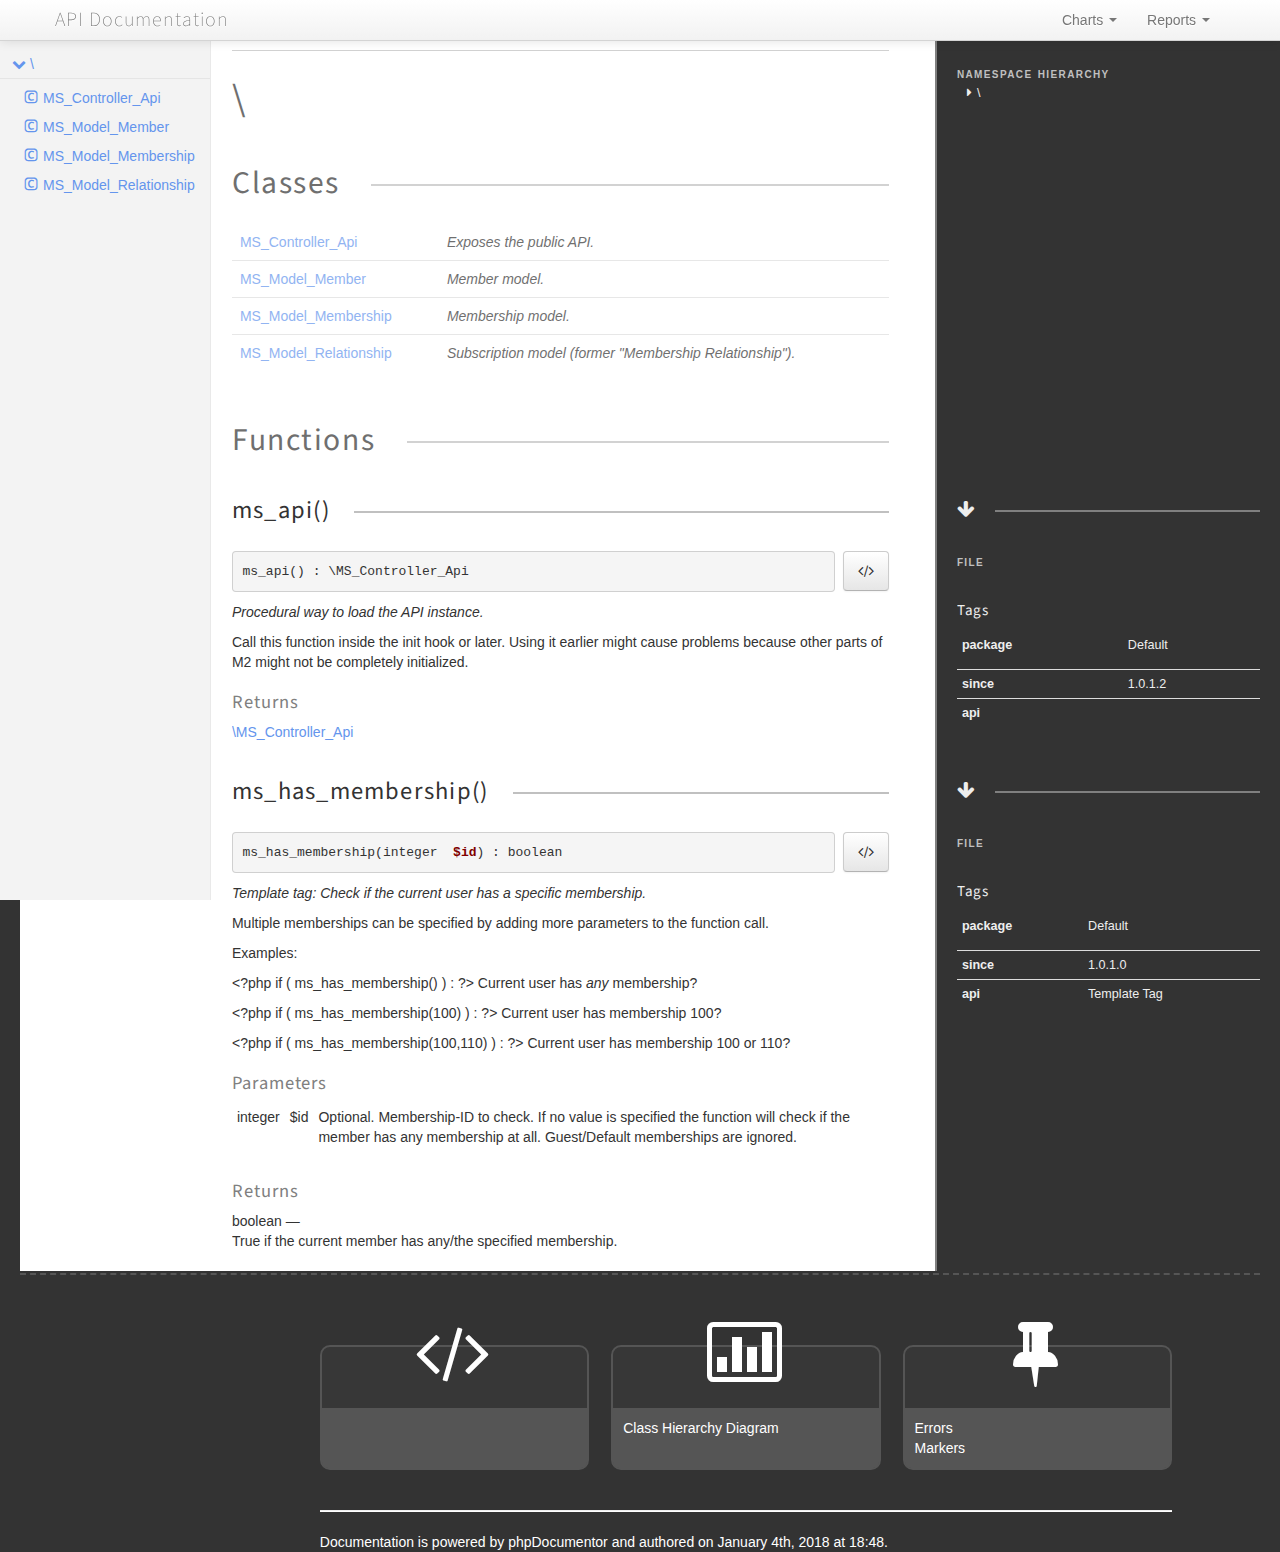
<file: docs/index.html>
<!DOCTYPE html>
<html lang="en">
<head>
    <meta name="viewport" content="width=device-width, initial-scale=1.0, maximum-scale=1.0, user-scalable=0"/>
    <meta charset="utf-8"/>
    <title>API Documentation</title>
    <meta name="author" content=""/>
    <meta name="description" content=""/>

    <link href="css/bootstrap-combined.no-icons.min.css" rel="stylesheet">
    <link href="css/font-awesome.min.css" rel="stylesheet">
    <link href="css/prism.css" rel="stylesheet" media="all"/>
    <link href="css/template.css" rel="stylesheet" media="all"/>
    
    <!--[if lt IE 9]>
    <script src="js/html5.js"></script>
    <![endif]-->
    <script src="js/jquery-1.11.0.min.js"></script>
    <script src="js/ui/1.10.4/jquery-ui.min.js"></script>
    <script src="js/bootstrap.min.js"></script>
    <script src="js/jquery.smooth-scroll.js"></script>
    <script src="js/prism.min.js"></script>
    <!-- TODO: Add http://jscrollpane.kelvinluck.com/ to style the scrollbars for browsers not using webkit-->
    
    <link rel="shortcut icon" href="images/favicon.ico"/>
    <link rel="apple-touch-icon" href="images/apple-touch-icon.png"/>
    <link rel="apple-touch-icon" sizes="72x72" href="images/apple-touch-icon-72x72.png"/>
    <link rel="apple-touch-icon" sizes="114x114" href="images/apple-touch-icon-114x114.png"/>
</head>
<body>

<div class="navbar navbar-fixed-top">
    <div class="navbar-inner">
        <div class="container">
            <a class="btn btn-navbar" data-toggle="collapse" data-target=".nav-collapse">
                <i class="icon-ellipsis-vertical"></i>
            </a>
            <a class="brand" href="index.html">API Documentation</a>

            <div class="nav-collapse">
                <ul class="nav pull-right">
                                        <li class="dropdown" id="charts-menu">
                        <a href="#" class="dropdown-toggle" data-toggle="dropdown">
                            Charts <b class="caret"></b>
                        </a>
                        <ul class="dropdown-menu">
                            <li>
                                <a href="graphs/class.html">
                                    <i class="icon-list-alt"></i>&#160;Class hierarchy diagram
                                </a>
                            </li>
                        </ul>
                    </li>
                    <li class="dropdown" id="reports-menu">
                        <a href="#" class="dropdown-toggle" data-toggle="dropdown">
                            Reports <b class="caret"></b>
                        </a>
                        <ul class="dropdown-menu">
                            <li>
                                <a href="reports/errors.html">
                                                                                                                                                                                                                                                                                                                                                                                                                            <i class="icon-list-alt"></i>&#160;Errors <span class="label label-info pull-right">22</span>
                                </a>
                            </li>
                            <li>
                                <a href="reports/markers.html">
                                                                                                                                                                                                                                                                                                                                                                                                                            <i class="icon-list-alt"></i>&#160;Markers <span class="label label-info pull-right">1</span>
                                </a>
                            </li>
                            <li>
                                <a href="reports/deprecated.html">
                                                                                                            <i class="icon-list-alt"></i>&#160;Deprecated <span class="label label-info pull-right">0</span>
                                </a>
                            </li>
                        </ul>
                    </li>
                </ul>
            </div>
        </div>
    </div>
    <!--<div class="go_to_top">-->
    <!--<a href="#___" style="color: inherit">Back to top&#160;&#160;<i class="icon-upload icon-white"></i></a>-->
    <!--</div>-->
</div>

<div id="___" class="container-fluid">
        <section class="row-fluid">
        <div class="span2 sidebar">
                                <div class="accordion" style="margin-bottom: 0">
        <div class="accordion-group">
            <div class="accordion-heading">
                                    <a class="accordion-toggle " data-toggle="collapse" data-target="#namespace-309502895"></a>
                                <a href="namespaces/default.html" style="margin-left: 30px; padding-left: 0">\</a>
            </div>
            <div id="namespace-309502895" class="accordion-body collapse in">
                <div class="accordion-inner">

                    
                    <ul>
                                                                                                    <li class="class"><a href="classes/MS_Controller_Api.html">MS_Controller_Api</a></li>
                                                    <li class="class"><a href="classes/MS_Model_Member.html">MS_Model_Member</a></li>
                                                    <li class="class"><a href="classes/MS_Model_Membership.html">MS_Model_Membership</a></li>
                                                    <li class="class"><a href="classes/MS_Model_Relationship.html">MS_Model_Relationship</a></li>
                                            </ul>
                </div>
            </div>
        </div>
    </div>

        </div>
    </section>
    <section class="row-fluid">
        <div class="span10 offset2">
            <div class="row-fluid">
                <div class="span8 content namespace">
                    <nav>
                                                
                                            </nav>
                    <h1><small></small>\</h1>

                    
                    
                    
                                        <h2>Classes</h2>
                    <table class="table table-hover">
                                            <tr>
                            <td><a href="classes/MS_Controller_Api.html">MS_Controller_Api</a></td>
                            <td><em>Exposes the public API.</em></td>
                        </tr>
                                            <tr>
                            <td><a href="classes/MS_Model_Member.html">MS_Model_Member</a></td>
                            <td><em>Member model.</em></td>
                        </tr>
                                            <tr>
                            <td><a href="classes/MS_Model_Membership.html">MS_Model_Membership</a></td>
                            <td><em>Membership model.</em></td>
                        </tr>
                                            <tr>
                            <td><a href="classes/MS_Model_Relationship.html">MS_Model_Relationship</a></td>
                            <td><em>Subscription model (former &quot;Membership Relationship&quot;).</em></td>
                        </tr>
                                        </table>
                                    </div>

                <aside class="span4 detailsbar">
                    <dl>
                        <dt>Namespace hierarchy</dt>
                        <dd class="hierarchy">
                                                                                                                                                <div class="namespace-wrapper">\</div>
                        </dd>
                    </dl>
                </aside>
            </div>

            
                        <div class="row-fluid">
                <section class="span8 content namespace">
                    <h2>Functions</h2>
                </section>
                <aside class="span4 detailsbar"></aside>
            </div>

                                        <div class="row-fluid">
        <div class="span8 content class">
            <a id="method_ms_api" name="method_ms_api" class="anchor"></a>
            <article class="method">
                <h3 class=" ">ms_api()</h3>
                <a href="#source-view" role="button" class="pull-right btn" data-toggle="modal" style="font-size: 1.1em; padding: 9px 14px"><i class="icon-code"></i></a>
                <pre class="signature" style="margin-right: 54px;">ms_api() : \MS_Controller_Api</pre>
                <p><em>Procedural way to load the API instance.</em></p>
                <p>Call this function inside the init hook or later. Using it earlier might
cause problems because other parts of M2 might not be completely
initialized.</p>

                
                
                                    <h4>Returns</h4>
                    <a href="classes/MS_Controller_Api.html">\MS_Controller_Api</a>
                                    				
                            </article>
        </div>
        <aside class="span4 detailsbar">
            <h1><i class="icon-arrow-down"></i></h1>
                                                            <dl>
                                    <dt>File</dt>
                    <dd><a href=""><div class="path-wrapper"></div></a></dd>
                                                                            </dl>
            <h2>Tags</h2>
            <table class="table table-condensed">
                                    <tr>
                        <th>
                            package
                        </th>
                        <td>
                                                                                            <p>Default</p>
                                                    </td>
                    </tr>
                                    <tr>
                        <th>
                            since
                        </th>
                        <td>
                                                            1.0.1.2                                
                                                    </td>
                    </tr>
                                    <tr>
                        <th>
                            api
                        </th>
                        <td>
                                                                                            
                                                    </td>
                    </tr>
                            </table>
        </aside>
    </div>

                                        <div class="row-fluid">
        <div class="span8 content class">
            <a id="method_ms_has_membership" name="method_ms_has_membership" class="anchor"></a>
            <article class="method">
                <h3 class=" ">ms_has_membership()</h3>
                <a href="#source-view" role="button" class="pull-right btn" data-toggle="modal" style="font-size: 1.1em; padding: 9px 14px"><i class="icon-code"></i></a>
                <pre class="signature" style="margin-right: 54px;">ms_has_membership(integer  <span class="argument">$id</span>) : boolean</pre>
                <p><em>Template tag: Check if the current user has a specific membership.</em></p>
                <p>Multiple memberships can be specified by adding more parameters to the
function call.</p>
<p>Examples:</p>
<p>&lt;?php if ( ms_has_membership() ) : ?&gt; Current user has <em>any</em> membership?</p>
<p>&lt;?php if ( ms_has_membership(100) ) : ?&gt;  Current user has membership 100?</p>
<p>&lt;?php if ( ms_has_membership(100,110) ) : ?&gt;  Current user has membership 100 or 110?</p>

                                    <h4>Parameters</h4>
                    <table class="table table-condensed table-hover">
                                                    <tr>
                                <td>integer</td>
                                <td>$id </td>
                                <td><p>Optional. Membership-ID to check.
If no value is specified the function will check if the member
has any membership at all. Guest/Default memberships are ignored.</p></td>
                            </tr>
                                            </table>
                
                
                                    <h4>Returns</h4>
                    boolean
                                            &mdash; <p>True if the current member has any/the specified membership.</p>
                                    				
                            </article>
        </div>
        <aside class="span4 detailsbar">
            <h1><i class="icon-arrow-down"></i></h1>
                                                            <dl>
                                    <dt>File</dt>
                    <dd><a href=""><div class="path-wrapper"></div></a></dd>
                                                                            </dl>
            <h2>Tags</h2>
            <table class="table table-condensed">
                                    <tr>
                        <th>
                            package
                        </th>
                        <td>
                                                                                            <p>Default</p>
                                                    </td>
                    </tr>
                                    <tr>
                        <th>
                            since
                        </th>
                        <td>
                                                            1.0.1.0                                
                                                    </td>
                    </tr>
                                    <tr>
                        <th>
                            api
                        </th>
                        <td>
                                                                                            <p>Template Tag</p>
                                                    </td>
                    </tr>
                            </table>
        </aside>
    </div>

                            
        </div>
    </section>

    <footer class="row-fluid">
        <section class="span10 offset2">
            <section class="row-fluid">
                <section class="span10 offset1">
                    <section class="row-fluid footer-sections">
                        <section class="span4">
                                                        <h1><i class="icon-code"></i></h1>
                            <div>
                                <ul>
                                                                    </ul>
                            </div>
                        </section>
                        <section class="span4">
                                                        <h1><i class="icon-bar-chart"></i></h1>
                            <div>
                                <ul>
                                    <li><a href="graphs/class.html">Class Hierarchy Diagram</a></li>
                                </ul>
                            </div>
                        </section>
                        <section class="span4">
                                                        <h1><i class="icon-pushpin"></i></h1>
                            <div>
                                <ul>
                                    <li><a href="reports/errors.html">Errors</a></li>
                                    <li><a href="reports/markers.html">Markers</a></li>
                                </ul>
                            </div>
                        </section>
                    </section>
                </section>
            </section>
            <section class="row-fluid">
                <section class="span10 offset1">
                    <hr />
                    Documentation is powered by <a href="http://www.phpdoc.org/">phpDocumentor </a> and authored
                    on January 4th, 2018 at 18:48.
                </section>
            </section>
        </section>
    </footer>
</div>

</body>
</html>
</file>
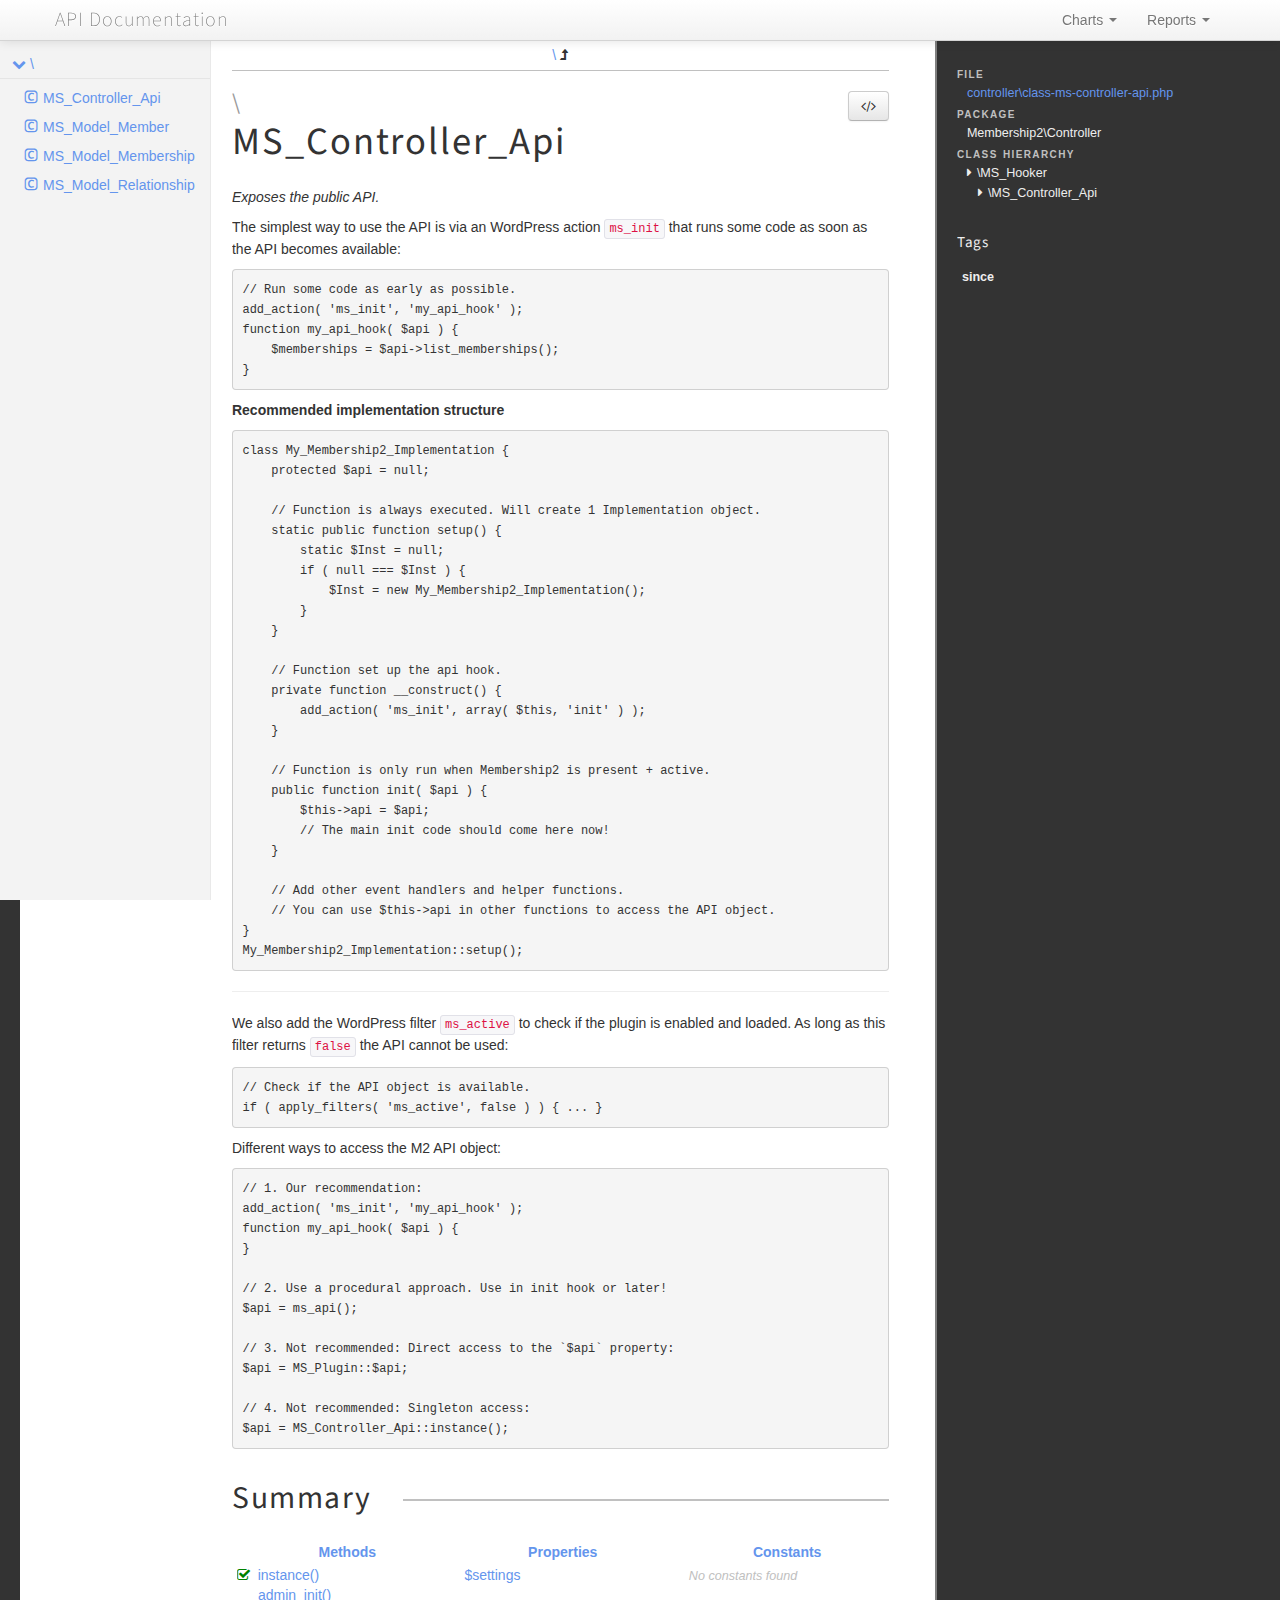
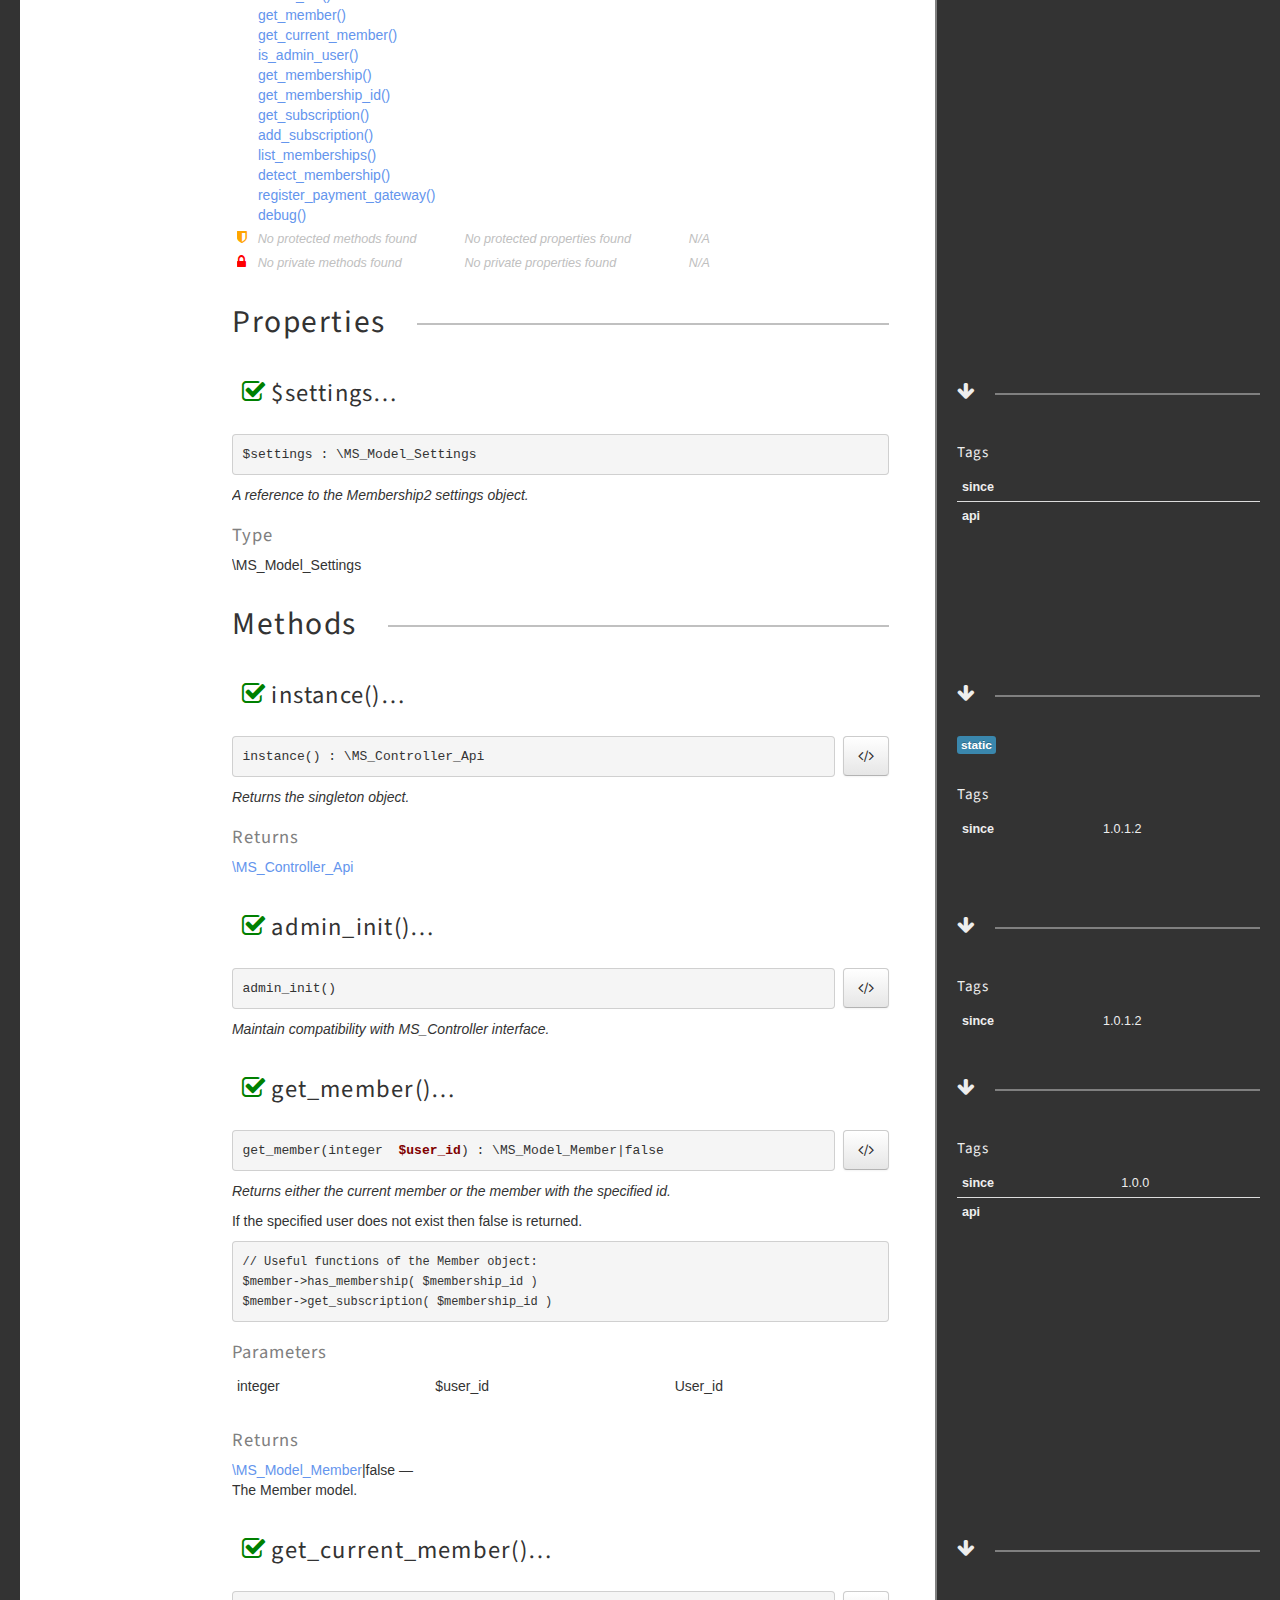
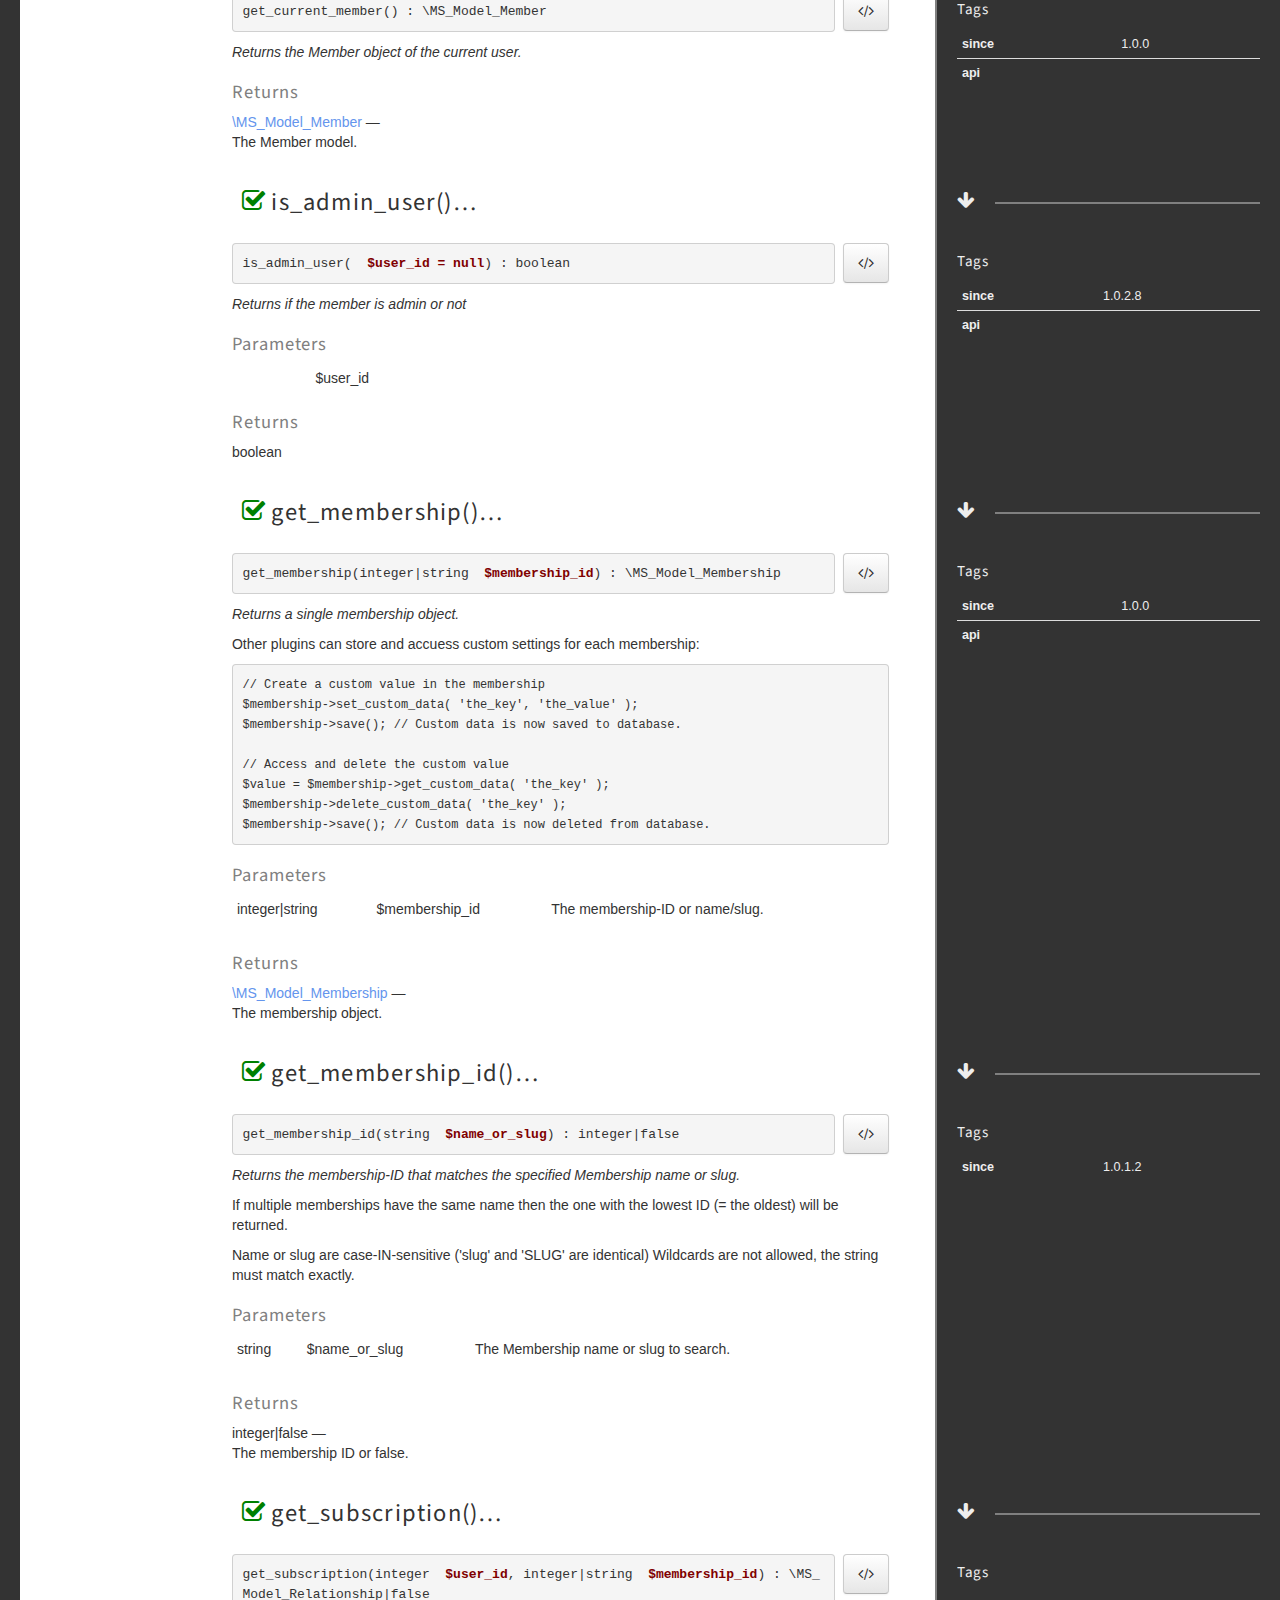
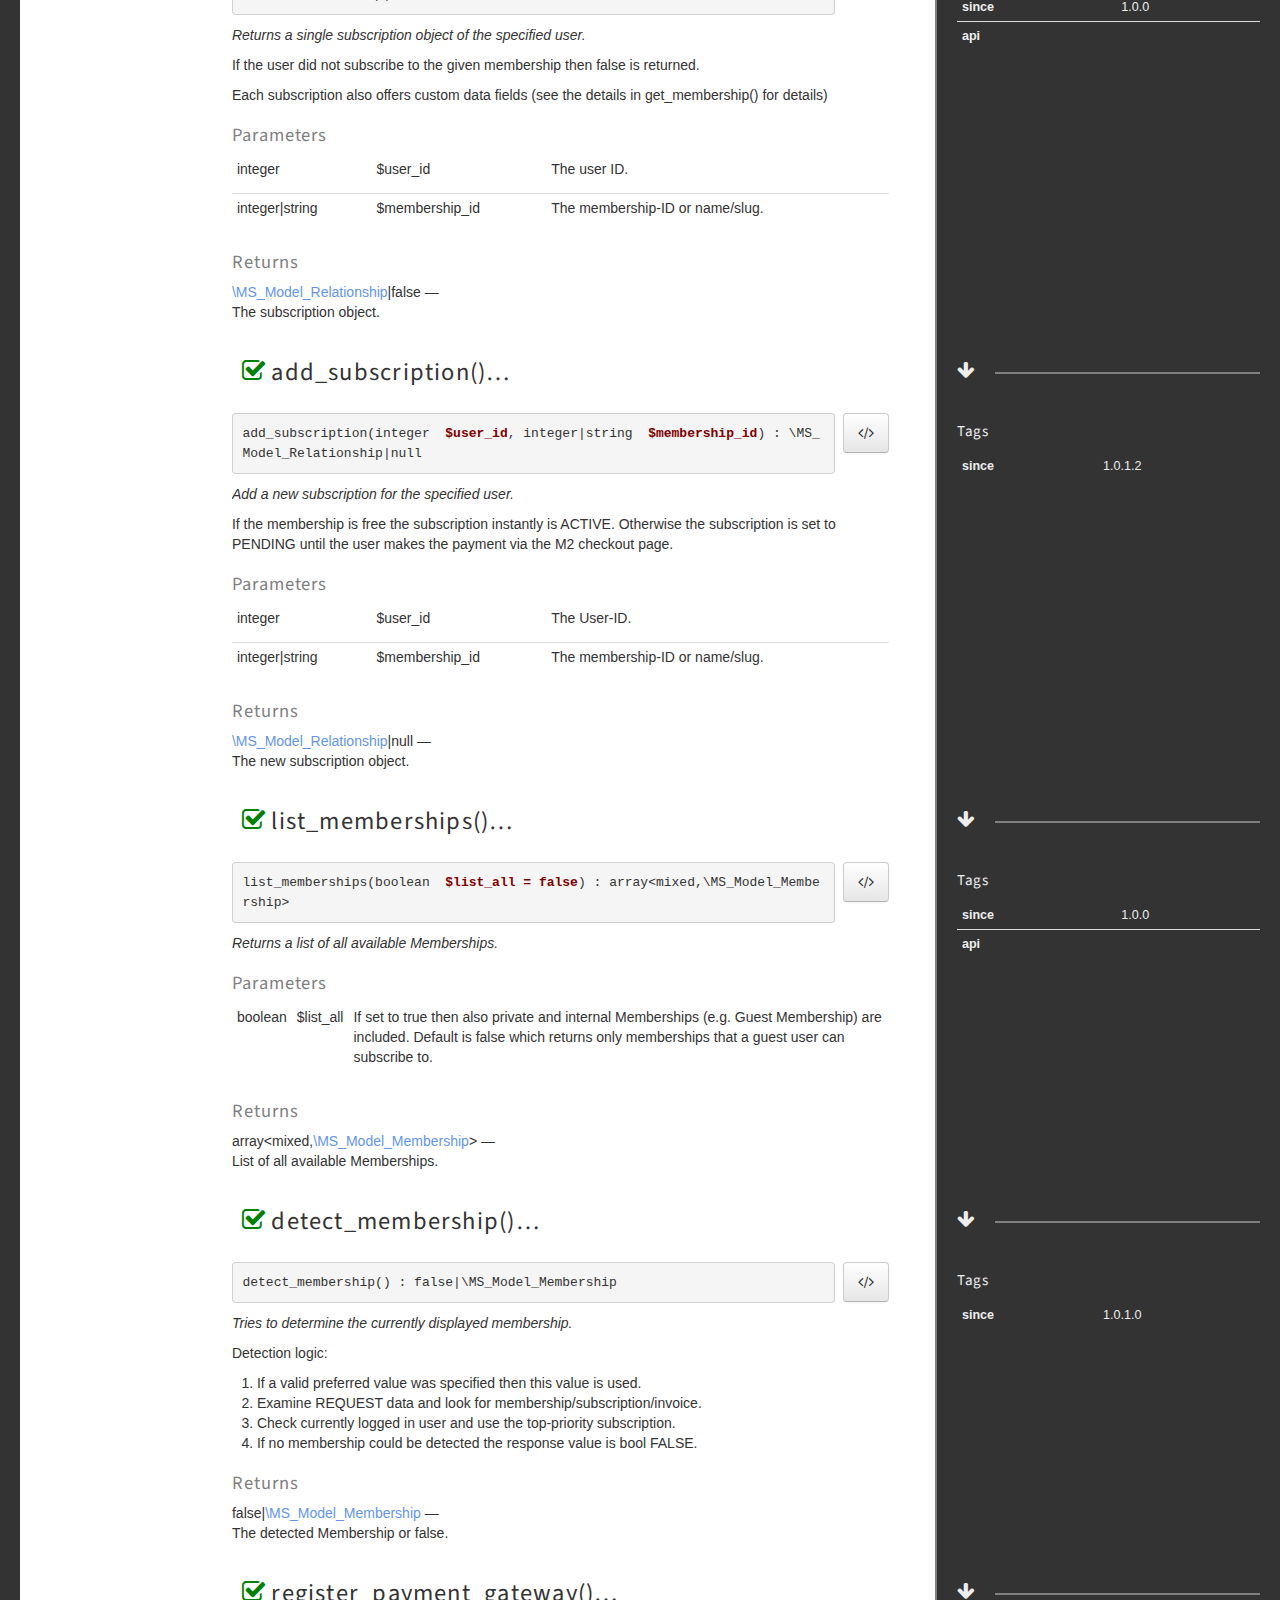
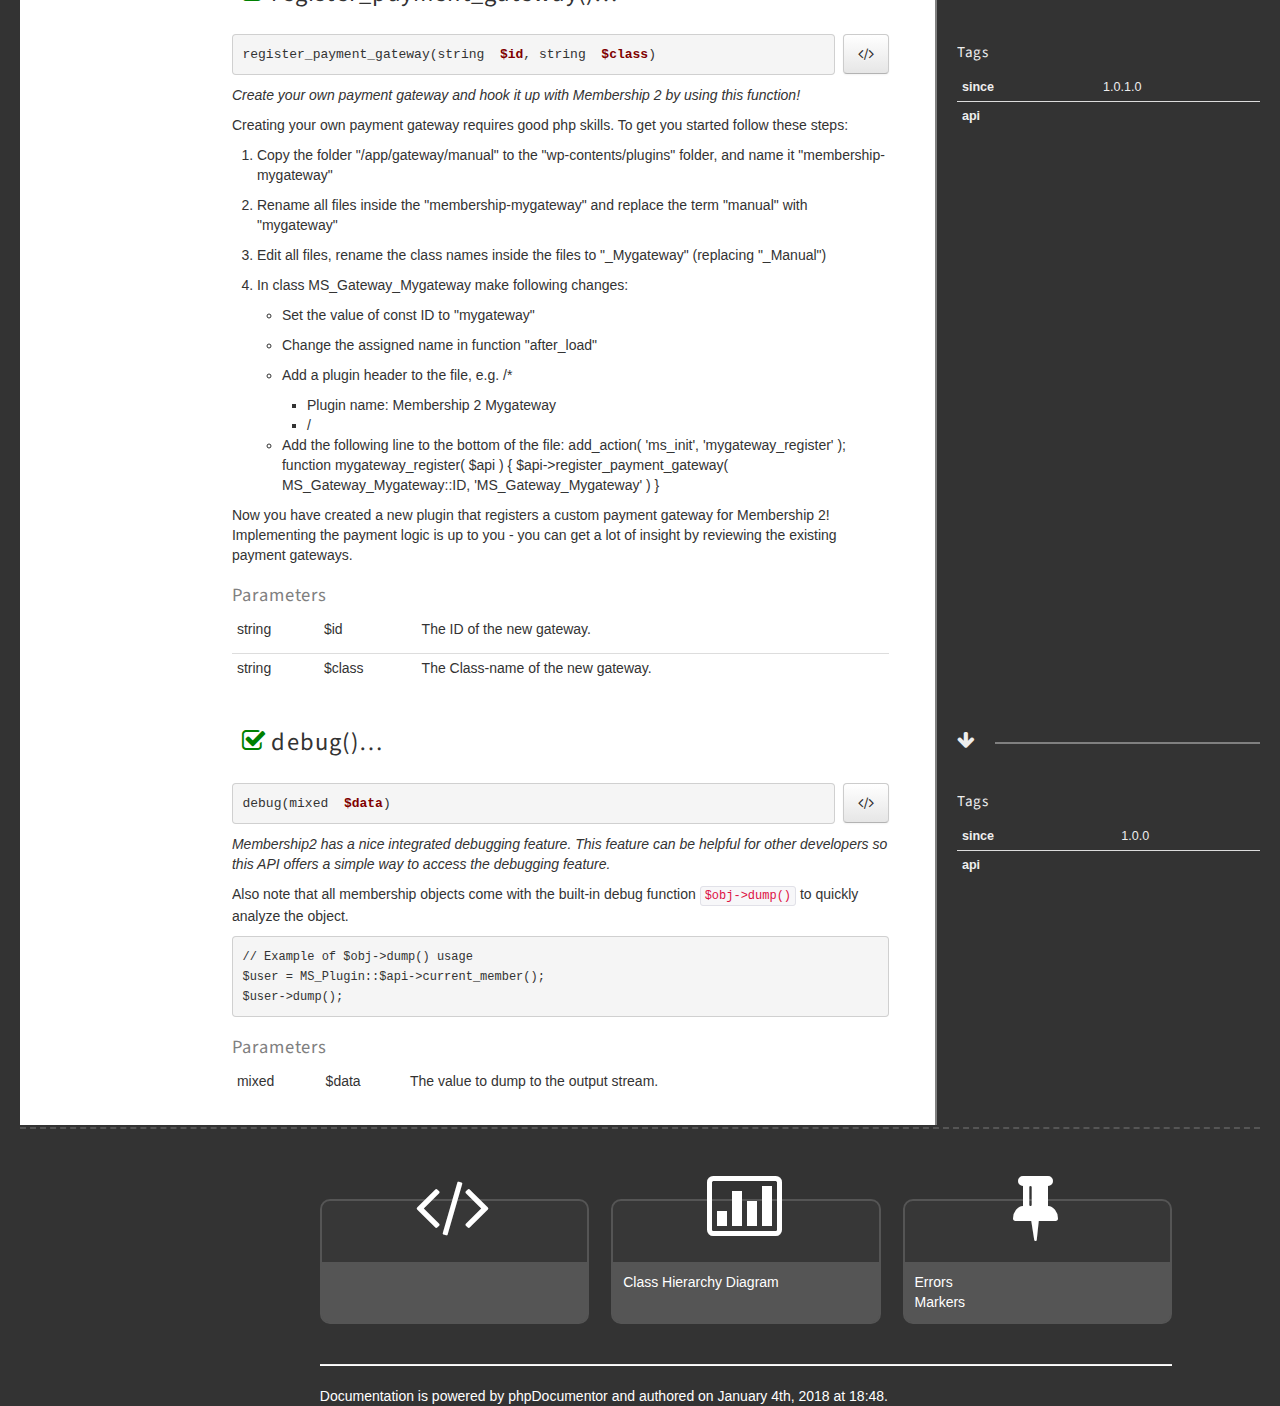
<file: docs/classes/MS_Controller_Api.html>
<!DOCTYPE html>
<html lang="en">
<head>
    <meta name="viewport" content="width=device-width, initial-scale=1.0, maximum-scale=1.0, user-scalable=0"/>
    <meta charset="utf-8"/>
    <title>API Documentation</title>
    <meta name="author" content=""/>
    <meta name="description" content=""/>

    <link href="../css/bootstrap-combined.no-icons.min.css" rel="stylesheet">
    <link href="../css/font-awesome.min.css" rel="stylesheet">
    <link href="../css/prism.css" rel="stylesheet" media="all"/>
    <link href="../css/template.css" rel="stylesheet" media="all"/>
    
    <!--[if lt IE 9]>
    <script src="../js/html5.js"></script>
    <![endif]-->
    <script src="../js/jquery-1.11.0.min.js"></script>
    <script src="../js/ui/1.10.4/jquery-ui.min.js"></script>
    <script src="../js/bootstrap.min.js"></script>
    <script src="../js/jquery.smooth-scroll.js"></script>
    <script src="../js/prism.min.js"></script>
    <!-- TODO: Add http://jscrollpane.kelvinluck.com/ to style the scrollbars for browsers not using webkit-->
    <script type="text/javascript">
    function loadExternalCodeSnippets() {
        Array.prototype.slice.call(document.querySelectorAll('pre[data-src]')).forEach(function (pre) {
            var src = pre.getAttribute('data-src');
            var extension = (src.match(/\.(\w+)$/) || [, ''])[1];
            var language = 'php';

            var code = document.createElement('code');
            code.className = 'language-' + language;

            pre.textContent = '';

            code.textContent = 'Loading…';

            pre.appendChild(code);

            var xhr = new XMLHttpRequest();

            xhr.open('GET', src, true);

            xhr.onreadystatechange = function () {
                if (xhr.readyState == 4) {

                    if (xhr.status < 400 && xhr.responseText) {
                        code.textContent = xhr.responseText;

                        Prism.highlightElement(code);
                    }
                    else if (xhr.status >= 400) {
                        code.textContent = '✖ Error ' + xhr.status + ' while fetching file: ' + xhr.statusText;
                    }
                    else {
                        code.textContent = '✖ Error: File does not exist or is empty';
                    }
                }
            };

            xhr.send(null);
        });
    }

    $(document).ready(function(){
        loadExternalCodeSnippets();
    });
    $('#source-view').on('shown', function () {
        loadExternalCodeSnippets();
    })
</script>

    <link rel="shortcut icon" href="../images/favicon.ico"/>
    <link rel="apple-touch-icon" href="../images/apple-touch-icon.png"/>
    <link rel="apple-touch-icon" sizes="72x72" href="../images/apple-touch-icon-72x72.png"/>
    <link rel="apple-touch-icon" sizes="114x114" href="../images/apple-touch-icon-114x114.png"/>
</head>
<body>

<div class="navbar navbar-fixed-top">
    <div class="navbar-inner">
        <div class="container">
            <a class="btn btn-navbar" data-toggle="collapse" data-target=".nav-collapse">
                <i class="icon-ellipsis-vertical"></i>
            </a>
            <a class="brand" href="../index.html">API Documentation</a>

            <div class="nav-collapse">
                <ul class="nav pull-right">
                                        <li class="dropdown" id="charts-menu">
                        <a href="#" class="dropdown-toggle" data-toggle="dropdown">
                            Charts <b class="caret"></b>
                        </a>
                        <ul class="dropdown-menu">
                            <li>
                                <a href="../graphs/class.html">
                                    <i class="icon-list-alt"></i>&#160;Class hierarchy diagram
                                </a>
                            </li>
                        </ul>
                    </li>
                    <li class="dropdown" id="reports-menu">
                        <a href="#" class="dropdown-toggle" data-toggle="dropdown">
                            Reports <b class="caret"></b>
                        </a>
                        <ul class="dropdown-menu">
                            <li>
                                <a href="../reports/errors.html">
                                                                                                                                                                                                                                                                                                                                                                                                                            <i class="icon-list-alt"></i>&#160;Errors <span class="label label-info pull-right">22</span>
                                </a>
                            </li>
                            <li>
                                <a href="../reports/markers.html">
                                                                                                                                                                                                                                                                                                                                                                                                                            <i class="icon-list-alt"></i>&#160;Markers <span class="label label-info pull-right">1</span>
                                </a>
                            </li>
                            <li>
                                <a href="../reports/deprecated.html">
                                                                                                            <i class="icon-list-alt"></i>&#160;Deprecated <span class="label label-info pull-right">0</span>
                                </a>
                            </li>
                        </ul>
                    </li>
                </ul>
            </div>
        </div>
    </div>
    <!--<div class="go_to_top">-->
    <!--<a href="#___" style="color: inherit">Back to top&#160;&#160;<i class="icon-upload icon-white"></i></a>-->
    <!--</div>-->
</div>

<div id="___" class="container-fluid">
        <section class="row-fluid">
        <div class="span2 sidebar">
                                <div class="accordion" style="margin-bottom: 0">
        <div class="accordion-group">
            <div class="accordion-heading">
                                    <a class="accordion-toggle " data-toggle="collapse" data-target="#namespace-930113296"></a>
                                <a href="../namespaces/default.html" style="margin-left: 30px; padding-left: 0">\</a>
            </div>
            <div id="namespace-930113296" class="accordion-body collapse in">
                <div class="accordion-inner">

                    
                    <ul>
                                                                                                    <li class="class"><a href="../classes/MS_Controller_Api.html">MS_Controller_Api</a></li>
                                                    <li class="class"><a href="../classes/MS_Model_Member.html">MS_Model_Member</a></li>
                                                    <li class="class"><a href="../classes/MS_Model_Membership.html">MS_Model_Membership</a></li>
                                                    <li class="class"><a href="../classes/MS_Model_Relationship.html">MS_Model_Relationship</a></li>
                                            </ul>
                </div>
            </div>
        </div>
    </div>

        </div>
    </section>
    <section class="row-fluid">
        <div class="span10 offset2">
            <div class="row-fluid">
                <div class="span8 content class">
                    <nav>
                                                <a href="../namespaces/default.html">\</a> <i class="icon-level-up"></i>
                                            </nav>
                    <a href="#source-view" role="button" class="pull-right btn" data-toggle="modal"><i class="icon-code"></i></a>

                    <h1><small>\</small>MS_Controller_Api</h1>
                    <p><em>Exposes the public API.</em></p>
                    <p>The simplest way to use the API is via an WordPress action <code>ms_init</code> that
runs some code as soon as the API becomes available:</p>
<pre><code>// Run some code as early as possible.
add_action( 'ms_init', 'my_api_hook' );
function my_api_hook( $api ) {
    $memberships = $api-&gt;list_memberships();
}</code></pre>
<p><strong>Recommended implementation structure</strong></p>
<pre><code>class My_Membership2_Implementation {
    protected $api = null;

    // Function is always executed. Will create 1 Implementation object.
    static public function setup() {
        static $Inst = null;
        if ( null === $Inst ) {
            $Inst = new My_Membership2_Implementation();
        }
    }

    // Function set up the api hook.
    private function __construct() {
        add_action( 'ms_init', array( $this, 'init' ) );
    }

    // Function is only run when Membership2 is present + active.
    public function init( $api ) {
        $this-&gt;api = $api;
        // The main init code should come here now!
    }

    // Add other event handlers and helper functions.
    // You can use $this-&gt;api in other functions to access the API object.
}
My_Membership2_Implementation::setup();</code></pre>
<hr />
<p>We also add the WordPress filter <code>ms_active</code> to check if the plugin is
enabled and loaded. As long as this filter returns <code>false</code> the API cannot
be used:</p>
<pre><code>// Check if the API object is available.
if ( apply_filters( 'ms_active', false ) ) { ... }</code></pre>
<p>Different ways to access the M2 API object:</p>
<pre><code>// 1. Our recommendation:
add_action( 'ms_init', 'my_api_hook' );
function my_api_hook( $api ) {
}

// 2. Use a procedural approach. Use in init hook or later!
$api = ms_api();

// 3. Not recommended: Direct access to the `$api` property:
$api = MS_Plugin::$api;

// 4. Not recommended: Singleton access:
$api = MS_Controller_Api::instance();</code></pre>
                    
                                        
                    <section id="summary">
                        <h2>Summary</h2>
                        <section class="row-fluid heading">
                            <section class="span4">
                                <a href="#methods">Methods</a>
                            </section>
                            <section class="span4">
                                <a href="#properties">Properties</a>
                            </section>
                            <section class="span4">
                                <a href="#constants">Constants</a>
                            </section>
                        </section>
                        <section class="row-fluid public">
                            <section class="span4">
                                                                    <a href="../classes/MS_Controller_Api.html#method_instance" class="">instance()</a><br />
                                                                    <a href="../classes/MS_Controller_Api.html#method_admin_init" class="">admin_init()</a><br />
                                                                    <a href="../classes/MS_Controller_Api.html#method_get_member" class="">get_member()</a><br />
                                                                    <a href="../classes/MS_Controller_Api.html#method_get_current_member" class="">get_current_member()</a><br />
                                                                    <a href="../classes/MS_Controller_Api.html#method_is_admin_user" class="">is_admin_user()</a><br />
                                                                    <a href="../classes/MS_Controller_Api.html#method_get_membership" class="">get_membership()</a><br />
                                                                    <a href="../classes/MS_Controller_Api.html#method_get_membership_id" class="">get_membership_id()</a><br />
                                                                    <a href="../classes/MS_Controller_Api.html#method_get_subscription" class="">get_subscription()</a><br />
                                                                    <a href="../classes/MS_Controller_Api.html#method_add_subscription" class="">add_subscription()</a><br />
                                                                    <a href="../classes/MS_Controller_Api.html#method_list_memberships" class="">list_memberships()</a><br />
                                                                    <a href="../classes/MS_Controller_Api.html#method_detect_membership" class="">detect_membership()</a><br />
                                                                    <a href="../classes/MS_Controller_Api.html#method_register_payment_gateway" class="">register_payment_gateway()</a><br />
                                                                    <a href="../classes/MS_Controller_Api.html#method_debug" class="">debug()</a><br />
                                                            </section>
                            <section class="span4">
                                                                    <a href="../classes/MS_Controller_Api.html#property_settings" class="">$settings</a><br />
                                                            </section>
                            <section class="span4">
                                                                    <em>No constants found</em>
                                                            </section>
                        </section>
                        <section class="row-fluid protected">
                            <section class="span4">
                                                                    <em>No protected methods found</em>
                                                            </section>
                            <section class="span4">
                                                                    <em>No protected properties found</em>
                                                            </section>
                            <section class="span4">
                                <em>N/A</em>
                            </section>
                        </section>
                        <section class="row-fluid private">
                            <section class="span4">
                                                                    <em>No private methods found</em>
                                                            </section>
                            <section class="span4">
                                                                    <em>No private properties found</em>
                                                            </section>
                            <section class="span4">
                                <em>N/A</em>
                            </section>
                        </section>
                    </section>
                </div>
                <aside class="span4 detailsbar">
                                        
                    
                    <dl>
                        <dt>File</dt>
                            <dd><a href="../files/controller.class-ms-controller-api.html"><div class="path-wrapper">controller\class-ms-controller-api.php</div></a></dd>
                                                <dt>Package</dt>
                            <dd><div class="namespace-wrapper">Membership2\Controller</div></dd>
                                                <dt>Class hierarchy</dt>
                            <dd class="hierarchy">
                                                                                                                                                                                                                                                                                                
                                        <div class="namespace-wrapper">\MS_Hooker</div>
                                                                                                    <div class="namespace-wrapper">\MS_Controller_Api</div>
                            </dd>

                        
                        
                        
                        
                                                                        </dl>
                    <h2>Tags</h2>
                    <table class="table table-condensed">
                                            <tr>
                            <th>
                                since
                            </th>
                            <td>
                                                                    
                                                            </td>
                        </tr>
                                        </table>
                </aside>
            </div>

                        
                                    <a id="properties" name="properties"></a>
            <div class="row-fluid">
                <div class="span8 content class">
                    <h2>Properties</h2>
                </div>
                <aside class="span4 detailsbar"></aside>
            </div>

                                    <div class="row-fluid">
        <div class="span8 content class">
            <a id="property_settings" name="property_settings" class="anchor"></a>
            <article class="property">
                <h3 class="public ">$settings</h3>
                <pre class="signature">$settings : \MS_Model_Settings</pre>
                <p><em>A reference to the Membership2 settings object.</em></p>
                

                                <h4>Type</h4>
                \MS_Model_Settings
                                            </article>
        </div>
        <aside class="span4 detailsbar">
            <h1><i class="icon-arrow-down"></i></h1>
                        <dl>
                                                            </dl>
            <h2>Tags</h2>
            <table class="table table-condensed">
                                    <tr>
                        <th>
                            since
                        </th>
                        <td>
                                                            
                                                    </td>
                    </tr>
                                    <tr>
                        <th>
                            api
                        </th>
                        <td>
                                                            
                                                    </td>
                    </tr>
                            </table>
        </aside>
    </div>

                                                            
                                    <a id="methods" name="methods"></a>
            <div class="row-fluid">
                <div class="span8 content class"><h2>Methods</h2></div>
                <aside class="span4 detailsbar"></aside>
            </div>

                                    <div class="row-fluid">
        <div class="span8 content class">
            <a id="method_instance" name="method_instance" class="anchor"></a>
            <article class="method">
                <h3 class="public ">instance()</h3>
                <a href="#source-view" role="button" class="pull-right btn" data-toggle="modal" style="font-size: 1.1em; padding: 9px 14px"><i class="icon-code"></i></a>
                <pre class="signature" style="margin-right: 54px;">instance() : \MS_Controller_Api</pre>
                <p><em>Returns the singleton object.</em></p>
                

                
                
                                    <h4>Returns</h4>
                    <a href="../classes/MS_Controller_Api.html">\MS_Controller_Api</a>
                                    				
                            </article>
        </div>
        <aside class="span4 detailsbar">
            <h1><i class="icon-arrow-down"></i></h1>
                            <span class="label label-info">static</span>
                                                            <dl>
                                                                            </dl>
            <h2>Tags</h2>
            <table class="table table-condensed">
                                    <tr>
                        <th>
                            since
                        </th>
                        <td>
                                                            1.0.1.2                                
                                                    </td>
                    </tr>
                            </table>
        </aside>
    </div>

                                    <div class="row-fluid">
        <div class="span8 content class">
            <a id="method_admin_init" name="method_admin_init" class="anchor"></a>
            <article class="method">
                <h3 class="public ">admin_init()</h3>
                <a href="#source-view" role="button" class="pull-right btn" data-toggle="modal" style="font-size: 1.1em; padding: 9px 14px"><i class="icon-code"></i></a>
                <pre class="signature" style="margin-right: 54px;">admin_init() </pre>
                <p><em>Maintain compatibility with MS_Controller interface.</em></p>
                

                
                
                				
                            </article>
        </div>
        <aside class="span4 detailsbar">
            <h1><i class="icon-arrow-down"></i></h1>
                                                            <dl>
                                                                            </dl>
            <h2>Tags</h2>
            <table class="table table-condensed">
                                    <tr>
                        <th>
                            since
                        </th>
                        <td>
                                                            1.0.1.2                                
                                                    </td>
                    </tr>
                            </table>
        </aside>
    </div>

                                    <div class="row-fluid">
        <div class="span8 content class">
            <a id="method_get_member" name="method_get_member" class="anchor"></a>
            <article class="method">
                <h3 class="public ">get_member()</h3>
                <a href="#source-view" role="button" class="pull-right btn" data-toggle="modal" style="font-size: 1.1em; padding: 9px 14px"><i class="icon-code"></i></a>
                <pre class="signature" style="margin-right: 54px;">get_member(integer  <span class="argument">$user_id</span>) : \MS_Model_Member|false</pre>
                <p><em>Returns either the current member or the member with the specified id.</em></p>
                <p>If the specified user does not exist then false is returned.</p>
<pre><code>// Useful functions of the Member object:
$member-&gt;has_membership( $membership_id )
$member-&gt;get_subscription( $membership_id )</code></pre>

                                    <h4>Parameters</h4>
                    <table class="table table-condensed table-hover">
                                                    <tr>
                                <td>integer</td>
                                <td>$user_id </td>
                                <td><p>User_id</p></td>
                            </tr>
                                            </table>
                
                
                                    <h4>Returns</h4>
                    <a href="../classes/MS_Model_Member.html">\MS_Model_Member</a>|false
                                            &mdash; <p>The Member model.</p>
                                    				
                            </article>
        </div>
        <aside class="span4 detailsbar">
            <h1><i class="icon-arrow-down"></i></h1>
                                                            <dl>
                                                                            </dl>
            <h2>Tags</h2>
            <table class="table table-condensed">
                                    <tr>
                        <th>
                            since
                        </th>
                        <td>
                                                            1.0.0                                
                                                    </td>
                    </tr>
                                    <tr>
                        <th>
                            api
                        </th>
                        <td>
                                                                                            
                                                    </td>
                    </tr>
                            </table>
        </aside>
    </div>

                                    <div class="row-fluid">
        <div class="span8 content class">
            <a id="method_get_current_member" name="method_get_current_member" class="anchor"></a>
            <article class="method">
                <h3 class="public ">get_current_member()</h3>
                <a href="#source-view" role="button" class="pull-right btn" data-toggle="modal" style="font-size: 1.1em; padding: 9px 14px"><i class="icon-code"></i></a>
                <pre class="signature" style="margin-right: 54px;">get_current_member() : \MS_Model_Member</pre>
                <p><em>Returns the Member object of the current user.</em></p>
                

                
                
                                    <h4>Returns</h4>
                    <a href="../classes/MS_Model_Member.html">\MS_Model_Member</a>
                                            &mdash; <p>The Member model.</p>
                                    				
                            </article>
        </div>
        <aside class="span4 detailsbar">
            <h1><i class="icon-arrow-down"></i></h1>
                                                            <dl>
                                                                            </dl>
            <h2>Tags</h2>
            <table class="table table-condensed">
                                    <tr>
                        <th>
                            since
                        </th>
                        <td>
                                                            1.0.0                                
                                                    </td>
                    </tr>
                                    <tr>
                        <th>
                            api
                        </th>
                        <td>
                                                                                            
                                                    </td>
                    </tr>
                            </table>
        </aside>
    </div>

                                    <div class="row-fluid">
        <div class="span8 content class">
            <a id="method_is_admin_user" name="method_is_admin_user" class="anchor"></a>
            <article class="method">
                <h3 class="public ">is_admin_user()</h3>
                <a href="#source-view" role="button" class="pull-right btn" data-toggle="modal" style="font-size: 1.1em; padding: 9px 14px"><i class="icon-code"></i></a>
                <pre class="signature" style="margin-right: 54px;">is_admin_user(  <span class="argument">$user_id = null</span>) : boolean</pre>
                <p><em>Returns if the member is admin or not</em></p>
                

                                    <h4>Parameters</h4>
                    <table class="table table-condensed table-hover">
                                                    <tr>
                                <td></td>
                                <td>$user_id </td>
                                <td></td>
                            </tr>
                                            </table>
                
                
                                    <h4>Returns</h4>
                    boolean
                                    				
                            </article>
        </div>
        <aside class="span4 detailsbar">
            <h1><i class="icon-arrow-down"></i></h1>
                                                            <dl>
                                                                            </dl>
            <h2>Tags</h2>
            <table class="table table-condensed">
                                    <tr>
                        <th>
                            since
                        </th>
                        <td>
                                                            1.0.2.8                                
                                                    </td>
                    </tr>
                                    <tr>
                        <th>
                            api
                        </th>
                        <td>
                                                                                            
                                                    </td>
                    </tr>
                            </table>
        </aside>
    </div>

                                    <div class="row-fluid">
        <div class="span8 content class">
            <a id="method_get_membership" name="method_get_membership" class="anchor"></a>
            <article class="method">
                <h3 class="public ">get_membership()</h3>
                <a href="#source-view" role="button" class="pull-right btn" data-toggle="modal" style="font-size: 1.1em; padding: 9px 14px"><i class="icon-code"></i></a>
                <pre class="signature" style="margin-right: 54px;">get_membership(integer|string  <span class="argument">$membership_id</span>) : \MS_Model_Membership</pre>
                <p><em>Returns a single membership object.</em></p>
                <p>Other plugins can store and accuess custom settings for each membership:</p>
<pre><code>// Create a custom value in the membership
$membership-&gt;set_custom_data( 'the_key', 'the_value' );
$membership-&gt;save(); // Custom data is now saved to database.

// Access and delete the custom value
$value = $membership-&gt;get_custom_data( 'the_key' );
$membership-&gt;delete_custom_data( 'the_key' );
$membership-&gt;save(); // Custom data is now deleted from database.</code></pre>

                                    <h4>Parameters</h4>
                    <table class="table table-condensed table-hover">
                                                    <tr>
                                <td>integer|string</td>
                                <td>$membership_id </td>
                                <td><p>The membership-ID or name/slug.</p></td>
                            </tr>
                                            </table>
                
                
                                    <h4>Returns</h4>
                    <a href="../classes/MS_Model_Membership.html">\MS_Model_Membership</a>
                                            &mdash; <p>The membership object.</p>
                                    				
                            </article>
        </div>
        <aside class="span4 detailsbar">
            <h1><i class="icon-arrow-down"></i></h1>
                                                            <dl>
                                                                            </dl>
            <h2>Tags</h2>
            <table class="table table-condensed">
                                    <tr>
                        <th>
                            since
                        </th>
                        <td>
                                                            1.0.0                                
                                                    </td>
                    </tr>
                                    <tr>
                        <th>
                            api
                        </th>
                        <td>
                                                                                            
                                                    </td>
                    </tr>
                            </table>
        </aside>
    </div>

                                    <div class="row-fluid">
        <div class="span8 content class">
            <a id="method_get_membership_id" name="method_get_membership_id" class="anchor"></a>
            <article class="method">
                <h3 class="public ">get_membership_id()</h3>
                <a href="#source-view" role="button" class="pull-right btn" data-toggle="modal" style="font-size: 1.1em; padding: 9px 14px"><i class="icon-code"></i></a>
                <pre class="signature" style="margin-right: 54px;">get_membership_id(string  <span class="argument">$name_or_slug</span>) : integer|false</pre>
                <p><em>Returns the membership-ID that matches the specified Membership name or
slug.</em></p>
                <p>If multiple memberships have the same name then the one with the lowest
ID (= the oldest) will be returned.</p>
<p>Name or slug are case-IN-sensitive ('slug' and 'SLUG' are identical)
Wildcards are not allowed, the string must match exactly.</p>

                                    <h4>Parameters</h4>
                    <table class="table table-condensed table-hover">
                                                    <tr>
                                <td>string</td>
                                <td>$name_or_slug </td>
                                <td><p>The Membership name or slug to search.</p></td>
                            </tr>
                                            </table>
                
                
                                    <h4>Returns</h4>
                    integer|false
                                            &mdash; <p>The membership ID or false.</p>
                                    				
                            </article>
        </div>
        <aside class="span4 detailsbar">
            <h1><i class="icon-arrow-down"></i></h1>
                                                            <dl>
                                                                            </dl>
            <h2>Tags</h2>
            <table class="table table-condensed">
                                    <tr>
                        <th>
                            since
                        </th>
                        <td>
                                                            1.0.1.2                                
                                                    </td>
                    </tr>
                            </table>
        </aside>
    </div>

                                    <div class="row-fluid">
        <div class="span8 content class">
            <a id="method_get_subscription" name="method_get_subscription" class="anchor"></a>
            <article class="method">
                <h3 class="public ">get_subscription()</h3>
                <a href="#source-view" role="button" class="pull-right btn" data-toggle="modal" style="font-size: 1.1em; padding: 9px 14px"><i class="icon-code"></i></a>
                <pre class="signature" style="margin-right: 54px;">get_subscription(integer  <span class="argument">$user_id</span>, integer|string  <span class="argument">$membership_id</span>) : \MS_Model_Relationship|false</pre>
                <p><em>Returns a single subscription object of the specified user.</em></p>
                <p>If the user did not subscribe to the given membership then false is
returned.</p>
<p>Each subscription also offers custom data fields
(see the details in get_membership() for details)</p>

                                    <h4>Parameters</h4>
                    <table class="table table-condensed table-hover">
                                                    <tr>
                                <td>integer</td>
                                <td>$user_id </td>
                                <td><p>The user ID.</p></td>
                            </tr>
                                                    <tr>
                                <td>integer|string</td>
                                <td>$membership_id </td>
                                <td><p>The membership-ID or name/slug.</p></td>
                            </tr>
                                            </table>
                
                
                                    <h4>Returns</h4>
                    <a href="../classes/MS_Model_Relationship.html">\MS_Model_Relationship</a>|false
                                            &mdash; <p>The subscription object.</p>
                                    				
                            </article>
        </div>
        <aside class="span4 detailsbar">
            <h1><i class="icon-arrow-down"></i></h1>
                                                            <dl>
                                                                            </dl>
            <h2>Tags</h2>
            <table class="table table-condensed">
                                    <tr>
                        <th>
                            since
                        </th>
                        <td>
                                                            1.0.0                                
                                                    </td>
                    </tr>
                                    <tr>
                        <th>
                            api
                        </th>
                        <td>
                                                                                            
                                                    </td>
                    </tr>
                            </table>
        </aside>
    </div>

                                    <div class="row-fluid">
        <div class="span8 content class">
            <a id="method_add_subscription" name="method_add_subscription" class="anchor"></a>
            <article class="method">
                <h3 class="public ">add_subscription()</h3>
                <a href="#source-view" role="button" class="pull-right btn" data-toggle="modal" style="font-size: 1.1em; padding: 9px 14px"><i class="icon-code"></i></a>
                <pre class="signature" style="margin-right: 54px;">add_subscription(integer  <span class="argument">$user_id</span>, integer|string  <span class="argument">$membership_id</span>) : \MS_Model_Relationship|null</pre>
                <p><em>Add a new subscription for the specified user.</em></p>
                <p>If the membership is free the subscription instantly is ACTIVE.
Otherwise the subscription is set to PENDING until the user makes the
payment via the M2 checkout page.</p>

                                    <h4>Parameters</h4>
                    <table class="table table-condensed table-hover">
                                                    <tr>
                                <td>integer</td>
                                <td>$user_id </td>
                                <td><p>The User-ID.</p></td>
                            </tr>
                                                    <tr>
                                <td>integer|string</td>
                                <td>$membership_id </td>
                                <td><p>The membership-ID or name/slug.</p></td>
                            </tr>
                                            </table>
                
                
                                    <h4>Returns</h4>
                    <a href="../classes/MS_Model_Relationship.html">\MS_Model_Relationship</a>|null
                                            &mdash; <p>The new subscription object.</p>
                                    				
                            </article>
        </div>
        <aside class="span4 detailsbar">
            <h1><i class="icon-arrow-down"></i></h1>
                                                            <dl>
                                                                            </dl>
            <h2>Tags</h2>
            <table class="table table-condensed">
                                    <tr>
                        <th>
                            since
                        </th>
                        <td>
                                                            1.0.1.2                                
                                                    </td>
                    </tr>
                            </table>
        </aside>
    </div>

                                    <div class="row-fluid">
        <div class="span8 content class">
            <a id="method_list_memberships" name="method_list_memberships" class="anchor"></a>
            <article class="method">
                <h3 class="public ">list_memberships()</h3>
                <a href="#source-view" role="button" class="pull-right btn" data-toggle="modal" style="font-size: 1.1em; padding: 9px 14px"><i class="icon-code"></i></a>
                <pre class="signature" style="margin-right: 54px;">list_memberships(boolean  <span class="argument">$list_all = false</span>) : array&lt;mixed,\MS_Model_Membership&gt;</pre>
                <p><em>Returns a list of all available Memberships.</em></p>
                

                                    <h4>Parameters</h4>
                    <table class="table table-condensed table-hover">
                                                    <tr>
                                <td>boolean</td>
                                <td>$list_all </td>
                                <td><p>If set to true then also private and internal
Memberships (e.g. Guest Membership) are included.
Default is false which returns only memberships that a guest user
can subscribe to.</p></td>
                            </tr>
                                            </table>
                
                
                                    <h4>Returns</h4>
                    array&lt;mixed,<a href="../classes/MS_Model_Membership.html">\MS_Model_Membership</a>&gt;
                                            &mdash; <p>List of all available Memberships.</p>
                                    				
                            </article>
        </div>
        <aside class="span4 detailsbar">
            <h1><i class="icon-arrow-down"></i></h1>
                                                            <dl>
                                                                            </dl>
            <h2>Tags</h2>
            <table class="table table-condensed">
                                    <tr>
                        <th>
                            since
                        </th>
                        <td>
                                                            1.0.0                                
                                                    </td>
                    </tr>
                                    <tr>
                        <th>
                            api
                        </th>
                        <td>
                                                                                            
                                                    </td>
                    </tr>
                            </table>
        </aside>
    </div>

                                    <div class="row-fluid">
        <div class="span8 content class">
            <a id="method_detect_membership" name="method_detect_membership" class="anchor"></a>
            <article class="method">
                <h3 class="public ">detect_membership()</h3>
                <a href="#source-view" role="button" class="pull-right btn" data-toggle="modal" style="font-size: 1.1em; padding: 9px 14px"><i class="icon-code"></i></a>
                <pre class="signature" style="margin-right: 54px;">detect_membership() : false|\MS_Model_Membership</pre>
                <p><em>Tries to determine the currently displayed membership.</em></p>
                <p>Detection logic:</p>
<ol>
<li>If a valid preferred value was specified then this value is used.</li>
<li>Examine REQUEST data and look for membership/subscription/invoice.</li>
<li>Check currently logged in user and use the top-priority subscription.</li>
<li>If no membership could be detected the response value is bool FALSE.</li>
</ol>

                
                
                                    <h4>Returns</h4>
                    false|<a href="../classes/MS_Model_Membership.html">\MS_Model_Membership</a>
                                            &mdash; <p>The detected Membership or false.</p>
                                    				
                            </article>
        </div>
        <aside class="span4 detailsbar">
            <h1><i class="icon-arrow-down"></i></h1>
                                                            <dl>
                                                                            </dl>
            <h2>Tags</h2>
            <table class="table table-condensed">
                                    <tr>
                        <th>
                            since
                        </th>
                        <td>
                                                            1.0.1.0                                
                                                    </td>
                    </tr>
                            </table>
        </aside>
    </div>

                                    <div class="row-fluid">
        <div class="span8 content class">
            <a id="method_register_payment_gateway" name="method_register_payment_gateway" class="anchor"></a>
            <article class="method">
                <h3 class="public ">register_payment_gateway()</h3>
                <a href="#source-view" role="button" class="pull-right btn" data-toggle="modal" style="font-size: 1.1em; padding: 9px 14px"><i class="icon-code"></i></a>
                <pre class="signature" style="margin-right: 54px;">register_payment_gateway(string  <span class="argument">$id</span>, string  <span class="argument">$class</span>) </pre>
                <p><em>Create your own payment gateway and hook it up with Membership 2 by using
this function!</em></p>
                <p>Creating your own payment gateway requires good php skills. To get you
started follow these steps:</p>
<ol>
<li>
<p>Copy the folder &quot;/app/gateway/manual&quot; to the &quot;wp-contents/plugins&quot;
folder, and name it &quot;membership-mygateway&quot;</p>
</li>
<li>
<p>Rename all files inside the &quot;membership-mygateway&quot; and replace the
term &quot;manual&quot; with &quot;mygateway&quot;</p>
</li>
<li>
<p>Edit all files, rename the class names inside the files to
&quot;_Mygateway&quot; (replacing &quot;_Manual&quot;)</p>
</li>
<li>
<p>In class MS_Gateway_Mygateway make following changes:</p>
<ul>
<li>
<p>Set the value of const ID to &quot;mygateway&quot;</p>
</li>
<li>
<p>Change the assigned name in function &quot;after_load&quot;</p>
</li>
<li>
<p>Add a plugin header to the file, e.g.
/*</p>
<ul>
<li>Plugin name: Membership 2 Mygateway</li>
<li>/</li>
</ul>
</li>
<li>Add the following line to the bottom of the file:
add_action( 'ms_init', 'mygateway_register' );
function mygateway_register( $api ) {
$api-&gt;register_payment_gateway(
MS_Gateway_Mygateway::ID,
'MS_Gateway_Mygateway'
)
}</li>
</ul>
</li>
</ol>
<p>Now you have created a new plugin that registers a custom payment gateway
for Membership 2! Implementing the payment logic is up to you - you can
get a lot of insight by reviewing the existing payment gateways.</p>

                                    <h4>Parameters</h4>
                    <table class="table table-condensed table-hover">
                                                    <tr>
                                <td>string</td>
                                <td>$id </td>
                                <td><p>The ID of the new gateway.</p></td>
                            </tr>
                                                    <tr>
                                <td>string</td>
                                <td>$class </td>
                                <td><p>The Class-name of the new gateway.</p></td>
                            </tr>
                                            </table>
                
                
                				
                            </article>
        </div>
        <aside class="span4 detailsbar">
            <h1><i class="icon-arrow-down"></i></h1>
                                                            <dl>
                                                                            </dl>
            <h2>Tags</h2>
            <table class="table table-condensed">
                                    <tr>
                        <th>
                            since
                        </th>
                        <td>
                                                            1.0.1.0                                
                                                    </td>
                    </tr>
                                    <tr>
                        <th>
                            api
                        </th>
                        <td>
                                                                                            
                                                    </td>
                    </tr>
                            </table>
        </aside>
    </div>

                                    <div class="row-fluid">
        <div class="span8 content class">
            <a id="method_debug" name="method_debug" class="anchor"></a>
            <article class="method">
                <h3 class="public ">debug()</h3>
                <a href="#source-view" role="button" class="pull-right btn" data-toggle="modal" style="font-size: 1.1em; padding: 9px 14px"><i class="icon-code"></i></a>
                <pre class="signature" style="margin-right: 54px;">debug(mixed  <span class="argument">$data</span>) </pre>
                <p><em>Membership2 has a nice integrated debugging feature. This feature can be
helpful for other developers so this API offers a simple way to access
the debugging feature.</em></p>
                <p>Also note that all membership objects come with the built-in debug
function <code>$obj-&gt;dump()</code> to quickly analyze the object.</p>
<pre><code>// Example of $obj-&gt;dump() usage
$user = MS_Plugin::$api-&gt;current_member();
$user-&gt;dump();</code></pre>

                                    <h4>Parameters</h4>
                    <table class="table table-condensed table-hover">
                                                    <tr>
                                <td>mixed</td>
                                <td>$data </td>
                                <td><p>The value to dump to the output stream.</p></td>
                            </tr>
                                            </table>
                
                
                				
                            </article>
        </div>
        <aside class="span4 detailsbar">
            <h1><i class="icon-arrow-down"></i></h1>
                                                            <dl>
                                                                            </dl>
            <h2>Tags</h2>
            <table class="table table-condensed">
                                    <tr>
                        <th>
                            since
                        </th>
                        <td>
                                                            1.0.0                                
                                                    </td>
                    </tr>
                                    <tr>
                        <th>
                            api
                        </th>
                        <td>
                                                                                            
                                                    </td>
                    </tr>
                            </table>
        </aside>
    </div>

                                                                    </div>
    </section>

    <div id="source-view" class="modal hide fade" tabindex="-1" role="dialog" aria-labelledby="source-view-label" aria-hidden="true">
        <div class="modal-header">
            <button type="button" class="close" data-dismiss="modal" aria-hidden="true">×</button>
            <h3 id="source-view-label">class-ms-controller-api.php</h3>
        </div>
        <div class="modal-body">
            <pre data-src="../files/controller\class-ms-controller-api.php.txt" class="language-php line-numbers"></pre>
        </div>
    </div>

    <footer class="row-fluid">
        <section class="span10 offset2">
            <section class="row-fluid">
                <section class="span10 offset1">
                    <section class="row-fluid footer-sections">
                        <section class="span4">
                                                        <h1><i class="icon-code"></i></h1>
                            <div>
                                <ul>
                                                                    </ul>
                            </div>
                        </section>
                        <section class="span4">
                                                        <h1><i class="icon-bar-chart"></i></h1>
                            <div>
                                <ul>
                                    <li><a href="../graphs/class.html">Class Hierarchy Diagram</a></li>
                                </ul>
                            </div>
                        </section>
                        <section class="span4">
                                                        <h1><i class="icon-pushpin"></i></h1>
                            <div>
                                <ul>
                                    <li><a href="../reports/errors.html">Errors</a></li>
                                    <li><a href="../reports/markers.html">Markers</a></li>
                                </ul>
                            </div>
                        </section>
                    </section>
                </section>
            </section>
            <section class="row-fluid">
                <section class="span10 offset1">
                    <hr />
                    Documentation is powered by <a href="http://www.phpdoc.org/">phpDocumentor </a> and authored
                    on January 4th, 2018 at 18:48.
                </section>
            </section>
        </section>
    </footer>
</div>

</body>
</html>
</file>
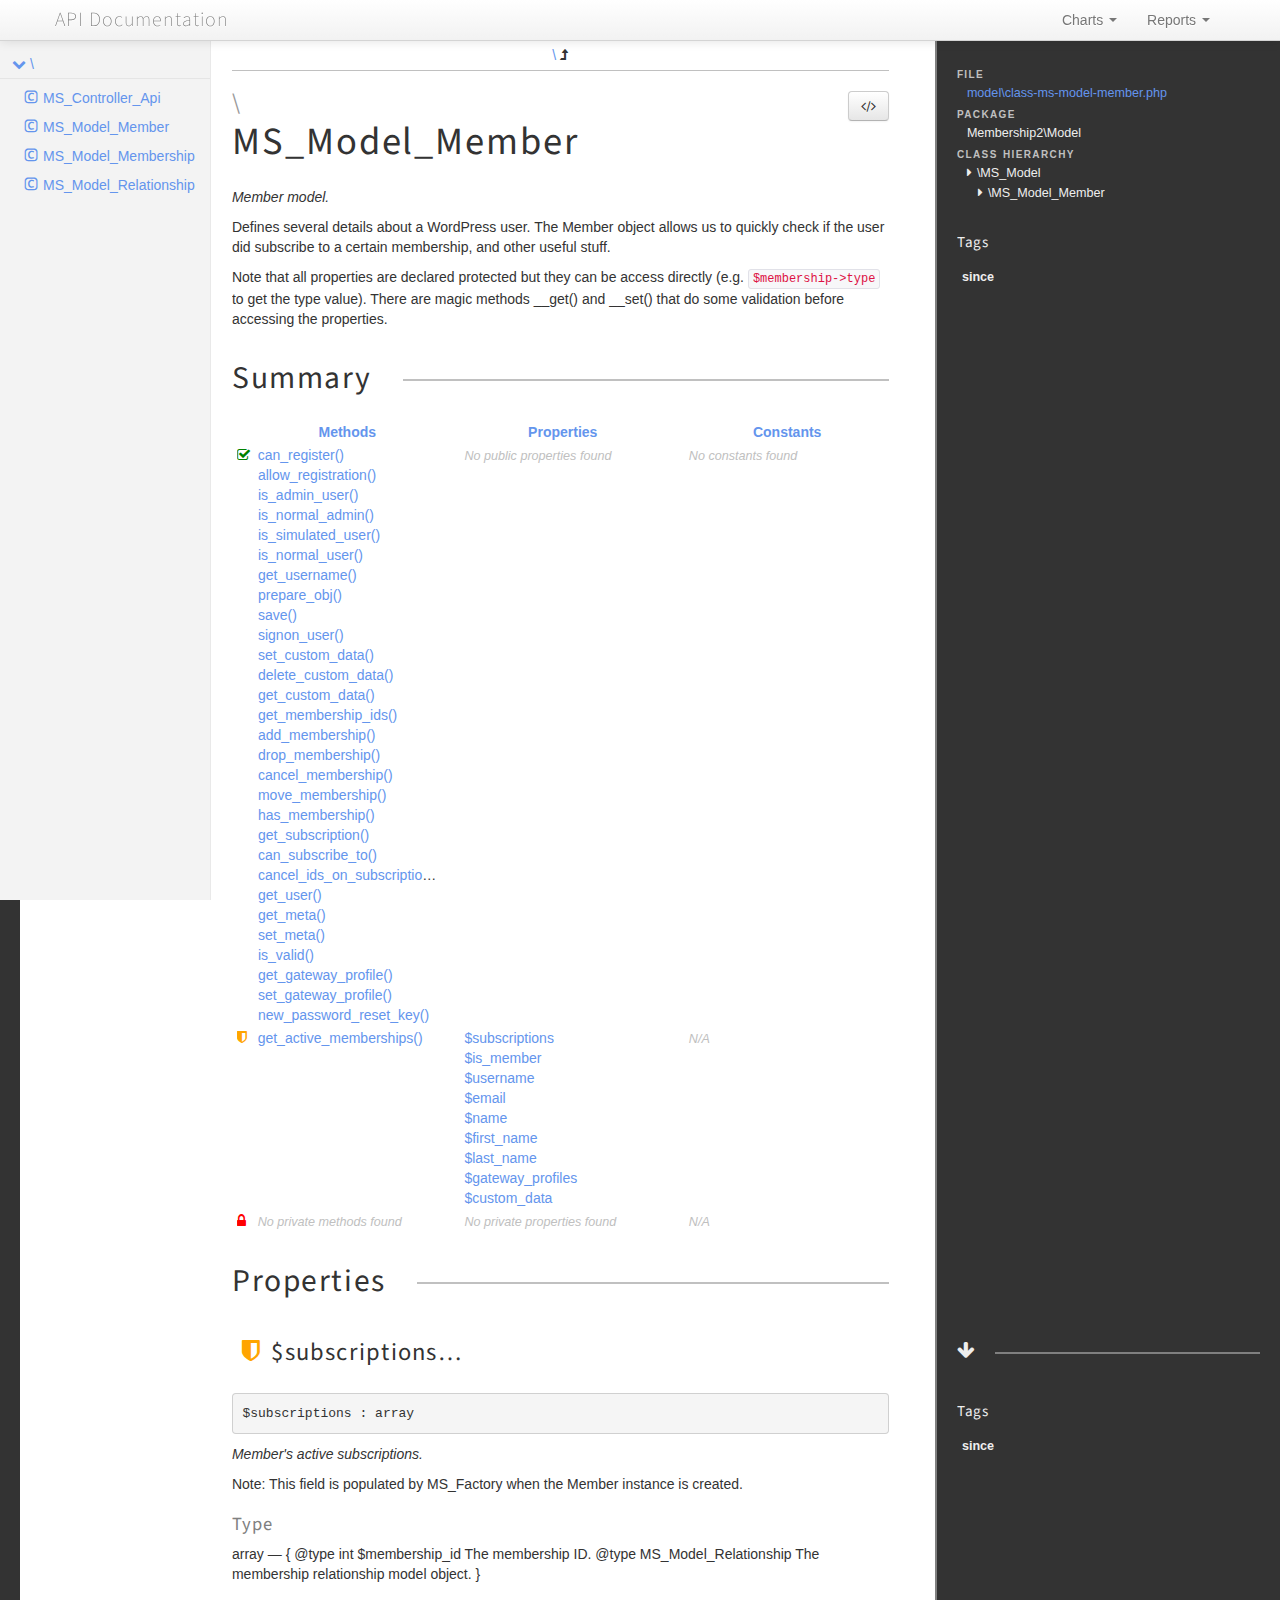
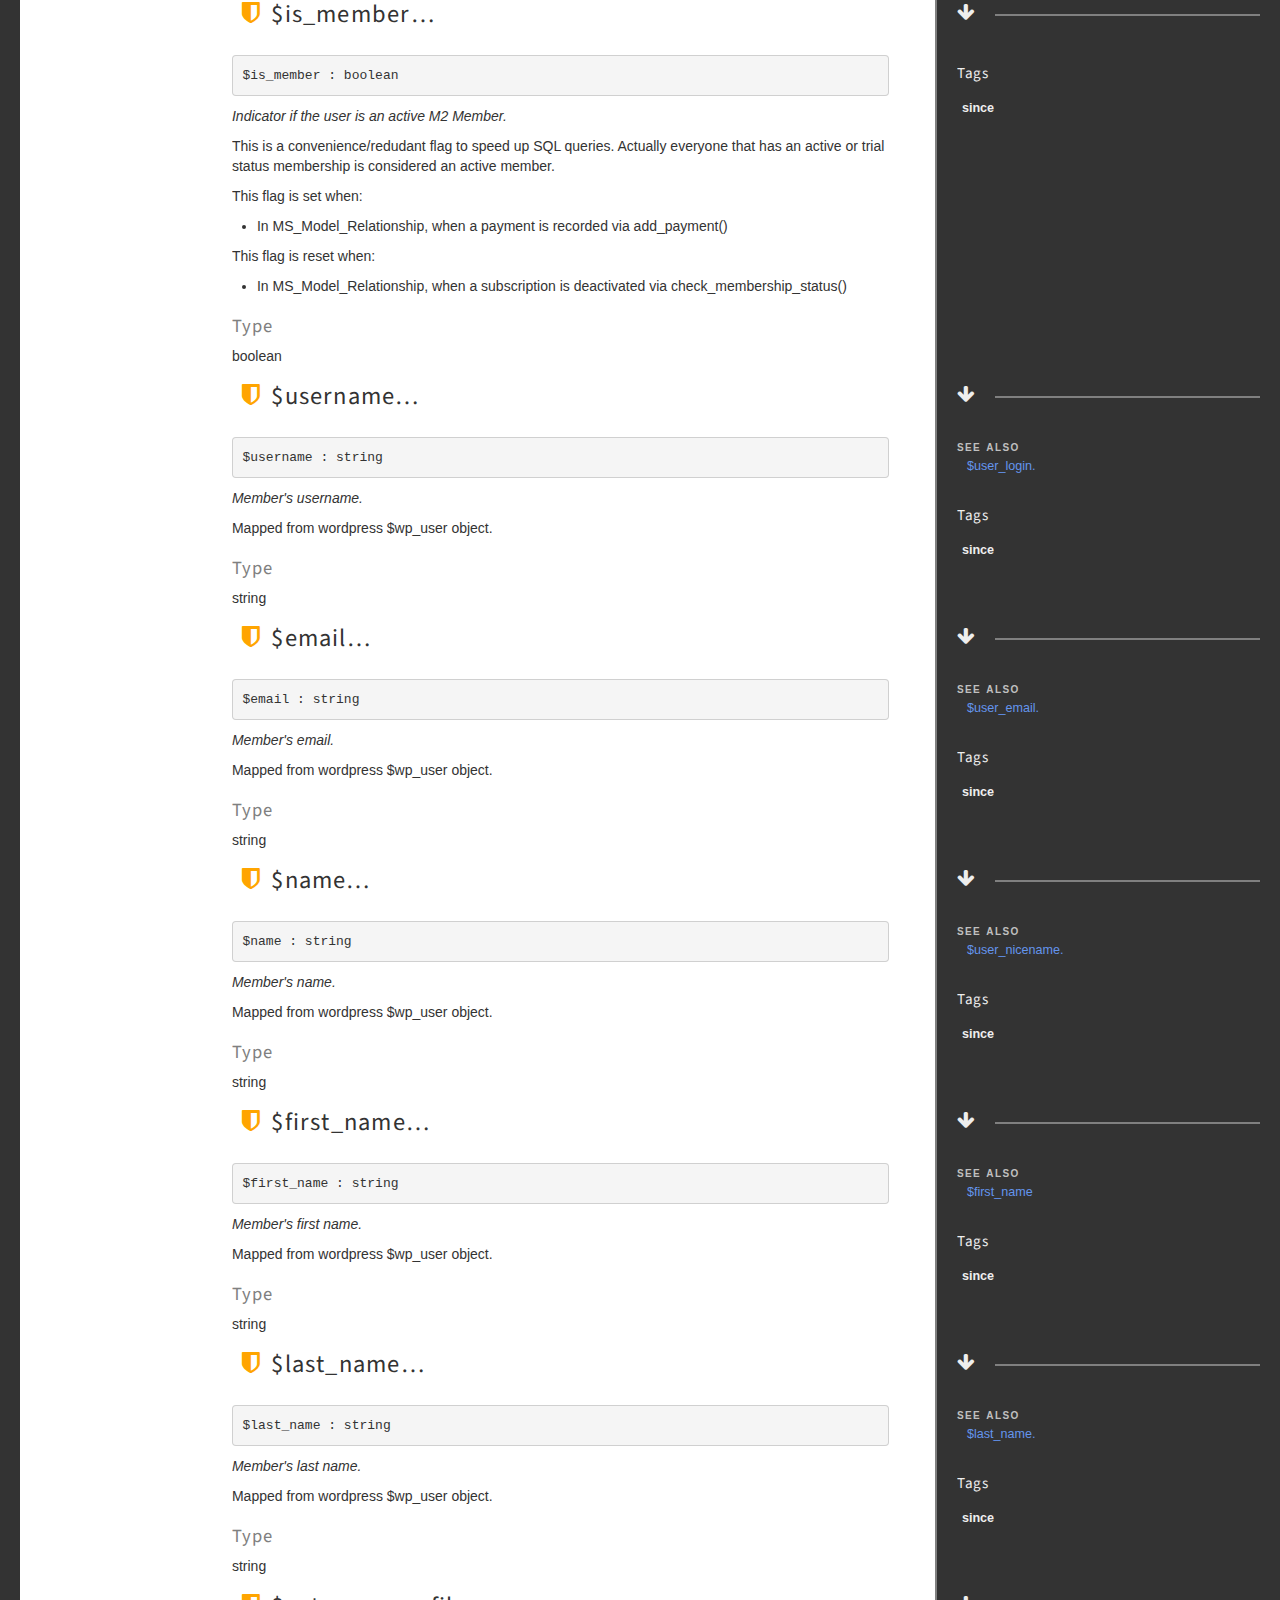
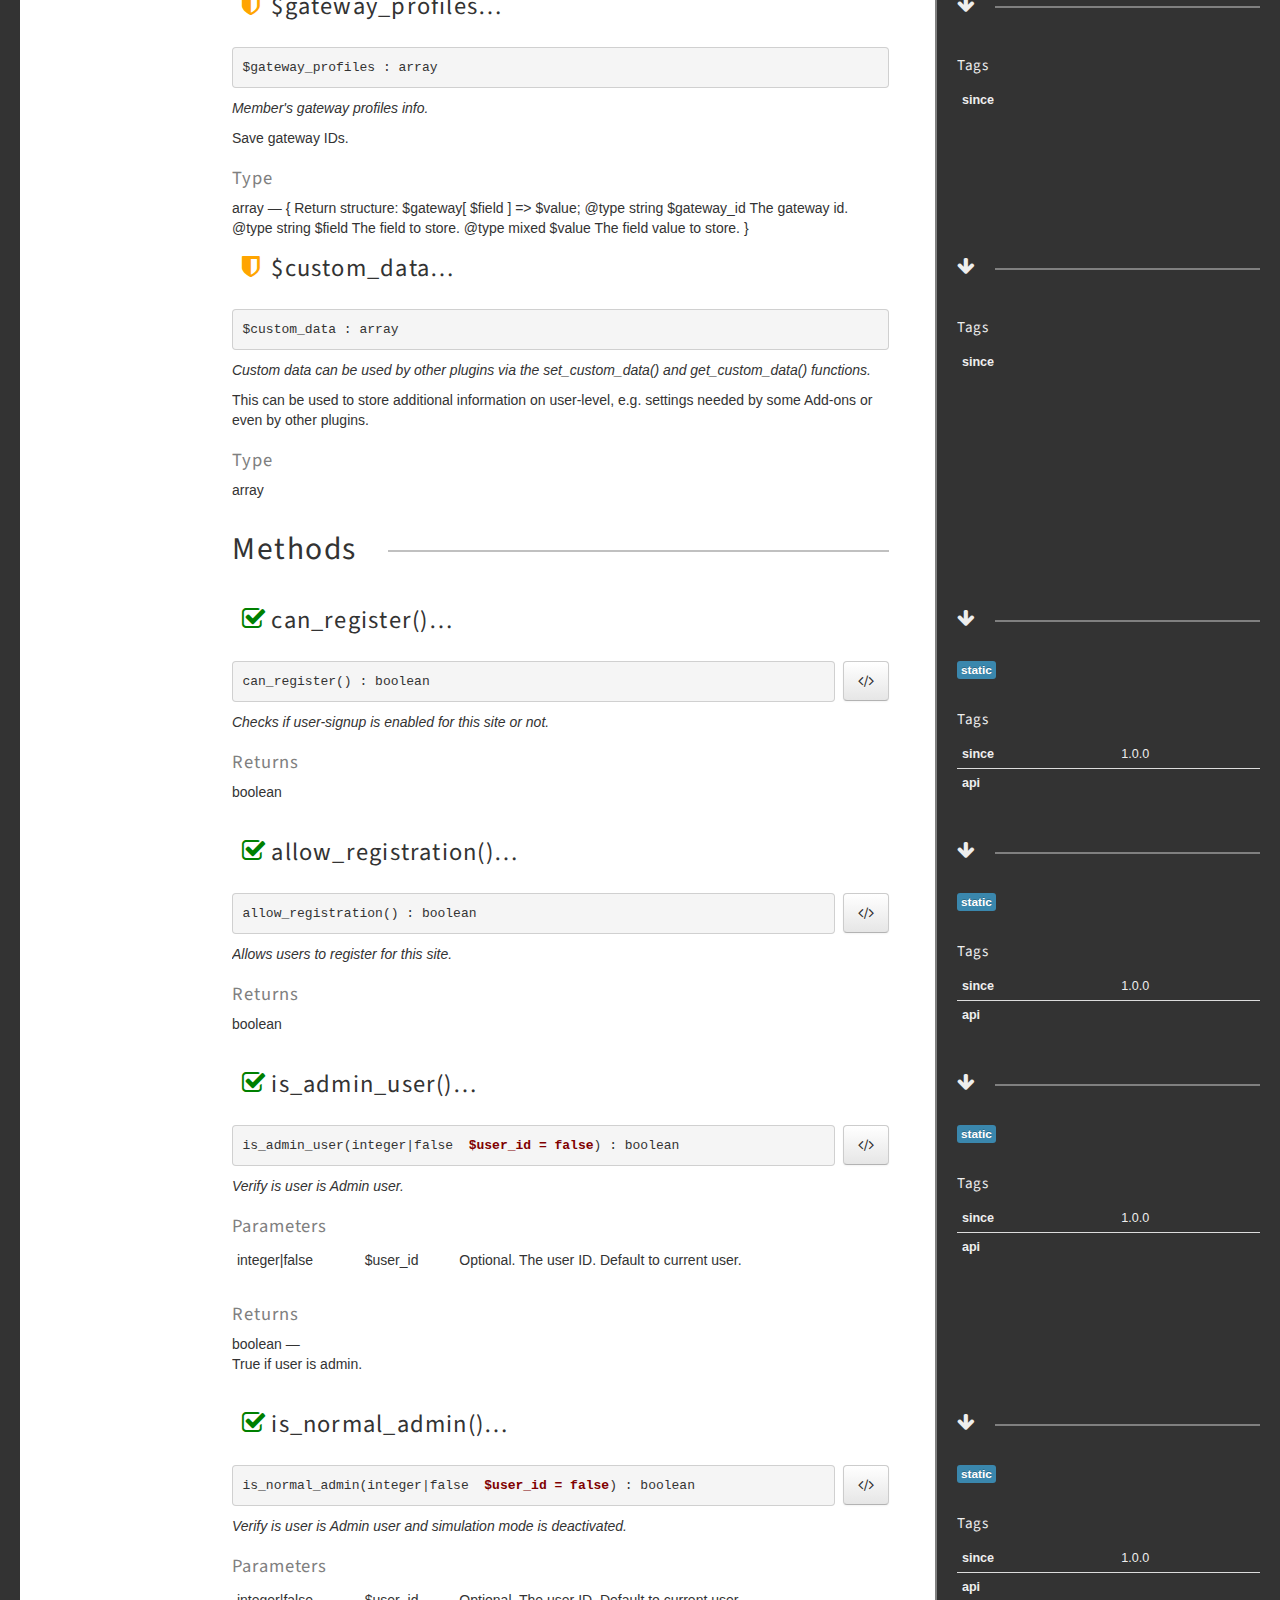
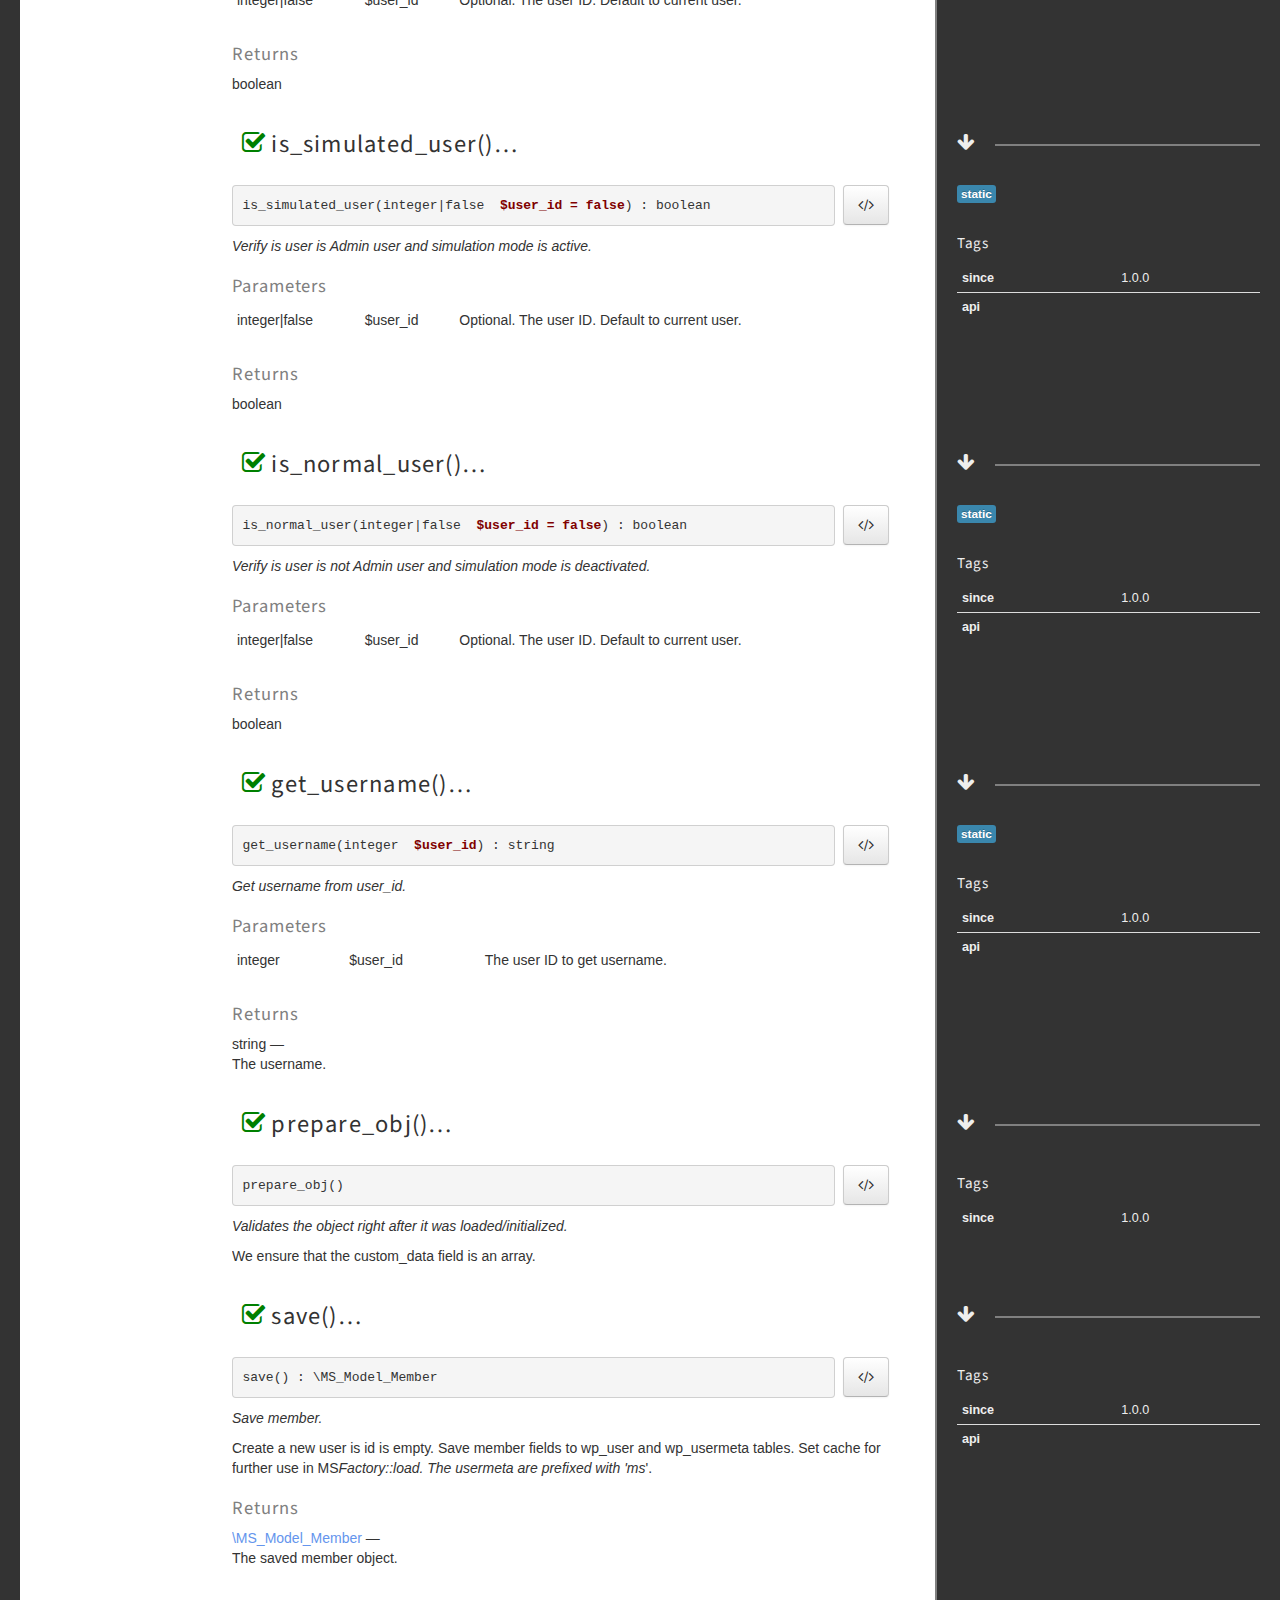
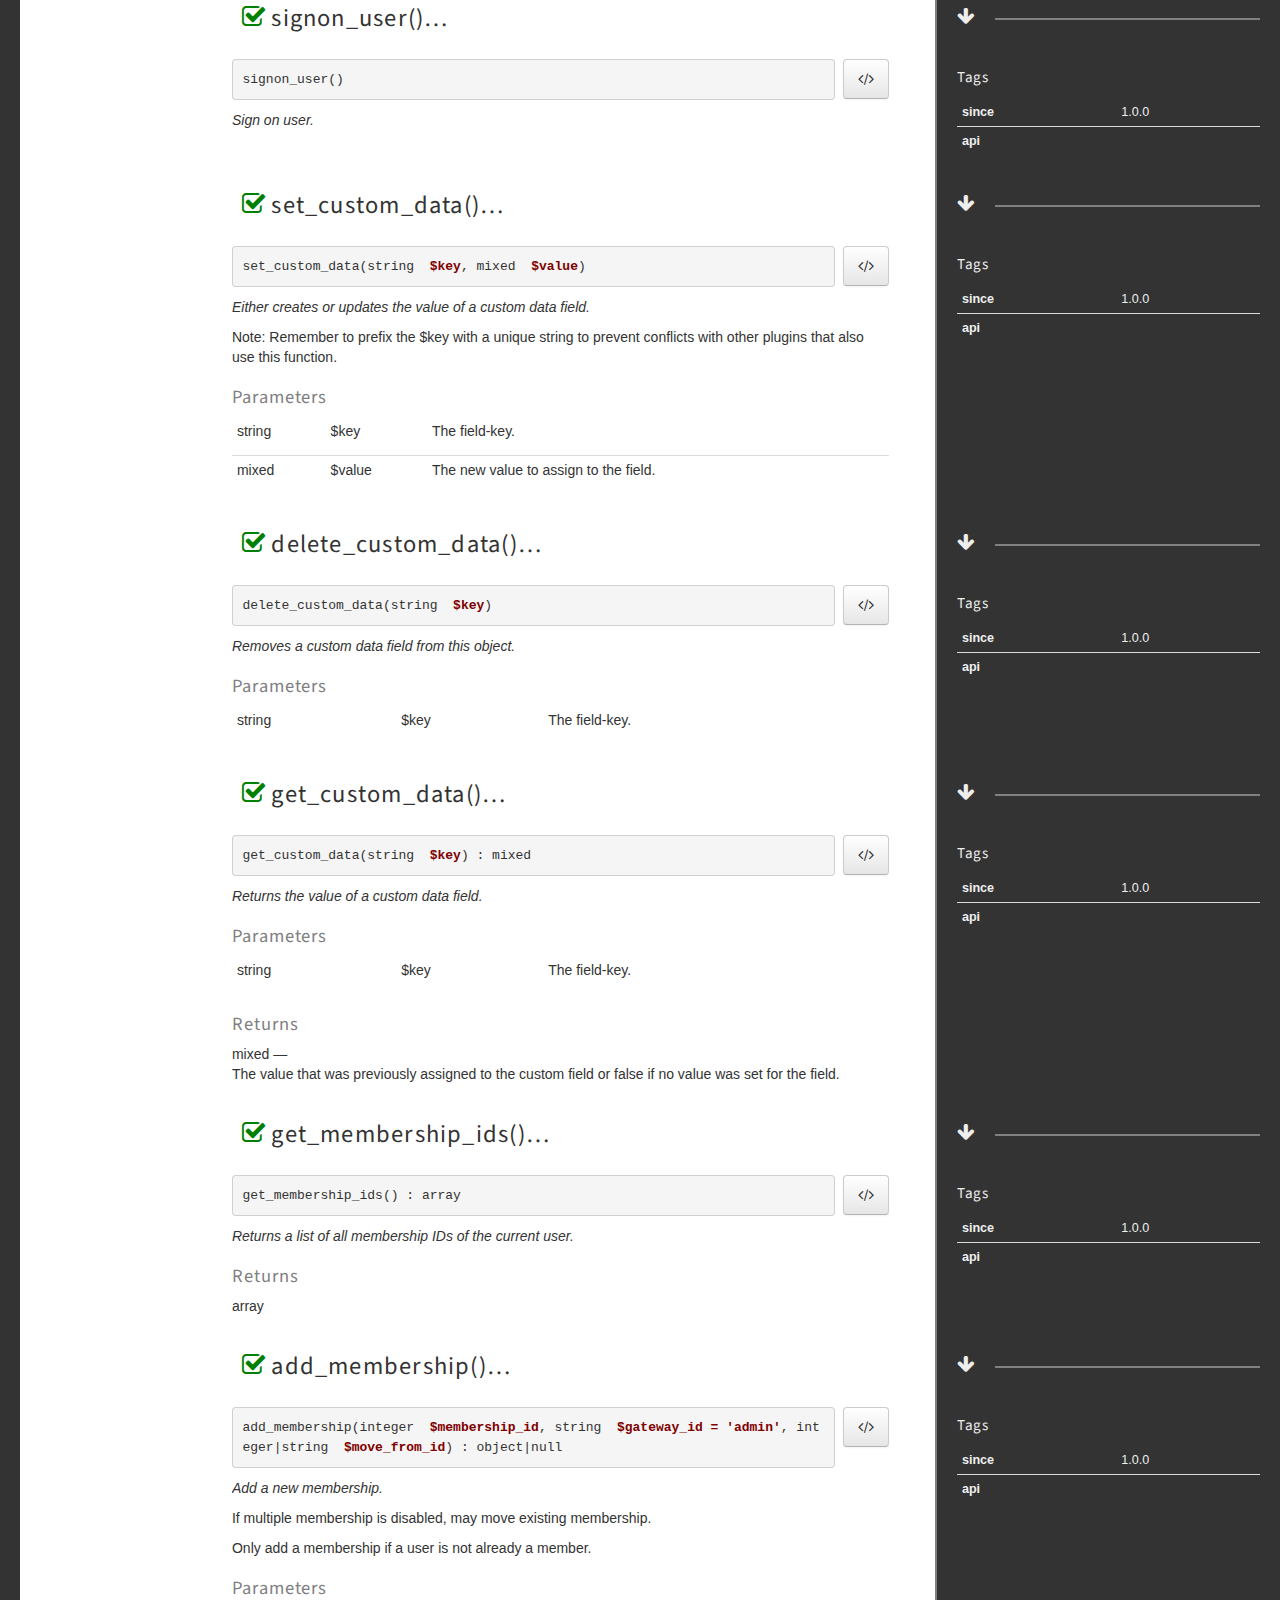
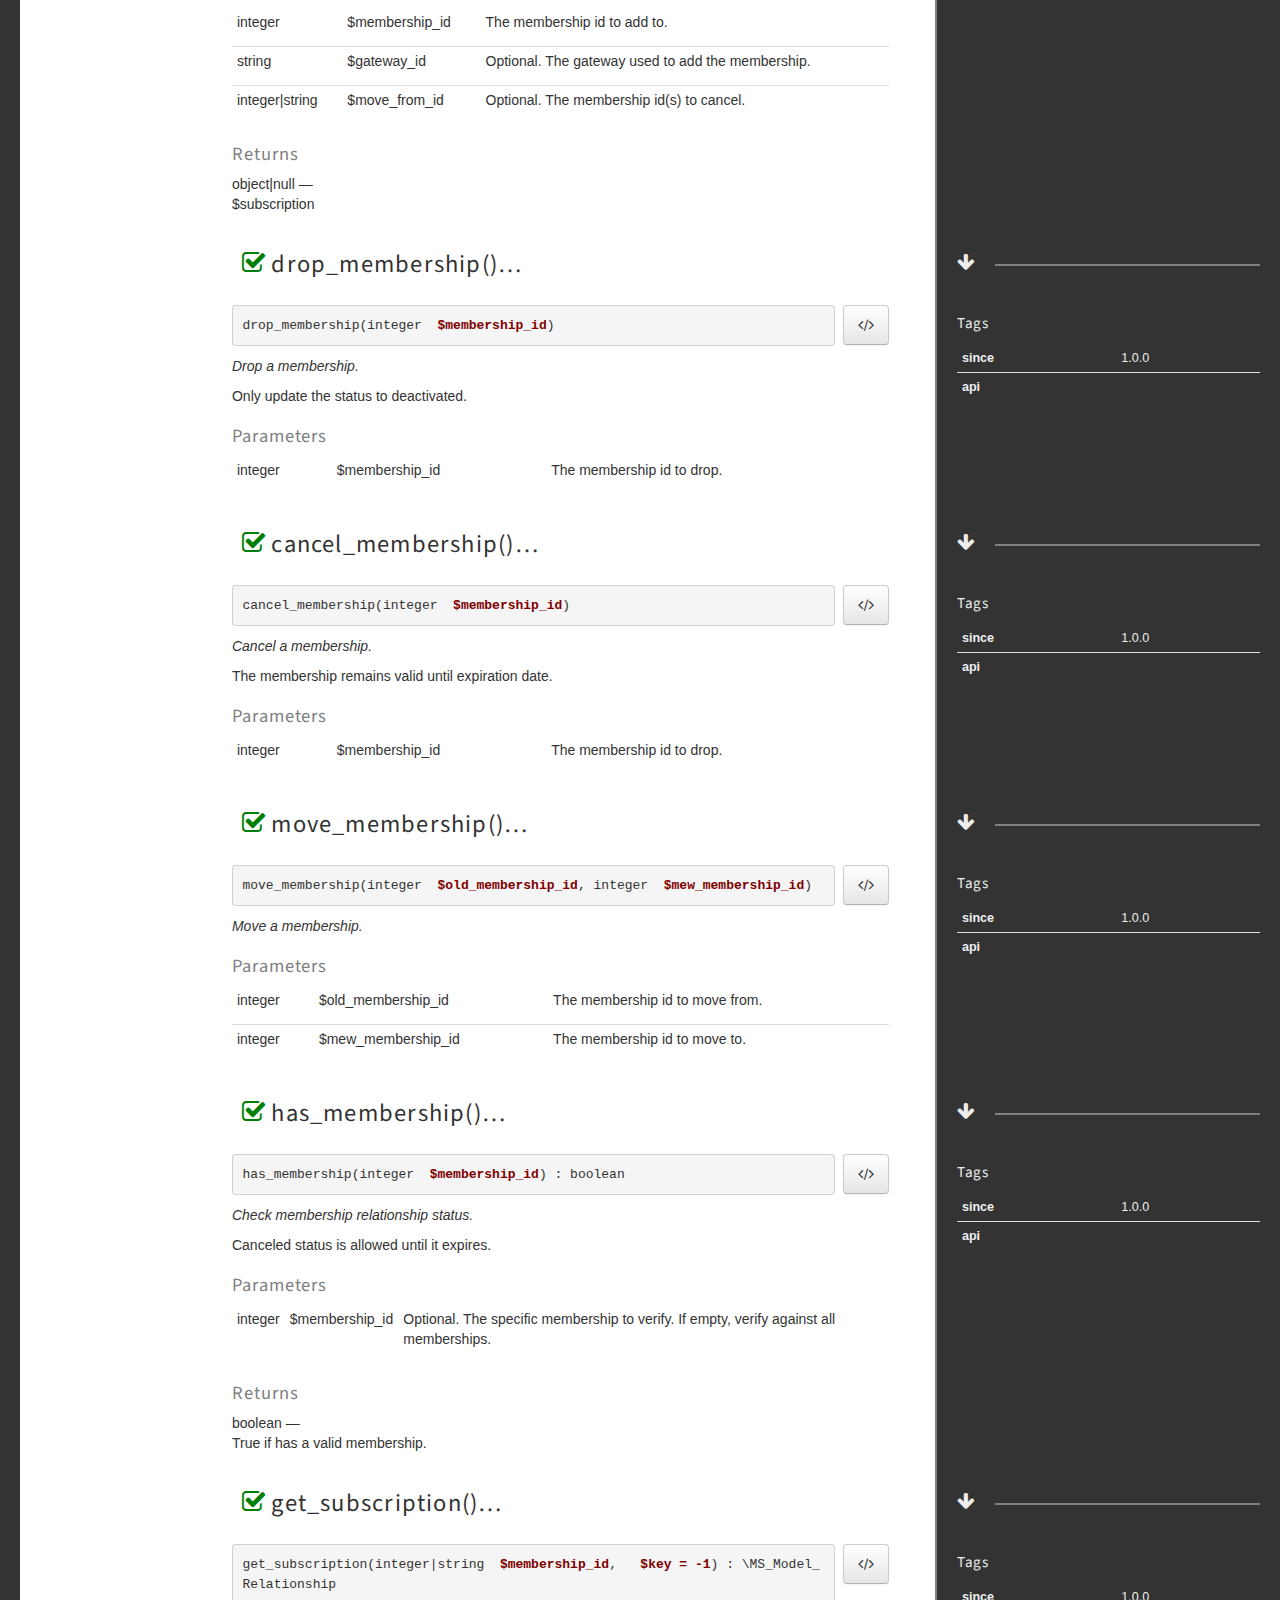
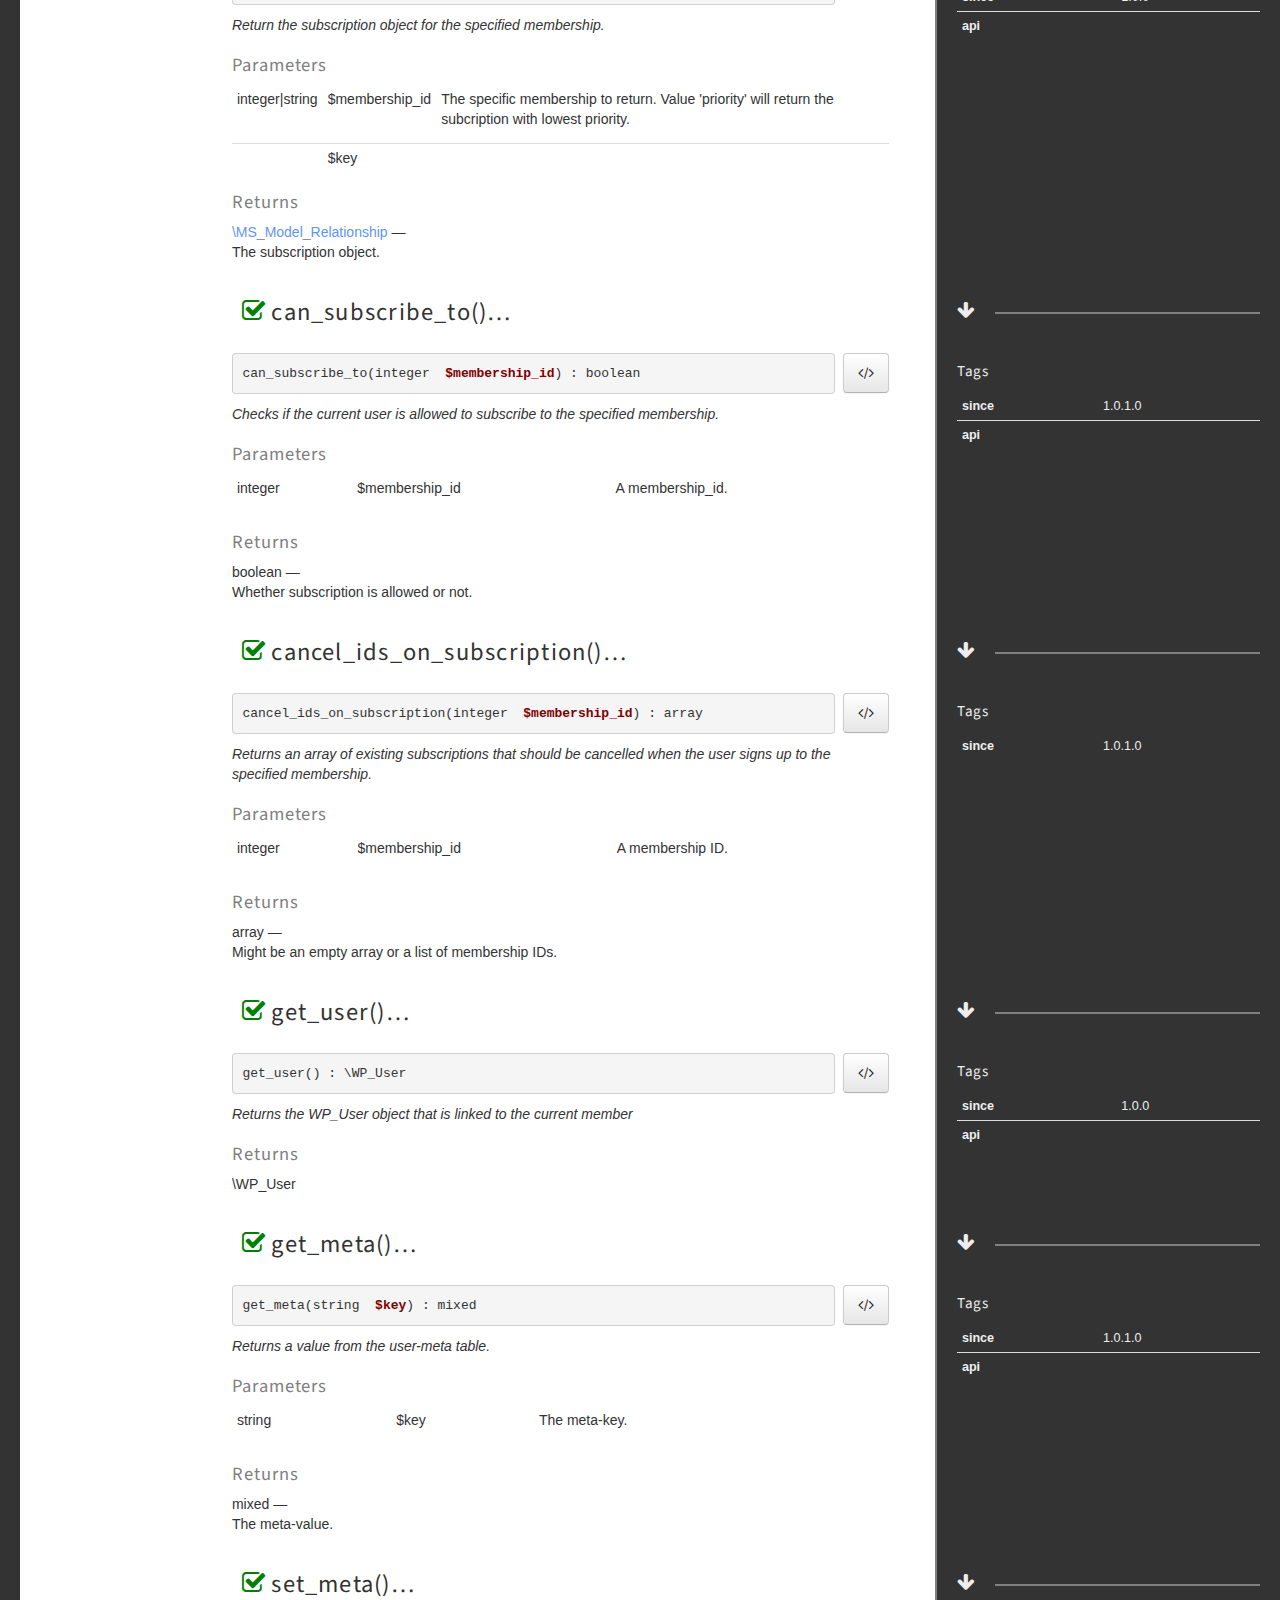
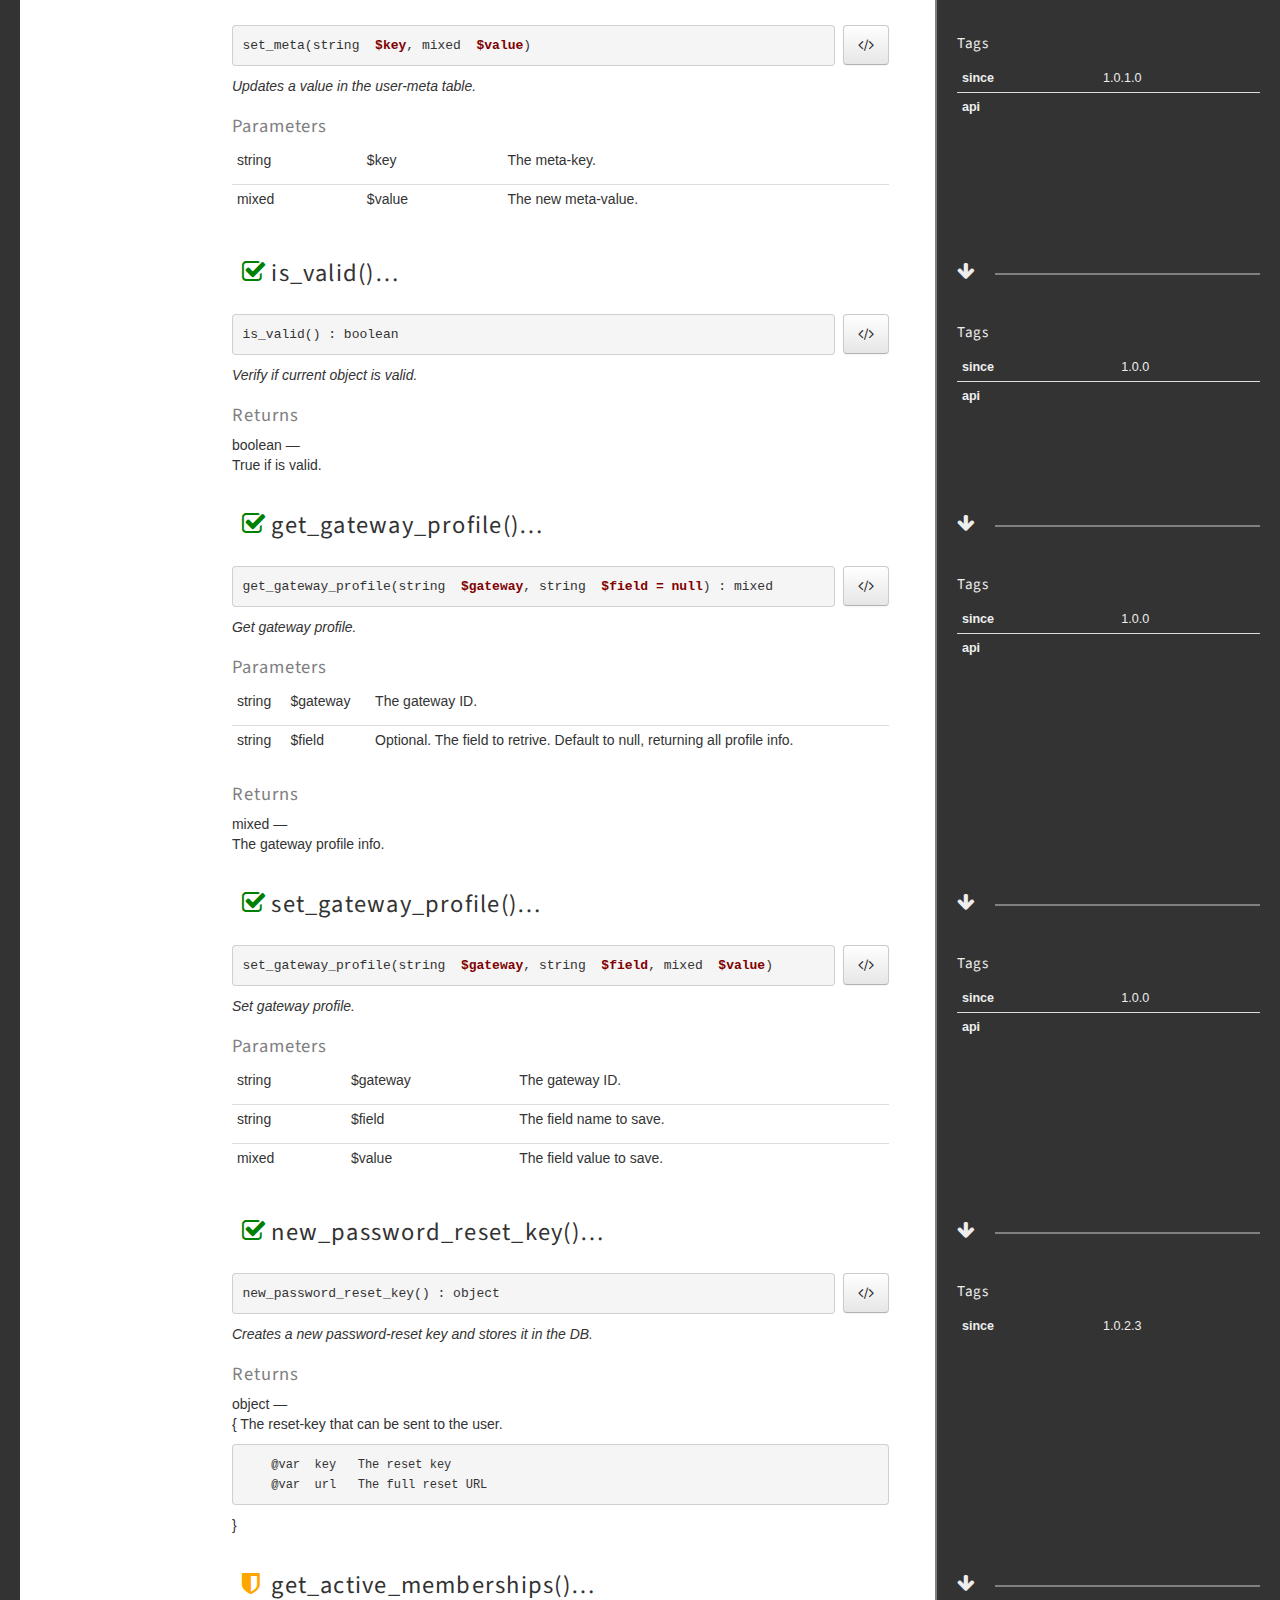
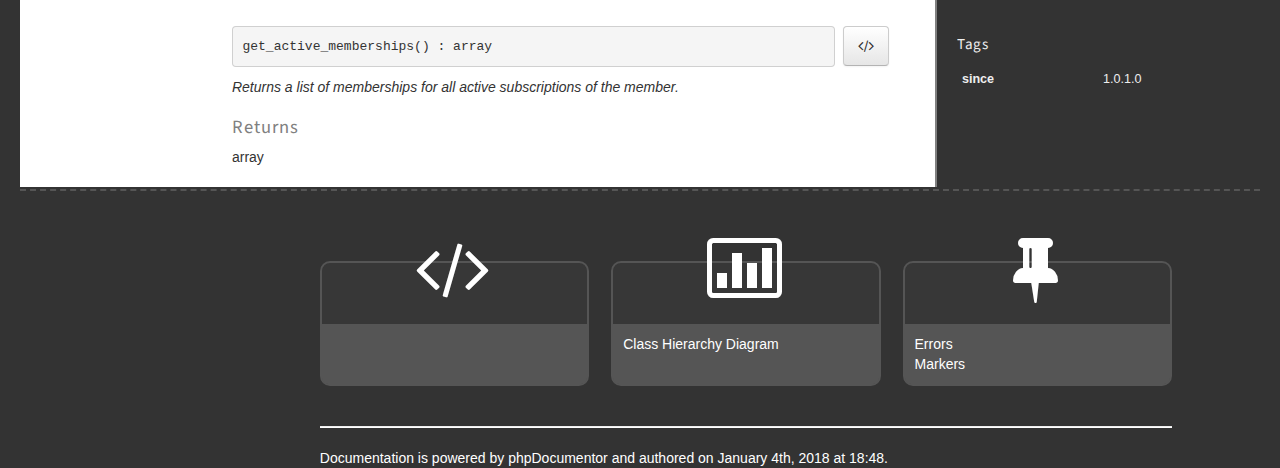
<file: docs/classes/MS_Model_Member.html>
<!DOCTYPE html>
<html lang="en">
<head>
    <meta name="viewport" content="width=device-width, initial-scale=1.0, maximum-scale=1.0, user-scalable=0"/>
    <meta charset="utf-8"/>
    <title>API Documentation</title>
    <meta name="author" content=""/>
    <meta name="description" content=""/>

    <link href="../css/bootstrap-combined.no-icons.min.css" rel="stylesheet">
    <link href="../css/font-awesome.min.css" rel="stylesheet">
    <link href="../css/prism.css" rel="stylesheet" media="all"/>
    <link href="../css/template.css" rel="stylesheet" media="all"/>
    
    <!--[if lt IE 9]>
    <script src="../js/html5.js"></script>
    <![endif]-->
    <script src="../js/jquery-1.11.0.min.js"></script>
    <script src="../js/ui/1.10.4/jquery-ui.min.js"></script>
    <script src="../js/bootstrap.min.js"></script>
    <script src="../js/jquery.smooth-scroll.js"></script>
    <script src="../js/prism.min.js"></script>
    <!-- TODO: Add http://jscrollpane.kelvinluck.com/ to style the scrollbars for browsers not using webkit-->
    <script type="text/javascript">
    function loadExternalCodeSnippets() {
        Array.prototype.slice.call(document.querySelectorAll('pre[data-src]')).forEach(function (pre) {
            var src = pre.getAttribute('data-src');
            var extension = (src.match(/\.(\w+)$/) || [, ''])[1];
            var language = 'php';

            var code = document.createElement('code');
            code.className = 'language-' + language;

            pre.textContent = '';

            code.textContent = 'Loading…';

            pre.appendChild(code);

            var xhr = new XMLHttpRequest();

            xhr.open('GET', src, true);

            xhr.onreadystatechange = function () {
                if (xhr.readyState == 4) {

                    if (xhr.status < 400 && xhr.responseText) {
                        code.textContent = xhr.responseText;

                        Prism.highlightElement(code);
                    }
                    else if (xhr.status >= 400) {
                        code.textContent = '✖ Error ' + xhr.status + ' while fetching file: ' + xhr.statusText;
                    }
                    else {
                        code.textContent = '✖ Error: File does not exist or is empty';
                    }
                }
            };

            xhr.send(null);
        });
    }

    $(document).ready(function(){
        loadExternalCodeSnippets();
    });
    $('#source-view').on('shown', function () {
        loadExternalCodeSnippets();
    })
</script>

    <link rel="shortcut icon" href="../images/favicon.ico"/>
    <link rel="apple-touch-icon" href="../images/apple-touch-icon.png"/>
    <link rel="apple-touch-icon" sizes="72x72" href="../images/apple-touch-icon-72x72.png"/>
    <link rel="apple-touch-icon" sizes="114x114" href="../images/apple-touch-icon-114x114.png"/>
</head>
<body>

<div class="navbar navbar-fixed-top">
    <div class="navbar-inner">
        <div class="container">
            <a class="btn btn-navbar" data-toggle="collapse" data-target=".nav-collapse">
                <i class="icon-ellipsis-vertical"></i>
            </a>
            <a class="brand" href="../index.html">API Documentation</a>

            <div class="nav-collapse">
                <ul class="nav pull-right">
                                        <li class="dropdown" id="charts-menu">
                        <a href="#" class="dropdown-toggle" data-toggle="dropdown">
                            Charts <b class="caret"></b>
                        </a>
                        <ul class="dropdown-menu">
                            <li>
                                <a href="../graphs/class.html">
                                    <i class="icon-list-alt"></i>&#160;Class hierarchy diagram
                                </a>
                            </li>
                        </ul>
                    </li>
                    <li class="dropdown" id="reports-menu">
                        <a href="#" class="dropdown-toggle" data-toggle="dropdown">
                            Reports <b class="caret"></b>
                        </a>
                        <ul class="dropdown-menu">
                            <li>
                                <a href="../reports/errors.html">
                                                                                                                                                                                                                                                                                                                                                                                                                            <i class="icon-list-alt"></i>&#160;Errors <span class="label label-info pull-right">22</span>
                                </a>
                            </li>
                            <li>
                                <a href="../reports/markers.html">
                                                                                                                                                                                                                                                                                                                                                                                                                            <i class="icon-list-alt"></i>&#160;Markers <span class="label label-info pull-right">1</span>
                                </a>
                            </li>
                            <li>
                                <a href="../reports/deprecated.html">
                                                                                                            <i class="icon-list-alt"></i>&#160;Deprecated <span class="label label-info pull-right">0</span>
                                </a>
                            </li>
                        </ul>
                    </li>
                </ul>
            </div>
        </div>
    </div>
    <!--<div class="go_to_top">-->
    <!--<a href="#___" style="color: inherit">Back to top&#160;&#160;<i class="icon-upload icon-white"></i></a>-->
    <!--</div>-->
</div>

<div id="___" class="container-fluid">
        <section class="row-fluid">
        <div class="span2 sidebar">
                                <div class="accordion" style="margin-bottom: 0">
        <div class="accordion-group">
            <div class="accordion-heading">
                                    <a class="accordion-toggle " data-toggle="collapse" data-target="#namespace-966501644"></a>
                                <a href="../namespaces/default.html" style="margin-left: 30px; padding-left: 0">\</a>
            </div>
            <div id="namespace-966501644" class="accordion-body collapse in">
                <div class="accordion-inner">

                    
                    <ul>
                                                                                                    <li class="class"><a href="../classes/MS_Controller_Api.html">MS_Controller_Api</a></li>
                                                    <li class="class"><a href="../classes/MS_Model_Member.html">MS_Model_Member</a></li>
                                                    <li class="class"><a href="../classes/MS_Model_Membership.html">MS_Model_Membership</a></li>
                                                    <li class="class"><a href="../classes/MS_Model_Relationship.html">MS_Model_Relationship</a></li>
                                            </ul>
                </div>
            </div>
        </div>
    </div>

        </div>
    </section>
    <section class="row-fluid">
        <div class="span10 offset2">
            <div class="row-fluid">
                <div class="span8 content class">
                    <nav>
                                                <a href="../namespaces/default.html">\</a> <i class="icon-level-up"></i>
                                            </nav>
                    <a href="#source-view" role="button" class="pull-right btn" data-toggle="modal"><i class="icon-code"></i></a>

                    <h1><small>\</small>MS_Model_Member</h1>
                    <p><em>Member model.</em></p>
                    <p>Defines several details about a WordPress user.
The Member object allows us to quickly check if the user did subscribe to a
certain membership, and other useful stuff.</p>
<p>Note that all properties are declared protected but they can be access
directly (e.g. <code>$membership-&gt;type</code> to get the type value).
There are magic methods __get() and __set() that do some validation before
accessing the properties.</p>
                    
                                        
                    <section id="summary">
                        <h2>Summary</h2>
                        <section class="row-fluid heading">
                            <section class="span4">
                                <a href="#methods">Methods</a>
                            </section>
                            <section class="span4">
                                <a href="#properties">Properties</a>
                            </section>
                            <section class="span4">
                                <a href="#constants">Constants</a>
                            </section>
                        </section>
                        <section class="row-fluid public">
                            <section class="span4">
                                                                    <a href="../classes/MS_Model_Member.html#method_can_register" class="">can_register()</a><br />
                                                                    <a href="../classes/MS_Model_Member.html#method_allow_registration" class="">allow_registration()</a><br />
                                                                    <a href="../classes/MS_Model_Member.html#method_is_admin_user" class="">is_admin_user()</a><br />
                                                                    <a href="../classes/MS_Model_Member.html#method_is_normal_admin" class="">is_normal_admin()</a><br />
                                                                    <a href="../classes/MS_Model_Member.html#method_is_simulated_user" class="">is_simulated_user()</a><br />
                                                                    <a href="../classes/MS_Model_Member.html#method_is_normal_user" class="">is_normal_user()</a><br />
                                                                    <a href="../classes/MS_Model_Member.html#method_get_username" class="">get_username()</a><br />
                                                                    <a href="../classes/MS_Model_Member.html#method_prepare_obj" class="">prepare_obj()</a><br />
                                                                    <a href="../classes/MS_Model_Member.html#method_save" class="">save()</a><br />
                                                                    <a href="../classes/MS_Model_Member.html#method_signon_user" class="">signon_user()</a><br />
                                                                    <a href="../classes/MS_Model_Member.html#method_set_custom_data" class="">set_custom_data()</a><br />
                                                                    <a href="../classes/MS_Model_Member.html#method_delete_custom_data" class="">delete_custom_data()</a><br />
                                                                    <a href="../classes/MS_Model_Member.html#method_get_custom_data" class="">get_custom_data()</a><br />
                                                                    <a href="../classes/MS_Model_Member.html#method_get_membership_ids" class="">get_membership_ids()</a><br />
                                                                    <a href="../classes/MS_Model_Member.html#method_add_membership" class="">add_membership()</a><br />
                                                                    <a href="../classes/MS_Model_Member.html#method_drop_membership" class="">drop_membership()</a><br />
                                                                    <a href="../classes/MS_Model_Member.html#method_cancel_membership" class="">cancel_membership()</a><br />
                                                                    <a href="../classes/MS_Model_Member.html#method_move_membership" class="">move_membership()</a><br />
                                                                    <a href="../classes/MS_Model_Member.html#method_has_membership" class="">has_membership()</a><br />
                                                                    <a href="../classes/MS_Model_Member.html#method_get_subscription" class="">get_subscription()</a><br />
                                                                    <a href="../classes/MS_Model_Member.html#method_can_subscribe_to" class="">can_subscribe_to()</a><br />
                                                                    <a href="../classes/MS_Model_Member.html#method_cancel_ids_on_subscription" class="">cancel_ids_on_subscription()</a><br />
                                                                    <a href="../classes/MS_Model_Member.html#method_get_user" class="">get_user()</a><br />
                                                                    <a href="../classes/MS_Model_Member.html#method_get_meta" class="">get_meta()</a><br />
                                                                    <a href="../classes/MS_Model_Member.html#method_set_meta" class="">set_meta()</a><br />
                                                                    <a href="../classes/MS_Model_Member.html#method_is_valid" class="">is_valid()</a><br />
                                                                    <a href="../classes/MS_Model_Member.html#method_get_gateway_profile" class="">get_gateway_profile()</a><br />
                                                                    <a href="../classes/MS_Model_Member.html#method_set_gateway_profile" class="">set_gateway_profile()</a><br />
                                                                    <a href="../classes/MS_Model_Member.html#method_new_password_reset_key" class="">new_password_reset_key()</a><br />
                                                            </section>
                            <section class="span4">
                                                                    <em>No public properties found</em>
                                                            </section>
                            <section class="span4">
                                                                    <em>No constants found</em>
                                                            </section>
                        </section>
                        <section class="row-fluid protected">
                            <section class="span4">
                                                                    <a href="../classes/MS_Model_Member.html#method_get_active_memberships" class="">get_active_memberships()</a><br />
                                                            </section>
                            <section class="span4">
                                                                    <a href="../classes/MS_Model_Member.html#property_subscriptions" class="">$subscriptions</a><br />
                                                                    <a href="../classes/MS_Model_Member.html#property_is_member" class="">$is_member</a><br />
                                                                    <a href="../classes/MS_Model_Member.html#property_username" class="">$username</a><br />
                                                                    <a href="../classes/MS_Model_Member.html#property_email" class="">$email</a><br />
                                                                    <a href="../classes/MS_Model_Member.html#property_name" class="">$name</a><br />
                                                                    <a href="../classes/MS_Model_Member.html#property_first_name" class="">$first_name</a><br />
                                                                    <a href="../classes/MS_Model_Member.html#property_last_name" class="">$last_name</a><br />
                                                                    <a href="../classes/MS_Model_Member.html#property_gateway_profiles" class="">$gateway_profiles</a><br />
                                                                    <a href="../classes/MS_Model_Member.html#property_custom_data" class="">$custom_data</a><br />
                                                            </section>
                            <section class="span4">
                                <em>N/A</em>
                            </section>
                        </section>
                        <section class="row-fluid private">
                            <section class="span4">
                                                                    <em>No private methods found</em>
                                                            </section>
                            <section class="span4">
                                                                    <em>No private properties found</em>
                                                            </section>
                            <section class="span4">
                                <em>N/A</em>
                            </section>
                        </section>
                    </section>
                </div>
                <aside class="span4 detailsbar">
                                        
                    
                    <dl>
                        <dt>File</dt>
                            <dd><a href="../files/model.class-ms-model-member.html"><div class="path-wrapper">model\class-ms-model-member.php</div></a></dd>
                                                <dt>Package</dt>
                            <dd><div class="namespace-wrapper">Membership2\Model</div></dd>
                                                <dt>Class hierarchy</dt>
                            <dd class="hierarchy">
                                                                                                                                                                                                                                                                                                
                                        <div class="namespace-wrapper">\MS_Model</div>
                                                                                                    <div class="namespace-wrapper">\MS_Model_Member</div>
                            </dd>

                        
                        
                        
                        
                                                                        </dl>
                    <h2>Tags</h2>
                    <table class="table table-condensed">
                                            <tr>
                            <th>
                                since
                            </th>
                            <td>
                                                                    
                                                            </td>
                        </tr>
                                        </table>
                </aside>
            </div>

                        
                                    <a id="properties" name="properties"></a>
            <div class="row-fluid">
                <div class="span8 content class">
                    <h2>Properties</h2>
                </div>
                <aside class="span4 detailsbar"></aside>
            </div>

                                                    <div class="row-fluid">
        <div class="span8 content class">
            <a id="property_subscriptions" name="property_subscriptions" class="anchor"></a>
            <article class="property">
                <h3 class="protected ">$subscriptions</h3>
                <pre class="signature">$subscriptions : array</pre>
                <p><em>Member&#039;s active subscriptions.</em></p>
                <p>Note: This field is populated by MS_Factory when the Member instance is
created.</p>

                                <h4>Type</h4>
                array
                &mdash; {
    @type int $membership_id The membership ID.
    @type MS_Model_Relationship The membership relationship model object.
}                            </article>
        </div>
        <aside class="span4 detailsbar">
            <h1><i class="icon-arrow-down"></i></h1>
                        <dl>
                                                            </dl>
            <h2>Tags</h2>
            <table class="table table-condensed">
                                    <tr>
                        <th>
                            since
                        </th>
                        <td>
                                                            
                                                    </td>
                    </tr>
                            </table>
        </aside>
    </div>

                                    <div class="row-fluid">
        <div class="span8 content class">
            <a id="property_is_member" name="property_is_member" class="anchor"></a>
            <article class="property">
                <h3 class="protected ">$is_member</h3>
                <pre class="signature">$is_member : boolean</pre>
                <p><em>Indicator if the user is an active M2 Member.</em></p>
                <p>This is a convenience/redudant flag to speed up SQL queries.
Actually everyone that has an active or trial status membership is
considered an active member.</p>
<p>This flag is set when:</p>
<ul>
<li>In MS_Model_Relationship, when a payment is recorded
via add_payment()</li>
</ul>
<p>This flag is reset when:</p>
<ul>
<li>In MS_Model_Relationship, when a subscription is deactivated
via check_membership_status()</li>
</ul>

                                <h4>Type</h4>
                boolean
                                            </article>
        </div>
        <aside class="span4 detailsbar">
            <h1><i class="icon-arrow-down"></i></h1>
                        <dl>
                                                            </dl>
            <h2>Tags</h2>
            <table class="table table-condensed">
                                    <tr>
                        <th>
                            since
                        </th>
                        <td>
                                                            
                                                    </td>
                    </tr>
                            </table>
        </aside>
    </div>

                                    <div class="row-fluid">
        <div class="span8 content class">
            <a id="property_username" name="property_username" class="anchor"></a>
            <article class="property">
                <h3 class="protected ">$username</h3>
                <pre class="signature">$username : string</pre>
                <p><em>Member&#039;s username.</em></p>
                <p>Mapped from wordpress $wp_user object.</p>

                                <h4>Type</h4>
                string
                                            </article>
        </div>
        <aside class="span4 detailsbar">
            <h1><i class="icon-arrow-down"></i></h1>
                        <dl>
                                                                            <dt>See also</dt>
                                                                <dd><a href=""><span class="namespace-wrapper">$user_login.</span></a></dd>
                                                                </dl>
            <h2>Tags</h2>
            <table class="table table-condensed">
                                    <tr>
                        <th>
                            since
                        </th>
                        <td>
                                                            
                                                    </td>
                    </tr>
                            </table>
        </aside>
    </div>

                                    <div class="row-fluid">
        <div class="span8 content class">
            <a id="property_email" name="property_email" class="anchor"></a>
            <article class="property">
                <h3 class="protected ">$email</h3>
                <pre class="signature">$email : string</pre>
                <p><em>Member&#039;s email.</em></p>
                <p>Mapped from wordpress $wp_user object.</p>

                                <h4>Type</h4>
                string
                                            </article>
        </div>
        <aside class="span4 detailsbar">
            <h1><i class="icon-arrow-down"></i></h1>
                        <dl>
                                                                            <dt>See also</dt>
                                                                <dd><a href=""><span class="namespace-wrapper">$user_email.</span></a></dd>
                                                                </dl>
            <h2>Tags</h2>
            <table class="table table-condensed">
                                    <tr>
                        <th>
                            since
                        </th>
                        <td>
                                                            
                                                    </td>
                    </tr>
                            </table>
        </aside>
    </div>

                                    <div class="row-fluid">
        <div class="span8 content class">
            <a id="property_name" name="property_name" class="anchor"></a>
            <article class="property">
                <h3 class="protected ">$name</h3>
                <pre class="signature">$name : string</pre>
                <p><em>Member&#039;s name.</em></p>
                <p>Mapped from wordpress $wp_user object.</p>

                                <h4>Type</h4>
                string
                                            </article>
        </div>
        <aside class="span4 detailsbar">
            <h1><i class="icon-arrow-down"></i></h1>
                        <dl>
                                                                            <dt>See also</dt>
                                                                <dd><a href=""><span class="namespace-wrapper">$user_nicename.</span></a></dd>
                                                                </dl>
            <h2>Tags</h2>
            <table class="table table-condensed">
                                    <tr>
                        <th>
                            since
                        </th>
                        <td>
                                                            
                                                    </td>
                    </tr>
                            </table>
        </aside>
    </div>

                                    <div class="row-fluid">
        <div class="span8 content class">
            <a id="property_first_name" name="property_first_name" class="anchor"></a>
            <article class="property">
                <h3 class="protected ">$first_name</h3>
                <pre class="signature">$first_name : string</pre>
                <p><em>Member&#039;s first name.</em></p>
                <p>Mapped from wordpress $wp_user object.</p>

                                <h4>Type</h4>
                string
                                            </article>
        </div>
        <aside class="span4 detailsbar">
            <h1><i class="icon-arrow-down"></i></h1>
                        <dl>
                                                                            <dt>See also</dt>
                                                                <dd><a href=""><span class="namespace-wrapper">$first_name</span></a></dd>
                                                                </dl>
            <h2>Tags</h2>
            <table class="table table-condensed">
                                    <tr>
                        <th>
                            since
                        </th>
                        <td>
                                                            
                                                    </td>
                    </tr>
                            </table>
        </aside>
    </div>

                                    <div class="row-fluid">
        <div class="span8 content class">
            <a id="property_last_name" name="property_last_name" class="anchor"></a>
            <article class="property">
                <h3 class="protected ">$last_name</h3>
                <pre class="signature">$last_name : string</pre>
                <p><em>Member&#039;s last name.</em></p>
                <p>Mapped from wordpress $wp_user object.</p>

                                <h4>Type</h4>
                string
                                            </article>
        </div>
        <aside class="span4 detailsbar">
            <h1><i class="icon-arrow-down"></i></h1>
                        <dl>
                                                                            <dt>See also</dt>
                                                                <dd><a href=""><span class="namespace-wrapper">$last_name.</span></a></dd>
                                                                </dl>
            <h2>Tags</h2>
            <table class="table table-condensed">
                                    <tr>
                        <th>
                            since
                        </th>
                        <td>
                                                            
                                                    </td>
                    </tr>
                            </table>
        </aside>
    </div>

                                    <div class="row-fluid">
        <div class="span8 content class">
            <a id="property_gateway_profiles" name="property_gateway_profiles" class="anchor"></a>
            <article class="property">
                <h3 class="protected ">$gateway_profiles</h3>
                <pre class="signature">$gateway_profiles : array</pre>
                <p><em>Member&#039;s gateway profiles info.</em></p>
                <p>Save gateway IDs.</p>

                                <h4>Type</h4>
                array
                &mdash; {
    Return structure: $gateway[ $field ] =&gt; $value;

    @type string $gateway_id The gateway id.
    @type string $field The field to store.
    @type mixed $value The field value to store.
}                            </article>
        </div>
        <aside class="span4 detailsbar">
            <h1><i class="icon-arrow-down"></i></h1>
                        <dl>
                                                            </dl>
            <h2>Tags</h2>
            <table class="table table-condensed">
                                    <tr>
                        <th>
                            since
                        </th>
                        <td>
                                                            
                                                    </td>
                    </tr>
                            </table>
        </aside>
    </div>

                                    <div class="row-fluid">
        <div class="span8 content class">
            <a id="property_custom_data" name="property_custom_data" class="anchor"></a>
            <article class="property">
                <h3 class="protected ">$custom_data</h3>
                <pre class="signature">$custom_data : array</pre>
                <p><em>Custom data can be used by other plugins via the set_custom_data() and
get_custom_data() functions.</em></p>
                <p>This can be used to store additional information on user-level, e.g.
settings needed by some Add-ons or even by other plugins.</p>

                                <h4>Type</h4>
                array
                                            </article>
        </div>
        <aside class="span4 detailsbar">
            <h1><i class="icon-arrow-down"></i></h1>
                        <dl>
                                                            </dl>
            <h2>Tags</h2>
            <table class="table table-condensed">
                                    <tr>
                        <th>
                            since
                        </th>
                        <td>
                                                            
                                                    </td>
                    </tr>
                            </table>
        </aside>
    </div>

                                            
                                    <a id="methods" name="methods"></a>
            <div class="row-fluid">
                <div class="span8 content class"><h2>Methods</h2></div>
                <aside class="span4 detailsbar"></aside>
            </div>

                                    <div class="row-fluid">
        <div class="span8 content class">
            <a id="method_can_register" name="method_can_register" class="anchor"></a>
            <article class="method">
                <h3 class="public ">can_register()</h3>
                <a href="#source-view" role="button" class="pull-right btn" data-toggle="modal" style="font-size: 1.1em; padding: 9px 14px"><i class="icon-code"></i></a>
                <pre class="signature" style="margin-right: 54px;">can_register() : boolean</pre>
                <p><em>Checks if user-signup is enabled for this site or not.</em></p>
                

                
                
                                    <h4>Returns</h4>
                    boolean
                                    				
                            </article>
        </div>
        <aside class="span4 detailsbar">
            <h1><i class="icon-arrow-down"></i></h1>
                            <span class="label label-info">static</span>
                                                            <dl>
                                                                            </dl>
            <h2>Tags</h2>
            <table class="table table-condensed">
                                    <tr>
                        <th>
                            since
                        </th>
                        <td>
                                                            1.0.0                                
                                                    </td>
                    </tr>
                                    <tr>
                        <th>
                            api
                        </th>
                        <td>
                                                                                            
                                                    </td>
                    </tr>
                            </table>
        </aside>
    </div>

                                    <div class="row-fluid">
        <div class="span8 content class">
            <a id="method_allow_registration" name="method_allow_registration" class="anchor"></a>
            <article class="method">
                <h3 class="public ">allow_registration()</h3>
                <a href="#source-view" role="button" class="pull-right btn" data-toggle="modal" style="font-size: 1.1em; padding: 9px 14px"><i class="icon-code"></i></a>
                <pre class="signature" style="margin-right: 54px;">allow_registration() : boolean</pre>
                <p><em>Allows users to register for this site.</em></p>
                

                
                
                                    <h4>Returns</h4>
                    boolean
                                    				
                            </article>
        </div>
        <aside class="span4 detailsbar">
            <h1><i class="icon-arrow-down"></i></h1>
                            <span class="label label-info">static</span>
                                                            <dl>
                                                                            </dl>
            <h2>Tags</h2>
            <table class="table table-condensed">
                                    <tr>
                        <th>
                            since
                        </th>
                        <td>
                                                            1.0.0                                
                                                    </td>
                    </tr>
                                    <tr>
                        <th>
                            api
                        </th>
                        <td>
                                                                                            
                                                    </td>
                    </tr>
                            </table>
        </aside>
    </div>

                                    <div class="row-fluid">
        <div class="span8 content class">
            <a id="method_is_admin_user" name="method_is_admin_user" class="anchor"></a>
            <article class="method">
                <h3 class="public ">is_admin_user()</h3>
                <a href="#source-view" role="button" class="pull-right btn" data-toggle="modal" style="font-size: 1.1em; padding: 9px 14px"><i class="icon-code"></i></a>
                <pre class="signature" style="margin-right: 54px;">is_admin_user(integer|false  <span class="argument">$user_id = false</span>) : boolean</pre>
                <p><em>Verify is user is Admin user.</em></p>
                

                                    <h4>Parameters</h4>
                    <table class="table table-condensed table-hover">
                                                    <tr>
                                <td>integer|false</td>
                                <td>$user_id </td>
                                <td><p>Optional. The user ID. Default to current user.</p></td>
                            </tr>
                                            </table>
                
                
                                    <h4>Returns</h4>
                    boolean
                                            &mdash; <p>True if user is admin.</p>
                                    				
                            </article>
        </div>
        <aside class="span4 detailsbar">
            <h1><i class="icon-arrow-down"></i></h1>
                            <span class="label label-info">static</span>
                                                            <dl>
                                                                            </dl>
            <h2>Tags</h2>
            <table class="table table-condensed">
                                    <tr>
                        <th>
                            since
                        </th>
                        <td>
                                                            1.0.0                                
                                                    </td>
                    </tr>
                                    <tr>
                        <th>
                            api
                        </th>
                        <td>
                                                                                            
                                                    </td>
                    </tr>
                            </table>
        </aside>
    </div>

                                    <div class="row-fluid">
        <div class="span8 content class">
            <a id="method_is_normal_admin" name="method_is_normal_admin" class="anchor"></a>
            <article class="method">
                <h3 class="public ">is_normal_admin()</h3>
                <a href="#source-view" role="button" class="pull-right btn" data-toggle="modal" style="font-size: 1.1em; padding: 9px 14px"><i class="icon-code"></i></a>
                <pre class="signature" style="margin-right: 54px;">is_normal_admin(integer|false  <span class="argument">$user_id = false</span>) : boolean</pre>
                <p><em>Verify is user is Admin user and simulation mode is deactivated.</em></p>
                

                                    <h4>Parameters</h4>
                    <table class="table table-condensed table-hover">
                                                    <tr>
                                <td>integer|false</td>
                                <td>$user_id </td>
                                <td><p>Optional. The user ID. Default to current user.</p></td>
                            </tr>
                                            </table>
                
                
                                    <h4>Returns</h4>
                    boolean
                                    				
                            </article>
        </div>
        <aside class="span4 detailsbar">
            <h1><i class="icon-arrow-down"></i></h1>
                            <span class="label label-info">static</span>
                                                            <dl>
                                                                            </dl>
            <h2>Tags</h2>
            <table class="table table-condensed">
                                    <tr>
                        <th>
                            since
                        </th>
                        <td>
                                                            1.0.0                                
                                                    </td>
                    </tr>
                                    <tr>
                        <th>
                            api
                        </th>
                        <td>
                                                                                            
                                                    </td>
                    </tr>
                            </table>
        </aside>
    </div>

                                    <div class="row-fluid">
        <div class="span8 content class">
            <a id="method_is_simulated_user" name="method_is_simulated_user" class="anchor"></a>
            <article class="method">
                <h3 class="public ">is_simulated_user()</h3>
                <a href="#source-view" role="button" class="pull-right btn" data-toggle="modal" style="font-size: 1.1em; padding: 9px 14px"><i class="icon-code"></i></a>
                <pre class="signature" style="margin-right: 54px;">is_simulated_user(integer|false  <span class="argument">$user_id = false</span>) : boolean</pre>
                <p><em>Verify is user is Admin user and simulation mode is active.</em></p>
                

                                    <h4>Parameters</h4>
                    <table class="table table-condensed table-hover">
                                                    <tr>
                                <td>integer|false</td>
                                <td>$user_id </td>
                                <td><p>Optional. The user ID. Default to current user.</p></td>
                            </tr>
                                            </table>
                
                
                                    <h4>Returns</h4>
                    boolean
                                    				
                            </article>
        </div>
        <aside class="span4 detailsbar">
            <h1><i class="icon-arrow-down"></i></h1>
                            <span class="label label-info">static</span>
                                                            <dl>
                                                                            </dl>
            <h2>Tags</h2>
            <table class="table table-condensed">
                                    <tr>
                        <th>
                            since
                        </th>
                        <td>
                                                            1.0.0                                
                                                    </td>
                    </tr>
                                    <tr>
                        <th>
                            api
                        </th>
                        <td>
                                                                                            
                                                    </td>
                    </tr>
                            </table>
        </aside>
    </div>

                                    <div class="row-fluid">
        <div class="span8 content class">
            <a id="method_is_normal_user" name="method_is_normal_user" class="anchor"></a>
            <article class="method">
                <h3 class="public ">is_normal_user()</h3>
                <a href="#source-view" role="button" class="pull-right btn" data-toggle="modal" style="font-size: 1.1em; padding: 9px 14px"><i class="icon-code"></i></a>
                <pre class="signature" style="margin-right: 54px;">is_normal_user(integer|false  <span class="argument">$user_id = false</span>) : boolean</pre>
                <p><em>Verify is user is not Admin user and simulation mode is deactivated.</em></p>
                

                                    <h4>Parameters</h4>
                    <table class="table table-condensed table-hover">
                                                    <tr>
                                <td>integer|false</td>
                                <td>$user_id </td>
                                <td><p>Optional. The user ID. Default to current user.</p></td>
                            </tr>
                                            </table>
                
                
                                    <h4>Returns</h4>
                    boolean
                                    				
                            </article>
        </div>
        <aside class="span4 detailsbar">
            <h1><i class="icon-arrow-down"></i></h1>
                            <span class="label label-info">static</span>
                                                            <dl>
                                                                            </dl>
            <h2>Tags</h2>
            <table class="table table-condensed">
                                    <tr>
                        <th>
                            since
                        </th>
                        <td>
                                                            1.0.0                                
                                                    </td>
                    </tr>
                                    <tr>
                        <th>
                            api
                        </th>
                        <td>
                                                                                            
                                                    </td>
                    </tr>
                            </table>
        </aside>
    </div>

                                    <div class="row-fluid">
        <div class="span8 content class">
            <a id="method_get_username" name="method_get_username" class="anchor"></a>
            <article class="method">
                <h3 class="public ">get_username()</h3>
                <a href="#source-view" role="button" class="pull-right btn" data-toggle="modal" style="font-size: 1.1em; padding: 9px 14px"><i class="icon-code"></i></a>
                <pre class="signature" style="margin-right: 54px;">get_username(integer  <span class="argument">$user_id</span>) : string</pre>
                <p><em>Get username from user_id.</em></p>
                

                                    <h4>Parameters</h4>
                    <table class="table table-condensed table-hover">
                                                    <tr>
                                <td>integer</td>
                                <td>$user_id </td>
                                <td><p>The user ID to get username.</p></td>
                            </tr>
                                            </table>
                
                
                                    <h4>Returns</h4>
                    string
                                            &mdash; <p>The username.</p>
                                    				
                            </article>
        </div>
        <aside class="span4 detailsbar">
            <h1><i class="icon-arrow-down"></i></h1>
                            <span class="label label-info">static</span>
                                                            <dl>
                                                                            </dl>
            <h2>Tags</h2>
            <table class="table table-condensed">
                                    <tr>
                        <th>
                            since
                        </th>
                        <td>
                                                            1.0.0                                
                                                    </td>
                    </tr>
                                    <tr>
                        <th>
                            api
                        </th>
                        <td>
                                                                                            
                                                    </td>
                    </tr>
                            </table>
        </aside>
    </div>

                                    <div class="row-fluid">
        <div class="span8 content class">
            <a id="method_prepare_obj" name="method_prepare_obj" class="anchor"></a>
            <article class="method">
                <h3 class="public ">prepare_obj()</h3>
                <a href="#source-view" role="button" class="pull-right btn" data-toggle="modal" style="font-size: 1.1em; padding: 9px 14px"><i class="icon-code"></i></a>
                <pre class="signature" style="margin-right: 54px;">prepare_obj() </pre>
                <p><em>Validates the object right after it was loaded/initialized.</em></p>
                <p>We ensure that the custom_data field is an array.</p>

                
                
                				
                            </article>
        </div>
        <aside class="span4 detailsbar">
            <h1><i class="icon-arrow-down"></i></h1>
                                                            <dl>
                                                                            </dl>
            <h2>Tags</h2>
            <table class="table table-condensed">
                                    <tr>
                        <th>
                            since
                        </th>
                        <td>
                                                            1.0.0                                
                                                    </td>
                    </tr>
                            </table>
        </aside>
    </div>

                                    <div class="row-fluid">
        <div class="span8 content class">
            <a id="method_save" name="method_save" class="anchor"></a>
            <article class="method">
                <h3 class="public ">save()</h3>
                <a href="#source-view" role="button" class="pull-right btn" data-toggle="modal" style="font-size: 1.1em; padding: 9px 14px"><i class="icon-code"></i></a>
                <pre class="signature" style="margin-right: 54px;">save() : \MS_Model_Member</pre>
                <p><em>Save member.</em></p>
                <p>Create a new user is id is empty.
Save member fields to wp_user and wp_usermeta tables.
Set cache for further use in MS<em>Factory::load.
The usermeta are prefixed with 'ms</em>'.</p>

                
                
                                    <h4>Returns</h4>
                    <a href="../classes/MS_Model_Member.html">\MS_Model_Member</a>
                                            &mdash; <p>The saved member object.</p>
                                    				
                            </article>
        </div>
        <aside class="span4 detailsbar">
            <h1><i class="icon-arrow-down"></i></h1>
                                                            <dl>
                                                                            </dl>
            <h2>Tags</h2>
            <table class="table table-condensed">
                                    <tr>
                        <th>
                            since
                        </th>
                        <td>
                                                            1.0.0                                
                                                    </td>
                    </tr>
                                    <tr>
                        <th>
                            api
                        </th>
                        <td>
                                                                                            
                                                    </td>
                    </tr>
                            </table>
        </aside>
    </div>

                                    <div class="row-fluid">
        <div class="span8 content class">
            <a id="method_signon_user" name="method_signon_user" class="anchor"></a>
            <article class="method">
                <h3 class="public ">signon_user()</h3>
                <a href="#source-view" role="button" class="pull-right btn" data-toggle="modal" style="font-size: 1.1em; padding: 9px 14px"><i class="icon-code"></i></a>
                <pre class="signature" style="margin-right: 54px;">signon_user() </pre>
                <p><em>Sign on user.</em></p>
                

                
                
                				
                            </article>
        </div>
        <aside class="span4 detailsbar">
            <h1><i class="icon-arrow-down"></i></h1>
                                                            <dl>
                                                                            </dl>
            <h2>Tags</h2>
            <table class="table table-condensed">
                                    <tr>
                        <th>
                            since
                        </th>
                        <td>
                                                            1.0.0                                
                                                    </td>
                    </tr>
                                    <tr>
                        <th>
                            api
                        </th>
                        <td>
                                                                                            
                                                    </td>
                    </tr>
                            </table>
        </aside>
    </div>

                                    <div class="row-fluid">
        <div class="span8 content class">
            <a id="method_set_custom_data" name="method_set_custom_data" class="anchor"></a>
            <article class="method">
                <h3 class="public ">set_custom_data()</h3>
                <a href="#source-view" role="button" class="pull-right btn" data-toggle="modal" style="font-size: 1.1em; padding: 9px 14px"><i class="icon-code"></i></a>
                <pre class="signature" style="margin-right: 54px;">set_custom_data(string  <span class="argument">$key</span>, mixed  <span class="argument">$value</span>) </pre>
                <p><em>Either creates or updates the value of a custom data field.</em></p>
                <p>Note: Remember to prefix the $key with a unique string to prevent
conflicts with other plugins that also use this function.</p>

                                    <h4>Parameters</h4>
                    <table class="table table-condensed table-hover">
                                                    <tr>
                                <td>string</td>
                                <td>$key </td>
                                <td><p>The field-key.</p></td>
                            </tr>
                                                    <tr>
                                <td>mixed</td>
                                <td>$value </td>
                                <td><p>The new value to assign to the field.</p></td>
                            </tr>
                                            </table>
                
                
                				
                            </article>
        </div>
        <aside class="span4 detailsbar">
            <h1><i class="icon-arrow-down"></i></h1>
                                                            <dl>
                                                                            </dl>
            <h2>Tags</h2>
            <table class="table table-condensed">
                                    <tr>
                        <th>
                            since
                        </th>
                        <td>
                                                            1.0.0                                
                                                    </td>
                    </tr>
                                    <tr>
                        <th>
                            api
                        </th>
                        <td>
                                                                                            
                                                    </td>
                    </tr>
                            </table>
        </aside>
    </div>

                                    <div class="row-fluid">
        <div class="span8 content class">
            <a id="method_delete_custom_data" name="method_delete_custom_data" class="anchor"></a>
            <article class="method">
                <h3 class="public ">delete_custom_data()</h3>
                <a href="#source-view" role="button" class="pull-right btn" data-toggle="modal" style="font-size: 1.1em; padding: 9px 14px"><i class="icon-code"></i></a>
                <pre class="signature" style="margin-right: 54px;">delete_custom_data(string  <span class="argument">$key</span>) </pre>
                <p><em>Removes a custom data field from this object.</em></p>
                

                                    <h4>Parameters</h4>
                    <table class="table table-condensed table-hover">
                                                    <tr>
                                <td>string</td>
                                <td>$key </td>
                                <td><p>The field-key.</p></td>
                            </tr>
                                            </table>
                
                
                				
                            </article>
        </div>
        <aside class="span4 detailsbar">
            <h1><i class="icon-arrow-down"></i></h1>
                                                            <dl>
                                                                            </dl>
            <h2>Tags</h2>
            <table class="table table-condensed">
                                    <tr>
                        <th>
                            since
                        </th>
                        <td>
                                                            1.0.0                                
                                                    </td>
                    </tr>
                                    <tr>
                        <th>
                            api
                        </th>
                        <td>
                                                                                            
                                                    </td>
                    </tr>
                            </table>
        </aside>
    </div>

                                    <div class="row-fluid">
        <div class="span8 content class">
            <a id="method_get_custom_data" name="method_get_custom_data" class="anchor"></a>
            <article class="method">
                <h3 class="public ">get_custom_data()</h3>
                <a href="#source-view" role="button" class="pull-right btn" data-toggle="modal" style="font-size: 1.1em; padding: 9px 14px"><i class="icon-code"></i></a>
                <pre class="signature" style="margin-right: 54px;">get_custom_data(string  <span class="argument">$key</span>) : mixed</pre>
                <p><em>Returns the value of a custom data field.</em></p>
                

                                    <h4>Parameters</h4>
                    <table class="table table-condensed table-hover">
                                                    <tr>
                                <td>string</td>
                                <td>$key </td>
                                <td><p>The field-key.</p></td>
                            </tr>
                                            </table>
                
                
                                    <h4>Returns</h4>
                    mixed
                                            &mdash; <p>The value that was previously assigned to the custom field
or false if no value was set for the field.</p>
                                    				
                            </article>
        </div>
        <aside class="span4 detailsbar">
            <h1><i class="icon-arrow-down"></i></h1>
                                                            <dl>
                                                                            </dl>
            <h2>Tags</h2>
            <table class="table table-condensed">
                                    <tr>
                        <th>
                            since
                        </th>
                        <td>
                                                            1.0.0                                
                                                    </td>
                    </tr>
                                    <tr>
                        <th>
                            api
                        </th>
                        <td>
                                                                                            
                                                    </td>
                    </tr>
                            </table>
        </aside>
    </div>

                                    <div class="row-fluid">
        <div class="span8 content class">
            <a id="method_get_membership_ids" name="method_get_membership_ids" class="anchor"></a>
            <article class="method">
                <h3 class="public ">get_membership_ids()</h3>
                <a href="#source-view" role="button" class="pull-right btn" data-toggle="modal" style="font-size: 1.1em; padding: 9px 14px"><i class="icon-code"></i></a>
                <pre class="signature" style="margin-right: 54px;">get_membership_ids() : array</pre>
                <p><em>Returns a list of all membership IDs of the current user.</em></p>
                

                
                
                                    <h4>Returns</h4>
                    array
                                    				
                            </article>
        </div>
        <aside class="span4 detailsbar">
            <h1><i class="icon-arrow-down"></i></h1>
                                                            <dl>
                                                                            </dl>
            <h2>Tags</h2>
            <table class="table table-condensed">
                                    <tr>
                        <th>
                            since
                        </th>
                        <td>
                                                            1.0.0                                
                                                    </td>
                    </tr>
                                    <tr>
                        <th>
                            api
                        </th>
                        <td>
                                                                                            
                                                    </td>
                    </tr>
                            </table>
        </aside>
    </div>

                                    <div class="row-fluid">
        <div class="span8 content class">
            <a id="method_add_membership" name="method_add_membership" class="anchor"></a>
            <article class="method">
                <h3 class="public ">add_membership()</h3>
                <a href="#source-view" role="button" class="pull-right btn" data-toggle="modal" style="font-size: 1.1em; padding: 9px 14px"><i class="icon-code"></i></a>
                <pre class="signature" style="margin-right: 54px;">add_membership(integer  <span class="argument">$membership_id</span>, string  <span class="argument">$gateway_id = &#039;admin&#039;</span>, integer|string  <span class="argument">$move_from_id</span>) : object|null</pre>
                <p><em>Add a new membership.</em></p>
                <p>If multiple membership is disabled, may move existing membership.</p>
<p>Only add a membership if a user is not already a member.</p>

                                    <h4>Parameters</h4>
                    <table class="table table-condensed table-hover">
                                                    <tr>
                                <td>integer</td>
                                <td>$membership_id </td>
                                <td><p>The membership id to add to.</p></td>
                            </tr>
                                                    <tr>
                                <td>string</td>
                                <td>$gateway_id </td>
                                <td><p>Optional. The gateway used to add the membership.</p></td>
                            </tr>
                                                    <tr>
                                <td>integer|string</td>
                                <td>$move_from_id </td>
                                <td><p>Optional. The membership id(s) to cancel.</p></td>
                            </tr>
                                            </table>
                
                
                                    <h4>Returns</h4>
                    object|null
                                            &mdash; <p>$subscription</p>
                                    				
                            </article>
        </div>
        <aside class="span4 detailsbar">
            <h1><i class="icon-arrow-down"></i></h1>
                                                            <dl>
                                                                            </dl>
            <h2>Tags</h2>
            <table class="table table-condensed">
                                    <tr>
                        <th>
                            since
                        </th>
                        <td>
                                                            1.0.0                                
                                                    </td>
                    </tr>
                                    <tr>
                        <th>
                            api
                        </th>
                        <td>
                                                                                            
                                                    </td>
                    </tr>
                            </table>
        </aside>
    </div>

                                    <div class="row-fluid">
        <div class="span8 content class">
            <a id="method_drop_membership" name="method_drop_membership" class="anchor"></a>
            <article class="method">
                <h3 class="public ">drop_membership()</h3>
                <a href="#source-view" role="button" class="pull-right btn" data-toggle="modal" style="font-size: 1.1em; padding: 9px 14px"><i class="icon-code"></i></a>
                <pre class="signature" style="margin-right: 54px;">drop_membership(integer  <span class="argument">$membership_id</span>) </pre>
                <p><em>Drop a membership.</em></p>
                <p>Only update the status to deactivated.</p>

                                    <h4>Parameters</h4>
                    <table class="table table-condensed table-hover">
                                                    <tr>
                                <td>integer</td>
                                <td>$membership_id </td>
                                <td><p>The membership id to drop.</p></td>
                            </tr>
                                            </table>
                
                
                				
                            </article>
        </div>
        <aside class="span4 detailsbar">
            <h1><i class="icon-arrow-down"></i></h1>
                                                            <dl>
                                                                            </dl>
            <h2>Tags</h2>
            <table class="table table-condensed">
                                    <tr>
                        <th>
                            since
                        </th>
                        <td>
                                                            1.0.0                                
                                                    </td>
                    </tr>
                                    <tr>
                        <th>
                            api
                        </th>
                        <td>
                                                                                            
                                                    </td>
                    </tr>
                            </table>
        </aside>
    </div>

                                    <div class="row-fluid">
        <div class="span8 content class">
            <a id="method_cancel_membership" name="method_cancel_membership" class="anchor"></a>
            <article class="method">
                <h3 class="public ">cancel_membership()</h3>
                <a href="#source-view" role="button" class="pull-right btn" data-toggle="modal" style="font-size: 1.1em; padding: 9px 14px"><i class="icon-code"></i></a>
                <pre class="signature" style="margin-right: 54px;">cancel_membership(integer  <span class="argument">$membership_id</span>) </pre>
                <p><em>Cancel a membership.</em></p>
                <p>The membership remains valid until expiration date.</p>

                                    <h4>Parameters</h4>
                    <table class="table table-condensed table-hover">
                                                    <tr>
                                <td>integer</td>
                                <td>$membership_id </td>
                                <td><p>The membership id to drop.</p></td>
                            </tr>
                                            </table>
                
                
                				
                            </article>
        </div>
        <aside class="span4 detailsbar">
            <h1><i class="icon-arrow-down"></i></h1>
                                                            <dl>
                                                                            </dl>
            <h2>Tags</h2>
            <table class="table table-condensed">
                                    <tr>
                        <th>
                            since
                        </th>
                        <td>
                                                            1.0.0                                
                                                    </td>
                    </tr>
                                    <tr>
                        <th>
                            api
                        </th>
                        <td>
                                                                                            
                                                    </td>
                    </tr>
                            </table>
        </aside>
    </div>

                                    <div class="row-fluid">
        <div class="span8 content class">
            <a id="method_move_membership" name="method_move_membership" class="anchor"></a>
            <article class="method">
                <h3 class="public ">move_membership()</h3>
                <a href="#source-view" role="button" class="pull-right btn" data-toggle="modal" style="font-size: 1.1em; padding: 9px 14px"><i class="icon-code"></i></a>
                <pre class="signature" style="margin-right: 54px;">move_membership(integer  <span class="argument">$old_membership_id</span>, integer  <span class="argument">$mew_membership_id</span>) </pre>
                <p><em>Move a membership.</em></p>
                

                                    <h4>Parameters</h4>
                    <table class="table table-condensed table-hover">
                                                    <tr>
                                <td>integer</td>
                                <td>$old_membership_id </td>
                                <td><p>The membership id to move from.</p></td>
                            </tr>
                                                    <tr>
                                <td>integer</td>
                                <td>$mew_membership_id </td>
                                <td><p>The membership id to move to.</p></td>
                            </tr>
                                            </table>
                
                
                				
                            </article>
        </div>
        <aside class="span4 detailsbar">
            <h1><i class="icon-arrow-down"></i></h1>
                                                            <dl>
                                                                            </dl>
            <h2>Tags</h2>
            <table class="table table-condensed">
                                    <tr>
                        <th>
                            since
                        </th>
                        <td>
                                                            1.0.0                                
                                                    </td>
                    </tr>
                                    <tr>
                        <th>
                            api
                        </th>
                        <td>
                                                                                            
                                                    </td>
                    </tr>
                            </table>
        </aside>
    </div>

                                    <div class="row-fluid">
        <div class="span8 content class">
            <a id="method_has_membership" name="method_has_membership" class="anchor"></a>
            <article class="method">
                <h3 class="public ">has_membership()</h3>
                <a href="#source-view" role="button" class="pull-right btn" data-toggle="modal" style="font-size: 1.1em; padding: 9px 14px"><i class="icon-code"></i></a>
                <pre class="signature" style="margin-right: 54px;">has_membership(integer  <span class="argument">$membership_id</span>) : boolean</pre>
                <p><em>Check membership relationship status.</em></p>
                <p>Canceled status is allowed until it expires.</p>

                                    <h4>Parameters</h4>
                    <table class="table table-condensed table-hover">
                                                    <tr>
                                <td>integer</td>
                                <td>$membership_id </td>
                                <td><p>Optional. The specific membership to verify.
If empty, verify against all memberships.</p></td>
                            </tr>
                                            </table>
                
                
                                    <h4>Returns</h4>
                    boolean
                                            &mdash; <p>True if has a valid membership.</p>
                                    				
                            </article>
        </div>
        <aside class="span4 detailsbar">
            <h1><i class="icon-arrow-down"></i></h1>
                                                            <dl>
                                                                            </dl>
            <h2>Tags</h2>
            <table class="table table-condensed">
                                    <tr>
                        <th>
                            since
                        </th>
                        <td>
                                                            1.0.0                                
                                                    </td>
                    </tr>
                                    <tr>
                        <th>
                            api
                        </th>
                        <td>
                                                                                            
                                                    </td>
                    </tr>
                            </table>
        </aside>
    </div>

                                    <div class="row-fluid">
        <div class="span8 content class">
            <a id="method_get_subscription" name="method_get_subscription" class="anchor"></a>
            <article class="method">
                <h3 class="public ">get_subscription()</h3>
                <a href="#source-view" role="button" class="pull-right btn" data-toggle="modal" style="font-size: 1.1em; padding: 9px 14px"><i class="icon-code"></i></a>
                <pre class="signature" style="margin-right: 54px;">get_subscription(integer|string  <span class="argument">$membership_id</span>,   <span class="argument">$key = -1</span>) : \MS_Model_Relationship</pre>
                <p><em>Return the subscription object for the specified membership.</em></p>
                

                                    <h4>Parameters</h4>
                    <table class="table table-condensed table-hover">
                                                    <tr>
                                <td>integer|string</td>
                                <td>$membership_id </td>
                                <td><p>The specific membership to return.
Value 'priority' will return the subcription with lowest priority.</p></td>
                            </tr>
                                                    <tr>
                                <td></td>
                                <td>$key </td>
                                <td></td>
                            </tr>
                                            </table>
                
                
                                    <h4>Returns</h4>
                    <a href="../classes/MS_Model_Relationship.html">\MS_Model_Relationship</a>
                                            &mdash; <p>The subscription object.</p>
                                    				
                            </article>
        </div>
        <aside class="span4 detailsbar">
            <h1><i class="icon-arrow-down"></i></h1>
                                                            <dl>
                                                                            </dl>
            <h2>Tags</h2>
            <table class="table table-condensed">
                                    <tr>
                        <th>
                            since
                        </th>
                        <td>
                                                            1.0.0                                
                                                    </td>
                    </tr>
                                    <tr>
                        <th>
                            api
                        </th>
                        <td>
                                                                                            
                                                    </td>
                    </tr>
                            </table>
        </aside>
    </div>

                                    <div class="row-fluid">
        <div class="span8 content class">
            <a id="method_can_subscribe_to" name="method_can_subscribe_to" class="anchor"></a>
            <article class="method">
                <h3 class="public ">can_subscribe_to()</h3>
                <a href="#source-view" role="button" class="pull-right btn" data-toggle="modal" style="font-size: 1.1em; padding: 9px 14px"><i class="icon-code"></i></a>
                <pre class="signature" style="margin-right: 54px;">can_subscribe_to(integer  <span class="argument">$membership_id</span>) : boolean</pre>
                <p><em>Checks if the current user is allowed to subscribe to the specified
membership.</em></p>
                

                                    <h4>Parameters</h4>
                    <table class="table table-condensed table-hover">
                                                    <tr>
                                <td>integer</td>
                                <td>$membership_id </td>
                                <td><p>A membership_id.</p></td>
                            </tr>
                                            </table>
                
                
                                    <h4>Returns</h4>
                    boolean
                                            &mdash; <p>Whether subscription is allowed or not.</p>
                                    				
                            </article>
        </div>
        <aside class="span4 detailsbar">
            <h1><i class="icon-arrow-down"></i></h1>
                                                            <dl>
                                                                            </dl>
            <h2>Tags</h2>
            <table class="table table-condensed">
                                    <tr>
                        <th>
                            since
                        </th>
                        <td>
                                                            1.0.1.0                                
                                                    </td>
                    </tr>
                                    <tr>
                        <th>
                            api
                        </th>
                        <td>
                                                                                            
                                                    </td>
                    </tr>
                            </table>
        </aside>
    </div>

                                    <div class="row-fluid">
        <div class="span8 content class">
            <a id="method_cancel_ids_on_subscription" name="method_cancel_ids_on_subscription" class="anchor"></a>
            <article class="method">
                <h3 class="public ">cancel_ids_on_subscription()</h3>
                <a href="#source-view" role="button" class="pull-right btn" data-toggle="modal" style="font-size: 1.1em; padding: 9px 14px"><i class="icon-code"></i></a>
                <pre class="signature" style="margin-right: 54px;">cancel_ids_on_subscription(integer  <span class="argument">$membership_id</span>) : array</pre>
                <p><em>Returns an array of existing subscriptions that should be cancelled when
the user signs up to the specified membership.</em></p>
                

                                    <h4>Parameters</h4>
                    <table class="table table-condensed table-hover">
                                                    <tr>
                                <td>integer</td>
                                <td>$membership_id </td>
                                <td><p>A membership ID.</p></td>
                            </tr>
                                            </table>
                
                
                                    <h4>Returns</h4>
                    array
                                            &mdash; <p>Might be an empty array or a list of membership IDs.</p>
                                    				
                            </article>
        </div>
        <aside class="span4 detailsbar">
            <h1><i class="icon-arrow-down"></i></h1>
                                                            <dl>
                                                                            </dl>
            <h2>Tags</h2>
            <table class="table table-condensed">
                                    <tr>
                        <th>
                            since
                        </th>
                        <td>
                                                            1.0.1.0                                
                                                    </td>
                    </tr>
                            </table>
        </aside>
    </div>

                                    <div class="row-fluid">
        <div class="span8 content class">
            <a id="method_get_user" name="method_get_user" class="anchor"></a>
            <article class="method">
                <h3 class="public ">get_user()</h3>
                <a href="#source-view" role="button" class="pull-right btn" data-toggle="modal" style="font-size: 1.1em; padding: 9px 14px"><i class="icon-code"></i></a>
                <pre class="signature" style="margin-right: 54px;">get_user() : \WP_User</pre>
                <p><em>Returns the WP_User object that is linked to the current member</em></p>
                

                
                
                                    <h4>Returns</h4>
                    \WP_User
                                    				
                            </article>
        </div>
        <aside class="span4 detailsbar">
            <h1><i class="icon-arrow-down"></i></h1>
                                                            <dl>
                                                                            </dl>
            <h2>Tags</h2>
            <table class="table table-condensed">
                                    <tr>
                        <th>
                            since
                        </th>
                        <td>
                                                            1.0.0                                
                                                    </td>
                    </tr>
                                    <tr>
                        <th>
                            api
                        </th>
                        <td>
                                                                                            
                                                    </td>
                    </tr>
                            </table>
        </aside>
    </div>

                                    <div class="row-fluid">
        <div class="span8 content class">
            <a id="method_get_meta" name="method_get_meta" class="anchor"></a>
            <article class="method">
                <h3 class="public ">get_meta()</h3>
                <a href="#source-view" role="button" class="pull-right btn" data-toggle="modal" style="font-size: 1.1em; padding: 9px 14px"><i class="icon-code"></i></a>
                <pre class="signature" style="margin-right: 54px;">get_meta(string  <span class="argument">$key</span>) : mixed</pre>
                <p><em>Returns a value from the user-meta table.</em></p>
                

                                    <h4>Parameters</h4>
                    <table class="table table-condensed table-hover">
                                                    <tr>
                                <td>string</td>
                                <td>$key </td>
                                <td><p>The meta-key.</p></td>
                            </tr>
                                            </table>
                
                
                                    <h4>Returns</h4>
                    mixed
                                            &mdash; <p>The meta-value.</p>
                                    				
                            </article>
        </div>
        <aside class="span4 detailsbar">
            <h1><i class="icon-arrow-down"></i></h1>
                                                            <dl>
                                                                            </dl>
            <h2>Tags</h2>
            <table class="table table-condensed">
                                    <tr>
                        <th>
                            since
                        </th>
                        <td>
                                                            1.0.1.0                                
                                                    </td>
                    </tr>
                                    <tr>
                        <th>
                            api
                        </th>
                        <td>
                                                                                            
                                                    </td>
                    </tr>
                            </table>
        </aside>
    </div>

                                    <div class="row-fluid">
        <div class="span8 content class">
            <a id="method_set_meta" name="method_set_meta" class="anchor"></a>
            <article class="method">
                <h3 class="public ">set_meta()</h3>
                <a href="#source-view" role="button" class="pull-right btn" data-toggle="modal" style="font-size: 1.1em; padding: 9px 14px"><i class="icon-code"></i></a>
                <pre class="signature" style="margin-right: 54px;">set_meta(string  <span class="argument">$key</span>, mixed  <span class="argument">$value</span>) </pre>
                <p><em>Updates a value in the user-meta table.</em></p>
                

                                    <h4>Parameters</h4>
                    <table class="table table-condensed table-hover">
                                                    <tr>
                                <td>string</td>
                                <td>$key </td>
                                <td><p>The meta-key.</p></td>
                            </tr>
                                                    <tr>
                                <td>mixed</td>
                                <td>$value </td>
                                <td><p>The new meta-value.</p></td>
                            </tr>
                                            </table>
                
                
                				
                            </article>
        </div>
        <aside class="span4 detailsbar">
            <h1><i class="icon-arrow-down"></i></h1>
                                                            <dl>
                                                                            </dl>
            <h2>Tags</h2>
            <table class="table table-condensed">
                                    <tr>
                        <th>
                            since
                        </th>
                        <td>
                                                            1.0.1.0                                
                                                    </td>
                    </tr>
                                    <tr>
                        <th>
                            api
                        </th>
                        <td>
                                                                                            
                                                    </td>
                    </tr>
                            </table>
        </aside>
    </div>

                                    <div class="row-fluid">
        <div class="span8 content class">
            <a id="method_is_valid" name="method_is_valid" class="anchor"></a>
            <article class="method">
                <h3 class="public ">is_valid()</h3>
                <a href="#source-view" role="button" class="pull-right btn" data-toggle="modal" style="font-size: 1.1em; padding: 9px 14px"><i class="icon-code"></i></a>
                <pre class="signature" style="margin-right: 54px;">is_valid() : boolean</pre>
                <p><em>Verify if current object is valid.</em></p>
                

                
                
                                    <h4>Returns</h4>
                    boolean
                                            &mdash; <p>True if is valid.</p>
                                    				
                            </article>
        </div>
        <aside class="span4 detailsbar">
            <h1><i class="icon-arrow-down"></i></h1>
                                                            <dl>
                                                                            </dl>
            <h2>Tags</h2>
            <table class="table table-condensed">
                                    <tr>
                        <th>
                            since
                        </th>
                        <td>
                                                            1.0.0                                
                                                    </td>
                    </tr>
                                    <tr>
                        <th>
                            api
                        </th>
                        <td>
                                                                                            
                                                    </td>
                    </tr>
                            </table>
        </aside>
    </div>

                                    <div class="row-fluid">
        <div class="span8 content class">
            <a id="method_get_gateway_profile" name="method_get_gateway_profile" class="anchor"></a>
            <article class="method">
                <h3 class="public ">get_gateway_profile()</h3>
                <a href="#source-view" role="button" class="pull-right btn" data-toggle="modal" style="font-size: 1.1em; padding: 9px 14px"><i class="icon-code"></i></a>
                <pre class="signature" style="margin-right: 54px;">get_gateway_profile(string  <span class="argument">$gateway</span>, string  <span class="argument">$field = null</span>) : mixed</pre>
                <p><em>Get gateway profile.</em></p>
                

                                    <h4>Parameters</h4>
                    <table class="table table-condensed table-hover">
                                                    <tr>
                                <td>string</td>
                                <td>$gateway </td>
                                <td><p>The gateway ID.</p></td>
                            </tr>
                                                    <tr>
                                <td>string</td>
                                <td>$field </td>
                                <td><p>Optional. The field to retrive. Default to null,
returning all profile info.</p></td>
                            </tr>
                                            </table>
                
                
                                    <h4>Returns</h4>
                    mixed
                                            &mdash; <p>The gateway profile info.</p>
                                    				
                            </article>
        </div>
        <aside class="span4 detailsbar">
            <h1><i class="icon-arrow-down"></i></h1>
                                                            <dl>
                                                                            </dl>
            <h2>Tags</h2>
            <table class="table table-condensed">
                                    <tr>
                        <th>
                            since
                        </th>
                        <td>
                                                            1.0.0                                
                                                    </td>
                    </tr>
                                    <tr>
                        <th>
                            api
                        </th>
                        <td>
                                                                                            
                                                    </td>
                    </tr>
                            </table>
        </aside>
    </div>

                                    <div class="row-fluid">
        <div class="span8 content class">
            <a id="method_set_gateway_profile" name="method_set_gateway_profile" class="anchor"></a>
            <article class="method">
                <h3 class="public ">set_gateway_profile()</h3>
                <a href="#source-view" role="button" class="pull-right btn" data-toggle="modal" style="font-size: 1.1em; padding: 9px 14px"><i class="icon-code"></i></a>
                <pre class="signature" style="margin-right: 54px;">set_gateway_profile(string  <span class="argument">$gateway</span>, string  <span class="argument">$field</span>, mixed  <span class="argument">$value</span>) </pre>
                <p><em>Set gateway profile.</em></p>
                

                                    <h4>Parameters</h4>
                    <table class="table table-condensed table-hover">
                                                    <tr>
                                <td>string</td>
                                <td>$gateway </td>
                                <td><p>The gateway ID.</p></td>
                            </tr>
                                                    <tr>
                                <td>string</td>
                                <td>$field </td>
                                <td><p>The field name to save.</p></td>
                            </tr>
                                                    <tr>
                                <td>mixed</td>
                                <td>$value </td>
                                <td><p>The field value to save.</p></td>
                            </tr>
                                            </table>
                
                
                				
                            </article>
        </div>
        <aside class="span4 detailsbar">
            <h1><i class="icon-arrow-down"></i></h1>
                                                            <dl>
                                                                            </dl>
            <h2>Tags</h2>
            <table class="table table-condensed">
                                    <tr>
                        <th>
                            since
                        </th>
                        <td>
                                                            1.0.0                                
                                                    </td>
                    </tr>
                                    <tr>
                        <th>
                            api
                        </th>
                        <td>
                                                                                            
                                                    </td>
                    </tr>
                            </table>
        </aside>
    </div>

                                    <div class="row-fluid">
        <div class="span8 content class">
            <a id="method_new_password_reset_key" name="method_new_password_reset_key" class="anchor"></a>
            <article class="method">
                <h3 class="public ">new_password_reset_key()</h3>
                <a href="#source-view" role="button" class="pull-right btn" data-toggle="modal" style="font-size: 1.1em; padding: 9px 14px"><i class="icon-code"></i></a>
                <pre class="signature" style="margin-right: 54px;">new_password_reset_key() : object</pre>
                <p><em>Creates a new password-reset key and stores it in the DB.</em></p>
                

                
                
                                    <h4>Returns</h4>
                    object
                                            &mdash; <p>{
The reset-key that can be sent to the user.</p>
<pre><code>    @var  key   The reset key
    @var  url   The full reset URL</code></pre>
<p>}</p>
                                    				
                            </article>
        </div>
        <aside class="span4 detailsbar">
            <h1><i class="icon-arrow-down"></i></h1>
                                                            <dl>
                                                                            </dl>
            <h2>Tags</h2>
            <table class="table table-condensed">
                                    <tr>
                        <th>
                            since
                        </th>
                        <td>
                                                            1.0.2.3                                
                                                    </td>
                    </tr>
                            </table>
        </aside>
    </div>

                                                    <div class="row-fluid">
        <div class="span8 content class">
            <a id="method_get_active_memberships" name="method_get_active_memberships" class="anchor"></a>
            <article class="method">
                <h3 class="protected ">get_active_memberships()</h3>
                <a href="#source-view" role="button" class="pull-right btn" data-toggle="modal" style="font-size: 1.1em; padding: 9px 14px"><i class="icon-code"></i></a>
                <pre class="signature" style="margin-right: 54px;">get_active_memberships() : array</pre>
                <p><em>Returns a list of memberships for all active subscriptions of the member.</em></p>
                

                
                
                                    <h4>Returns</h4>
                    array
                                    				
                            </article>
        </div>
        <aside class="span4 detailsbar">
            <h1><i class="icon-arrow-down"></i></h1>
                                                            <dl>
                                                                            </dl>
            <h2>Tags</h2>
            <table class="table table-condensed">
                                    <tr>
                        <th>
                            since
                        </th>
                        <td>
                                                            1.0.1.0                                
                                                    </td>
                    </tr>
                            </table>
        </aside>
    </div>

                                                    </div>
    </section>

    <div id="source-view" class="modal hide fade" tabindex="-1" role="dialog" aria-labelledby="source-view-label" aria-hidden="true">
        <div class="modal-header">
            <button type="button" class="close" data-dismiss="modal" aria-hidden="true">×</button>
            <h3 id="source-view-label">class-ms-model-member.php</h3>
        </div>
        <div class="modal-body">
            <pre data-src="../files/model\class-ms-model-member.php.txt" class="language-php line-numbers"></pre>
        </div>
    </div>

    <footer class="row-fluid">
        <section class="span10 offset2">
            <section class="row-fluid">
                <section class="span10 offset1">
                    <section class="row-fluid footer-sections">
                        <section class="span4">
                                                        <h1><i class="icon-code"></i></h1>
                            <div>
                                <ul>
                                                                    </ul>
                            </div>
                        </section>
                        <section class="span4">
                                                        <h1><i class="icon-bar-chart"></i></h1>
                            <div>
                                <ul>
                                    <li><a href="../graphs/class.html">Class Hierarchy Diagram</a></li>
                                </ul>
                            </div>
                        </section>
                        <section class="span4">
                                                        <h1><i class="icon-pushpin"></i></h1>
                            <div>
                                <ul>
                                    <li><a href="../reports/errors.html">Errors</a></li>
                                    <li><a href="../reports/markers.html">Markers</a></li>
                                </ul>
                            </div>
                        </section>
                    </section>
                </section>
            </section>
            <section class="row-fluid">
                <section class="span10 offset1">
                    <hr />
                    Documentation is powered by <a href="http://www.phpdoc.org/">phpDocumentor </a> and authored
                    on January 4th, 2018 at 18:48.
                </section>
            </section>
        </section>
    </footer>
</div>

</body>
</html>
</file>
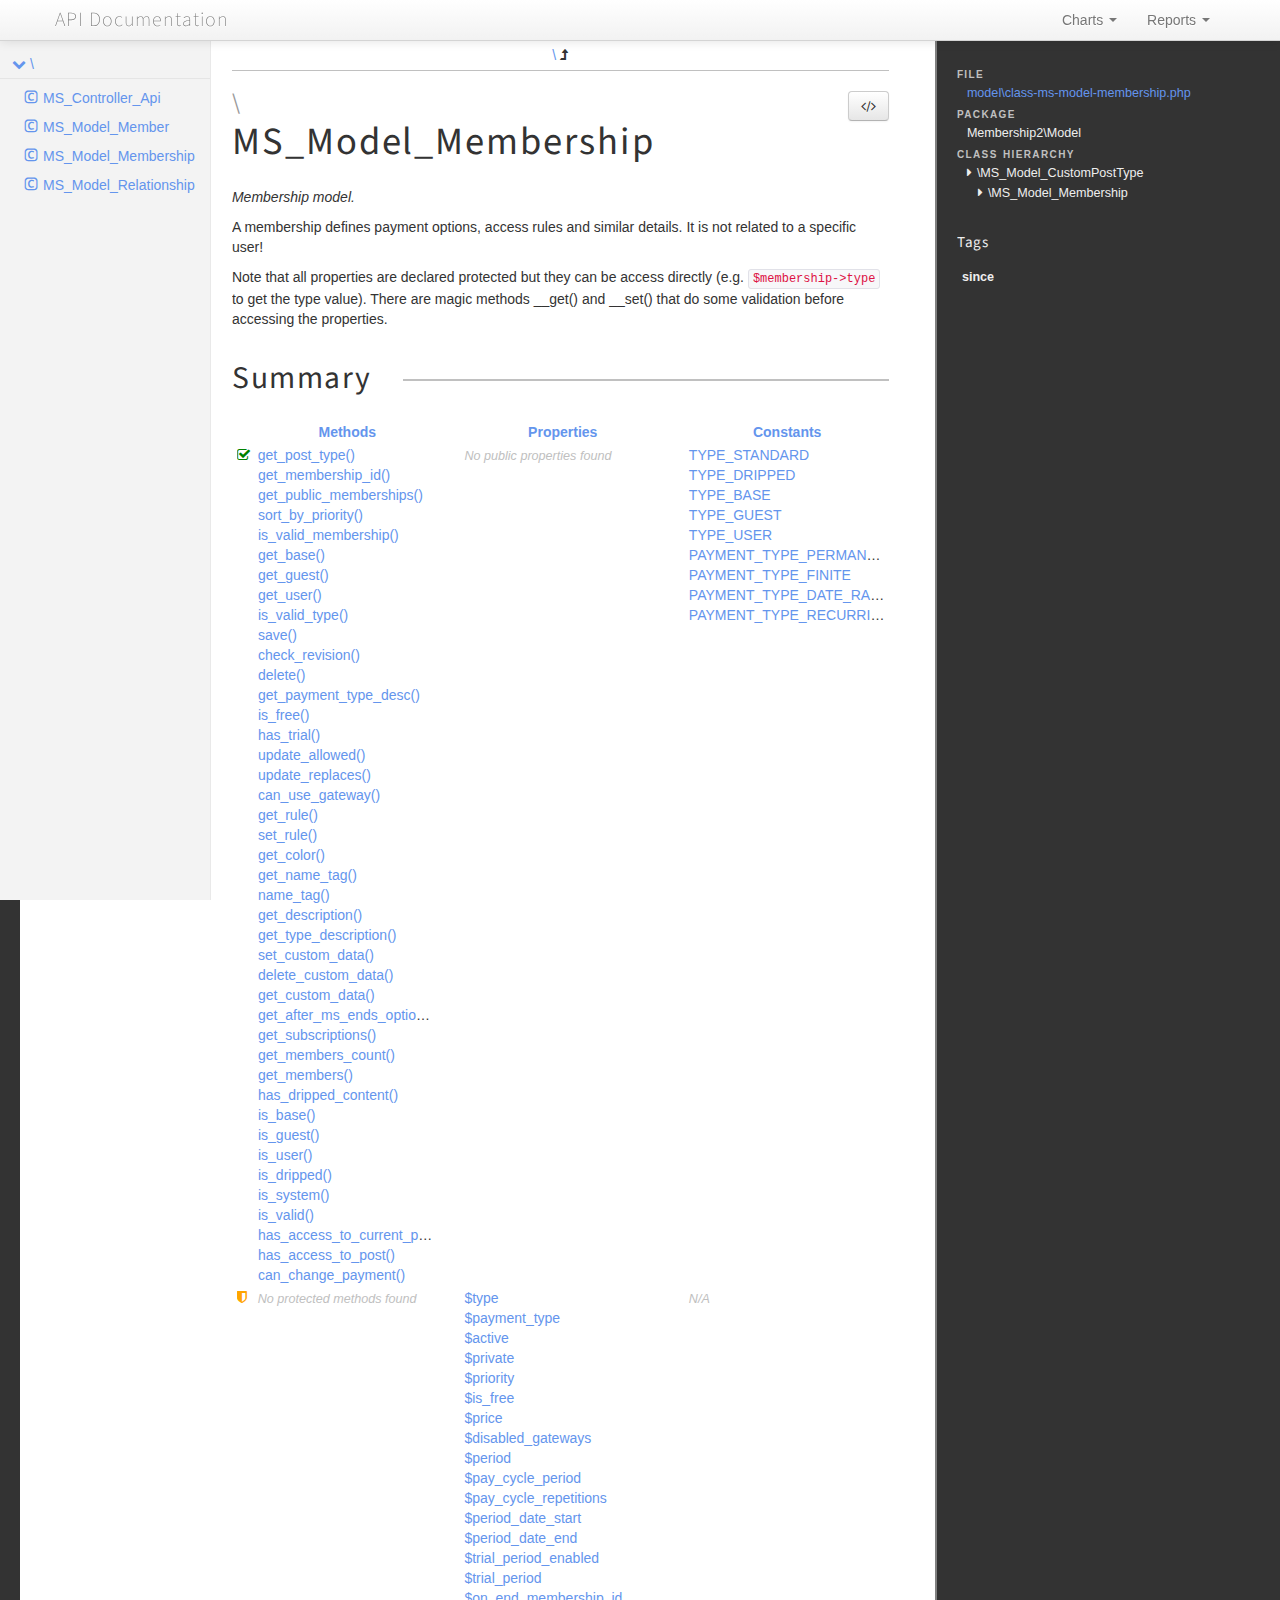
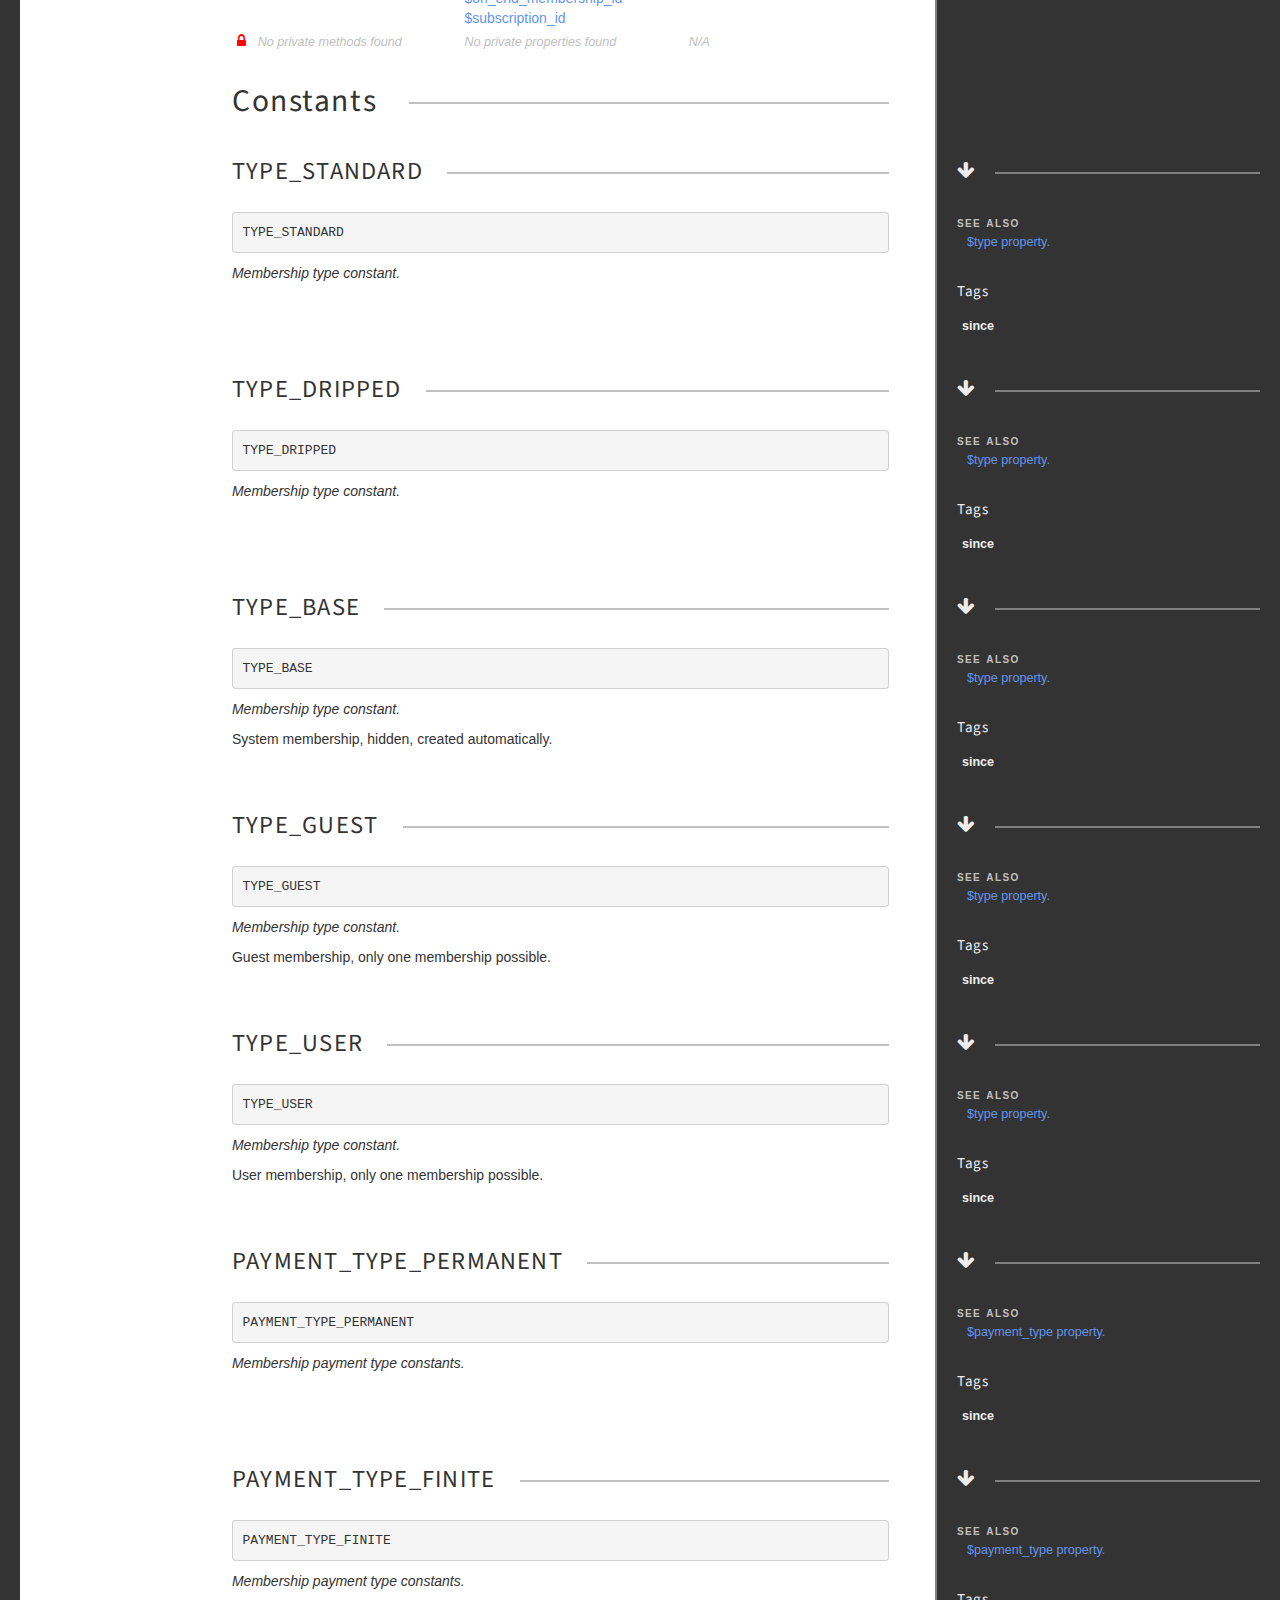
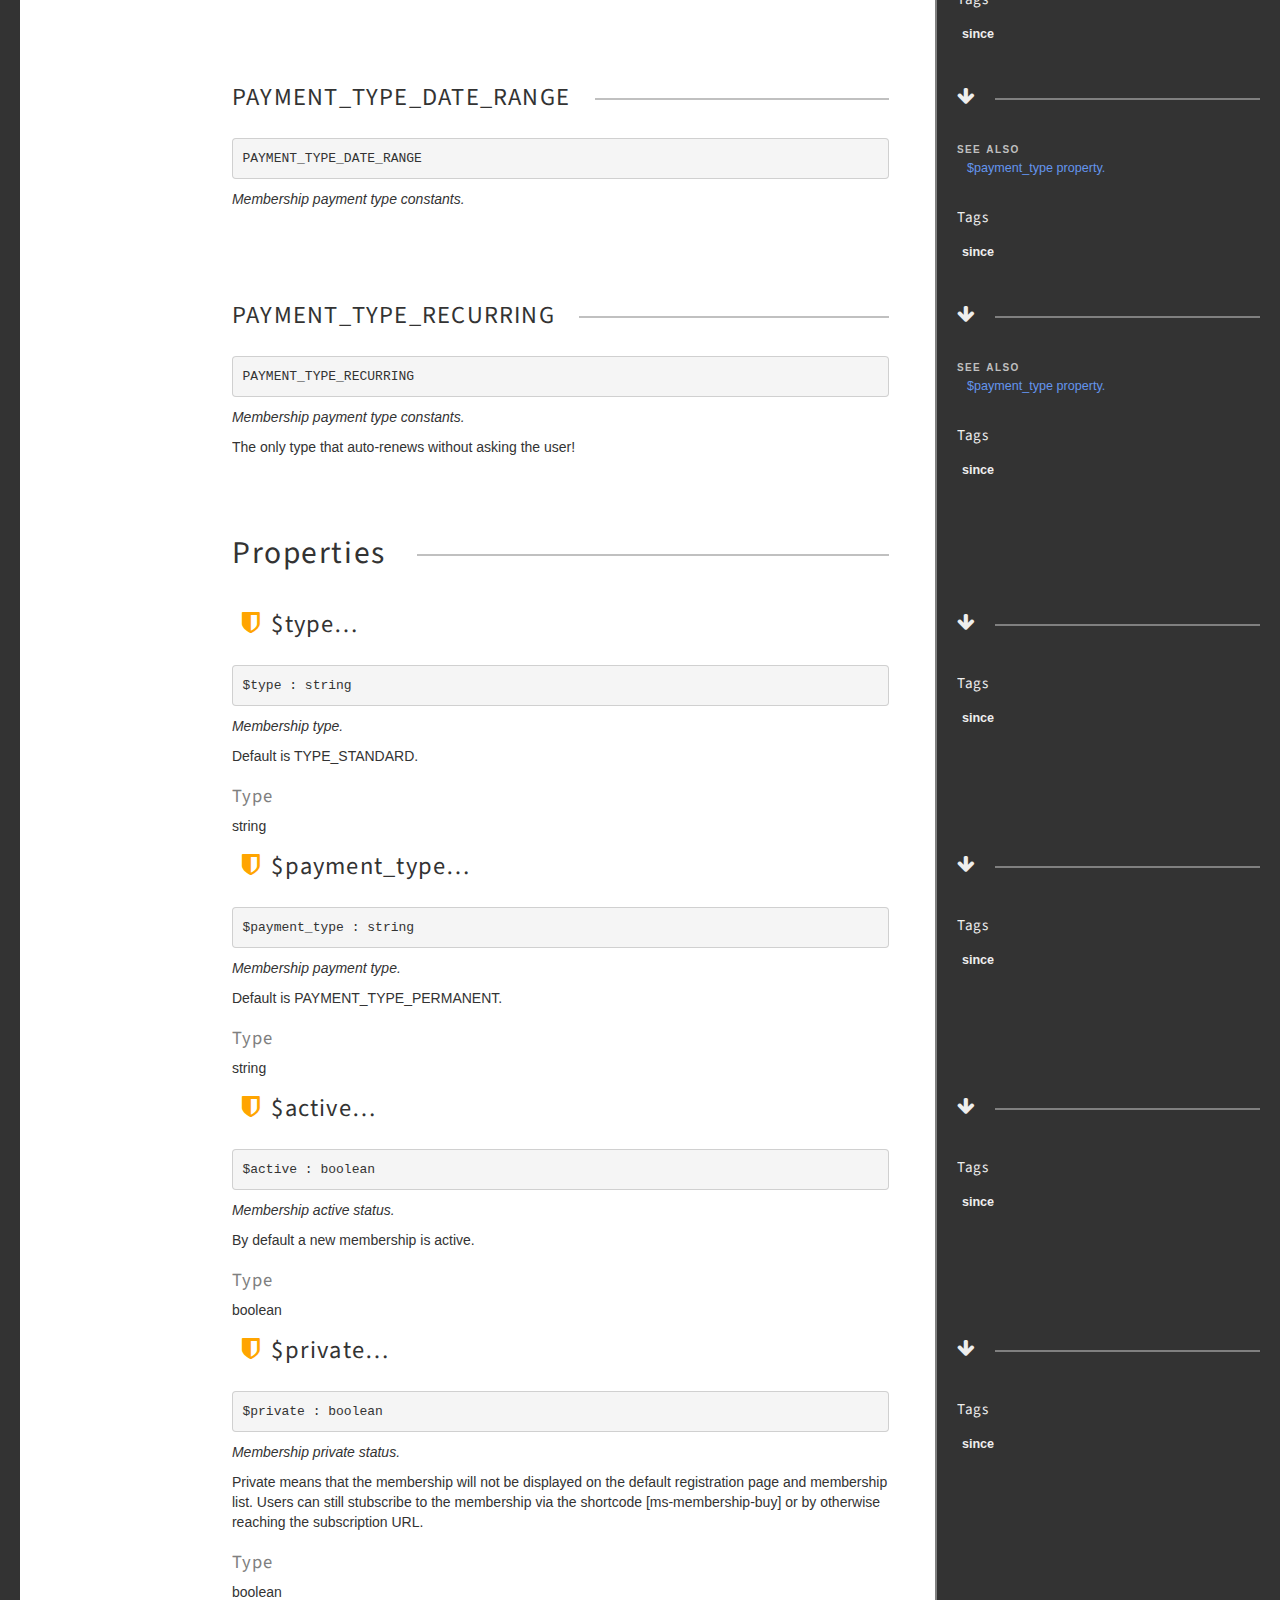
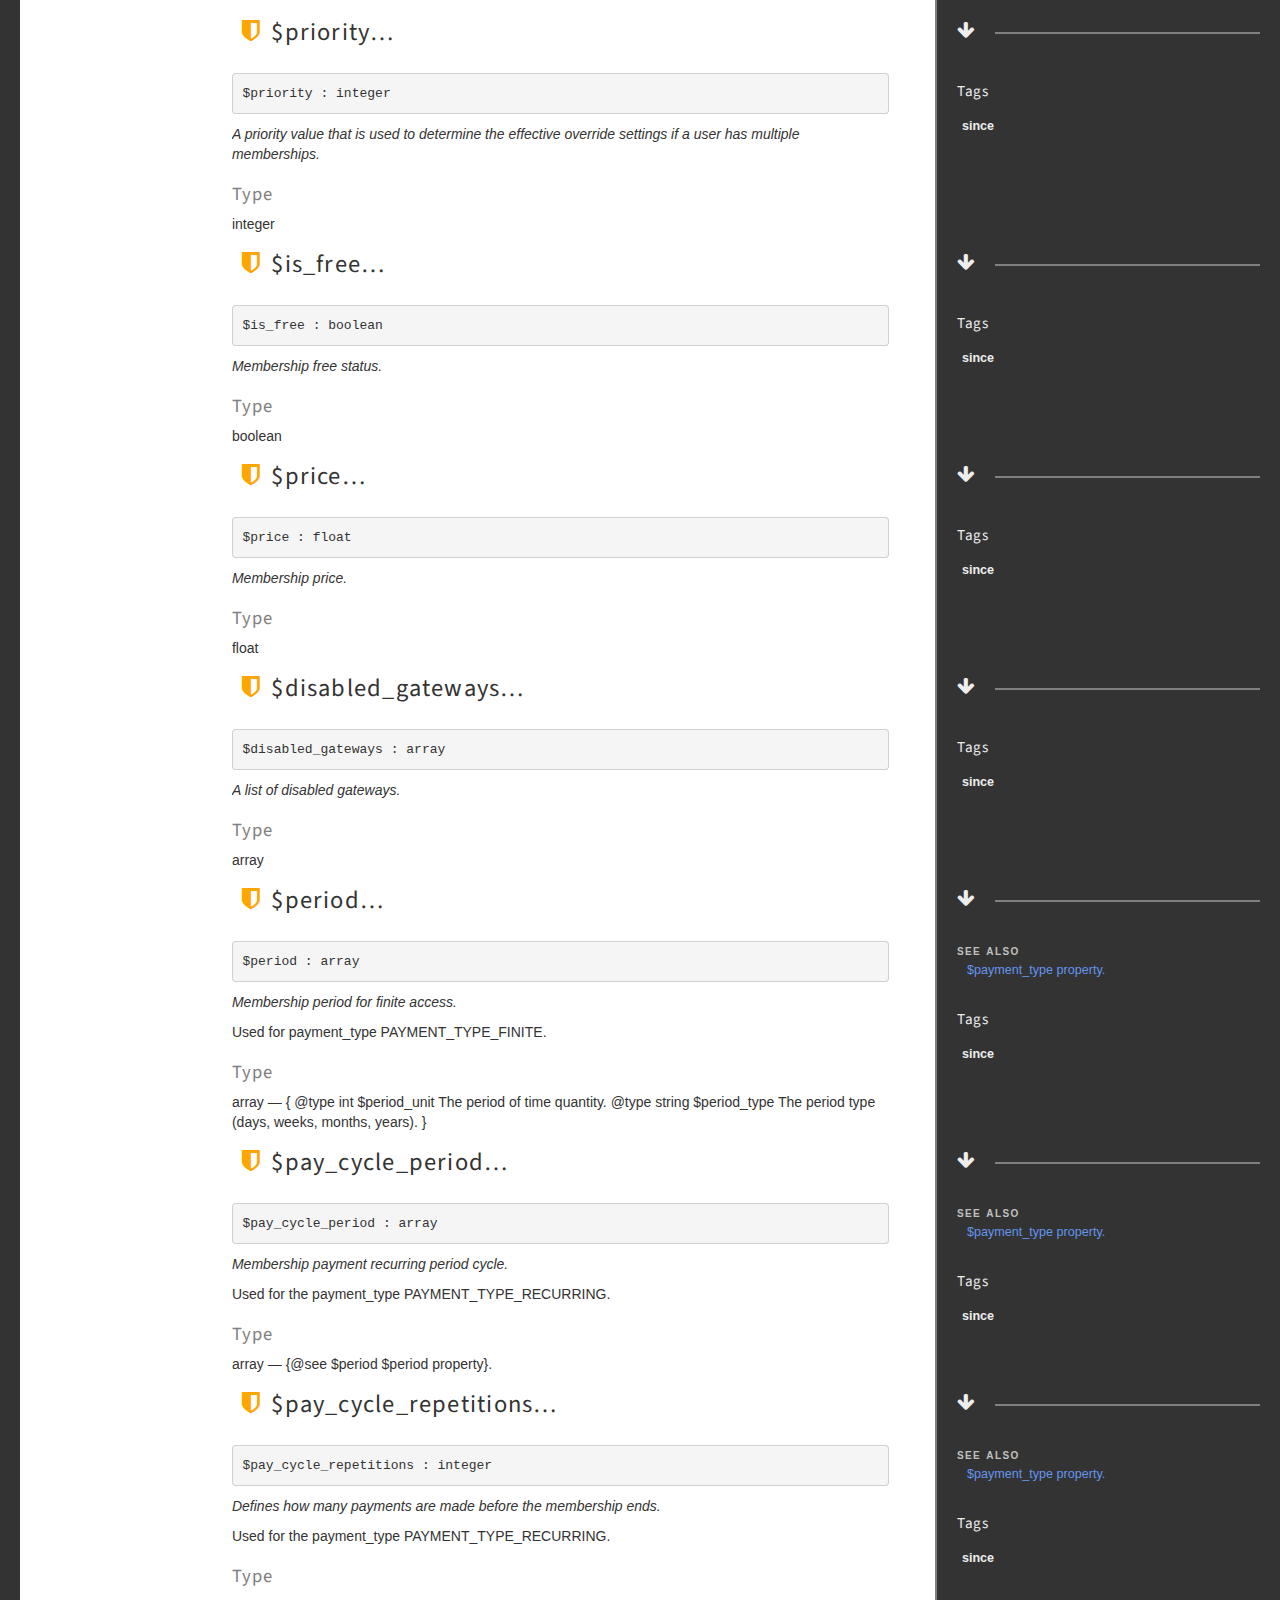
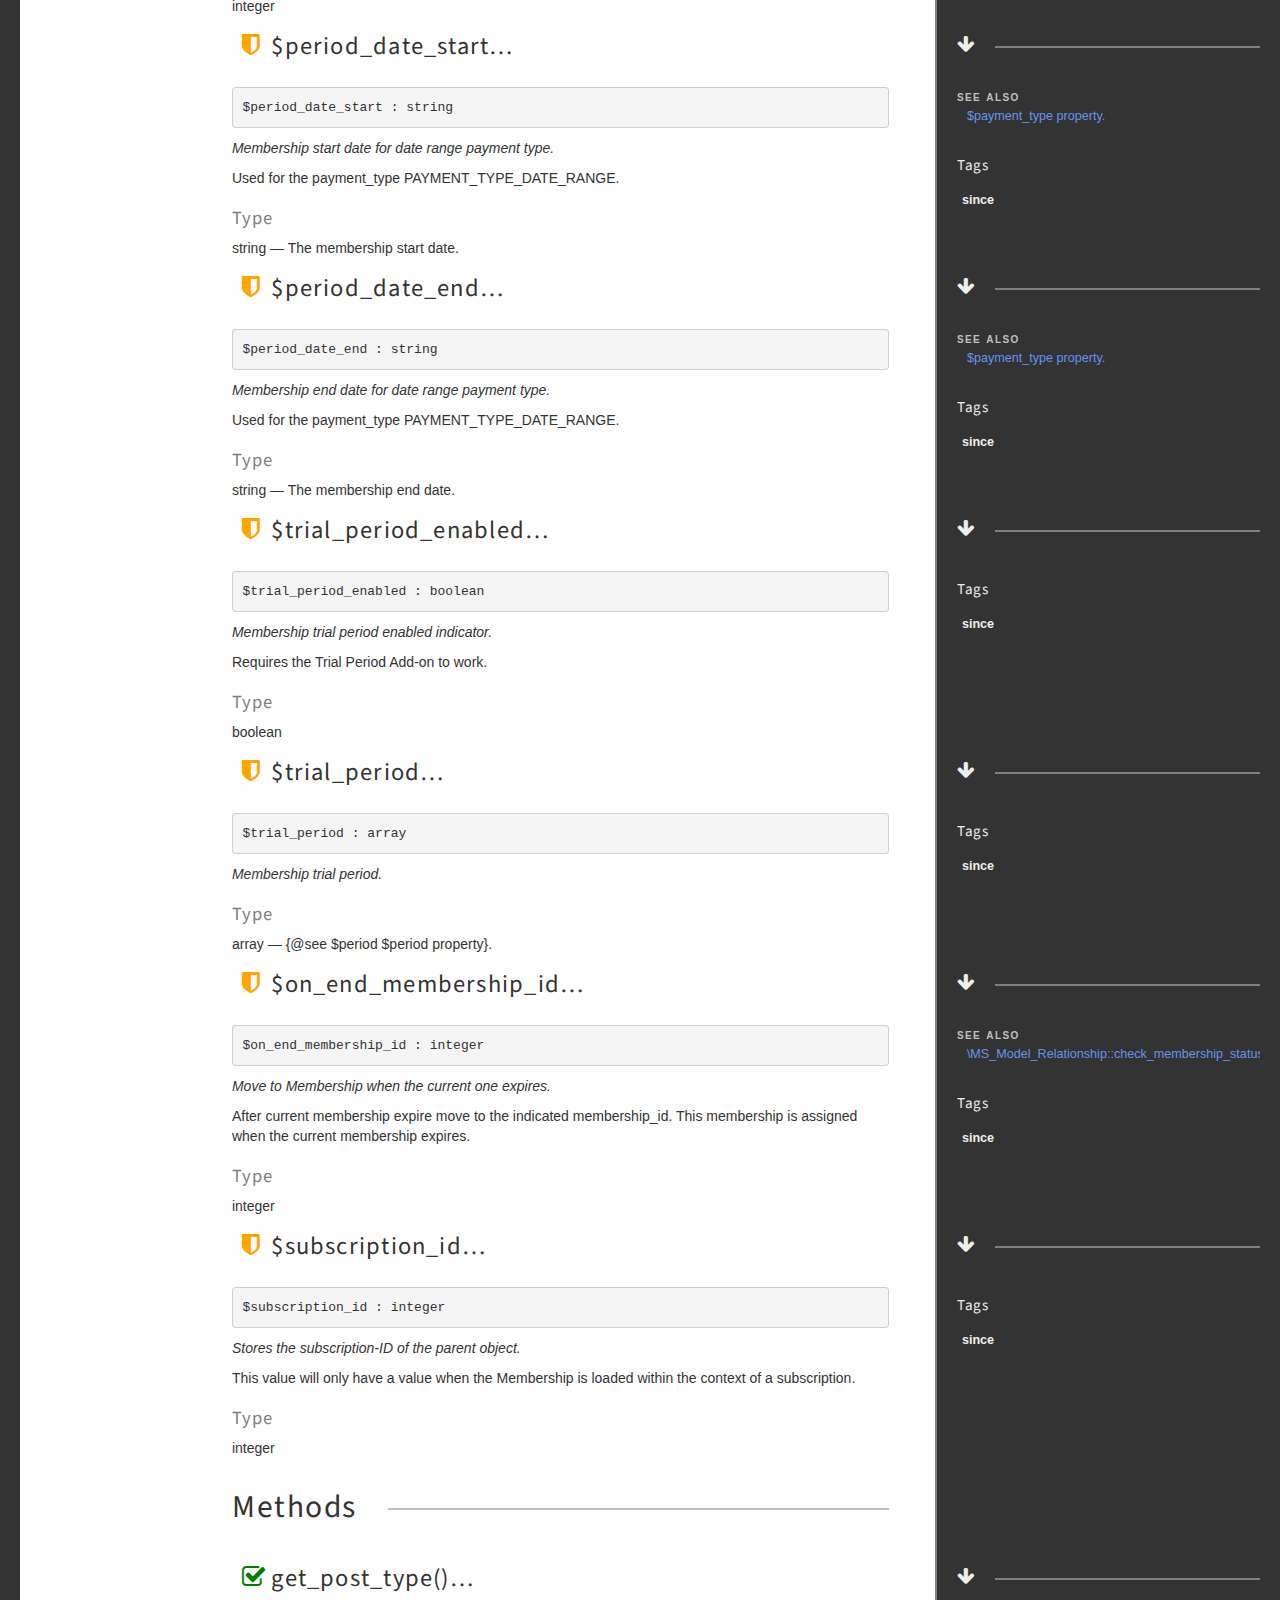
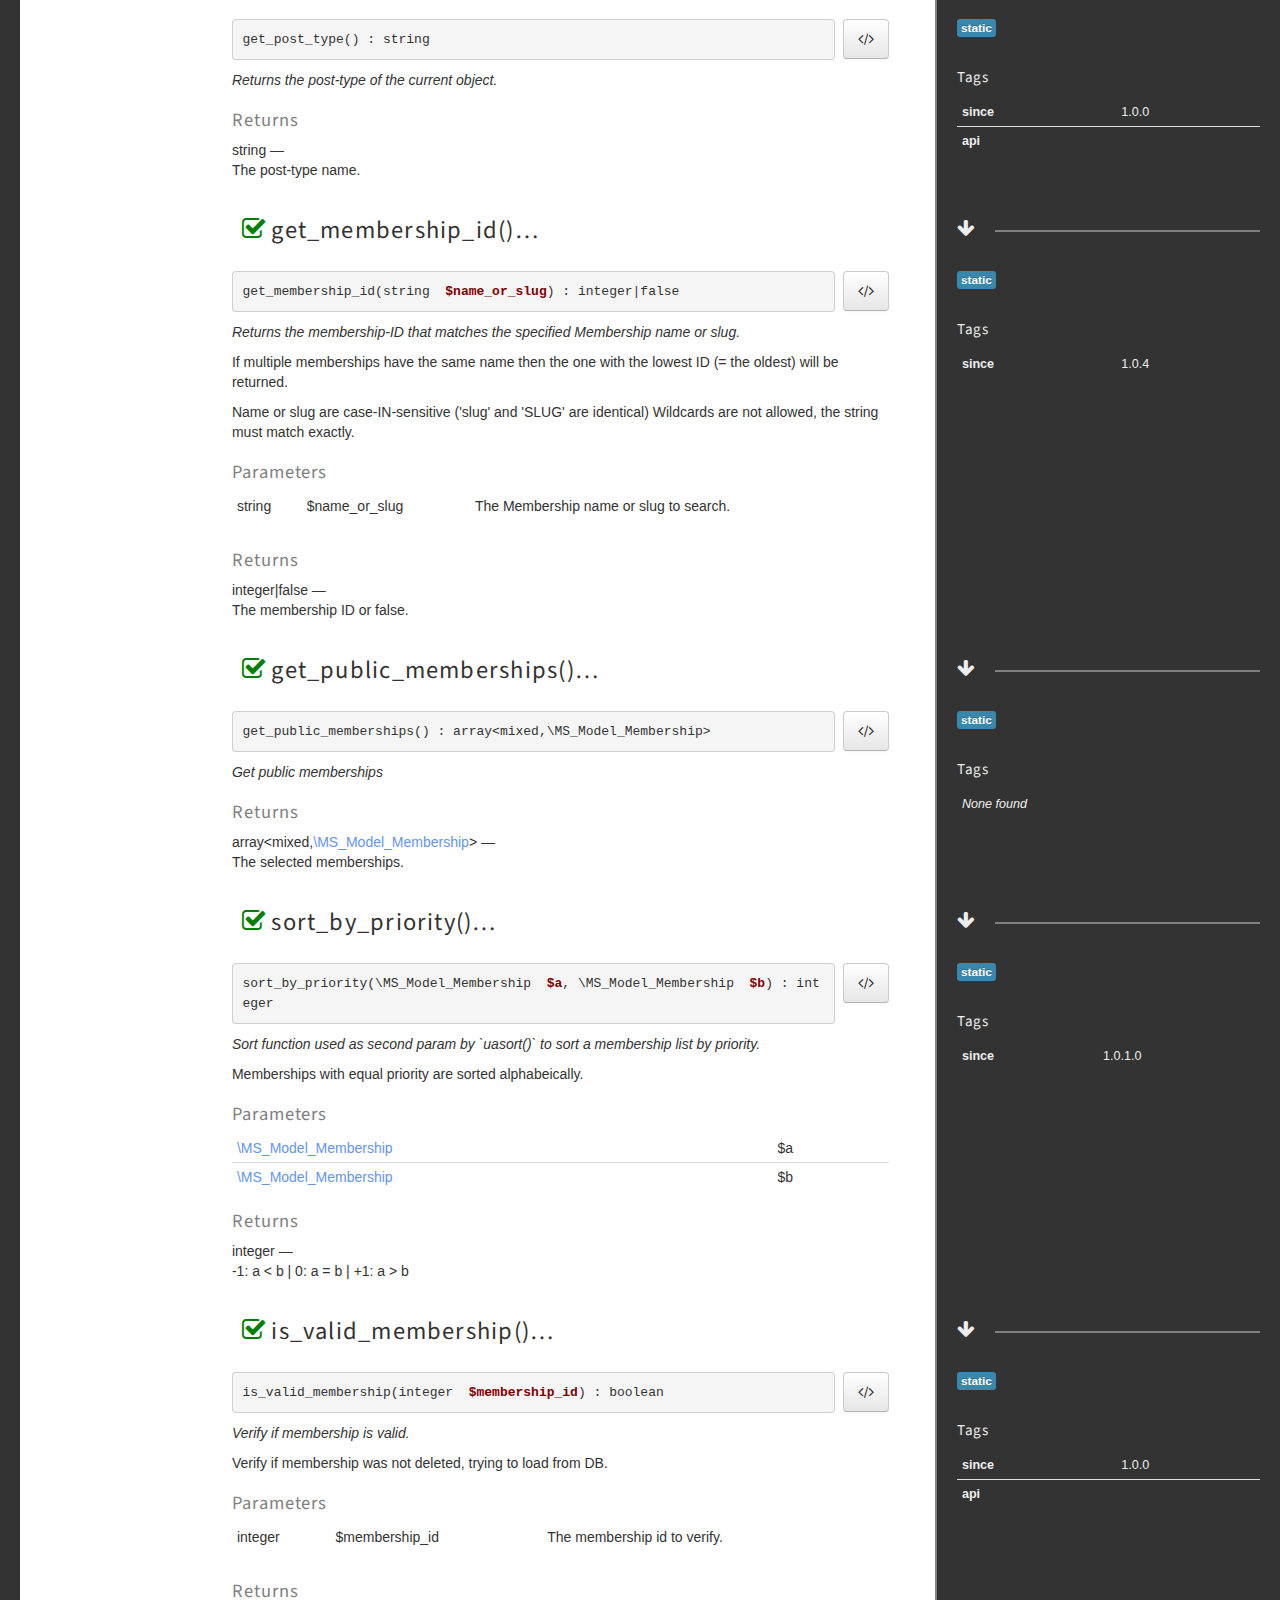
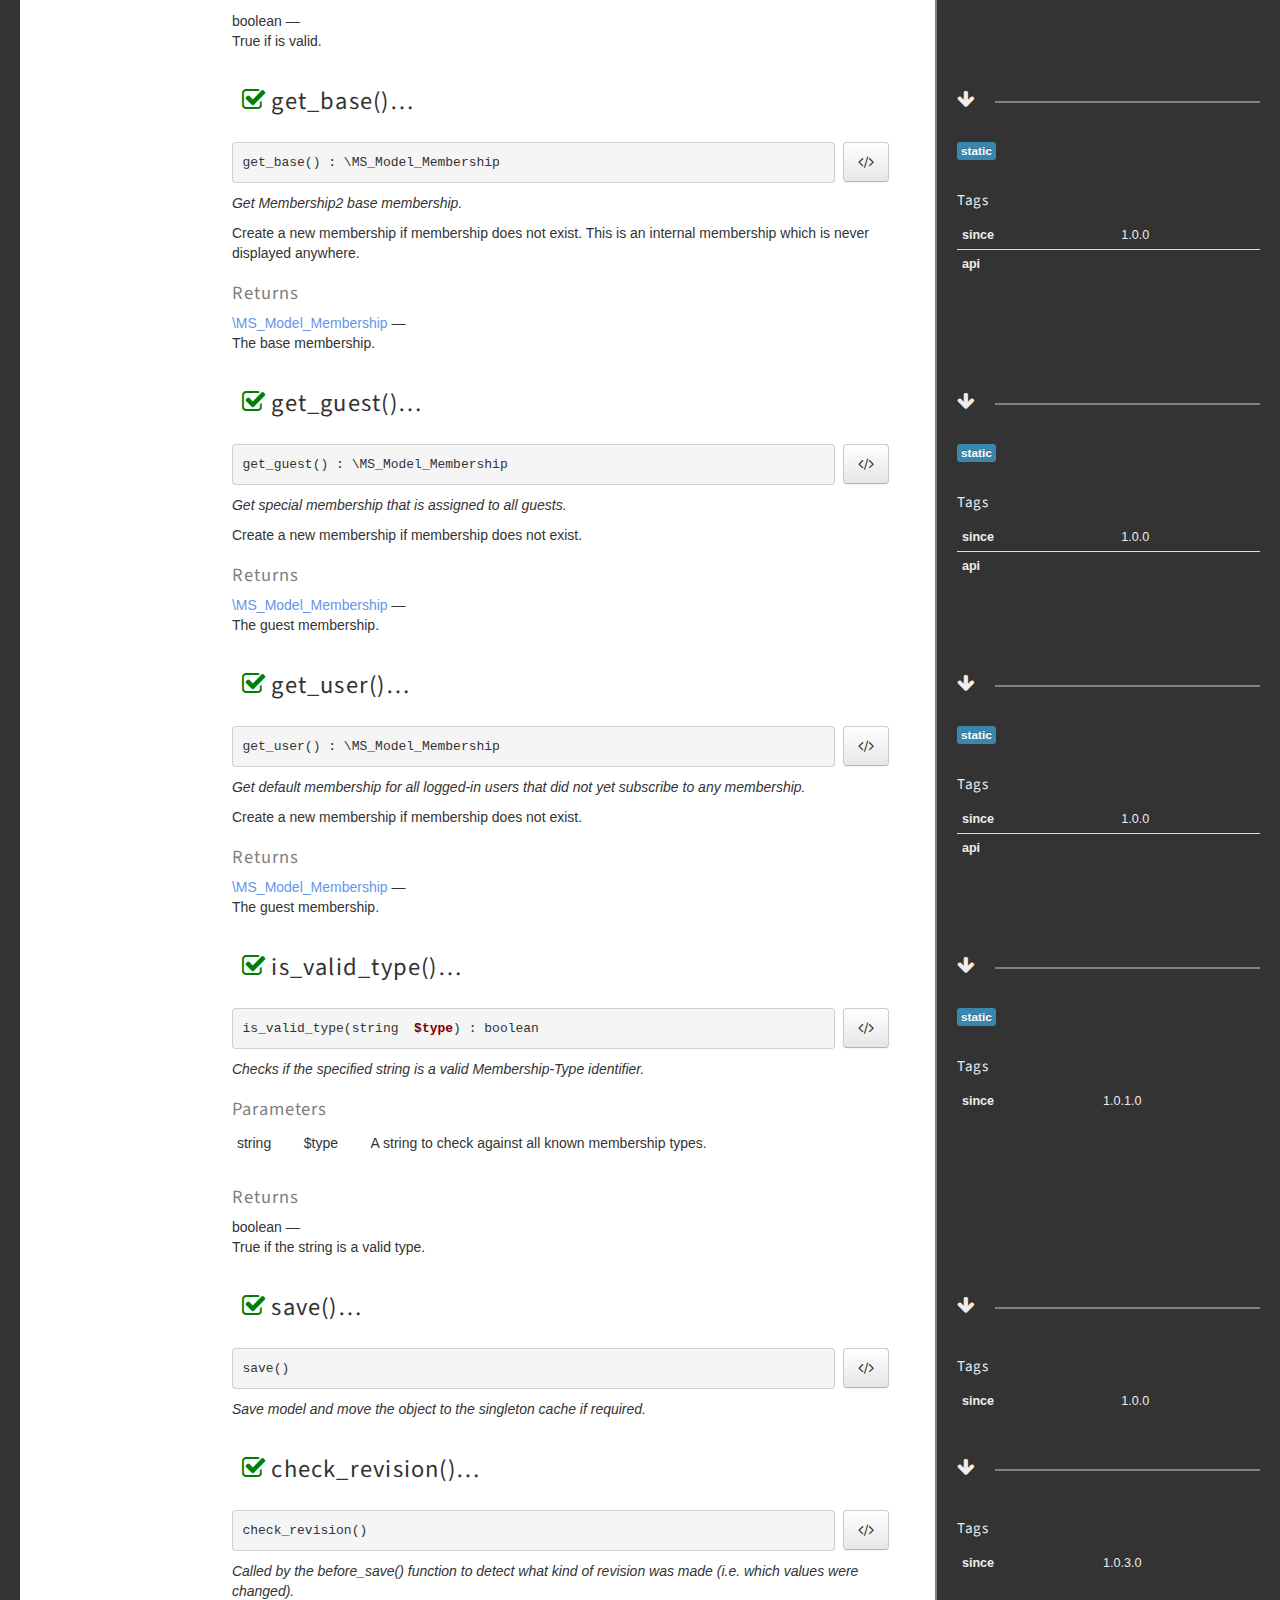
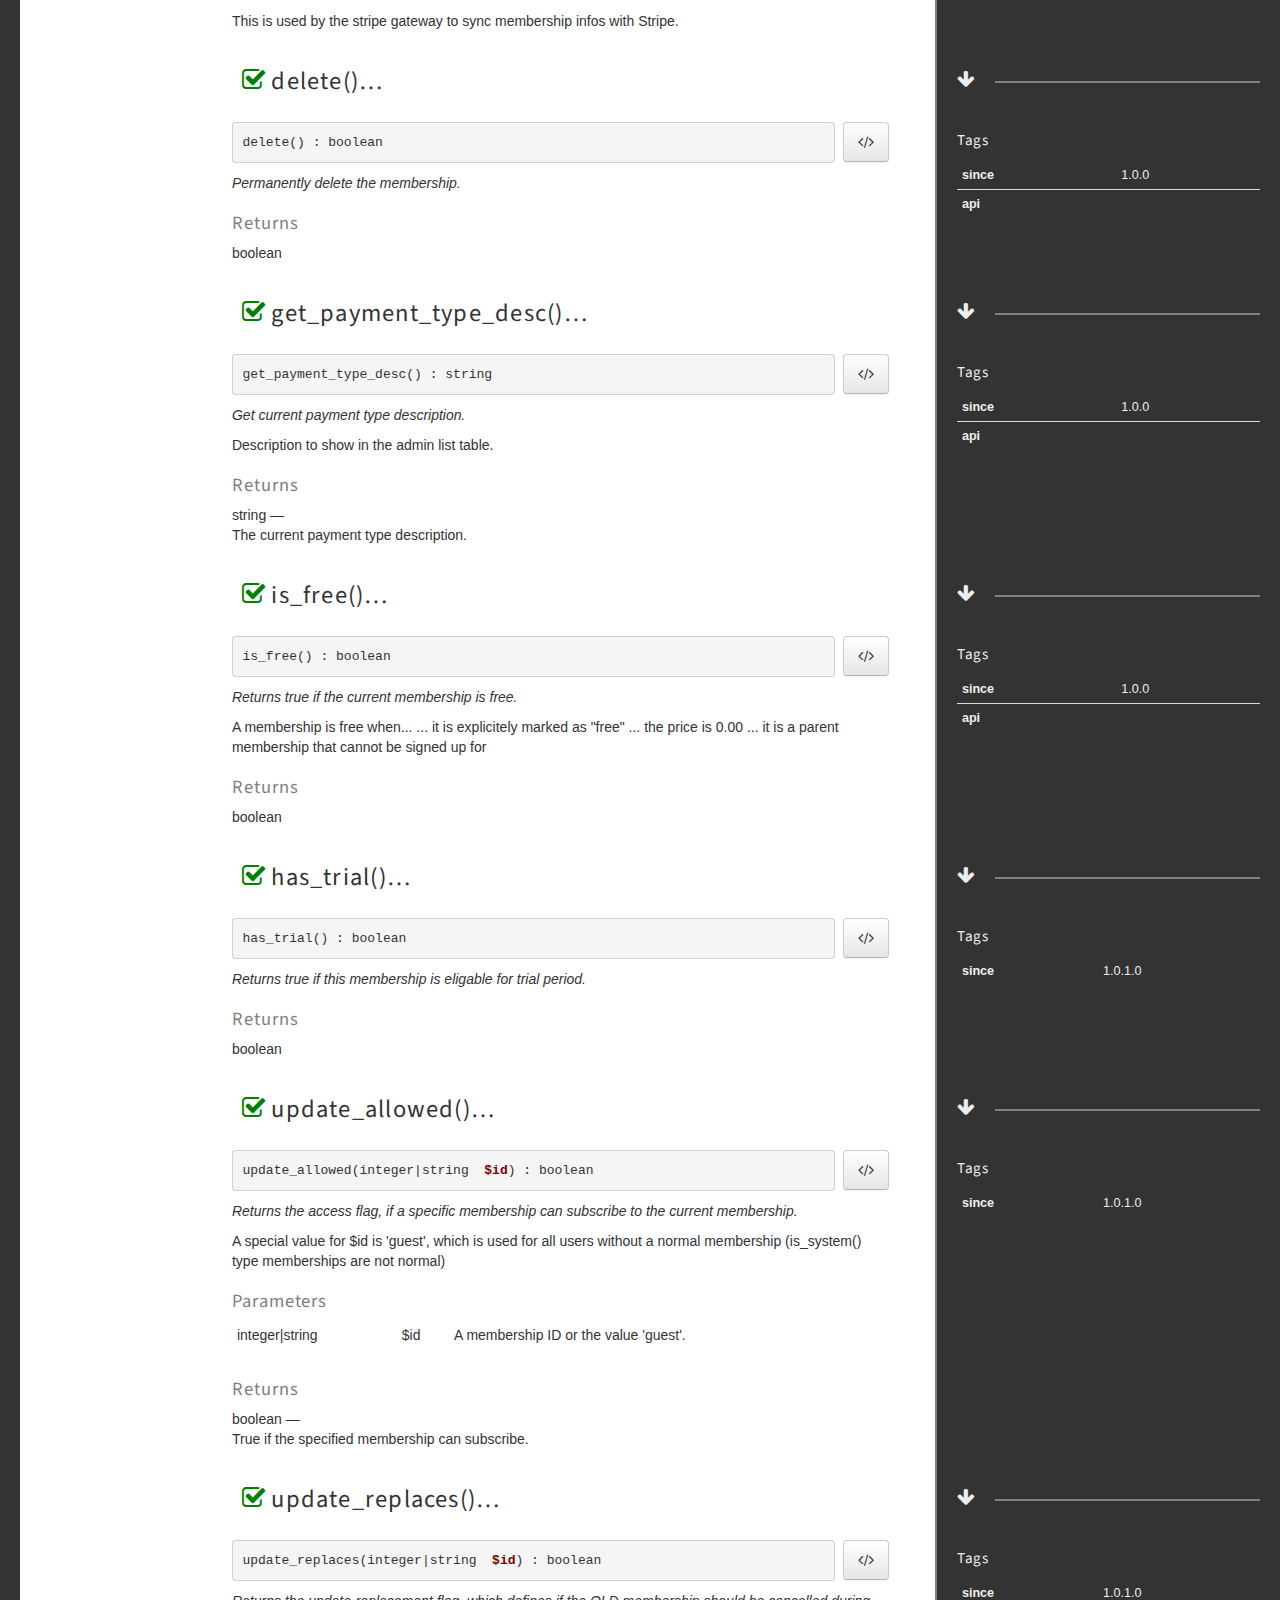
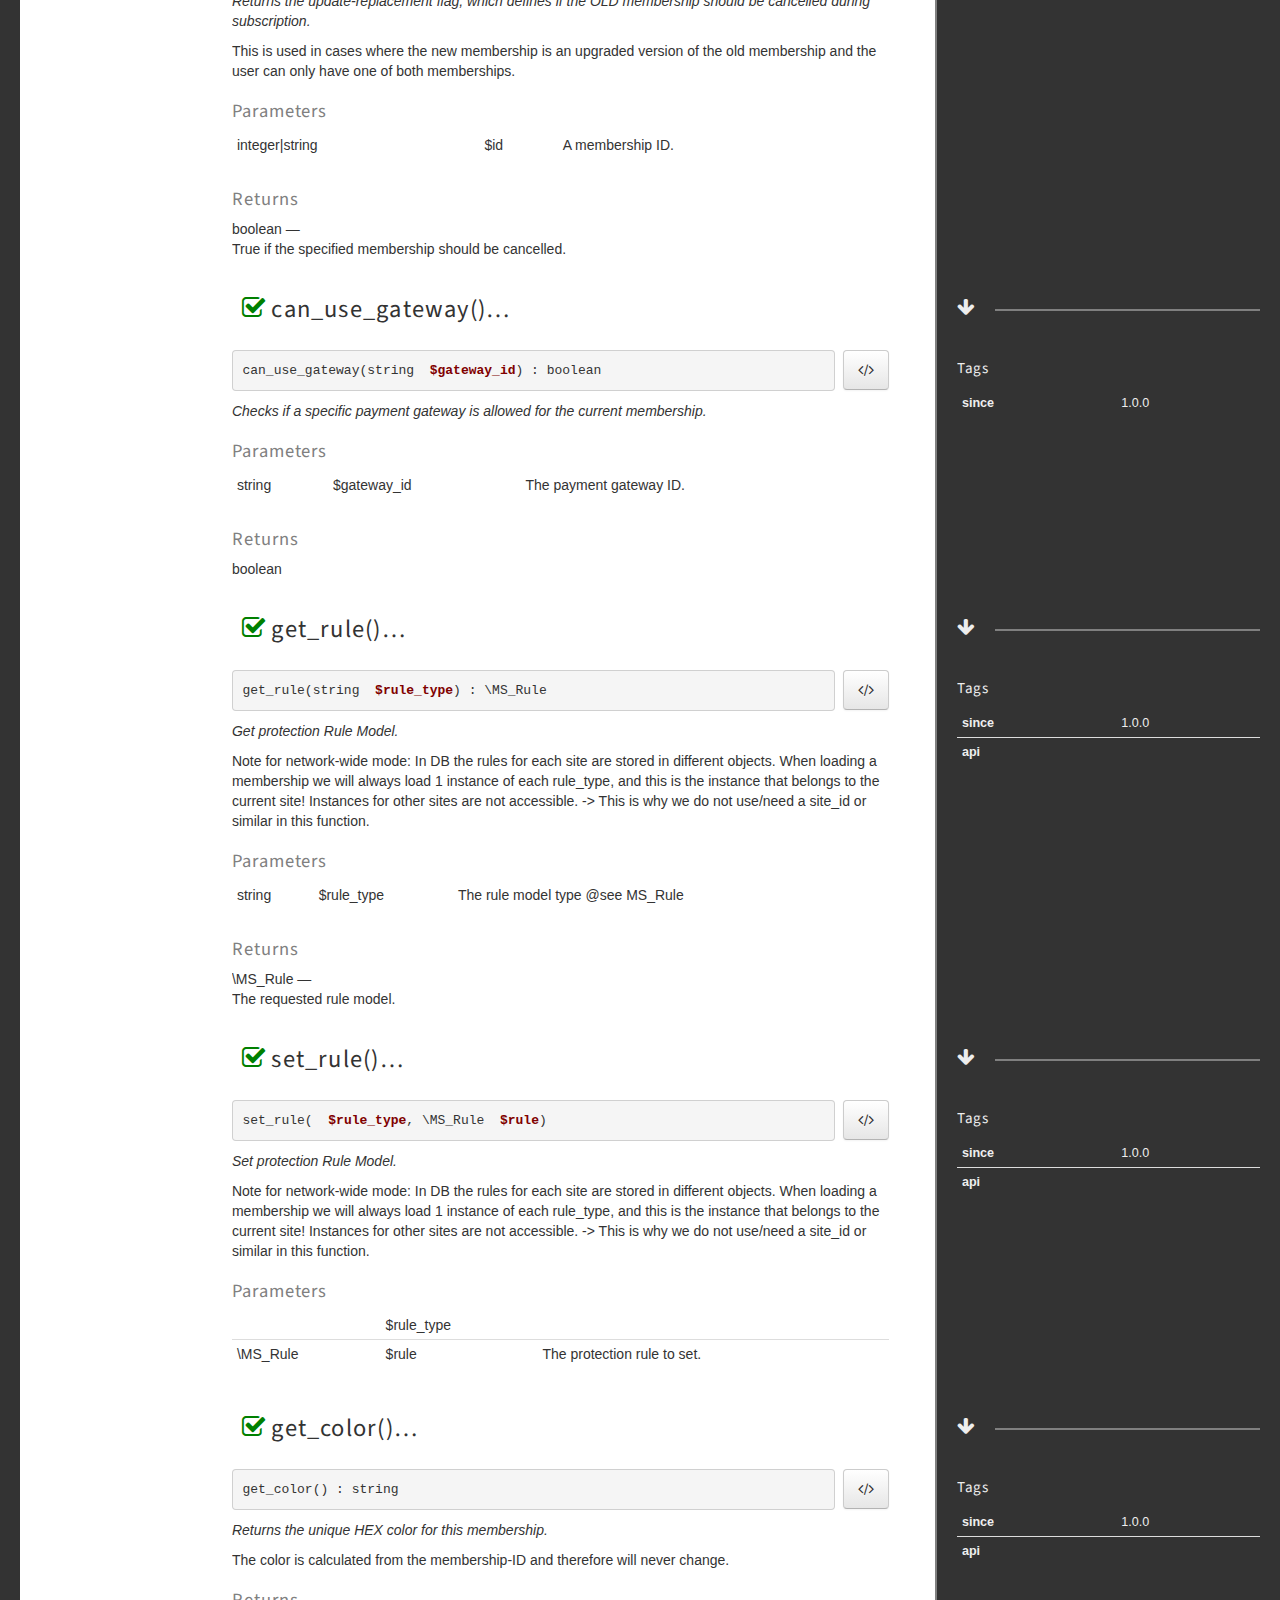
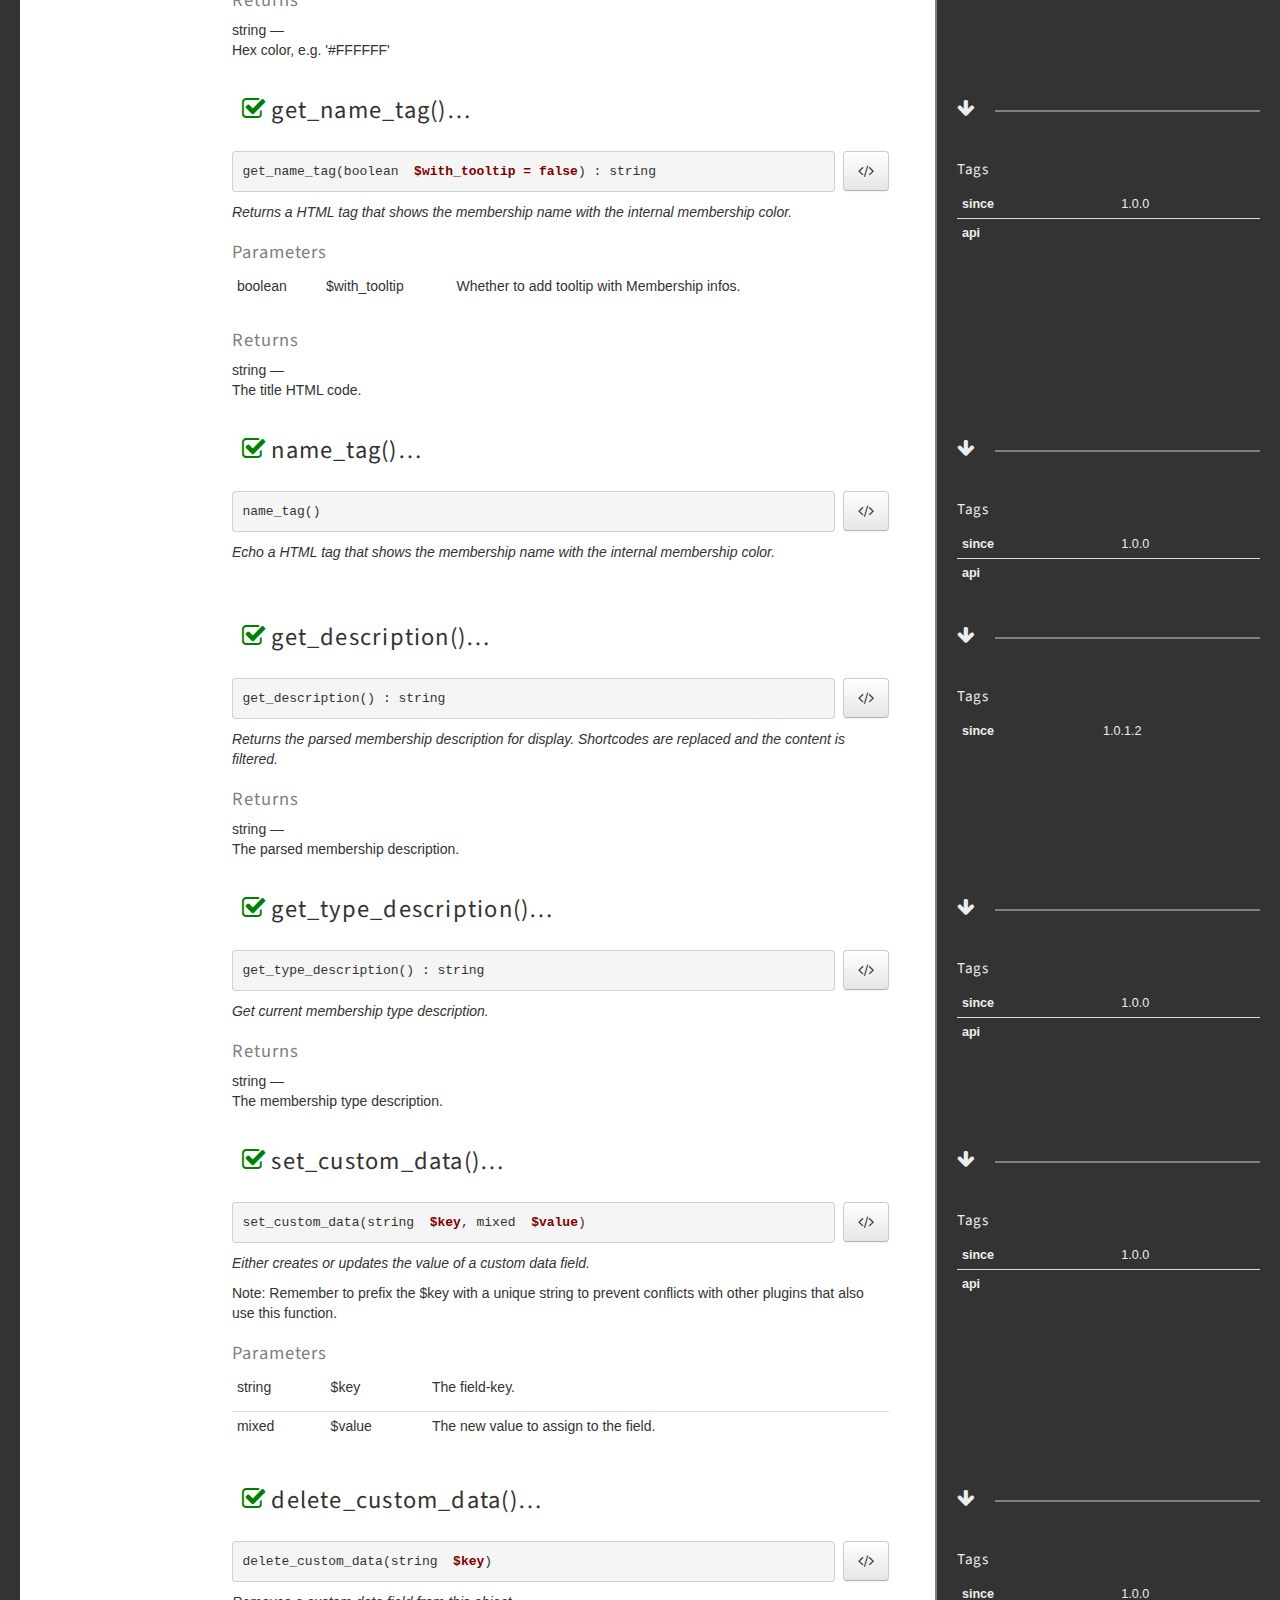
<file: docs/classes/MS_Model_Membership.html>
<!DOCTYPE html>
<html lang="en">
<head>
    <meta name="viewport" content="width=device-width, initial-scale=1.0, maximum-scale=1.0, user-scalable=0"/>
    <meta charset="utf-8"/>
    <title>API Documentation</title>
    <meta name="author" content=""/>
    <meta name="description" content=""/>

    <link href="../css/bootstrap-combined.no-icons.min.css" rel="stylesheet">
    <link href="../css/font-awesome.min.css" rel="stylesheet">
    <link href="../css/prism.css" rel="stylesheet" media="all"/>
    <link href="../css/template.css" rel="stylesheet" media="all"/>
    
    <!--[if lt IE 9]>
    <script src="../js/html5.js"></script>
    <![endif]-->
    <script src="../js/jquery-1.11.0.min.js"></script>
    <script src="../js/ui/1.10.4/jquery-ui.min.js"></script>
    <script src="../js/bootstrap.min.js"></script>
    <script src="../js/jquery.smooth-scroll.js"></script>
    <script src="../js/prism.min.js"></script>
    <!-- TODO: Add http://jscrollpane.kelvinluck.com/ to style the scrollbars for browsers not using webkit-->
    <script type="text/javascript">
    function loadExternalCodeSnippets() {
        Array.prototype.slice.call(document.querySelectorAll('pre[data-src]')).forEach(function (pre) {
            var src = pre.getAttribute('data-src');
            var extension = (src.match(/\.(\w+)$/) || [, ''])[1];
            var language = 'php';

            var code = document.createElement('code');
            code.className = 'language-' + language;

            pre.textContent = '';

            code.textContent = 'Loading…';

            pre.appendChild(code);

            var xhr = new XMLHttpRequest();

            xhr.open('GET', src, true);

            xhr.onreadystatechange = function () {
                if (xhr.readyState == 4) {

                    if (xhr.status < 400 && xhr.responseText) {
                        code.textContent = xhr.responseText;

                        Prism.highlightElement(code);
                    }
                    else if (xhr.status >= 400) {
                        code.textContent = '✖ Error ' + xhr.status + ' while fetching file: ' + xhr.statusText;
                    }
                    else {
                        code.textContent = '✖ Error: File does not exist or is empty';
                    }
                }
            };

            xhr.send(null);
        });
    }

    $(document).ready(function(){
        loadExternalCodeSnippets();
    });
    $('#source-view').on('shown', function () {
        loadExternalCodeSnippets();
    })
</script>

    <link rel="shortcut icon" href="../images/favicon.ico"/>
    <link rel="apple-touch-icon" href="../images/apple-touch-icon.png"/>
    <link rel="apple-touch-icon" sizes="72x72" href="../images/apple-touch-icon-72x72.png"/>
    <link rel="apple-touch-icon" sizes="114x114" href="../images/apple-touch-icon-114x114.png"/>
</head>
<body>

<div class="navbar navbar-fixed-top">
    <div class="navbar-inner">
        <div class="container">
            <a class="btn btn-navbar" data-toggle="collapse" data-target=".nav-collapse">
                <i class="icon-ellipsis-vertical"></i>
            </a>
            <a class="brand" href="../index.html">API Documentation</a>

            <div class="nav-collapse">
                <ul class="nav pull-right">
                                        <li class="dropdown" id="charts-menu">
                        <a href="#" class="dropdown-toggle" data-toggle="dropdown">
                            Charts <b class="caret"></b>
                        </a>
                        <ul class="dropdown-menu">
                            <li>
                                <a href="../graphs/class.html">
                                    <i class="icon-list-alt"></i>&#160;Class hierarchy diagram
                                </a>
                            </li>
                        </ul>
                    </li>
                    <li class="dropdown" id="reports-menu">
                        <a href="#" class="dropdown-toggle" data-toggle="dropdown">
                            Reports <b class="caret"></b>
                        </a>
                        <ul class="dropdown-menu">
                            <li>
                                <a href="../reports/errors.html">
                                                                                                                                                                                                                                                                                                                                                                                                                            <i class="icon-list-alt"></i>&#160;Errors <span class="label label-info pull-right">22</span>
                                </a>
                            </li>
                            <li>
                                <a href="../reports/markers.html">
                                                                                                                                                                                                                                                                                                                                                                                                                            <i class="icon-list-alt"></i>&#160;Markers <span class="label label-info pull-right">1</span>
                                </a>
                            </li>
                            <li>
                                <a href="../reports/deprecated.html">
                                                                                                            <i class="icon-list-alt"></i>&#160;Deprecated <span class="label label-info pull-right">0</span>
                                </a>
                            </li>
                        </ul>
                    </li>
                </ul>
            </div>
        </div>
    </div>
    <!--<div class="go_to_top">-->
    <!--<a href="#___" style="color: inherit">Back to top&#160;&#160;<i class="icon-upload icon-white"></i></a>-->
    <!--</div>-->
</div>

<div id="___" class="container-fluid">
        <section class="row-fluid">
        <div class="span2 sidebar">
                                <div class="accordion" style="margin-bottom: 0">
        <div class="accordion-group">
            <div class="accordion-heading">
                                    <a class="accordion-toggle " data-toggle="collapse" data-target="#namespace-1169138922"></a>
                                <a href="../namespaces/default.html" style="margin-left: 30px; padding-left: 0">\</a>
            </div>
            <div id="namespace-1169138922" class="accordion-body collapse in">
                <div class="accordion-inner">

                    
                    <ul>
                                                                                                    <li class="class"><a href="../classes/MS_Controller_Api.html">MS_Controller_Api</a></li>
                                                    <li class="class"><a href="../classes/MS_Model_Member.html">MS_Model_Member</a></li>
                                                    <li class="class"><a href="../classes/MS_Model_Membership.html">MS_Model_Membership</a></li>
                                                    <li class="class"><a href="../classes/MS_Model_Relationship.html">MS_Model_Relationship</a></li>
                                            </ul>
                </div>
            </div>
        </div>
    </div>

        </div>
    </section>
    <section class="row-fluid">
        <div class="span10 offset2">
            <div class="row-fluid">
                <div class="span8 content class">
                    <nav>
                                                <a href="../namespaces/default.html">\</a> <i class="icon-level-up"></i>
                                            </nav>
                    <a href="#source-view" role="button" class="pull-right btn" data-toggle="modal"><i class="icon-code"></i></a>

                    <h1><small>\</small>MS_Model_Membership</h1>
                    <p><em>Membership model.</em></p>
                    <p>A membership defines payment options, access rules and similar details.
It is not related to a specific user!</p>
<p>Note that all properties are declared protected but they can be access
directly (e.g. <code>$membership-&gt;type</code> to get the type value).
There are magic methods __get() and __set() that do some validation before
accessing the properties.</p>
                    
                                        
                    <section id="summary">
                        <h2>Summary</h2>
                        <section class="row-fluid heading">
                            <section class="span4">
                                <a href="#methods">Methods</a>
                            </section>
                            <section class="span4">
                                <a href="#properties">Properties</a>
                            </section>
                            <section class="span4">
                                <a href="#constants">Constants</a>
                            </section>
                        </section>
                        <section class="row-fluid public">
                            <section class="span4">
                                                                    <a href="../classes/MS_Model_Membership.html#method_get_post_type" class="">get_post_type()</a><br />
                                                                    <a href="../classes/MS_Model_Membership.html#method_get_membership_id" class="">get_membership_id()</a><br />
                                                                    <a href="../classes/MS_Model_Membership.html#method_get_public_memberships" class="">get_public_memberships()</a><br />
                                                                    <a href="../classes/MS_Model_Membership.html#method_sort_by_priority" class="">sort_by_priority()</a><br />
                                                                    <a href="../classes/MS_Model_Membership.html#method_is_valid_membership" class="">is_valid_membership()</a><br />
                                                                    <a href="../classes/MS_Model_Membership.html#method_get_base" class="">get_base()</a><br />
                                                                    <a href="../classes/MS_Model_Membership.html#method_get_guest" class="">get_guest()</a><br />
                                                                    <a href="../classes/MS_Model_Membership.html#method_get_user" class="">get_user()</a><br />
                                                                    <a href="../classes/MS_Model_Membership.html#method_is_valid_type" class="">is_valid_type()</a><br />
                                                                    <a href="../classes/MS_Model_Membership.html#method_save" class="">save()</a><br />
                                                                    <a href="../classes/MS_Model_Membership.html#method_check_revision" class="">check_revision()</a><br />
                                                                    <a href="../classes/MS_Model_Membership.html#method_delete" class="">delete()</a><br />
                                                                    <a href="../classes/MS_Model_Membership.html#method_get_payment_type_desc" class="">get_payment_type_desc()</a><br />
                                                                    <a href="../classes/MS_Model_Membership.html#method_is_free" class="">is_free()</a><br />
                                                                    <a href="../classes/MS_Model_Membership.html#method_has_trial" class="">has_trial()</a><br />
                                                                    <a href="../classes/MS_Model_Membership.html#method_update_allowed" class="">update_allowed()</a><br />
                                                                    <a href="../classes/MS_Model_Membership.html#method_update_replaces" class="">update_replaces()</a><br />
                                                                    <a href="../classes/MS_Model_Membership.html#method_can_use_gateway" class="">can_use_gateway()</a><br />
                                                                    <a href="../classes/MS_Model_Membership.html#method_get_rule" class="">get_rule()</a><br />
                                                                    <a href="../classes/MS_Model_Membership.html#method_set_rule" class="">set_rule()</a><br />
                                                                    <a href="../classes/MS_Model_Membership.html#method_get_color" class="">get_color()</a><br />
                                                                    <a href="../classes/MS_Model_Membership.html#method_get_name_tag" class="">get_name_tag()</a><br />
                                                                    <a href="../classes/MS_Model_Membership.html#method_name_tag" class="">name_tag()</a><br />
                                                                    <a href="../classes/MS_Model_Membership.html#method_get_description" class="">get_description()</a><br />
                                                                    <a href="../classes/MS_Model_Membership.html#method_get_type_description" class="">get_type_description()</a><br />
                                                                    <a href="../classes/MS_Model_Membership.html#method_set_custom_data" class="">set_custom_data()</a><br />
                                                                    <a href="../classes/MS_Model_Membership.html#method_delete_custom_data" class="">delete_custom_data()</a><br />
                                                                    <a href="../classes/MS_Model_Membership.html#method_get_custom_data" class="">get_custom_data()</a><br />
                                                                    <a href="../classes/MS_Model_Membership.html#method_get_after_ms_ends_options" class="">get_after_ms_ends_options()</a><br />
                                                                    <a href="../classes/MS_Model_Membership.html#method_get_subscriptions" class="">get_subscriptions()</a><br />
                                                                    <a href="../classes/MS_Model_Membership.html#method_get_members_count" class="">get_members_count()</a><br />
                                                                    <a href="../classes/MS_Model_Membership.html#method_get_members" class="">get_members()</a><br />
                                                                    <a href="../classes/MS_Model_Membership.html#method_has_dripped_content" class="">has_dripped_content()</a><br />
                                                                    <a href="../classes/MS_Model_Membership.html#method_is_base" class="">is_base()</a><br />
                                                                    <a href="../classes/MS_Model_Membership.html#method_is_guest" class="">is_guest()</a><br />
                                                                    <a href="../classes/MS_Model_Membership.html#method_is_user" class="">is_user()</a><br />
                                                                    <a href="../classes/MS_Model_Membership.html#method_is_dripped" class="">is_dripped()</a><br />
                                                                    <a href="../classes/MS_Model_Membership.html#method_is_system" class="">is_system()</a><br />
                                                                    <a href="../classes/MS_Model_Membership.html#method_is_valid" class="">is_valid()</a><br />
                                                                    <a href="../classes/MS_Model_Membership.html#method_has_access_to_current_page" class="">has_access_to_current_page()</a><br />
                                                                    <a href="../classes/MS_Model_Membership.html#method_has_access_to_post" class="">has_access_to_post()</a><br />
                                                                    <a href="../classes/MS_Model_Membership.html#method_can_change_payment" class="">can_change_payment()</a><br />
                                                            </section>
                            <section class="span4">
                                                                    <em>No public properties found</em>
                                                            </section>
                            <section class="span4">
                                                                    <a href="../classes/MS_Model_Membership.html#constant_TYPE_STANDARD" class="">TYPE_STANDARD</a><br />
                                                                    <a href="../classes/MS_Model_Membership.html#constant_TYPE_DRIPPED" class="">TYPE_DRIPPED</a><br />
                                                                    <a href="../classes/MS_Model_Membership.html#constant_TYPE_BASE" class="">TYPE_BASE</a><br />
                                                                    <a href="../classes/MS_Model_Membership.html#constant_TYPE_GUEST" class="">TYPE_GUEST</a><br />
                                                                    <a href="../classes/MS_Model_Membership.html#constant_TYPE_USER" class="">TYPE_USER</a><br />
                                                                    <a href="../classes/MS_Model_Membership.html#constant_PAYMENT_TYPE_PERMANENT" class="">PAYMENT_TYPE_PERMANENT</a><br />
                                                                    <a href="../classes/MS_Model_Membership.html#constant_PAYMENT_TYPE_FINITE" class="">PAYMENT_TYPE_FINITE</a><br />
                                                                    <a href="../classes/MS_Model_Membership.html#constant_PAYMENT_TYPE_DATE_RANGE" class="">PAYMENT_TYPE_DATE_RANGE</a><br />
                                                                    <a href="../classes/MS_Model_Membership.html#constant_PAYMENT_TYPE_RECURRING" class="">PAYMENT_TYPE_RECURRING</a><br />
                                                            </section>
                        </section>
                        <section class="row-fluid protected">
                            <section class="span4">
                                                                    <em>No protected methods found</em>
                                                            </section>
                            <section class="span4">
                                                                    <a href="../classes/MS_Model_Membership.html#property_type" class="">$type</a><br />
                                                                    <a href="../classes/MS_Model_Membership.html#property_payment_type" class="">$payment_type</a><br />
                                                                    <a href="../classes/MS_Model_Membership.html#property_active" class="">$active</a><br />
                                                                    <a href="../classes/MS_Model_Membership.html#property_private" class="">$private</a><br />
                                                                    <a href="../classes/MS_Model_Membership.html#property_priority" class="">$priority</a><br />
                                                                    <a href="../classes/MS_Model_Membership.html#property_is_free" class="">$is_free</a><br />
                                                                    <a href="../classes/MS_Model_Membership.html#property_price" class="">$price</a><br />
                                                                    <a href="../classes/MS_Model_Membership.html#property_disabled_gateways" class="">$disabled_gateways</a><br />
                                                                    <a href="../classes/MS_Model_Membership.html#property_period" class="">$period</a><br />
                                                                    <a href="../classes/MS_Model_Membership.html#property_pay_cycle_period" class="">$pay_cycle_period</a><br />
                                                                    <a href="../classes/MS_Model_Membership.html#property_pay_cycle_repetitions" class="">$pay_cycle_repetitions</a><br />
                                                                    <a href="../classes/MS_Model_Membership.html#property_period_date_start" class="">$period_date_start</a><br />
                                                                    <a href="../classes/MS_Model_Membership.html#property_period_date_end" class="">$period_date_end</a><br />
                                                                    <a href="../classes/MS_Model_Membership.html#property_trial_period_enabled" class="">$trial_period_enabled</a><br />
                                                                    <a href="../classes/MS_Model_Membership.html#property_trial_period" class="">$trial_period</a><br />
                                                                    <a href="../classes/MS_Model_Membership.html#property_on_end_membership_id" class="">$on_end_membership_id</a><br />
                                                                    <a href="../classes/MS_Model_Membership.html#property_subscription_id" class="">$subscription_id</a><br />
                                                            </section>
                            <section class="span4">
                                <em>N/A</em>
                            </section>
                        </section>
                        <section class="row-fluid private">
                            <section class="span4">
                                                                    <em>No private methods found</em>
                                                            </section>
                            <section class="span4">
                                                                    <em>No private properties found</em>
                                                            </section>
                            <section class="span4">
                                <em>N/A</em>
                            </section>
                        </section>
                    </section>
                </div>
                <aside class="span4 detailsbar">
                                        
                    
                    <dl>
                        <dt>File</dt>
                            <dd><a href="../files/model.class-ms-model-membership.html"><div class="path-wrapper">model\class-ms-model-membership.php</div></a></dd>
                                                <dt>Package</dt>
                            <dd><div class="namespace-wrapper">Membership2\Model</div></dd>
                                                <dt>Class hierarchy</dt>
                            <dd class="hierarchy">
                                                                                                                                                                                                                                                                                                
                                        <div class="namespace-wrapper">\MS_Model_CustomPostType</div>
                                                                                                    <div class="namespace-wrapper">\MS_Model_Membership</div>
                            </dd>

                        
                        
                        
                        
                                                                        </dl>
                    <h2>Tags</h2>
                    <table class="table table-condensed">
                                            <tr>
                            <th>
                                since
                            </th>
                            <td>
                                                                    
                                                            </td>
                        </tr>
                                        </table>
                </aside>
            </div>

                                    <a id="constants" name="constants"></a>
            <div class="row-fluid">
                <div class="span8 content class">
                    <h2>Constants</h2>
                </div>
                <aside class="span4 detailsbar"></aside>
            </div>

                                <div class="row-fluid">
        <div class="span8 content class">
            <a id="constant_TYPE_STANDARD" name="constant_TYPE_STANDARD" class="anchor"></a>
            <article id="constant_TYPE_STANDARD" class="constant">
                <h3 class="">TYPE_STANDARD</h3>
                <pre class="signature">TYPE_STANDARD</pre>
                <p><em>Membership type constant.</em></p>
                
            </article>
        </div>
        <aside class="span4 detailsbar">
            <h1><i class="icon-arrow-down"></i></h1>
                        <dl>
                                                                                            <dt>See also</dt>
                                                                <dd><a href="../classes/MS_Model_Membership.html#property_type"><span class="namespace-wrapper">$type property.</span></a></dd>
                                                                </dl>
            <h2>Tags</h2>
            <table class="table table-condensed">
                                    <tr>
                        <th>
                            since
                        </th>
                        <td>
                                                            
                                                    </td>
                    </tr>
                            </table>
        </aside>
    </div>

                                    <div class="row-fluid">
        <div class="span8 content class">
            <a id="constant_TYPE_DRIPPED" name="constant_TYPE_DRIPPED" class="anchor"></a>
            <article id="constant_TYPE_DRIPPED" class="constant">
                <h3 class="">TYPE_DRIPPED</h3>
                <pre class="signature">TYPE_DRIPPED</pre>
                <p><em>Membership type constant.</em></p>
                
            </article>
        </div>
        <aside class="span4 detailsbar">
            <h1><i class="icon-arrow-down"></i></h1>
                        <dl>
                                                                                            <dt>See also</dt>
                                                                <dd><a href="../classes/MS_Model_Membership.html#property_type"><span class="namespace-wrapper">$type property.</span></a></dd>
                                                                </dl>
            <h2>Tags</h2>
            <table class="table table-condensed">
                                    <tr>
                        <th>
                            since
                        </th>
                        <td>
                                                            
                                                    </td>
                    </tr>
                            </table>
        </aside>
    </div>

                                    <div class="row-fluid">
        <div class="span8 content class">
            <a id="constant_TYPE_BASE" name="constant_TYPE_BASE" class="anchor"></a>
            <article id="constant_TYPE_BASE" class="constant">
                <h3 class="">TYPE_BASE</h3>
                <pre class="signature">TYPE_BASE</pre>
                <p><em>Membership type constant.</em></p>
                <p>System membership, hidden, created automatically.</p>
            </article>
        </div>
        <aside class="span4 detailsbar">
            <h1><i class="icon-arrow-down"></i></h1>
                        <dl>
                                                                                            <dt>See also</dt>
                                                                <dd><a href="../classes/MS_Model_Membership.html#property_type"><span class="namespace-wrapper">$type property.</span></a></dd>
                                                                </dl>
            <h2>Tags</h2>
            <table class="table table-condensed">
                                    <tr>
                        <th>
                            since
                        </th>
                        <td>
                                                            
                                                    </td>
                    </tr>
                            </table>
        </aside>
    </div>

                                    <div class="row-fluid">
        <div class="span8 content class">
            <a id="constant_TYPE_GUEST" name="constant_TYPE_GUEST" class="anchor"></a>
            <article id="constant_TYPE_GUEST" class="constant">
                <h3 class="">TYPE_GUEST</h3>
                <pre class="signature">TYPE_GUEST</pre>
                <p><em>Membership type constant.</em></p>
                <p>Guest membership, only one membership possible.</p>
            </article>
        </div>
        <aside class="span4 detailsbar">
            <h1><i class="icon-arrow-down"></i></h1>
                        <dl>
                                                                                            <dt>See also</dt>
                                                                <dd><a href="../classes/MS_Model_Membership.html#property_type"><span class="namespace-wrapper">$type property.</span></a></dd>
                                                                </dl>
            <h2>Tags</h2>
            <table class="table table-condensed">
                                    <tr>
                        <th>
                            since
                        </th>
                        <td>
                                                            
                                                    </td>
                    </tr>
                            </table>
        </aside>
    </div>

                                    <div class="row-fluid">
        <div class="span8 content class">
            <a id="constant_TYPE_USER" name="constant_TYPE_USER" class="anchor"></a>
            <article id="constant_TYPE_USER" class="constant">
                <h3 class="">TYPE_USER</h3>
                <pre class="signature">TYPE_USER</pre>
                <p><em>Membership type constant.</em></p>
                <p>User membership, only one membership possible.</p>
            </article>
        </div>
        <aside class="span4 detailsbar">
            <h1><i class="icon-arrow-down"></i></h1>
                        <dl>
                                                                                            <dt>See also</dt>
                                                                <dd><a href="../classes/MS_Model_Membership.html#property_type"><span class="namespace-wrapper">$type property.</span></a></dd>
                                                                </dl>
            <h2>Tags</h2>
            <table class="table table-condensed">
                                    <tr>
                        <th>
                            since
                        </th>
                        <td>
                                                            
                                                    </td>
                    </tr>
                            </table>
        </aside>
    </div>

                                    <div class="row-fluid">
        <div class="span8 content class">
            <a id="constant_PAYMENT_TYPE_PERMANENT" name="constant_PAYMENT_TYPE_PERMANENT" class="anchor"></a>
            <article id="constant_PAYMENT_TYPE_PERMANENT" class="constant">
                <h3 class="">PAYMENT_TYPE_PERMANENT</h3>
                <pre class="signature">PAYMENT_TYPE_PERMANENT</pre>
                <p><em>Membership payment type constants.</em></p>
                
            </article>
        </div>
        <aside class="span4 detailsbar">
            <h1><i class="icon-arrow-down"></i></h1>
                        <dl>
                                                                                            <dt>See also</dt>
                                                                <dd><a href="../classes/MS_Model_Membership.html#property_payment_type"><span class="namespace-wrapper">$payment_type property.</span></a></dd>
                                                                </dl>
            <h2>Tags</h2>
            <table class="table table-condensed">
                                    <tr>
                        <th>
                            since
                        </th>
                        <td>
                                                            
                                                    </td>
                    </tr>
                            </table>
        </aside>
    </div>

                                    <div class="row-fluid">
        <div class="span8 content class">
            <a id="constant_PAYMENT_TYPE_FINITE" name="constant_PAYMENT_TYPE_FINITE" class="anchor"></a>
            <article id="constant_PAYMENT_TYPE_FINITE" class="constant">
                <h3 class="">PAYMENT_TYPE_FINITE</h3>
                <pre class="signature">PAYMENT_TYPE_FINITE</pre>
                <p><em>Membership payment type constants.</em></p>
                
            </article>
        </div>
        <aside class="span4 detailsbar">
            <h1><i class="icon-arrow-down"></i></h1>
                        <dl>
                                                                                            <dt>See also</dt>
                                                                <dd><a href="../classes/MS_Model_Membership.html#property_payment_type"><span class="namespace-wrapper">$payment_type property.</span></a></dd>
                                                                </dl>
            <h2>Tags</h2>
            <table class="table table-condensed">
                                    <tr>
                        <th>
                            since
                        </th>
                        <td>
                                                            
                                                    </td>
                    </tr>
                            </table>
        </aside>
    </div>

                                    <div class="row-fluid">
        <div class="span8 content class">
            <a id="constant_PAYMENT_TYPE_DATE_RANGE" name="constant_PAYMENT_TYPE_DATE_RANGE" class="anchor"></a>
            <article id="constant_PAYMENT_TYPE_DATE_RANGE" class="constant">
                <h3 class="">PAYMENT_TYPE_DATE_RANGE</h3>
                <pre class="signature">PAYMENT_TYPE_DATE_RANGE</pre>
                <p><em>Membership payment type constants.</em></p>
                
            </article>
        </div>
        <aside class="span4 detailsbar">
            <h1><i class="icon-arrow-down"></i></h1>
                        <dl>
                                                                                            <dt>See also</dt>
                                                                <dd><a href="../classes/MS_Model_Membership.html#property_payment_type"><span class="namespace-wrapper">$payment_type property.</span></a></dd>
                                                                </dl>
            <h2>Tags</h2>
            <table class="table table-condensed">
                                    <tr>
                        <th>
                            since
                        </th>
                        <td>
                                                            
                                                    </td>
                    </tr>
                            </table>
        </aside>
    </div>

                                    <div class="row-fluid">
        <div class="span8 content class">
            <a id="constant_PAYMENT_TYPE_RECURRING" name="constant_PAYMENT_TYPE_RECURRING" class="anchor"></a>
            <article id="constant_PAYMENT_TYPE_RECURRING" class="constant">
                <h3 class="">PAYMENT_TYPE_RECURRING</h3>
                <pre class="signature">PAYMENT_TYPE_RECURRING</pre>
                <p><em>Membership payment type constants.</em></p>
                <p>The only type that auto-renews without asking the user!</p>
            </article>
        </div>
        <aside class="span4 detailsbar">
            <h1><i class="icon-arrow-down"></i></h1>
                        <dl>
                                                                                            <dt>See also</dt>
                                                                <dd><a href="../classes/MS_Model_Membership.html#property_payment_type"><span class="namespace-wrapper">$payment_type property.</span></a></dd>
                                                                </dl>
            <h2>Tags</h2>
            <table class="table table-condensed">
                                    <tr>
                        <th>
                            since
                        </th>
                        <td>
                                                            
                                                    </td>
                    </tr>
                            </table>
        </aside>
    </div>

                            
                                    <a id="properties" name="properties"></a>
            <div class="row-fluid">
                <div class="span8 content class">
                    <h2>Properties</h2>
                </div>
                <aside class="span4 detailsbar"></aside>
            </div>

                                                    <div class="row-fluid">
        <div class="span8 content class">
            <a id="property_type" name="property_type" class="anchor"></a>
            <article class="property">
                <h3 class="protected ">$type</h3>
                <pre class="signature">$type : string</pre>
                <p><em>Membership type.</em></p>
                <p>Default is TYPE_STANDARD.</p>

                                <h4>Type</h4>
                string
                                            </article>
        </div>
        <aside class="span4 detailsbar">
            <h1><i class="icon-arrow-down"></i></h1>
                        <dl>
                                                            </dl>
            <h2>Tags</h2>
            <table class="table table-condensed">
                                    <tr>
                        <th>
                            since
                        </th>
                        <td>
                                                            
                                                    </td>
                    </tr>
                            </table>
        </aside>
    </div>

                                    <div class="row-fluid">
        <div class="span8 content class">
            <a id="property_payment_type" name="property_payment_type" class="anchor"></a>
            <article class="property">
                <h3 class="protected ">$payment_type</h3>
                <pre class="signature">$payment_type : string</pre>
                <p><em>Membership payment type.</em></p>
                <p>Default is PAYMENT_TYPE_PERMANENT.</p>

                                <h4>Type</h4>
                string
                                            </article>
        </div>
        <aside class="span4 detailsbar">
            <h1><i class="icon-arrow-down"></i></h1>
                        <dl>
                                                            </dl>
            <h2>Tags</h2>
            <table class="table table-condensed">
                                    <tr>
                        <th>
                            since
                        </th>
                        <td>
                                                            
                                                    </td>
                    </tr>
                            </table>
        </aside>
    </div>

                                    <div class="row-fluid">
        <div class="span8 content class">
            <a id="property_active" name="property_active" class="anchor"></a>
            <article class="property">
                <h3 class="protected ">$active</h3>
                <pre class="signature">$active : boolean</pre>
                <p><em>Membership active status.</em></p>
                <p>By default a new membership is active.</p>

                                <h4>Type</h4>
                boolean
                                            </article>
        </div>
        <aside class="span4 detailsbar">
            <h1><i class="icon-arrow-down"></i></h1>
                        <dl>
                                                            </dl>
            <h2>Tags</h2>
            <table class="table table-condensed">
                                    <tr>
                        <th>
                            since
                        </th>
                        <td>
                                                            
                                                    </td>
                    </tr>
                            </table>
        </aside>
    </div>

                                    <div class="row-fluid">
        <div class="span8 content class">
            <a id="property_private" name="property_private" class="anchor"></a>
            <article class="property">
                <h3 class="protected ">$private</h3>
                <pre class="signature">$private : boolean</pre>
                <p><em>Membership private status.</em></p>
                <p>Private means that the membership will not be displayed on the default
registration page and membership list.
Users can still stubscribe to the membership via the shortcode
[ms-membership-buy] or by otherwise reaching the subscription URL.</p>

                                <h4>Type</h4>
                boolean
                                            </article>
        </div>
        <aside class="span4 detailsbar">
            <h1><i class="icon-arrow-down"></i></h1>
                        <dl>
                                                            </dl>
            <h2>Tags</h2>
            <table class="table table-condensed">
                                    <tr>
                        <th>
                            since
                        </th>
                        <td>
                                                            
                                                    </td>
                    </tr>
                            </table>
        </aside>
    </div>

                                    <div class="row-fluid">
        <div class="span8 content class">
            <a id="property_priority" name="property_priority" class="anchor"></a>
            <article class="property">
                <h3 class="protected ">$priority</h3>
                <pre class="signature">$priority : integer</pre>
                <p><em>A priority value that is used to determine the effective override
settings if a user has multiple memberships.</em></p>
                

                                <h4>Type</h4>
                integer
                                            </article>
        </div>
        <aside class="span4 detailsbar">
            <h1><i class="icon-arrow-down"></i></h1>
                        <dl>
                                                            </dl>
            <h2>Tags</h2>
            <table class="table table-condensed">
                                    <tr>
                        <th>
                            since
                        </th>
                        <td>
                                                            
                                                    </td>
                    </tr>
                            </table>
        </aside>
    </div>

                                    <div class="row-fluid">
        <div class="span8 content class">
            <a id="property_is_free" name="property_is_free" class="anchor"></a>
            <article class="property">
                <h3 class="protected ">$is_free</h3>
                <pre class="signature">$is_free : boolean</pre>
                <p><em>Membership free status.</em></p>
                

                                <h4>Type</h4>
                boolean
                                            </article>
        </div>
        <aside class="span4 detailsbar">
            <h1><i class="icon-arrow-down"></i></h1>
                        <dl>
                                                            </dl>
            <h2>Tags</h2>
            <table class="table table-condensed">
                                    <tr>
                        <th>
                            since
                        </th>
                        <td>
                                                            
                                                    </td>
                    </tr>
                            </table>
        </aside>
    </div>

                                    <div class="row-fluid">
        <div class="span8 content class">
            <a id="property_price" name="property_price" class="anchor"></a>
            <article class="property">
                <h3 class="protected ">$price</h3>
                <pre class="signature">$price : float</pre>
                <p><em>Membership price.</em></p>
                

                                <h4>Type</h4>
                float
                                            </article>
        </div>
        <aside class="span4 detailsbar">
            <h1><i class="icon-arrow-down"></i></h1>
                        <dl>
                                                            </dl>
            <h2>Tags</h2>
            <table class="table table-condensed">
                                    <tr>
                        <th>
                            since
                        </th>
                        <td>
                                                            
                                                    </td>
                    </tr>
                            </table>
        </aside>
    </div>

                                    <div class="row-fluid">
        <div class="span8 content class">
            <a id="property_disabled_gateways" name="property_disabled_gateways" class="anchor"></a>
            <article class="property">
                <h3 class="protected ">$disabled_gateways</h3>
                <pre class="signature">$disabled_gateways : array</pre>
                <p><em>A list of disabled gateways.</em></p>
                

                                <h4>Type</h4>
                array
                                            </article>
        </div>
        <aside class="span4 detailsbar">
            <h1><i class="icon-arrow-down"></i></h1>
                        <dl>
                                                            </dl>
            <h2>Tags</h2>
            <table class="table table-condensed">
                                    <tr>
                        <th>
                            since
                        </th>
                        <td>
                                                            
                                                    </td>
                    </tr>
                            </table>
        </aside>
    </div>

                                    <div class="row-fluid">
        <div class="span8 content class">
            <a id="property_period" name="property_period" class="anchor"></a>
            <article class="property">
                <h3 class="protected ">$period</h3>
                <pre class="signature">$period : array</pre>
                <p><em>Membership period for finite access.</em></p>
                <p>Used for payment_type PAYMENT_TYPE_FINITE.</p>

                                <h4>Type</h4>
                array
                &mdash; {
	@type int $period_unit The period of time quantity.
	@type string $period_type The period type (days, weeks, months, years).
}                            </article>
        </div>
        <aside class="span4 detailsbar">
            <h1><i class="icon-arrow-down"></i></h1>
                        <dl>
                                                                            <dt>See also</dt>
                                                                <dd><a href="../classes/MS_Model_Membership.html#property_payment_type"><span class="namespace-wrapper">$payment_type property.</span></a></dd>
                                                                </dl>
            <h2>Tags</h2>
            <table class="table table-condensed">
                                    <tr>
                        <th>
                            since
                        </th>
                        <td>
                                                            
                                                    </td>
                    </tr>
                            </table>
        </aside>
    </div>

                                    <div class="row-fluid">
        <div class="span8 content class">
            <a id="property_pay_cycle_period" name="property_pay_cycle_period" class="anchor"></a>
            <article class="property">
                <h3 class="protected ">$pay_cycle_period</h3>
                <pre class="signature">$pay_cycle_period : array</pre>
                <p><em>Membership payment recurring period cycle.</em></p>
                <p>Used for the payment_type PAYMENT_TYPE_RECURRING.</p>

                                <h4>Type</h4>
                array
                &mdash; {@see $period $period property}.                            </article>
        </div>
        <aside class="span4 detailsbar">
            <h1><i class="icon-arrow-down"></i></h1>
                        <dl>
                                                                            <dt>See also</dt>
                                                                <dd><a href="../classes/MS_Model_Membership.html#property_payment_type"><span class="namespace-wrapper">$payment_type property.</span></a></dd>
                                                                </dl>
            <h2>Tags</h2>
            <table class="table table-condensed">
                                    <tr>
                        <th>
                            since
                        </th>
                        <td>
                                                            
                                                    </td>
                    </tr>
                            </table>
        </aside>
    </div>

                                    <div class="row-fluid">
        <div class="span8 content class">
            <a id="property_pay_cycle_repetitions" name="property_pay_cycle_repetitions" class="anchor"></a>
            <article class="property">
                <h3 class="protected ">$pay_cycle_repetitions</h3>
                <pre class="signature">$pay_cycle_repetitions : integer</pre>
                <p><em>Defines how many payments are made before the membership ends.</em></p>
                <p>Used for the payment_type PAYMENT_TYPE_RECURRING.</p>

                                <h4>Type</h4>
                integer
                                            </article>
        </div>
        <aside class="span4 detailsbar">
            <h1><i class="icon-arrow-down"></i></h1>
                        <dl>
                                                                            <dt>See also</dt>
                                                                <dd><a href="../classes/MS_Model_Membership.html#property_payment_type"><span class="namespace-wrapper">$payment_type property.</span></a></dd>
                                                                </dl>
            <h2>Tags</h2>
            <table class="table table-condensed">
                                    <tr>
                        <th>
                            since
                        </th>
                        <td>
                                                            
                                                    </td>
                    </tr>
                            </table>
        </aside>
    </div>

                                    <div class="row-fluid">
        <div class="span8 content class">
            <a id="property_period_date_start" name="property_period_date_start" class="anchor"></a>
            <article class="property">
                <h3 class="protected ">$period_date_start</h3>
                <pre class="signature">$period_date_start : string</pre>
                <p><em>Membership start date for date range payment type.</em></p>
                <p>Used for the payment_type PAYMENT_TYPE_DATE_RANGE.</p>

                                <h4>Type</h4>
                string
                &mdash; The membership start date.                            </article>
        </div>
        <aside class="span4 detailsbar">
            <h1><i class="icon-arrow-down"></i></h1>
                        <dl>
                                                                            <dt>See also</dt>
                                                                <dd><a href="../classes/MS_Model_Membership.html#property_payment_type"><span class="namespace-wrapper">$payment_type property.</span></a></dd>
                                                                </dl>
            <h2>Tags</h2>
            <table class="table table-condensed">
                                    <tr>
                        <th>
                            since
                        </th>
                        <td>
                                                            
                                                    </td>
                    </tr>
                            </table>
        </aside>
    </div>

                                    <div class="row-fluid">
        <div class="span8 content class">
            <a id="property_period_date_end" name="property_period_date_end" class="anchor"></a>
            <article class="property">
                <h3 class="protected ">$period_date_end</h3>
                <pre class="signature">$period_date_end : string</pre>
                <p><em>Membership end date for date range payment type.</em></p>
                <p>Used for the payment_type PAYMENT_TYPE_DATE_RANGE.</p>

                                <h4>Type</h4>
                string
                &mdash; The membership end date.                            </article>
        </div>
        <aside class="span4 detailsbar">
            <h1><i class="icon-arrow-down"></i></h1>
                        <dl>
                                                                            <dt>See also</dt>
                                                                <dd><a href="../classes/MS_Model_Membership.html#property_payment_type"><span class="namespace-wrapper">$payment_type property.</span></a></dd>
                                                                </dl>
            <h2>Tags</h2>
            <table class="table table-condensed">
                                    <tr>
                        <th>
                            since
                        </th>
                        <td>
                                                            
                                                    </td>
                    </tr>
                            </table>
        </aside>
    </div>

                                    <div class="row-fluid">
        <div class="span8 content class">
            <a id="property_trial_period_enabled" name="property_trial_period_enabled" class="anchor"></a>
            <article class="property">
                <h3 class="protected ">$trial_period_enabled</h3>
                <pre class="signature">$trial_period_enabled : boolean</pre>
                <p><em>Membership trial period enabled indicator.</em></p>
                <p>Requires the Trial Period Add-on to work.</p>

                                <h4>Type</h4>
                boolean
                                            </article>
        </div>
        <aside class="span4 detailsbar">
            <h1><i class="icon-arrow-down"></i></h1>
                        <dl>
                                                            </dl>
            <h2>Tags</h2>
            <table class="table table-condensed">
                                    <tr>
                        <th>
                            since
                        </th>
                        <td>
                                                            
                                                    </td>
                    </tr>
                            </table>
        </aside>
    </div>

                                    <div class="row-fluid">
        <div class="span8 content class">
            <a id="property_trial_period" name="property_trial_period" class="anchor"></a>
            <article class="property">
                <h3 class="protected ">$trial_period</h3>
                <pre class="signature">$trial_period : array</pre>
                <p><em>Membership trial period.</em></p>
                

                                <h4>Type</h4>
                array
                &mdash; {@see $period $period property}.                            </article>
        </div>
        <aside class="span4 detailsbar">
            <h1><i class="icon-arrow-down"></i></h1>
                        <dl>
                                                            </dl>
            <h2>Tags</h2>
            <table class="table table-condensed">
                                    <tr>
                        <th>
                            since
                        </th>
                        <td>
                                                            
                                                    </td>
                    </tr>
                            </table>
        </aside>
    </div>

                                    <div class="row-fluid">
        <div class="span8 content class">
            <a id="property_on_end_membership_id" name="property_on_end_membership_id" class="anchor"></a>
            <article class="property">
                <h3 class="protected ">$on_end_membership_id</h3>
                <pre class="signature">$on_end_membership_id : integer</pre>
                <p><em>Move to Membership when the current one expires.</em></p>
                <p>After current membership expire move to the indicated membership_id.
This membership is assigned when the current membership expires.</p>

                                <h4>Type</h4>
                integer
                                            </article>
        </div>
        <aside class="span4 detailsbar">
            <h1><i class="icon-arrow-down"></i></h1>
                        <dl>
                                                                            <dt>See also</dt>
                                                                <dd><a href=""><span class="namespace-wrapper">\MS_Model_Relationship::check_membership_status()</span></a></dd>
                                                                </dl>
            <h2>Tags</h2>
            <table class="table table-condensed">
                                    <tr>
                        <th>
                            since
                        </th>
                        <td>
                                                            
                                                    </td>
                    </tr>
                            </table>
        </aside>
    </div>

                                    <div class="row-fluid">
        <div class="span8 content class">
            <a id="property_subscription_id" name="property_subscription_id" class="anchor"></a>
            <article class="property">
                <h3 class="protected ">$subscription_id</h3>
                <pre class="signature">$subscription_id : integer</pre>
                <p><em>Stores the subscription-ID of the parent object.</em></p>
                <p>This value will only have a value when the Membership is loaded within
the context of a subscription.</p>

                                <h4>Type</h4>
                integer
                                            </article>
        </div>
        <aside class="span4 detailsbar">
            <h1><i class="icon-arrow-down"></i></h1>
                        <dl>
                                                            </dl>
            <h2>Tags</h2>
            <table class="table table-condensed">
                                    <tr>
                        <th>
                            since
                        </th>
                        <td>
                                                            
                                                    </td>
                    </tr>
                            </table>
        </aside>
    </div>

                                            
                                    <a id="methods" name="methods"></a>
            <div class="row-fluid">
                <div class="span8 content class"><h2>Methods</h2></div>
                <aside class="span4 detailsbar"></aside>
            </div>

                                    <div class="row-fluid">
        <div class="span8 content class">
            <a id="method_get_post_type" name="method_get_post_type" class="anchor"></a>
            <article class="method">
                <h3 class="public ">get_post_type()</h3>
                <a href="#source-view" role="button" class="pull-right btn" data-toggle="modal" style="font-size: 1.1em; padding: 9px 14px"><i class="icon-code"></i></a>
                <pre class="signature" style="margin-right: 54px;">get_post_type() : string</pre>
                <p><em>Returns the post-type of the current object.</em></p>
                

                
                
                                    <h4>Returns</h4>
                    string
                                            &mdash; <p>The post-type name.</p>
                                    				
                            </article>
        </div>
        <aside class="span4 detailsbar">
            <h1><i class="icon-arrow-down"></i></h1>
                            <span class="label label-info">static</span>
                                                            <dl>
                                                                            </dl>
            <h2>Tags</h2>
            <table class="table table-condensed">
                                    <tr>
                        <th>
                            since
                        </th>
                        <td>
                                                            1.0.0                                
                                                    </td>
                    </tr>
                                    <tr>
                        <th>
                            api
                        </th>
                        <td>
                                                                                            
                                                    </td>
                    </tr>
                            </table>
        </aside>
    </div>

                                    <div class="row-fluid">
        <div class="span8 content class">
            <a id="method_get_membership_id" name="method_get_membership_id" class="anchor"></a>
            <article class="method">
                <h3 class="public ">get_membership_id()</h3>
                <a href="#source-view" role="button" class="pull-right btn" data-toggle="modal" style="font-size: 1.1em; padding: 9px 14px"><i class="icon-code"></i></a>
                <pre class="signature" style="margin-right: 54px;">get_membership_id(string  <span class="argument">$name_or_slug</span>) : integer|false</pre>
                <p><em>Returns the membership-ID that matches the specified Membership name or
slug.</em></p>
                <p>If multiple memberships have the same name then the one with the lowest
ID (= the oldest) will be returned.</p>
<p>Name or slug are case-IN-sensitive ('slug' and 'SLUG' are identical)
Wildcards are not allowed, the string must match exactly.</p>

                                    <h4>Parameters</h4>
                    <table class="table table-condensed table-hover">
                                                    <tr>
                                <td>string</td>
                                <td>$name_or_slug </td>
                                <td><p>The Membership name or slug to search.</p></td>
                            </tr>
                                            </table>
                
                
                                    <h4>Returns</h4>
                    integer|false
                                            &mdash; <p>The membership ID or false.</p>
                                    				
                            </article>
        </div>
        <aside class="span4 detailsbar">
            <h1><i class="icon-arrow-down"></i></h1>
                            <span class="label label-info">static</span>
                                                            <dl>
                                                                            </dl>
            <h2>Tags</h2>
            <table class="table table-condensed">
                                    <tr>
                        <th>
                            since
                        </th>
                        <td>
                                                            1.0.4                                
                                                    </td>
                    </tr>
                            </table>
        </aside>
    </div>

                                    <div class="row-fluid">
        <div class="span8 content class">
            <a id="method_get_public_memberships" name="method_get_public_memberships" class="anchor"></a>
            <article class="method">
                <h3 class="public ">get_public_memberships()</h3>
                <a href="#source-view" role="button" class="pull-right btn" data-toggle="modal" style="font-size: 1.1em; padding: 9px 14px"><i class="icon-code"></i></a>
                <pre class="signature" style="margin-right: 54px;">get_public_memberships() : array&lt;mixed,\MS_Model_Membership&gt;</pre>
                <p><em>Get public memberships</em></p>
                

                
                
                                    <h4>Returns</h4>
                    array&lt;mixed,<a href="../classes/MS_Model_Membership.html">\MS_Model_Membership</a>&gt;
                                            &mdash; <p>The selected memberships.</p>
                                    				
                            </article>
        </div>
        <aside class="span4 detailsbar">
            <h1><i class="icon-arrow-down"></i></h1>
                            <span class="label label-info">static</span>
                                                            <dl>
                                                                            </dl>
            <h2>Tags</h2>
            <table class="table table-condensed">
                                    <tr><td colspan="2"><em>None found</em></td></tr>
                            </table>
        </aside>
    </div>

                                    <div class="row-fluid">
        <div class="span8 content class">
            <a id="method_sort_by_priority" name="method_sort_by_priority" class="anchor"></a>
            <article class="method">
                <h3 class="public ">sort_by_priority()</h3>
                <a href="#source-view" role="button" class="pull-right btn" data-toggle="modal" style="font-size: 1.1em; padding: 9px 14px"><i class="icon-code"></i></a>
                <pre class="signature" style="margin-right: 54px;">sort_by_priority(\MS_Model_Membership  <span class="argument">$a</span>, \MS_Model_Membership  <span class="argument">$b</span>) : integer</pre>
                <p><em>Sort function used as second param by `uasort()` to sort a membership
list by priority.</em></p>
                <p>Memberships with equal priority are sorted alphabeically.</p>

                                    <h4>Parameters</h4>
                    <table class="table table-condensed table-hover">
                                                    <tr>
                                <td><a href="../classes/MS_Model_Membership.html">\MS_Model_Membership</a></td>
                                <td>$a </td>
                                <td></td>
                            </tr>
                                                    <tr>
                                <td><a href="../classes/MS_Model_Membership.html">\MS_Model_Membership</a></td>
                                <td>$b </td>
                                <td></td>
                            </tr>
                                            </table>
                
                
                                    <h4>Returns</h4>
                    integer
                                            &mdash; <p>-1: a &lt; b | 0: a = b | +1: a &gt; b</p>
                                    				
                            </article>
        </div>
        <aside class="span4 detailsbar">
            <h1><i class="icon-arrow-down"></i></h1>
                            <span class="label label-info">static</span>
                                                            <dl>
                                                                            </dl>
            <h2>Tags</h2>
            <table class="table table-condensed">
                                    <tr>
                        <th>
                            since
                        </th>
                        <td>
                                                            1.0.1.0                                
                                                    </td>
                    </tr>
                            </table>
        </aside>
    </div>

                                    <div class="row-fluid">
        <div class="span8 content class">
            <a id="method_is_valid_membership" name="method_is_valid_membership" class="anchor"></a>
            <article class="method">
                <h3 class="public ">is_valid_membership()</h3>
                <a href="#source-view" role="button" class="pull-right btn" data-toggle="modal" style="font-size: 1.1em; padding: 9px 14px"><i class="icon-code"></i></a>
                <pre class="signature" style="margin-right: 54px;">is_valid_membership(integer  <span class="argument">$membership_id</span>) : boolean</pre>
                <p><em>Verify if membership is valid.</em></p>
                <p>Verify if membership was not deleted, trying to load from DB.</p>

                                    <h4>Parameters</h4>
                    <table class="table table-condensed table-hover">
                                                    <tr>
                                <td>integer</td>
                                <td>$membership_id </td>
                                <td><p>The membership id to verify.</p></td>
                            </tr>
                                            </table>
                
                
                                    <h4>Returns</h4>
                    boolean
                                            &mdash; <p>True if is valid.</p>
                                    				
                            </article>
        </div>
        <aside class="span4 detailsbar">
            <h1><i class="icon-arrow-down"></i></h1>
                            <span class="label label-info">static</span>
                                                            <dl>
                                                                            </dl>
            <h2>Tags</h2>
            <table class="table table-condensed">
                                    <tr>
                        <th>
                            since
                        </th>
                        <td>
                                                            1.0.0                                
                                                    </td>
                    </tr>
                                    <tr>
                        <th>
                            api
                        </th>
                        <td>
                                                                                            
                                                    </td>
                    </tr>
                            </table>
        </aside>
    </div>

                                    <div class="row-fluid">
        <div class="span8 content class">
            <a id="method_get_base" name="method_get_base" class="anchor"></a>
            <article class="method">
                <h3 class="public ">get_base()</h3>
                <a href="#source-view" role="button" class="pull-right btn" data-toggle="modal" style="font-size: 1.1em; padding: 9px 14px"><i class="icon-code"></i></a>
                <pre class="signature" style="margin-right: 54px;">get_base() : \MS_Model_Membership</pre>
                <p><em>Get Membership2 base membership.</em></p>
                <p>Create a new membership if membership does not exist.
This is an internal membership which is never displayed anywhere.</p>

                
                
                                    <h4>Returns</h4>
                    <a href="../classes/MS_Model_Membership.html">\MS_Model_Membership</a>
                                            &mdash; <p>The base membership.</p>
                                    				
                            </article>
        </div>
        <aside class="span4 detailsbar">
            <h1><i class="icon-arrow-down"></i></h1>
                            <span class="label label-info">static</span>
                                                            <dl>
                                                                            </dl>
            <h2>Tags</h2>
            <table class="table table-condensed">
                                    <tr>
                        <th>
                            since
                        </th>
                        <td>
                                                            1.0.0                                
                                                    </td>
                    </tr>
                                    <tr>
                        <th>
                            api
                        </th>
                        <td>
                                                                                            
                                                    </td>
                    </tr>
                            </table>
        </aside>
    </div>

                                    <div class="row-fluid">
        <div class="span8 content class">
            <a id="method_get_guest" name="method_get_guest" class="anchor"></a>
            <article class="method">
                <h3 class="public ">get_guest()</h3>
                <a href="#source-view" role="button" class="pull-right btn" data-toggle="modal" style="font-size: 1.1em; padding: 9px 14px"><i class="icon-code"></i></a>
                <pre class="signature" style="margin-right: 54px;">get_guest() : \MS_Model_Membership</pre>
                <p><em>Get special membership that is assigned to all guests.</em></p>
                <p>Create a new membership if membership does not exist.</p>

                
                
                                    <h4>Returns</h4>
                    <a href="../classes/MS_Model_Membership.html">\MS_Model_Membership</a>
                                            &mdash; <p>The guest membership.</p>
                                    				
                            </article>
        </div>
        <aside class="span4 detailsbar">
            <h1><i class="icon-arrow-down"></i></h1>
                            <span class="label label-info">static</span>
                                                            <dl>
                                                                            </dl>
            <h2>Tags</h2>
            <table class="table table-condensed">
                                    <tr>
                        <th>
                            since
                        </th>
                        <td>
                                                            1.0.0                                
                                                    </td>
                    </tr>
                                    <tr>
                        <th>
                            api
                        </th>
                        <td>
                                                                                            
                                                    </td>
                    </tr>
                            </table>
        </aside>
    </div>

                                    <div class="row-fluid">
        <div class="span8 content class">
            <a id="method_get_user" name="method_get_user" class="anchor"></a>
            <article class="method">
                <h3 class="public ">get_user()</h3>
                <a href="#source-view" role="button" class="pull-right btn" data-toggle="modal" style="font-size: 1.1em; padding: 9px 14px"><i class="icon-code"></i></a>
                <pre class="signature" style="margin-right: 54px;">get_user() : \MS_Model_Membership</pre>
                <p><em>Get default membership for all logged-in users that did not yet subscribe
to any membership.</em></p>
                <p>Create a new membership if membership does not exist.</p>

                
                
                                    <h4>Returns</h4>
                    <a href="../classes/MS_Model_Membership.html">\MS_Model_Membership</a>
                                            &mdash; <p>The guest membership.</p>
                                    				
                            </article>
        </div>
        <aside class="span4 detailsbar">
            <h1><i class="icon-arrow-down"></i></h1>
                            <span class="label label-info">static</span>
                                                            <dl>
                                                                            </dl>
            <h2>Tags</h2>
            <table class="table table-condensed">
                                    <tr>
                        <th>
                            since
                        </th>
                        <td>
                                                            1.0.0                                
                                                    </td>
                    </tr>
                                    <tr>
                        <th>
                            api
                        </th>
                        <td>
                                                                                            
                                                    </td>
                    </tr>
                            </table>
        </aside>
    </div>

                                    <div class="row-fluid">
        <div class="span8 content class">
            <a id="method_is_valid_type" name="method_is_valid_type" class="anchor"></a>
            <article class="method">
                <h3 class="public ">is_valid_type()</h3>
                <a href="#source-view" role="button" class="pull-right btn" data-toggle="modal" style="font-size: 1.1em; padding: 9px 14px"><i class="icon-code"></i></a>
                <pre class="signature" style="margin-right: 54px;">is_valid_type(string  <span class="argument">$type</span>) : boolean</pre>
                <p><em>Checks if the specified string is a valid Membership-Type identifier.</em></p>
                

                                    <h4>Parameters</h4>
                    <table class="table table-condensed table-hover">
                                                    <tr>
                                <td>string</td>
                                <td>$type </td>
                                <td><p>A string to check against all known membership types.</p></td>
                            </tr>
                                            </table>
                
                
                                    <h4>Returns</h4>
                    boolean
                                            &mdash; <p>True if the string is a valid type.</p>
                                    				
                            </article>
        </div>
        <aside class="span4 detailsbar">
            <h1><i class="icon-arrow-down"></i></h1>
                            <span class="label label-info">static</span>
                                                            <dl>
                                                                            </dl>
            <h2>Tags</h2>
            <table class="table table-condensed">
                                    <tr>
                        <th>
                            since
                        </th>
                        <td>
                                                            1.0.1.0                                
                                                    </td>
                    </tr>
                            </table>
        </aside>
    </div>

                                    <div class="row-fluid">
        <div class="span8 content class">
            <a id="method_save" name="method_save" class="anchor"></a>
            <article class="method">
                <h3 class="public ">save()</h3>
                <a href="#source-view" role="button" class="pull-right btn" data-toggle="modal" style="font-size: 1.1em; padding: 9px 14px"><i class="icon-code"></i></a>
                <pre class="signature" style="margin-right: 54px;">save() </pre>
                <p><em>Save model and move the object to the singleton cache if required.</em></p>
                

                
                
                				
                            </article>
        </div>
        <aside class="span4 detailsbar">
            <h1><i class="icon-arrow-down"></i></h1>
                                                            <dl>
                                                                            </dl>
            <h2>Tags</h2>
            <table class="table table-condensed">
                                    <tr>
                        <th>
                            since
                        </th>
                        <td>
                                                            1.0.0                                
                                                    </td>
                    </tr>
                            </table>
        </aside>
    </div>

                                    <div class="row-fluid">
        <div class="span8 content class">
            <a id="method_check_revision" name="method_check_revision" class="anchor"></a>
            <article class="method">
                <h3 class="public ">check_revision()</h3>
                <a href="#source-view" role="button" class="pull-right btn" data-toggle="modal" style="font-size: 1.1em; padding: 9px 14px"><i class="icon-code"></i></a>
                <pre class="signature" style="margin-right: 54px;">check_revision() </pre>
                <p><em>Called by the before_save() function to detect what kind of revision
was made (i.e. which values were changed).</em></p>
                <p>This is used by the stripe gateway to sync membership infos with Stripe.</p>

                
                
                				
                            </article>
        </div>
        <aside class="span4 detailsbar">
            <h1><i class="icon-arrow-down"></i></h1>
                                                            <dl>
                                                                            </dl>
            <h2>Tags</h2>
            <table class="table table-condensed">
                                    <tr>
                        <th>
                            since
                        </th>
                        <td>
                                                            1.0.3.0                                
                                                    </td>
                    </tr>
                            </table>
        </aside>
    </div>

                                    <div class="row-fluid">
        <div class="span8 content class">
            <a id="method_delete" name="method_delete" class="anchor"></a>
            <article class="method">
                <h3 class="public ">delete()</h3>
                <a href="#source-view" role="button" class="pull-right btn" data-toggle="modal" style="font-size: 1.1em; padding: 9px 14px"><i class="icon-code"></i></a>
                <pre class="signature" style="margin-right: 54px;">delete() : boolean</pre>
                <p><em>Permanently delete the membership.</em></p>
                

                
                
                                    <h4>Returns</h4>
                    boolean
                                    				
                            </article>
        </div>
        <aside class="span4 detailsbar">
            <h1><i class="icon-arrow-down"></i></h1>
                                                            <dl>
                                                                            </dl>
            <h2>Tags</h2>
            <table class="table table-condensed">
                                    <tr>
                        <th>
                            since
                        </th>
                        <td>
                                                            1.0.0                                
                                                    </td>
                    </tr>
                                    <tr>
                        <th>
                            api
                        </th>
                        <td>
                                                                                            
                                                    </td>
                    </tr>
                            </table>
        </aside>
    </div>

                                    <div class="row-fluid">
        <div class="span8 content class">
            <a id="method_get_payment_type_desc" name="method_get_payment_type_desc" class="anchor"></a>
            <article class="method">
                <h3 class="public ">get_payment_type_desc()</h3>
                <a href="#source-view" role="button" class="pull-right btn" data-toggle="modal" style="font-size: 1.1em; padding: 9px 14px"><i class="icon-code"></i></a>
                <pre class="signature" style="margin-right: 54px;">get_payment_type_desc() : string</pre>
                <p><em>Get current payment type description.</em></p>
                <p>Description to show in the admin list table.</p>

                
                
                                    <h4>Returns</h4>
                    string
                                            &mdash; <p>The current payment type description.</p>
                                    				
                            </article>
        </div>
        <aside class="span4 detailsbar">
            <h1><i class="icon-arrow-down"></i></h1>
                                                            <dl>
                                                                            </dl>
            <h2>Tags</h2>
            <table class="table table-condensed">
                                    <tr>
                        <th>
                            since
                        </th>
                        <td>
                                                            1.0.0                                
                                                    </td>
                    </tr>
                                    <tr>
                        <th>
                            api
                        </th>
                        <td>
                                                                                            
                                                    </td>
                    </tr>
                            </table>
        </aside>
    </div>

                                    <div class="row-fluid">
        <div class="span8 content class">
            <a id="method_is_free" name="method_is_free" class="anchor"></a>
            <article class="method">
                <h3 class="public ">is_free()</h3>
                <a href="#source-view" role="button" class="pull-right btn" data-toggle="modal" style="font-size: 1.1em; padding: 9px 14px"><i class="icon-code"></i></a>
                <pre class="signature" style="margin-right: 54px;">is_free() : boolean</pre>
                <p><em>Returns true if the current membership is free.</em></p>
                <p>A membership is free when...
... it is explicitely marked as &quot;free&quot;
... the price is 0.00
... it is a parent membership that cannot be signed up for</p>

                
                
                                    <h4>Returns</h4>
                    boolean
                                    				
                            </article>
        </div>
        <aside class="span4 detailsbar">
            <h1><i class="icon-arrow-down"></i></h1>
                                                            <dl>
                                                                            </dl>
            <h2>Tags</h2>
            <table class="table table-condensed">
                                    <tr>
                        <th>
                            since
                        </th>
                        <td>
                                                            1.0.0                                
                                                    </td>
                    </tr>
                                    <tr>
                        <th>
                            api
                        </th>
                        <td>
                                                                                            
                                                    </td>
                    </tr>
                            </table>
        </aside>
    </div>

                                    <div class="row-fluid">
        <div class="span8 content class">
            <a id="method_has_trial" name="method_has_trial" class="anchor"></a>
            <article class="method">
                <h3 class="public ">has_trial()</h3>
                <a href="#source-view" role="button" class="pull-right btn" data-toggle="modal" style="font-size: 1.1em; padding: 9px 14px"><i class="icon-code"></i></a>
                <pre class="signature" style="margin-right: 54px;">has_trial() : boolean</pre>
                <p><em>Returns true if this membership is eligable for trial period.</em></p>
                

                
                
                                    <h4>Returns</h4>
                    boolean
                                    				
                            </article>
        </div>
        <aside class="span4 detailsbar">
            <h1><i class="icon-arrow-down"></i></h1>
                                                            <dl>
                                                                            </dl>
            <h2>Tags</h2>
            <table class="table table-condensed">
                                    <tr>
                        <th>
                            since
                        </th>
                        <td>
                                                            1.0.1.0                                
                                                    </td>
                    </tr>
                            </table>
        </aside>
    </div>

                                    <div class="row-fluid">
        <div class="span8 content class">
            <a id="method_update_allowed" name="method_update_allowed" class="anchor"></a>
            <article class="method">
                <h3 class="public ">update_allowed()</h3>
                <a href="#source-view" role="button" class="pull-right btn" data-toggle="modal" style="font-size: 1.1em; padding: 9px 14px"><i class="icon-code"></i></a>
                <pre class="signature" style="margin-right: 54px;">update_allowed(integer|string  <span class="argument">$id</span>) : boolean</pre>
                <p><em>Returns the access flag, if a specific membership can subscribe to the
current membership.</em></p>
                <p>A special value for $id is 'guest', which is used for all users without
a normal membership (is_system() type memberships are not normal)</p>

                                    <h4>Parameters</h4>
                    <table class="table table-condensed table-hover">
                                                    <tr>
                                <td>integer|string</td>
                                <td>$id </td>
                                <td><p>A membership ID or the value 'guest'.</p></td>
                            </tr>
                                            </table>
                
                
                                    <h4>Returns</h4>
                    boolean
                                            &mdash; <p>True if the specified membership can subscribe.</p>
                                    				
                            </article>
        </div>
        <aside class="span4 detailsbar">
            <h1><i class="icon-arrow-down"></i></h1>
                                                            <dl>
                                                                            </dl>
            <h2>Tags</h2>
            <table class="table table-condensed">
                                    <tr>
                        <th>
                            since
                        </th>
                        <td>
                                                            1.0.1.0                                
                                                    </td>
                    </tr>
                            </table>
        </aside>
    </div>

                                    <div class="row-fluid">
        <div class="span8 content class">
            <a id="method_update_replaces" name="method_update_replaces" class="anchor"></a>
            <article class="method">
                <h3 class="public ">update_replaces()</h3>
                <a href="#source-view" role="button" class="pull-right btn" data-toggle="modal" style="font-size: 1.1em; padding: 9px 14px"><i class="icon-code"></i></a>
                <pre class="signature" style="margin-right: 54px;">update_replaces(integer|string  <span class="argument">$id</span>) : boolean</pre>
                <p><em>Returns the update-replacement flag, which defines if the OLD membership
should be cancelled during subscription.</em></p>
                <p>This is used in cases where the new membership is an upgraded version of
the old membership and the user can only have one of both memberships.</p>

                                    <h4>Parameters</h4>
                    <table class="table table-condensed table-hover">
                                                    <tr>
                                <td>integer|string</td>
                                <td>$id </td>
                                <td><p>A membership ID.</p></td>
                            </tr>
                                            </table>
                
                
                                    <h4>Returns</h4>
                    boolean
                                            &mdash; <p>True if the specified membership should be cancelled.</p>
                                    				
                            </article>
        </div>
        <aside class="span4 detailsbar">
            <h1><i class="icon-arrow-down"></i></h1>
                                                            <dl>
                                                                            </dl>
            <h2>Tags</h2>
            <table class="table table-condensed">
                                    <tr>
                        <th>
                            since
                        </th>
                        <td>
                                                            1.0.1.0                                
                                                    </td>
                    </tr>
                            </table>
        </aside>
    </div>

                                    <div class="row-fluid">
        <div class="span8 content class">
            <a id="method_can_use_gateway" name="method_can_use_gateway" class="anchor"></a>
            <article class="method">
                <h3 class="public ">can_use_gateway()</h3>
                <a href="#source-view" role="button" class="pull-right btn" data-toggle="modal" style="font-size: 1.1em; padding: 9px 14px"><i class="icon-code"></i></a>
                <pre class="signature" style="margin-right: 54px;">can_use_gateway(string  <span class="argument">$gateway_id</span>) : boolean</pre>
                <p><em>Checks if a specific payment gateway is allowed for the current
membership.</em></p>
                

                                    <h4>Parameters</h4>
                    <table class="table table-condensed table-hover">
                                                    <tr>
                                <td>string</td>
                                <td>$gateway_id </td>
                                <td><p>The payment gateway ID.</p></td>
                            </tr>
                                            </table>
                
                
                                    <h4>Returns</h4>
                    boolean
                                    				
                            </article>
        </div>
        <aside class="span4 detailsbar">
            <h1><i class="icon-arrow-down"></i></h1>
                                                            <dl>
                                                                            </dl>
            <h2>Tags</h2>
            <table class="table table-condensed">
                                    <tr>
                        <th>
                            since
                        </th>
                        <td>
                                                            1.0.0                                
                                                    </td>
                    </tr>
                            </table>
        </aside>
    </div>

                                    <div class="row-fluid">
        <div class="span8 content class">
            <a id="method_get_rule" name="method_get_rule" class="anchor"></a>
            <article class="method">
                <h3 class="public ">get_rule()</h3>
                <a href="#source-view" role="button" class="pull-right btn" data-toggle="modal" style="font-size: 1.1em; padding: 9px 14px"><i class="icon-code"></i></a>
                <pre class="signature" style="margin-right: 54px;">get_rule(string  <span class="argument">$rule_type</span>) : \MS_Rule</pre>
                <p><em>Get protection Rule Model.</em></p>
                <p>Note for network-wide mode:
In DB the rules for each site are stored in different objects.
When loading a membership we will always load 1 instance of each
rule_type, and this is the instance that belongs to the current site!
Instances for other sites are not accessible.
-&gt; This is why we do not use/need a site_id or similar in this function.</p>

                                    <h4>Parameters</h4>
                    <table class="table table-condensed table-hover">
                                                    <tr>
                                <td>string</td>
                                <td>$rule_type </td>
                                <td><p>The rule model type @see MS_Rule</p></td>
                            </tr>
                                            </table>
                
                
                                    <h4>Returns</h4>
                    \MS_Rule
                                            &mdash; <p>The requested rule model.</p>
                                    				
                            </article>
        </div>
        <aside class="span4 detailsbar">
            <h1><i class="icon-arrow-down"></i></h1>
                                                            <dl>
                                                                            </dl>
            <h2>Tags</h2>
            <table class="table table-condensed">
                                    <tr>
                        <th>
                            since
                        </th>
                        <td>
                                                            1.0.0                                
                                                    </td>
                    </tr>
                                    <tr>
                        <th>
                            api
                        </th>
                        <td>
                                                                                            
                                                    </td>
                    </tr>
                            </table>
        </aside>
    </div>

                                    <div class="row-fluid">
        <div class="span8 content class">
            <a id="method_set_rule" name="method_set_rule" class="anchor"></a>
            <article class="method">
                <h3 class="public ">set_rule()</h3>
                <a href="#source-view" role="button" class="pull-right btn" data-toggle="modal" style="font-size: 1.1em; padding: 9px 14px"><i class="icon-code"></i></a>
                <pre class="signature" style="margin-right: 54px;">set_rule(  <span class="argument">$rule_type</span>, \MS_Rule  <span class="argument">$rule</span>) </pre>
                <p><em>Set protection Rule Model.</em></p>
                <p>Note for network-wide mode:
In DB the rules for each site are stored in different objects.
When loading a membership we will always load 1 instance of each
rule_type, and this is the instance that belongs to the current site!
Instances for other sites are not accessible.
-&gt; This is why we do not use/need a site_id or similar in this function.</p>

                                    <h4>Parameters</h4>
                    <table class="table table-condensed table-hover">
                                                    <tr>
                                <td></td>
                                <td>$rule_type </td>
                                <td></td>
                            </tr>
                                                    <tr>
                                <td>\MS_Rule</td>
                                <td>$rule </td>
                                <td><p>The protection rule to set.</p></td>
                            </tr>
                                            </table>
                
                
                				
                            </article>
        </div>
        <aside class="span4 detailsbar">
            <h1><i class="icon-arrow-down"></i></h1>
                                                            <dl>
                                                                            </dl>
            <h2>Tags</h2>
            <table class="table table-condensed">
                                    <tr>
                        <th>
                            since
                        </th>
                        <td>
                                                            1.0.0                                
                                                    </td>
                    </tr>
                                    <tr>
                        <th>
                            api
                        </th>
                        <td>
                                                                                            
                                                    </td>
                    </tr>
                            </table>
        </aside>
    </div>

                                    <div class="row-fluid">
        <div class="span8 content class">
            <a id="method_get_color" name="method_get_color" class="anchor"></a>
            <article class="method">
                <h3 class="public ">get_color()</h3>
                <a href="#source-view" role="button" class="pull-right btn" data-toggle="modal" style="font-size: 1.1em; padding: 9px 14px"><i class="icon-code"></i></a>
                <pre class="signature" style="margin-right: 54px;">get_color() : string</pre>
                <p><em>Returns the unique HEX color for this membership.</em></p>
                <p>The color is calculated from the membership-ID and therefore will never
change.</p>

                
                
                                    <h4>Returns</h4>
                    string
                                            &mdash; <p>Hex color, e.g. '#FFFFFF'</p>
                                    				
                            </article>
        </div>
        <aside class="span4 detailsbar">
            <h1><i class="icon-arrow-down"></i></h1>
                                                            <dl>
                                                                            </dl>
            <h2>Tags</h2>
            <table class="table table-condensed">
                                    <tr>
                        <th>
                            since
                        </th>
                        <td>
                                                            1.0.0                                
                                                    </td>
                    </tr>
                                    <tr>
                        <th>
                            api
                        </th>
                        <td>
                                                                                            
                                                    </td>
                    </tr>
                            </table>
        </aside>
    </div>

                                    <div class="row-fluid">
        <div class="span8 content class">
            <a id="method_get_name_tag" name="method_get_name_tag" class="anchor"></a>
            <article class="method">
                <h3 class="public ">get_name_tag()</h3>
                <a href="#source-view" role="button" class="pull-right btn" data-toggle="modal" style="font-size: 1.1em; padding: 9px 14px"><i class="icon-code"></i></a>
                <pre class="signature" style="margin-right: 54px;">get_name_tag(boolean  <span class="argument">$with_tooltip = false</span>) : string</pre>
                <p><em>Returns a HTML tag that shows the membership name with the internal
membership color.</em></p>
                

                                    <h4>Parameters</h4>
                    <table class="table table-condensed table-hover">
                                                    <tr>
                                <td>boolean</td>
                                <td>$with_tooltip </td>
                                <td><p>Whether to add tooltip with Membership infos.</p></td>
                            </tr>
                                            </table>
                
                
                                    <h4>Returns</h4>
                    string
                                            &mdash; <p>The title HTML code.</p>
                                    				
                            </article>
        </div>
        <aside class="span4 detailsbar">
            <h1><i class="icon-arrow-down"></i></h1>
                                                            <dl>
                                                                            </dl>
            <h2>Tags</h2>
            <table class="table table-condensed">
                                    <tr>
                        <th>
                            since
                        </th>
                        <td>
                                                            1.0.0                                
                                                    </td>
                    </tr>
                                    <tr>
                        <th>
                            api
                        </th>
                        <td>
                                                                                            
                                                    </td>
                    </tr>
                            </table>
        </aside>
    </div>

                                    <div class="row-fluid">
        <div class="span8 content class">
            <a id="method_name_tag" name="method_name_tag" class="anchor"></a>
            <article class="method">
                <h3 class="public ">name_tag()</h3>
                <a href="#source-view" role="button" class="pull-right btn" data-toggle="modal" style="font-size: 1.1em; padding: 9px 14px"><i class="icon-code"></i></a>
                <pre class="signature" style="margin-right: 54px;">name_tag() </pre>
                <p><em>Echo a HTML tag that shows the membership name with the internal
membership color.</em></p>
                

                
                
                				
                            </article>
        </div>
        <aside class="span4 detailsbar">
            <h1><i class="icon-arrow-down"></i></h1>
                                                            <dl>
                                                                            </dl>
            <h2>Tags</h2>
            <table class="table table-condensed">
                                    <tr>
                        <th>
                            since
                        </th>
                        <td>
                                                            1.0.0                                
                                                    </td>
                    </tr>
                                    <tr>
                        <th>
                            api
                        </th>
                        <td>
                                                                                            
                                                    </td>
                    </tr>
                            </table>
        </aside>
    </div>

                                    <div class="row-fluid">
        <div class="span8 content class">
            <a id="method_get_description" name="method_get_description" class="anchor"></a>
            <article class="method">
                <h3 class="public ">get_description()</h3>
                <a href="#source-view" role="button" class="pull-right btn" data-toggle="modal" style="font-size: 1.1em; padding: 9px 14px"><i class="icon-code"></i></a>
                <pre class="signature" style="margin-right: 54px;">get_description() : string</pre>
                <p><em>Returns the parsed membership description for display. Shortcodes are
replaced and the content is filtered.</em></p>
                

                
                
                                    <h4>Returns</h4>
                    string
                                            &mdash; <p>The parsed membership description.</p>
                                    				
                            </article>
        </div>
        <aside class="span4 detailsbar">
            <h1><i class="icon-arrow-down"></i></h1>
                                                            <dl>
                                                                            </dl>
            <h2>Tags</h2>
            <table class="table table-condensed">
                                    <tr>
                        <th>
                            since
                        </th>
                        <td>
                                                            1.0.1.2                                
                                                    </td>
                    </tr>
                            </table>
        </aside>
    </div>

                                    <div class="row-fluid">
        <div class="span8 content class">
            <a id="method_get_type_description" name="method_get_type_description" class="anchor"></a>
            <article class="method">
                <h3 class="public ">get_type_description()</h3>
                <a href="#source-view" role="button" class="pull-right btn" data-toggle="modal" style="font-size: 1.1em; padding: 9px 14px"><i class="icon-code"></i></a>
                <pre class="signature" style="margin-right: 54px;">get_type_description() : string</pre>
                <p><em>Get current membership type description.</em></p>
                

                
                
                                    <h4>Returns</h4>
                    string
                                            &mdash; <p>The membership type description.</p>
                                    				
                            </article>
        </div>
        <aside class="span4 detailsbar">
            <h1><i class="icon-arrow-down"></i></h1>
                                                            <dl>
                                                                            </dl>
            <h2>Tags</h2>
            <table class="table table-condensed">
                                    <tr>
                        <th>
                            since
                        </th>
                        <td>
                                                            1.0.0                                
                                                    </td>
                    </tr>
                                    <tr>
                        <th>
                            api
                        </th>
                        <td>
                                                                                            
                                                    </td>
                    </tr>
                            </table>
        </aside>
    </div>

                                    <div class="row-fluid">
        <div class="span8 content class">
            <a id="method_set_custom_data" name="method_set_custom_data" class="anchor"></a>
            <article class="method">
                <h3 class="public ">set_custom_data()</h3>
                <a href="#source-view" role="button" class="pull-right btn" data-toggle="modal" style="font-size: 1.1em; padding: 9px 14px"><i class="icon-code"></i></a>
                <pre class="signature" style="margin-right: 54px;">set_custom_data(string  <span class="argument">$key</span>, mixed  <span class="argument">$value</span>) </pre>
                <p><em>Either creates or updates the value of a custom data field.</em></p>
                <p>Note: Remember to prefix the $key with a unique string to prevent
conflicts with other plugins that also use this function.</p>

                                    <h4>Parameters</h4>
                    <table class="table table-condensed table-hover">
                                                    <tr>
                                <td>string</td>
                                <td>$key </td>
                                <td><p>The field-key.</p></td>
                            </tr>
                                                    <tr>
                                <td>mixed</td>
                                <td>$value </td>
                                <td><p>The new value to assign to the field.</p></td>
                            </tr>
                                            </table>
                
                
                				
                            </article>
        </div>
        <aside class="span4 detailsbar">
            <h1><i class="icon-arrow-down"></i></h1>
                                                            <dl>
                                                                            </dl>
            <h2>Tags</h2>
            <table class="table table-condensed">
                                    <tr>
                        <th>
                            since
                        </th>
                        <td>
                                                            1.0.0                                
                                                    </td>
                    </tr>
                                    <tr>
                        <th>
                            api
                        </th>
                        <td>
                                                                                            
                                                    </td>
                    </tr>
                            </table>
        </aside>
    </div>

                                    <div class="row-fluid">
        <div class="span8 content class">
            <a id="method_delete_custom_data" name="method_delete_custom_data" class="anchor"></a>
            <article class="method">
                <h3 class="public ">delete_custom_data()</h3>
                <a href="#source-view" role="button" class="pull-right btn" data-toggle="modal" style="font-size: 1.1em; padding: 9px 14px"><i class="icon-code"></i></a>
                <pre class="signature" style="margin-right: 54px;">delete_custom_data(string  <span class="argument">$key</span>) </pre>
                <p><em>Removes a custom data field from this object.</em></p>
                

                                    <h4>Parameters</h4>
                    <table class="table table-condensed table-hover">
                                                    <tr>
                                <td>string</td>
                                <td>$key </td>
                                <td><p>The field-key.</p></td>
                            </tr>
                                            </table>
                
                
                				
                            </article>
        </div>
        <aside class="span4 detailsbar">
            <h1><i class="icon-arrow-down"></i></h1>
                                                            <dl>
                                                                            </dl>
            <h2>Tags</h2>
            <table class="table table-condensed">
                                    <tr>
                        <th>
                            since
                        </th>
                        <td>
                                                            1.0.0                                
                                                    </td>
                    </tr>
                                    <tr>
                        <th>
                            api
                        </th>
                        <td>
                                                                                            
                                                    </td>
                    </tr>
                            </table>
        </aside>
    </div>

                                    <div class="row-fluid">
        <div class="span8 content class">
            <a id="method_get_custom_data" name="method_get_custom_data" class="anchor"></a>
            <article class="method">
                <h3 class="public ">get_custom_data()</h3>
                <a href="#source-view" role="button" class="pull-right btn" data-toggle="modal" style="font-size: 1.1em; padding: 9px 14px"><i class="icon-code"></i></a>
                <pre class="signature" style="margin-right: 54px;">get_custom_data(string  <span class="argument">$key</span>) : mixed</pre>
                <p><em>Returns the value of a custom data field.</em></p>
                

                                    <h4>Parameters</h4>
                    <table class="table table-condensed table-hover">
                                                    <tr>
                                <td>string</td>
                                <td>$key </td>
                                <td><p>The field-key.</p></td>
                            </tr>
                                            </table>
                
                
                                    <h4>Returns</h4>
                    mixed
                                            &mdash; <p>The value that was previously assigned to the custom field
or false if no value was set for the field.</p>
                                    				
                            </article>
        </div>
        <aside class="span4 detailsbar">
            <h1><i class="icon-arrow-down"></i></h1>
                                                            <dl>
                                                                            </dl>
            <h2>Tags</h2>
            <table class="table table-condensed">
                                    <tr>
                        <th>
                            since
                        </th>
                        <td>
                                                            1.0.0                                
                                                    </td>
                    </tr>
                                    <tr>
                        <th>
                            api
                        </th>
                        <td>
                                                                                            
                                                    </td>
                    </tr>
                            </table>
        </aside>
    </div>

                                    <div class="row-fluid">
        <div class="span8 content class">
            <a id="method_get_after_ms_ends_options" name="method_get_after_ms_ends_options" class="anchor"></a>
            <article class="method">
                <h3 class="public ">get_after_ms_ends_options()</h3>
                <a href="#source-view" role="button" class="pull-right btn" data-toggle="modal" style="font-size: 1.1em; padding: 9px 14px"><i class="icon-code"></i></a>
                <pre class="signature" style="margin-right: 54px;">get_after_ms_ends_options() : array</pre>
                <p><em>Get after membership expired options.</em></p>
                <p>Memberships can be downgraded to the guest level protection.</p>

                
                
                                    <h4>Returns</h4>
                    array
                                            &mdash; <p>{
Returns array of $membership_id =&gt; $description.
@type int $membership_id The membership Id.
@type string $description The expired option description.
}</p>
                                    				
                            </article>
        </div>
        <aside class="span4 detailsbar">
            <h1><i class="icon-arrow-down"></i></h1>
                                                            <dl>
                                                                            </dl>
            <h2>Tags</h2>
            <table class="table table-condensed">
                                    <tr>
                        <th>
                            since
                        </th>
                        <td>
                                                            1.0.0                                
                                                    </td>
                    </tr>
                                    <tr>
                        <th>
                            api
                        </th>
                        <td>
                                                                                            
                                                    </td>
                    </tr>
                            </table>
        </aside>
    </div>

                                    <div class="row-fluid">
        <div class="span8 content class">
            <a id="method_get_subscriptions" name="method_get_subscriptions" class="anchor"></a>
            <article class="method">
                <h3 class="public ">get_subscriptions()</h3>
                <a href="#source-view" role="button" class="pull-right btn" data-toggle="modal" style="font-size: 1.1em; padding: 9px 14px"><i class="icon-code"></i></a>
                <pre class="signature" style="margin-right: 54px;">get_subscriptions() : array</pre>
                <p><em>Get a list of all subscriptions to this membership.</em></p>
                <p>Note that this function will also return expired/cancelled subscriptions.</p>

                
                
                                    <h4>Returns</h4>
                    array
                                            &mdash; <p>All subscriptions.</p>
                                    				
                            </article>
        </div>
        <aside class="span4 detailsbar">
            <h1><i class="icon-arrow-down"></i></h1>
                                                            <dl>
                                                                            </dl>
            <h2>Tags</h2>
            <table class="table table-condensed">
                                    <tr>
                        <th>
                            since
                        </th>
                        <td>
                                                            1.0.1.0                                
                                                    </td>
                    </tr>
                                    <tr>
                        <th>
                            api
                        </th>
                        <td>
                                                                                            
                                                    </td>
                    </tr>
                            </table>
        </aside>
    </div>

                                    <div class="row-fluid">
        <div class="span8 content class">
            <a id="method_get_members_count" name="method_get_members_count" class="anchor"></a>
            <article class="method">
                <h3 class="public ">get_members_count()</h3>
                <a href="#source-view" role="button" class="pull-right btn" data-toggle="modal" style="font-size: 1.1em; padding: 9px 14px"><i class="icon-code"></i></a>
                <pre class="signature" style="margin-right: 54px;">get_members_count(array  <span class="argument">$args = null</span>) : integer</pre>
                <p><em>Get members count of this membership.</em></p>
                <p>This will also count members that have &quot;cancelled&quot; or &quot;expired&quot;
subscriptions but not &quot;pending&quot; or &quot;deactivated&quot;.</p>
<p>To change this use the filter parameter:
$args = array( 'status' =&gt; 'all' )</p>

                                    <h4>Parameters</h4>
                    <table class="table table-condensed table-hover">
                                                    <tr>
                                <td>array</td>
                                <td>$args </td>
                                <td><p>The query post args</p></td>
                            </tr>
                                            </table>
                
                
                                    <h4>Returns</h4>
                    integer
                                            &mdash; <p>The members count.</p>
                                    				
                            </article>
        </div>
        <aside class="span4 detailsbar">
            <h1><i class="icon-arrow-down"></i></h1>
                                                            <dl>
                                                                            </dl>
            <h2>Tags</h2>
            <table class="table table-condensed">
                                    <tr>
                        <th>
                            since
                        </th>
                        <td>
                                                            1.0.0                                
                                                    </td>
                    </tr>
                                    <tr>
                        <th>
                            api
                        </th>
                        <td>
                                                                                            
                                                    </td>
                    </tr>
                            </table>
        </aside>
    </div>

                                    <div class="row-fluid">
        <div class="span8 content class">
            <a id="method_get_members" name="method_get_members" class="anchor"></a>
            <article class="method">
                <h3 class="public ">get_members()</h3>
                <a href="#source-view" role="button" class="pull-right btn" data-toggle="modal" style="font-size: 1.1em; padding: 9px 14px"><i class="icon-code"></i></a>
                <pre class="signature" style="margin-right: 54px;">get_members(array  <span class="argument">$args = null</span>) : array</pre>
                <p><em>Get members list of this membership.</em></p>
                <p>This will also count members that have &quot;cancelled&quot; or &quot;expired&quot;
subscriptions but not &quot;pending&quot; or &quot;deactivated&quot;.</p>
<p>To change this use the filter parameter:
$args = array( 'status' =&gt; 'all' )</p>

                                    <h4>Parameters</h4>
                    <table class="table table-condensed table-hover">
                                                    <tr>
                                <td>array</td>
                                <td>$args </td>
                                <td><p>The query post args</p></td>
                            </tr>
                                            </table>
                
                
                                    <h4>Returns</h4>
                    array
                                            &mdash; <p>List of members.</p>
                                    				
                            </article>
        </div>
        <aside class="span4 detailsbar">
            <h1><i class="icon-arrow-down"></i></h1>
                                                            <dl>
                                                                            </dl>
            <h2>Tags</h2>
            <table class="table table-condensed">
                                    <tr>
                        <th>
                            since
                        </th>
                        <td>
                                                            1.0.1.0                                
                                                    </td>
                    </tr>
                                    <tr>
                        <th>
                            api
                        </th>
                        <td>
                                                                                            
                                                    </td>
                    </tr>
                            </table>
        </aside>
    </div>

                                    <div class="row-fluid">
        <div class="span8 content class">
            <a id="method_has_dripped_content" name="method_has_dripped_content" class="anchor"></a>
            <article class="method">
                <h3 class="public ">has_dripped_content()</h3>
                <a href="#source-view" role="button" class="pull-right btn" data-toggle="modal" style="font-size: 1.1em; padding: 9px 14px"><i class="icon-code"></i></a>
                <pre class="signature" style="margin-right: 54px;">has_dripped_content() : boolean</pre>
                <p><em>Return membership has dripped content.</em></p>
                <p>Verify post and page rules if there is a dripped content.</p>

                
                
                                    <h4>Returns</h4>
                    boolean
                                    				
                            </article>
        </div>
        <aside class="span4 detailsbar">
            <h1><i class="icon-arrow-down"></i></h1>
                                                            <dl>
                                                                            </dl>
            <h2>Tags</h2>
            <table class="table table-condensed">
                                    <tr>
                        <th>
                            since
                        </th>
                        <td>
                                                            1.0.0                                
                                                    </td>
                    </tr>
                                    <tr>
                        <th>
                            api
                        </th>
                        <td>
                                                                                            
                                                    </td>
                    </tr>
                            </table>
        </aside>
    </div>

                                    <div class="row-fluid">
        <div class="span8 content class">
            <a id="method_is_base" name="method_is_base" class="anchor"></a>
            <article class="method">
                <h3 class="public ">is_base()</h3>
                <a href="#source-view" role="button" class="pull-right btn" data-toggle="modal" style="font-size: 1.1em; padding: 9px 14px"><i class="icon-code"></i></a>
                <pre class="signature" style="margin-right: 54px;">is_base(  <span class="argument">$type = null</span>) : boolean</pre>
                <p><em>Returns true if the membership the base membership.</em></p>
                

                                    <h4>Parameters</h4>
                    <table class="table table-condensed table-hover">
                                                    <tr>
                                <td></td>
                                <td>$type </td>
                                <td></td>
                            </tr>
                                            </table>
                
                
                                    <h4>Returns</h4>
                    boolean
                                    				
                            </article>
        </div>
        <aside class="span4 detailsbar">
            <h1><i class="icon-arrow-down"></i></h1>
                                                            <dl>
                                                                                            <dt>See also</dt>
                                                                <dd><a href=""><span class="namespace-wrapper">of MS_Model_Membership::get_base()</span></a></dd>
                                                                </dl>
            <h2>Tags</h2>
            <table class="table table-condensed">
                                    <tr>
                        <th>
                            since
                        </th>
                        <td>
                                                            1.0.0                                
                                                    </td>
                    </tr>
                                    <tr>
                        <th>
                            api
                        </th>
                        <td>
                                                                                            
                                                    </td>
                    </tr>
                            </table>
        </aside>
    </div>

                                    <div class="row-fluid">
        <div class="span8 content class">
            <a id="method_is_guest" name="method_is_guest" class="anchor"></a>
            <article class="method">
                <h3 class="public ">is_guest()</h3>
                <a href="#source-view" role="button" class="pull-right btn" data-toggle="modal" style="font-size: 1.1em; padding: 9px 14px"><i class="icon-code"></i></a>
                <pre class="signature" style="margin-right: 54px;">is_guest(  <span class="argument">$type = null</span>) : boolean</pre>
                <p><em>Returns true if the membership the guest membership.</em></p>
                

                                    <h4>Parameters</h4>
                    <table class="table table-condensed table-hover">
                                                    <tr>
                                <td></td>
                                <td>$type </td>
                                <td></td>
                            </tr>
                                            </table>
                
                
                                    <h4>Returns</h4>
                    boolean
                                    				
                            </article>
        </div>
        <aside class="span4 detailsbar">
            <h1><i class="icon-arrow-down"></i></h1>
                                                            <dl>
                                                                                            <dt>See also</dt>
                                                                <dd><a href=""><span class="namespace-wrapper">of MS_Model_Membership::get_guest()</span></a></dd>
                                                                </dl>
            <h2>Tags</h2>
            <table class="table table-condensed">
                                    <tr>
                        <th>
                            since
                        </th>
                        <td>
                                                            1.0.0                                
                                                    </td>
                    </tr>
                                    <tr>
                        <th>
                            api
                        </th>
                        <td>
                                                                                            
                                                    </td>
                    </tr>
                            </table>
        </aside>
    </div>

                                    <div class="row-fluid">
        <div class="span8 content class">
            <a id="method_is_user" name="method_is_user" class="anchor"></a>
            <article class="method">
                <h3 class="public ">is_user()</h3>
                <a href="#source-view" role="button" class="pull-right btn" data-toggle="modal" style="font-size: 1.1em; padding: 9px 14px"><i class="icon-code"></i></a>
                <pre class="signature" style="margin-right: 54px;">is_user(  <span class="argument">$type = null</span>) : boolean</pre>
                <p><em>Returns true if the membership the user membership.</em></p>
                

                                    <h4>Parameters</h4>
                    <table class="table table-condensed table-hover">
                                                    <tr>
                                <td></td>
                                <td>$type </td>
                                <td></td>
                            </tr>
                                            </table>
                
                
                                    <h4>Returns</h4>
                    boolean
                                    				
                            </article>
        </div>
        <aside class="span4 detailsbar">
            <h1><i class="icon-arrow-down"></i></h1>
                                                            <dl>
                                                                                            <dt>See also</dt>
                                                                <dd><a href=""><span class="namespace-wrapper">of MS_Model_Membership::get_user()</span></a></dd>
                                                                </dl>
            <h2>Tags</h2>
            <table class="table table-condensed">
                                    <tr>
                        <th>
                            since
                        </th>
                        <td>
                                                            1.0.0                                
                                                    </td>
                    </tr>
                                    <tr>
                        <th>
                            api
                        </th>
                        <td>
                                                                                            
                                                    </td>
                    </tr>
                            </table>
        </aside>
    </div>

                                    <div class="row-fluid">
        <div class="span8 content class">
            <a id="method_is_dripped" name="method_is_dripped" class="anchor"></a>
            <article class="method">
                <h3 class="public ">is_dripped()</h3>
                <a href="#source-view" role="button" class="pull-right btn" data-toggle="modal" style="font-size: 1.1em; padding: 9px 14px"><i class="icon-code"></i></a>
                <pre class="signature" style="margin-right: 54px;">is_dripped(  <span class="argument">$type = null</span>) : boolean</pre>
                <p><em>Returns true if the membership a dripped membership.</em></p>
                

                                    <h4>Parameters</h4>
                    <table class="table table-condensed table-hover">
                                                    <tr>
                                <td></td>
                                <td>$type </td>
                                <td></td>
                            </tr>
                                            </table>
                
                
                                    <h4>Returns</h4>
                    boolean
                                    				
                            </article>
        </div>
        <aside class="span4 detailsbar">
            <h1><i class="icon-arrow-down"></i></h1>
                                                            <dl>
                                                                            </dl>
            <h2>Tags</h2>
            <table class="table table-condensed">
                                    <tr>
                        <th>
                            since
                        </th>
                        <td>
                                                            1.0.0                                
                                                    </td>
                    </tr>
                                    <tr>
                        <th>
                            api
                        </th>
                        <td>
                                                                                            
                                                    </td>
                    </tr>
                            </table>
        </aside>
    </div>

                                    <div class="row-fluid">
        <div class="span8 content class">
            <a id="method_is_system" name="method_is_system" class="anchor"></a>
            <article class="method">
                <h3 class="public ">is_system()</h3>
                <a href="#source-view" role="button" class="pull-right btn" data-toggle="modal" style="font-size: 1.1em; padding: 9px 14px"><i class="icon-code"></i></a>
                <pre class="signature" style="margin-right: 54px;">is_system(  <span class="argument">$type = null</span>) : boolean</pre>
                <p><em>Returns true if the membership the base or guest/user membership.</em></p>
                

                                    <h4>Parameters</h4>
                    <table class="table table-condensed table-hover">
                                                    <tr>
                                <td></td>
                                <td>$type </td>
                                <td></td>
                            </tr>
                                            </table>
                
                
                                    <h4>Returns</h4>
                    boolean
                                    				
                            </article>
        </div>
        <aside class="span4 detailsbar">
            <h1><i class="icon-arrow-down"></i></h1>
                                                            <dl>
                                                                            </dl>
            <h2>Tags</h2>
            <table class="table table-condensed">
                                    <tr>
                        <th>
                            since
                        </th>
                        <td>
                                                            1.0.0                                
                                                    </td>
                    </tr>
                                    <tr>
                        <th>
                            api
                        </th>
                        <td>
                                                                                            
                                                    </td>
                    </tr>
                            </table>
        </aside>
    </div>

                                    <div class="row-fluid">
        <div class="span8 content class">
            <a id="method_is_valid" name="method_is_valid" class="anchor"></a>
            <article class="method">
                <h3 class="public ">is_valid()</h3>
                <a href="#source-view" role="button" class="pull-right btn" data-toggle="modal" style="font-size: 1.1em; padding: 9px 14px"><i class="icon-code"></i></a>
                <pre class="signature" style="margin-right: 54px;">is_valid() : boolean</pre>
                <p><em>Can be used to validate if the current membership is actually loaded
from database. If this function returns false, then the specified
membership-ID does not exist in DB.</em></p>
                

                
                
                                    <h4>Returns</h4>
                    boolean
                                    				
                            </article>
        </div>
        <aside class="span4 detailsbar">
            <h1><i class="icon-arrow-down"></i></h1>
                                                            <dl>
                                                                            </dl>
            <h2>Tags</h2>
            <table class="table table-condensed">
                                    <tr>
                        <th>
                            since
                        </th>
                        <td>
                                                            1.0.0                                
                                                    </td>
                    </tr>
                                    <tr>
                        <th>
                            api
                        </th>
                        <td>
                                                                                            
                                                    </td>
                    </tr>
                            </table>
        </aside>
    </div>

                                    <div class="row-fluid">
        <div class="span8 content class">
            <a id="method_has_access_to_current_page" name="method_has_access_to_current_page" class="anchor"></a>
            <article class="method">
                <h3 class="public ">has_access_to_current_page()</h3>
                <a href="#source-view" role="button" class="pull-right btn" data-toggle="modal" style="font-size: 1.1em; padding: 9px 14px"><i class="icon-code"></i></a>
                <pre class="signature" style="margin-right: 54px;">has_access_to_current_page(integer  <span class="argument">$post_id = null</span>) : boolean|null</pre>
                <p><em>Verify access to current page.</em></p>
                <p>Verify membership rules hierarchy for content accessed directly.
If 'has access' is found, it does have access.
Only for active memberships.</p>

                                    <h4>Parameters</h4>
                    <table class="table table-condensed table-hover">
                                                    <tr>
                                <td>integer</td>
                                <td>$post_id </td>
                                <td></td>
                            </tr>
                                            </table>
                
                
                                    <h4>Returns</h4>
                    boolean|null
                                            &mdash; <p>True if has access to current page. Default is false.
Null means: Rule not relevant for current page.</p>
                                    				
                            </article>
        </div>
        <aside class="span4 detailsbar">
            <h1><i class="icon-arrow-down"></i></h1>
                                                            <dl>
                                                                            </dl>
            <h2>Tags</h2>
            <table class="table table-condensed">
                                    <tr>
                        <th>
                            since
                        </th>
                        <td>
                                                            1.0.0                                
                                                    </td>
                    </tr>
                                    <tr>
                        <th>
                            api
                        </th>
                        <td>
                                                                                            
                                                    </td>
                    </tr>
                            </table>
        </aside>
    </div>

                                    <div class="row-fluid">
        <div class="span8 content class">
            <a id="method_has_access_to_post" name="method_has_access_to_post" class="anchor"></a>
            <article class="method">
                <h3 class="public ">has_access_to_post()</h3>
                <a href="#source-view" role="button" class="pull-right btn" data-toggle="modal" style="font-size: 1.1em; padding: 9px 14px"><i class="icon-code"></i></a>
                <pre class="signature" style="margin-right: 54px;">has_access_to_post(integer  <span class="argument">$post_id</span>) : boolean</pre>
                <p><em>Verify access to post.</em></p>
                <p>Verify membership rules hierarchy for specific post or CPT.</p>

                                    <h4>Parameters</h4>
                    <table class="table table-condensed table-hover">
                                                    <tr>
                                <td>integer</td>
                                <td>$post_id </td>
                                <td><p>ID of specific post</p></td>
                            </tr>
                                            </table>
                
                
                                    <h4>Returns</h4>
                    boolean
                                            &mdash; <p>True if has access to current page. Default is false.</p>
                                    				
                            </article>
        </div>
        <aside class="span4 detailsbar">
            <h1><i class="icon-arrow-down"></i></h1>
                                                            <dl>
                                                                            </dl>
            <h2>Tags</h2>
            <table class="table table-condensed">
                                    <tr>
                        <th>
                            since
                        </th>
                        <td>
                                                            1.0.0                                
                                                    </td>
                    </tr>
                                    <tr>
                        <th>
                            api
                        </th>
                        <td>
                                                                                            
                                                    </td>
                    </tr>
                            </table>
        </aside>
    </div>

                                    <div class="row-fluid">
        <div class="span8 content class">
            <a id="method_can_change_payment" name="method_can_change_payment" class="anchor"></a>
            <article class="method">
                <h3 class="public ">can_change_payment()</h3>
                <a href="#source-view" role="button" class="pull-right btn" data-toggle="modal" style="font-size: 1.1em; padding: 9px 14px"><i class="icon-code"></i></a>
                <pre class="signature" style="margin-right: 54px;">can_change_payment() </pre>
                <p><em></em></p>
                

                
                
                				
                            </article>
        </div>
        <aside class="span4 detailsbar">
            <h1><i class="icon-arrow-down"></i></h1>
                                                            <dl>
                                                                            </dl>
            <h2>Tags</h2>
            <table class="table table-condensed">
                                    <tr><td colspan="2"><em>None found</em></td></tr>
                            </table>
        </aside>
    </div>

                                                                    </div>
    </section>

    <div id="source-view" class="modal hide fade" tabindex="-1" role="dialog" aria-labelledby="source-view-label" aria-hidden="true">
        <div class="modal-header">
            <button type="button" class="close" data-dismiss="modal" aria-hidden="true">×</button>
            <h3 id="source-view-label">class-ms-model-membership.php</h3>
        </div>
        <div class="modal-body">
            <pre data-src="../files/model\class-ms-model-membership.php.txt" class="language-php line-numbers"></pre>
        </div>
    </div>

    <footer class="row-fluid">
        <section class="span10 offset2">
            <section class="row-fluid">
                <section class="span10 offset1">
                    <section class="row-fluid footer-sections">
                        <section class="span4">
                                                        <h1><i class="icon-code"></i></h1>
                            <div>
                                <ul>
                                                                    </ul>
                            </div>
                        </section>
                        <section class="span4">
                                                        <h1><i class="icon-bar-chart"></i></h1>
                            <div>
                                <ul>
                                    <li><a href="../graphs/class.html">Class Hierarchy Diagram</a></li>
                                </ul>
                            </div>
                        </section>
                        <section class="span4">
                                                        <h1><i class="icon-pushpin"></i></h1>
                            <div>
                                <ul>
                                    <li><a href="../reports/errors.html">Errors</a></li>
                                    <li><a href="../reports/markers.html">Markers</a></li>
                                </ul>
                            </div>
                        </section>
                    </section>
                </section>
            </section>
            <section class="row-fluid">
                <section class="span10 offset1">
                    <hr />
                    Documentation is powered by <a href="http://www.phpdoc.org/">phpDocumentor </a> and authored
                    on January 4th, 2018 at 18:48.
                </section>
            </section>
        </section>
    </footer>
</div>

</body>
</html>
</file>
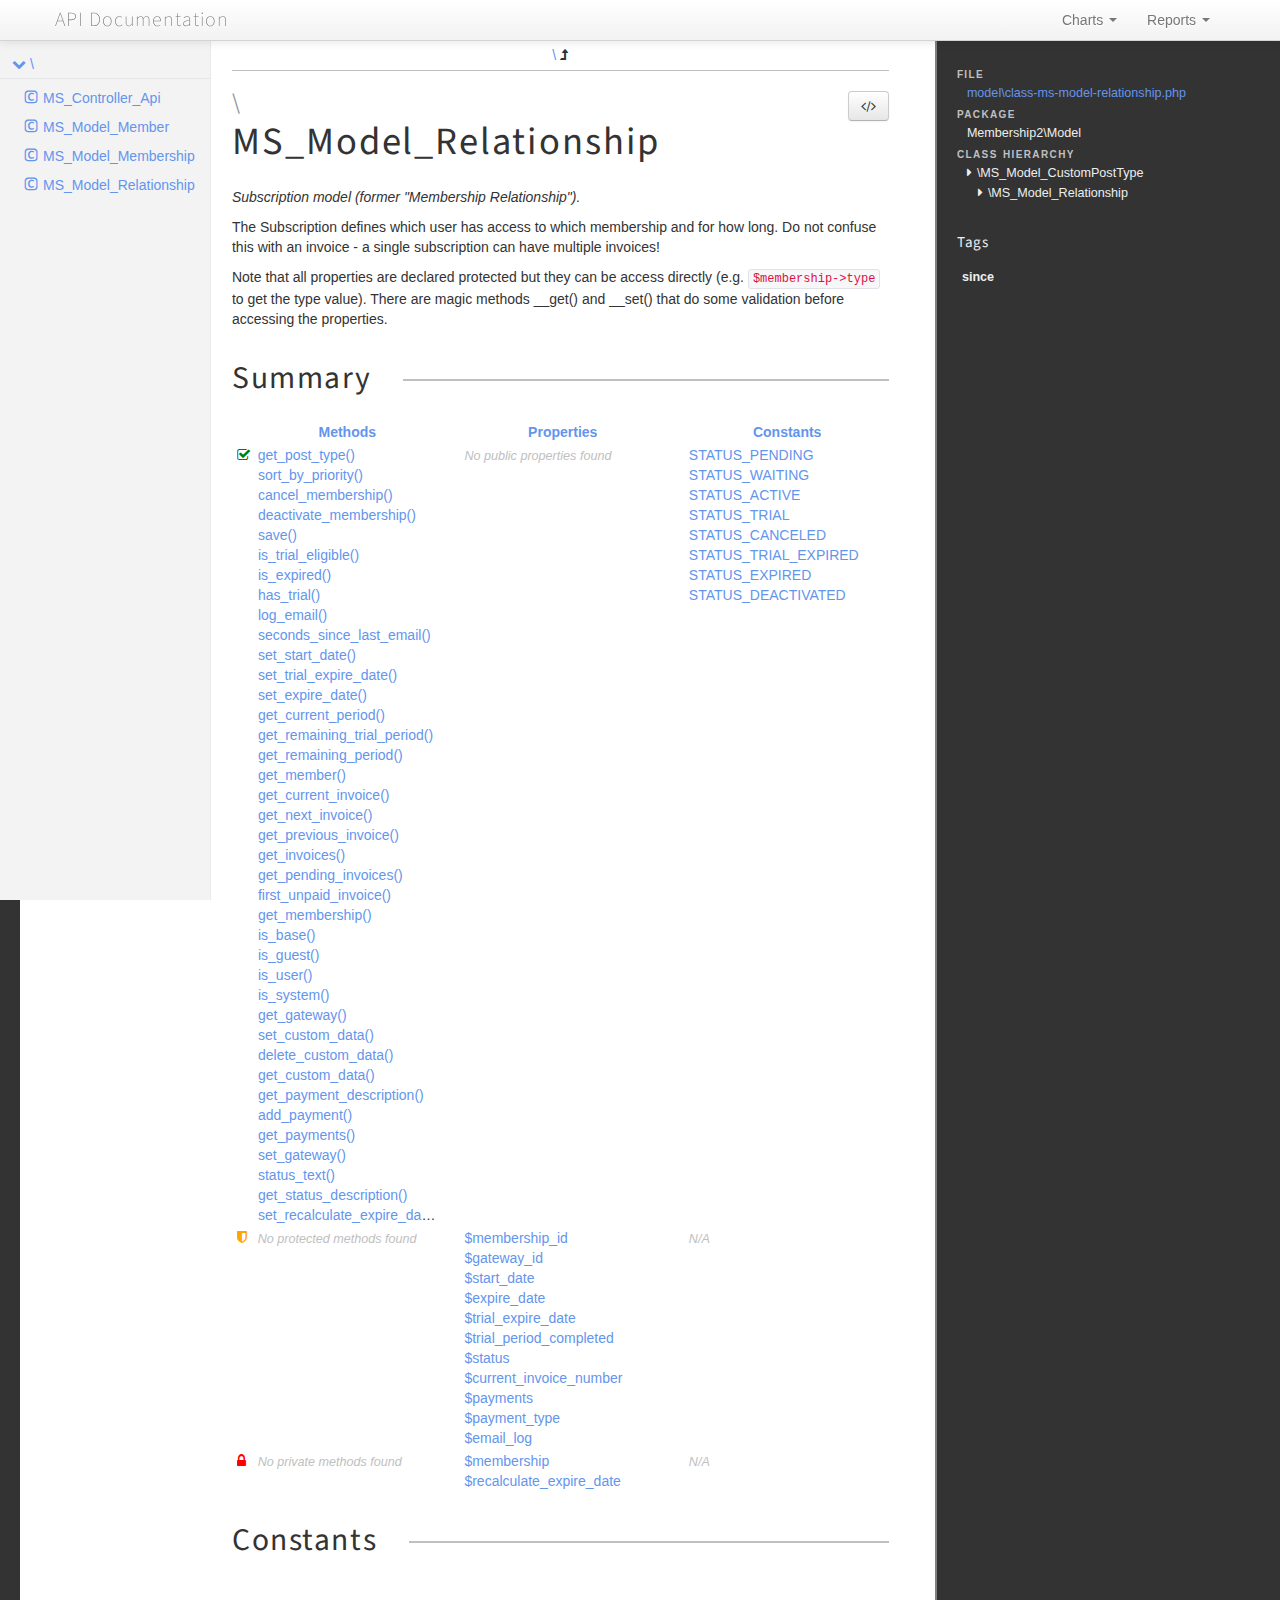
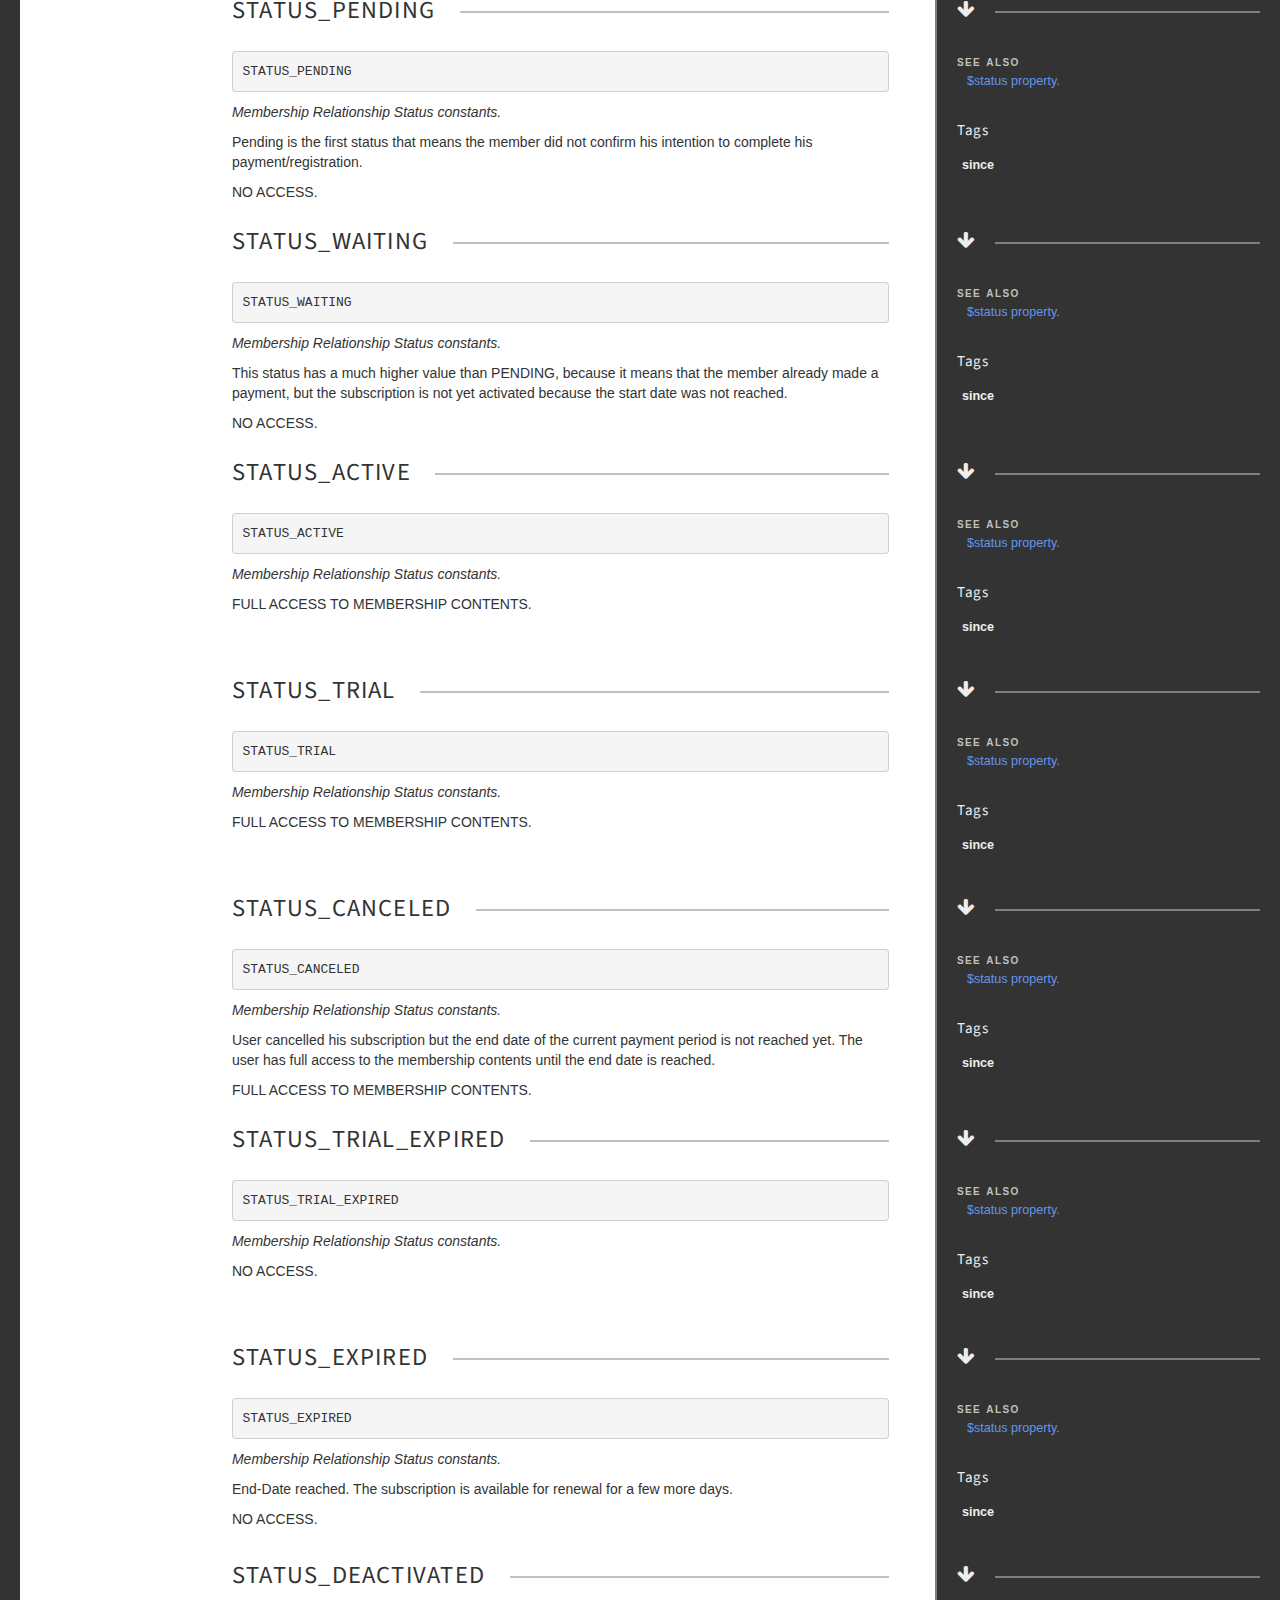
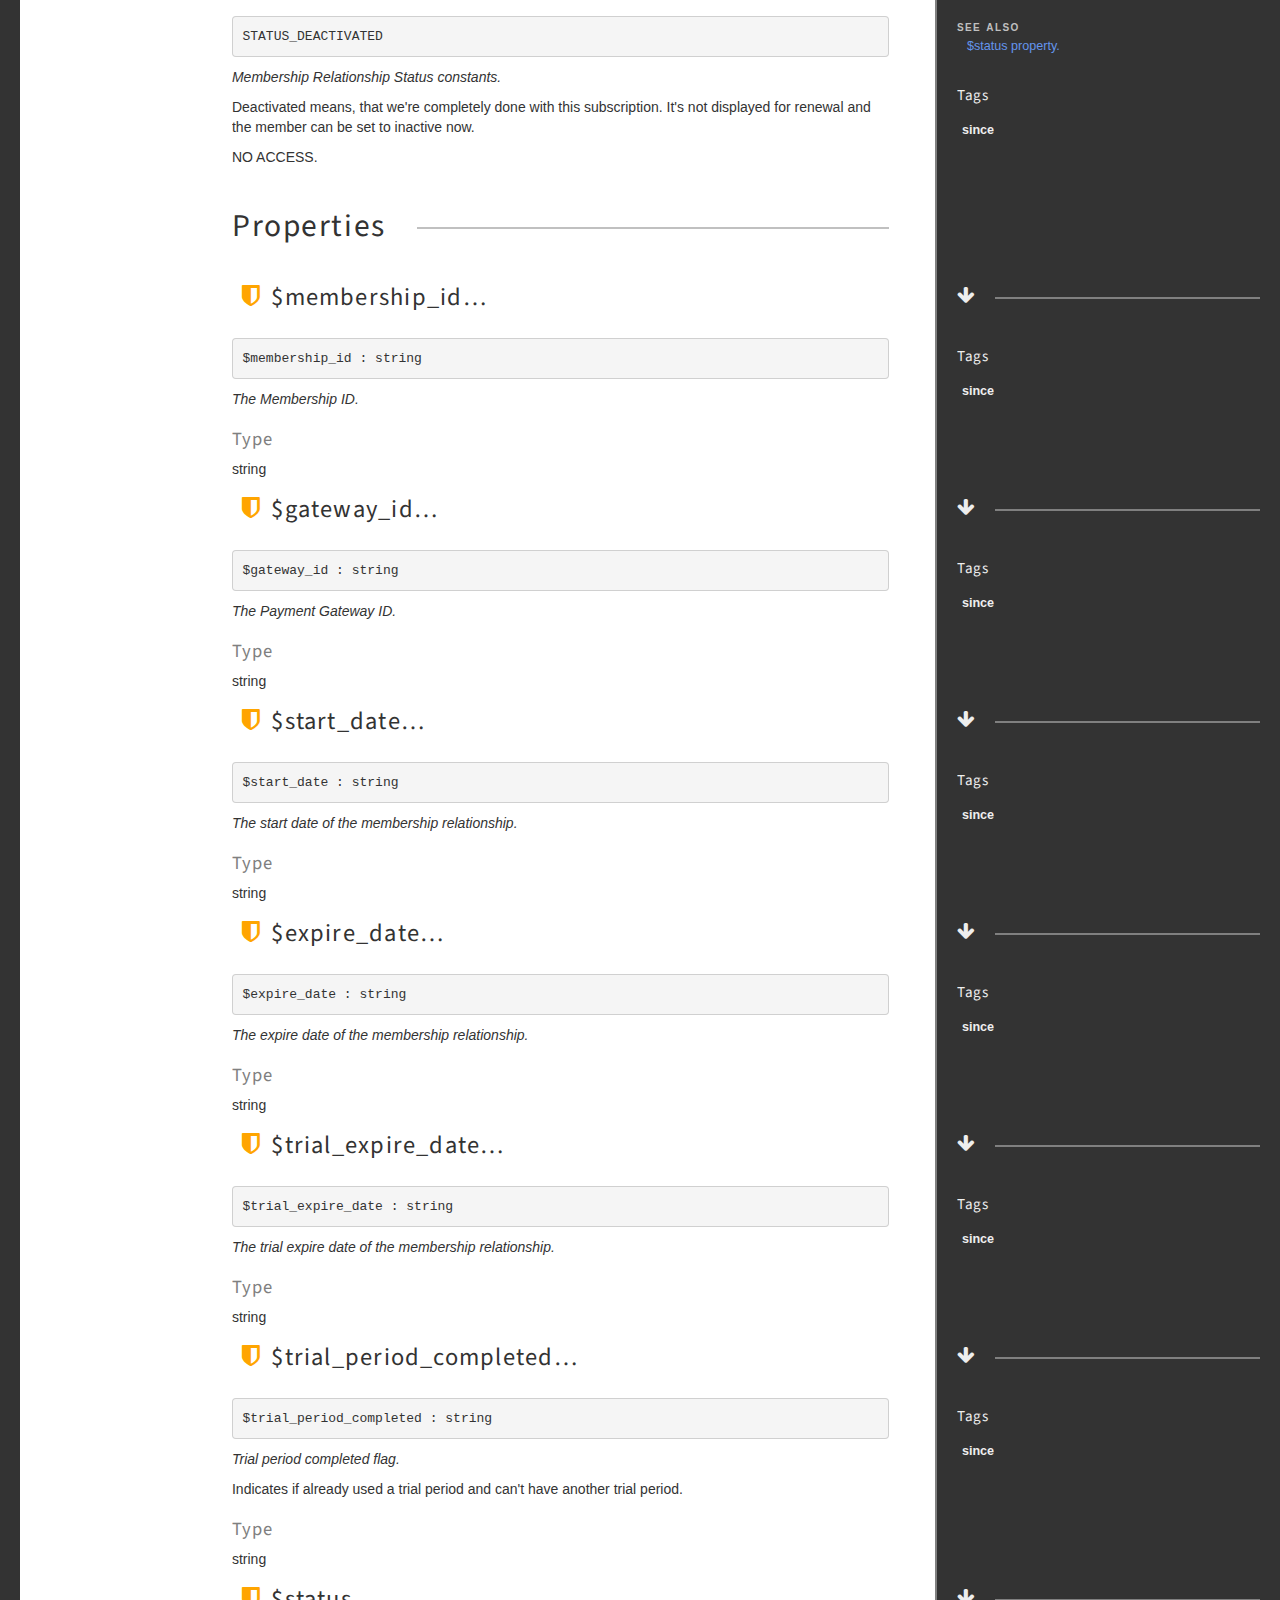
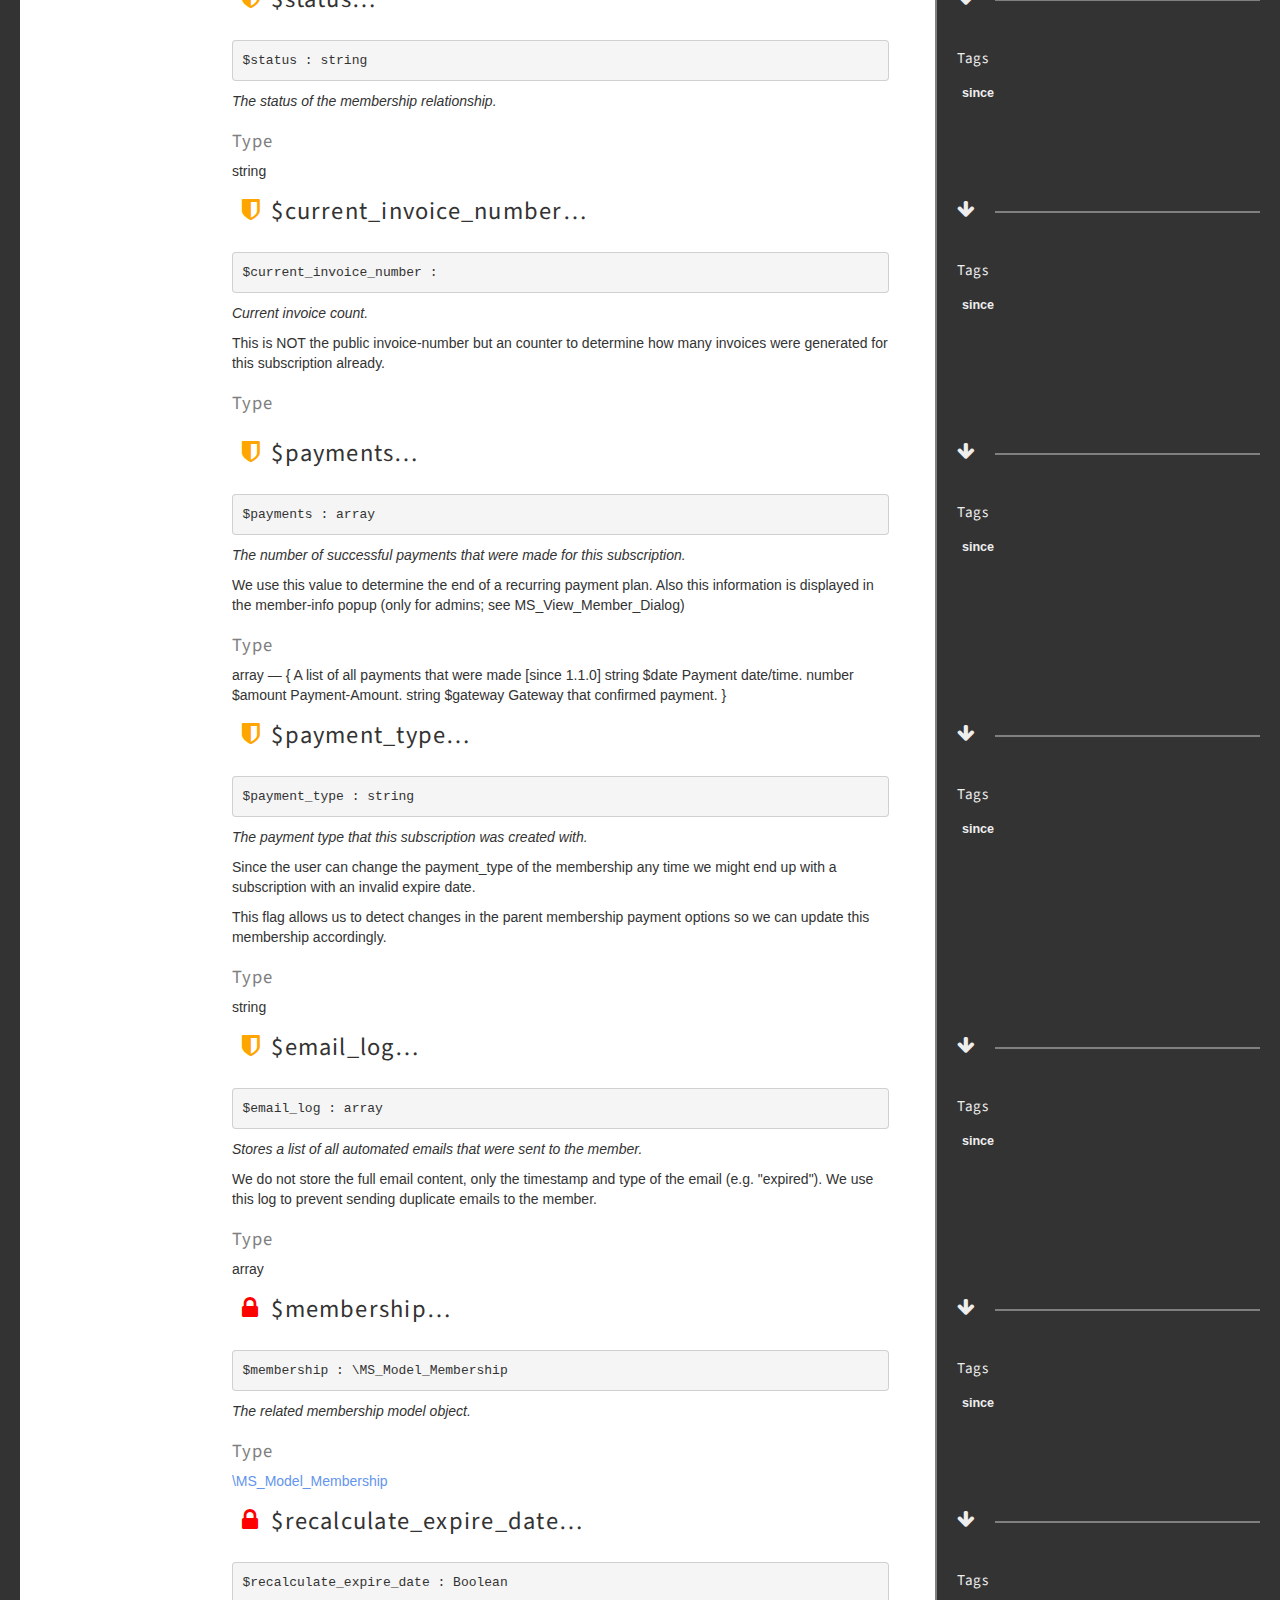
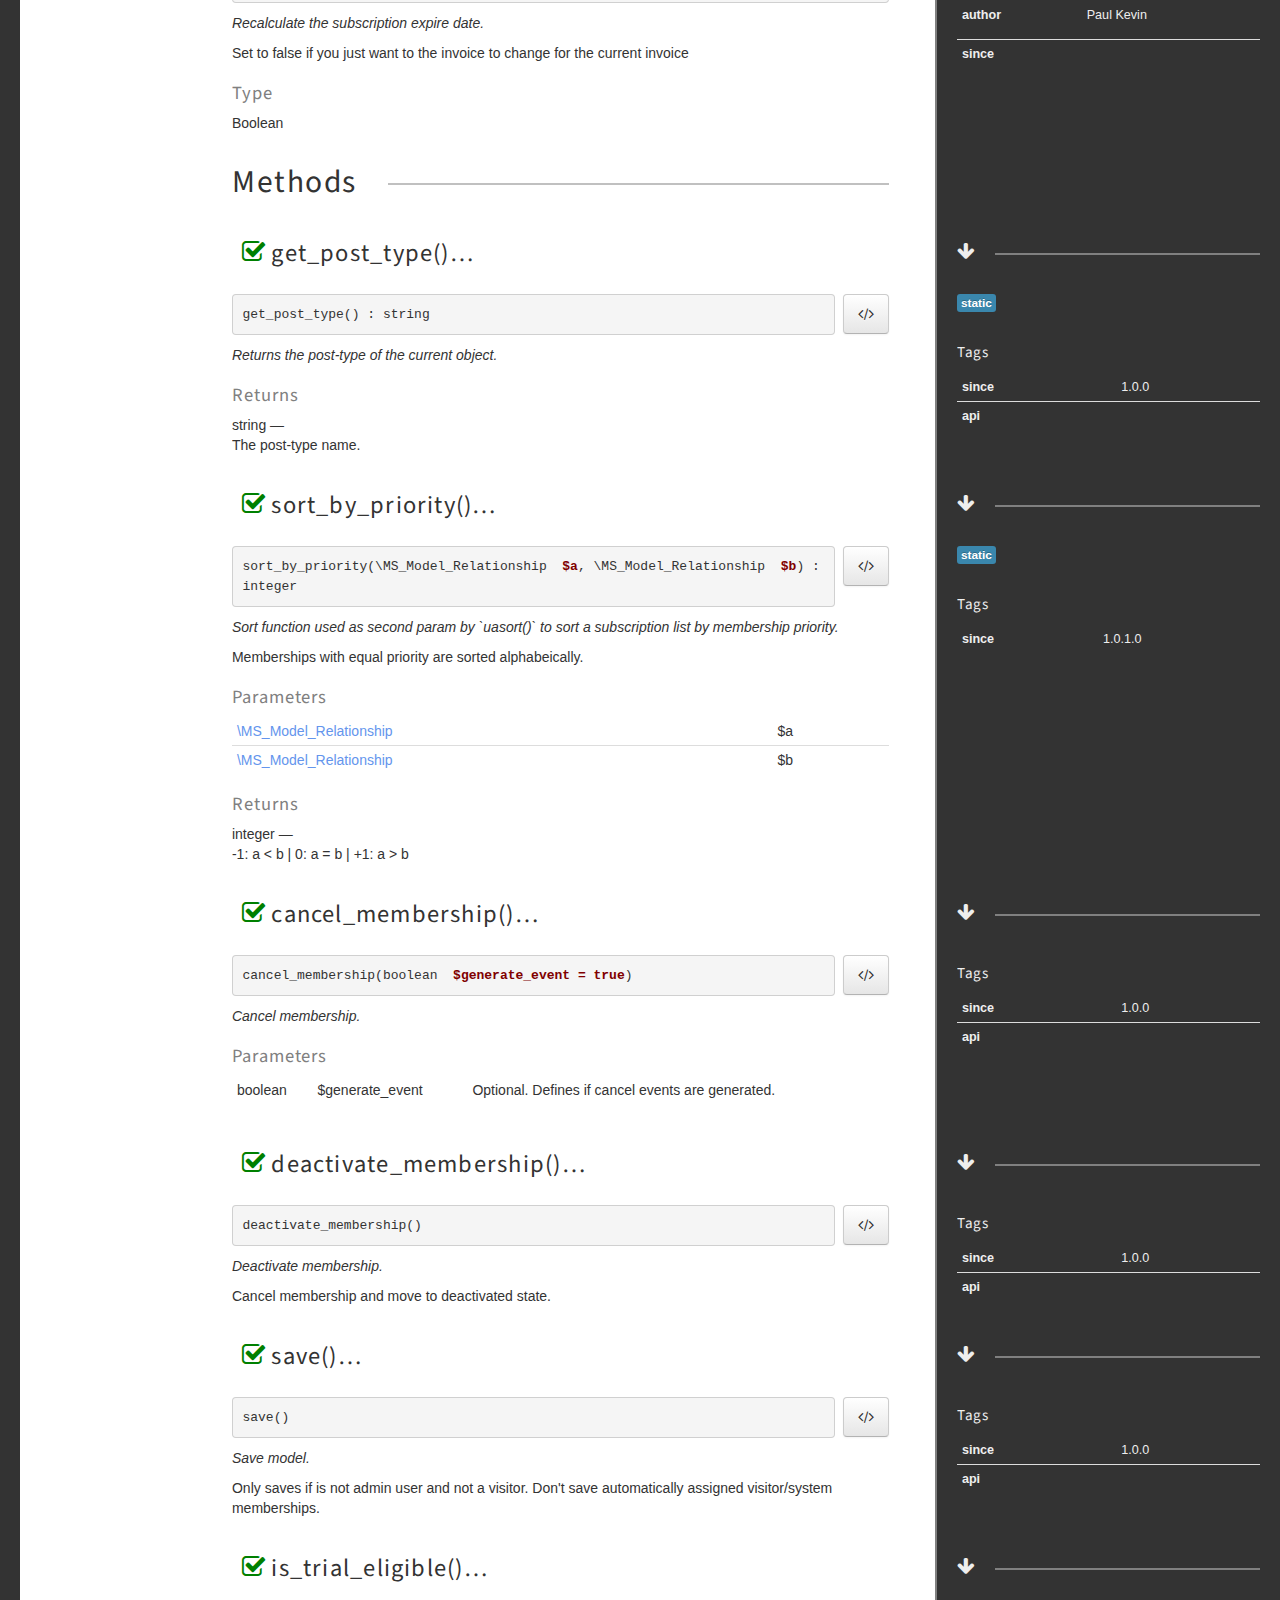
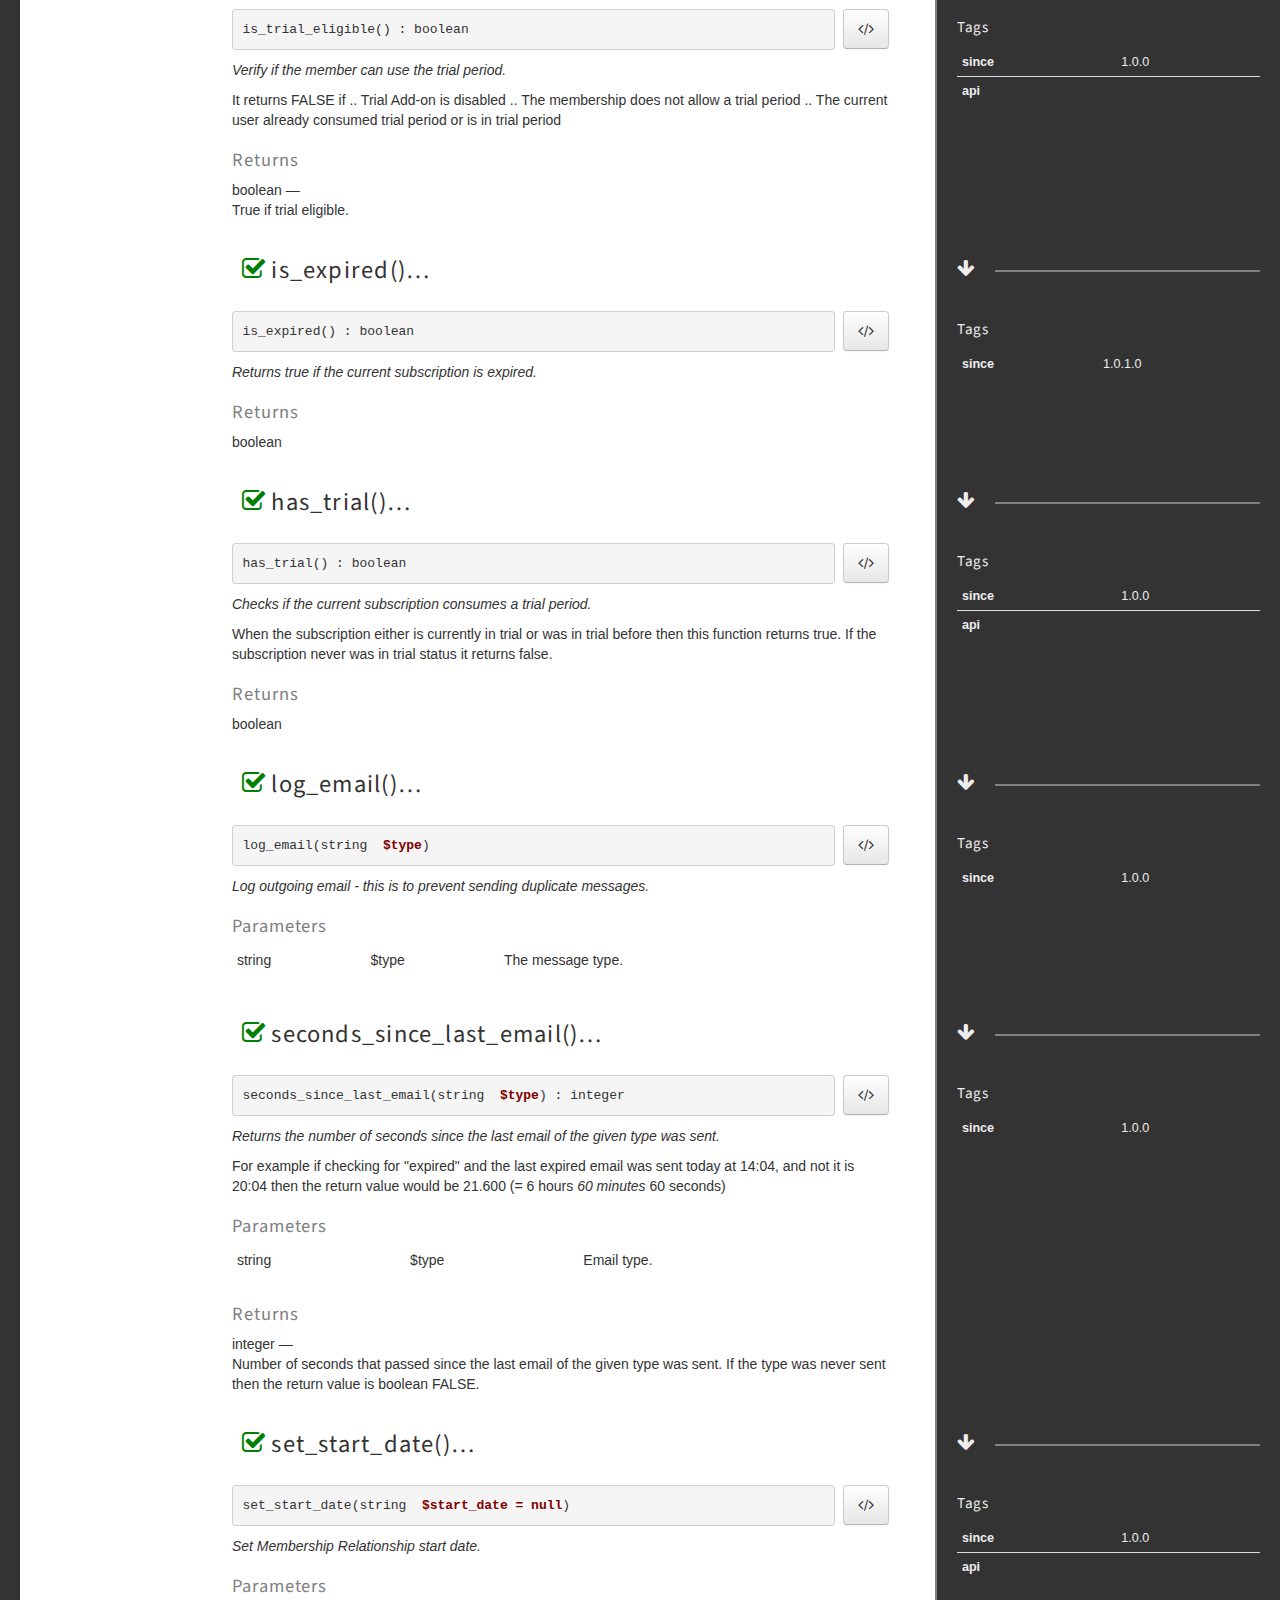
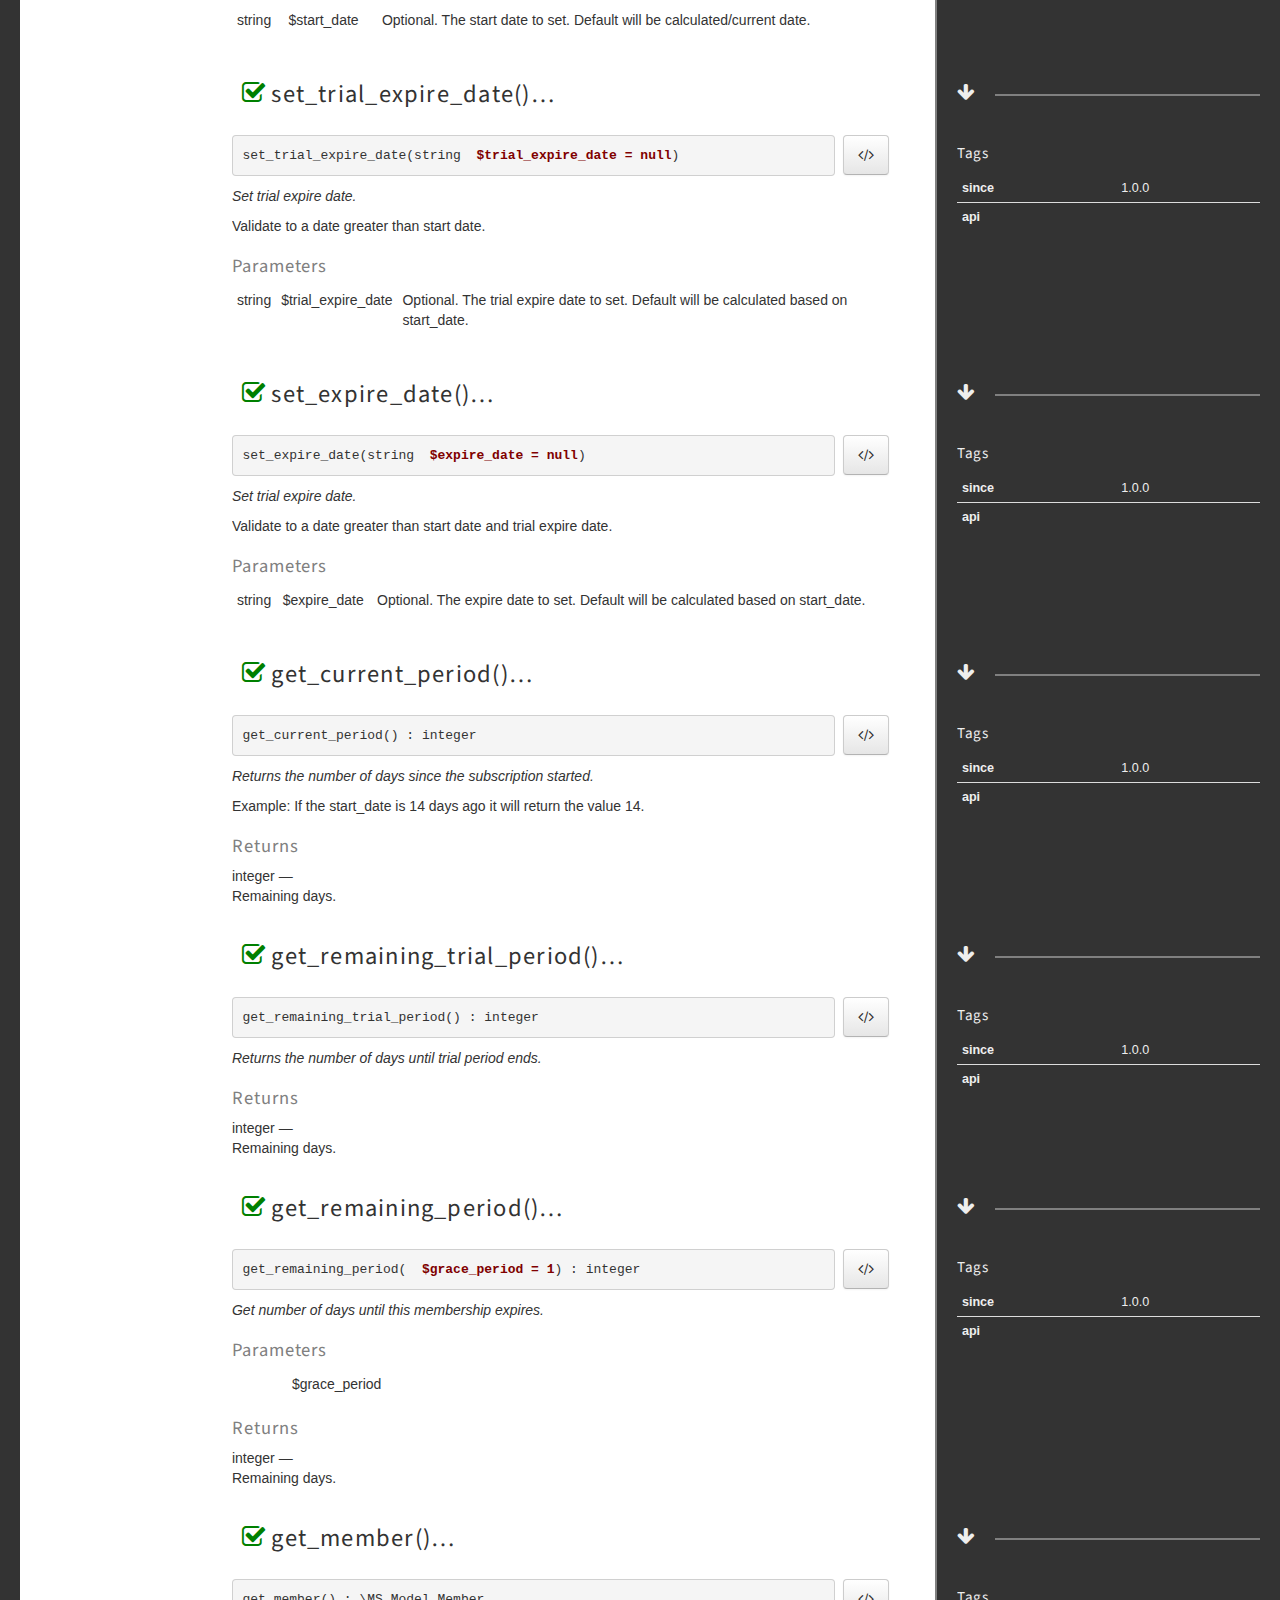
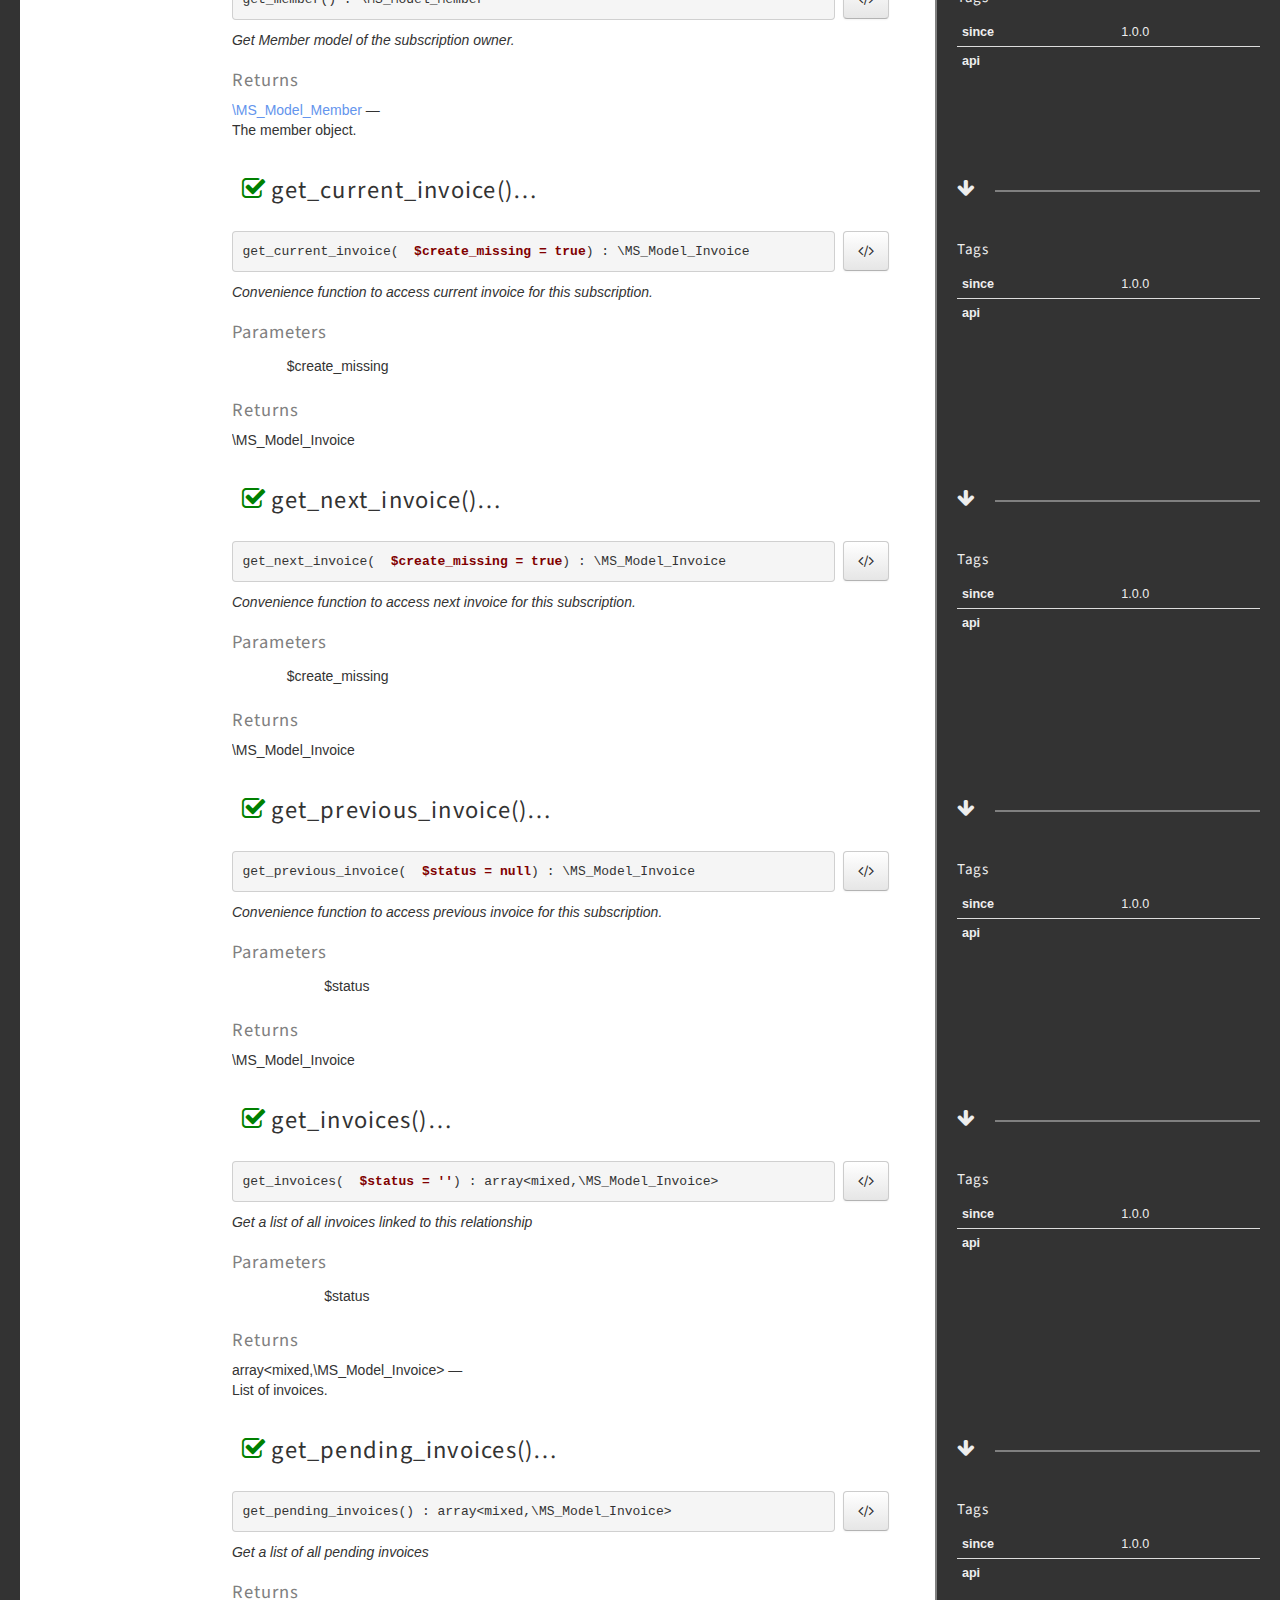
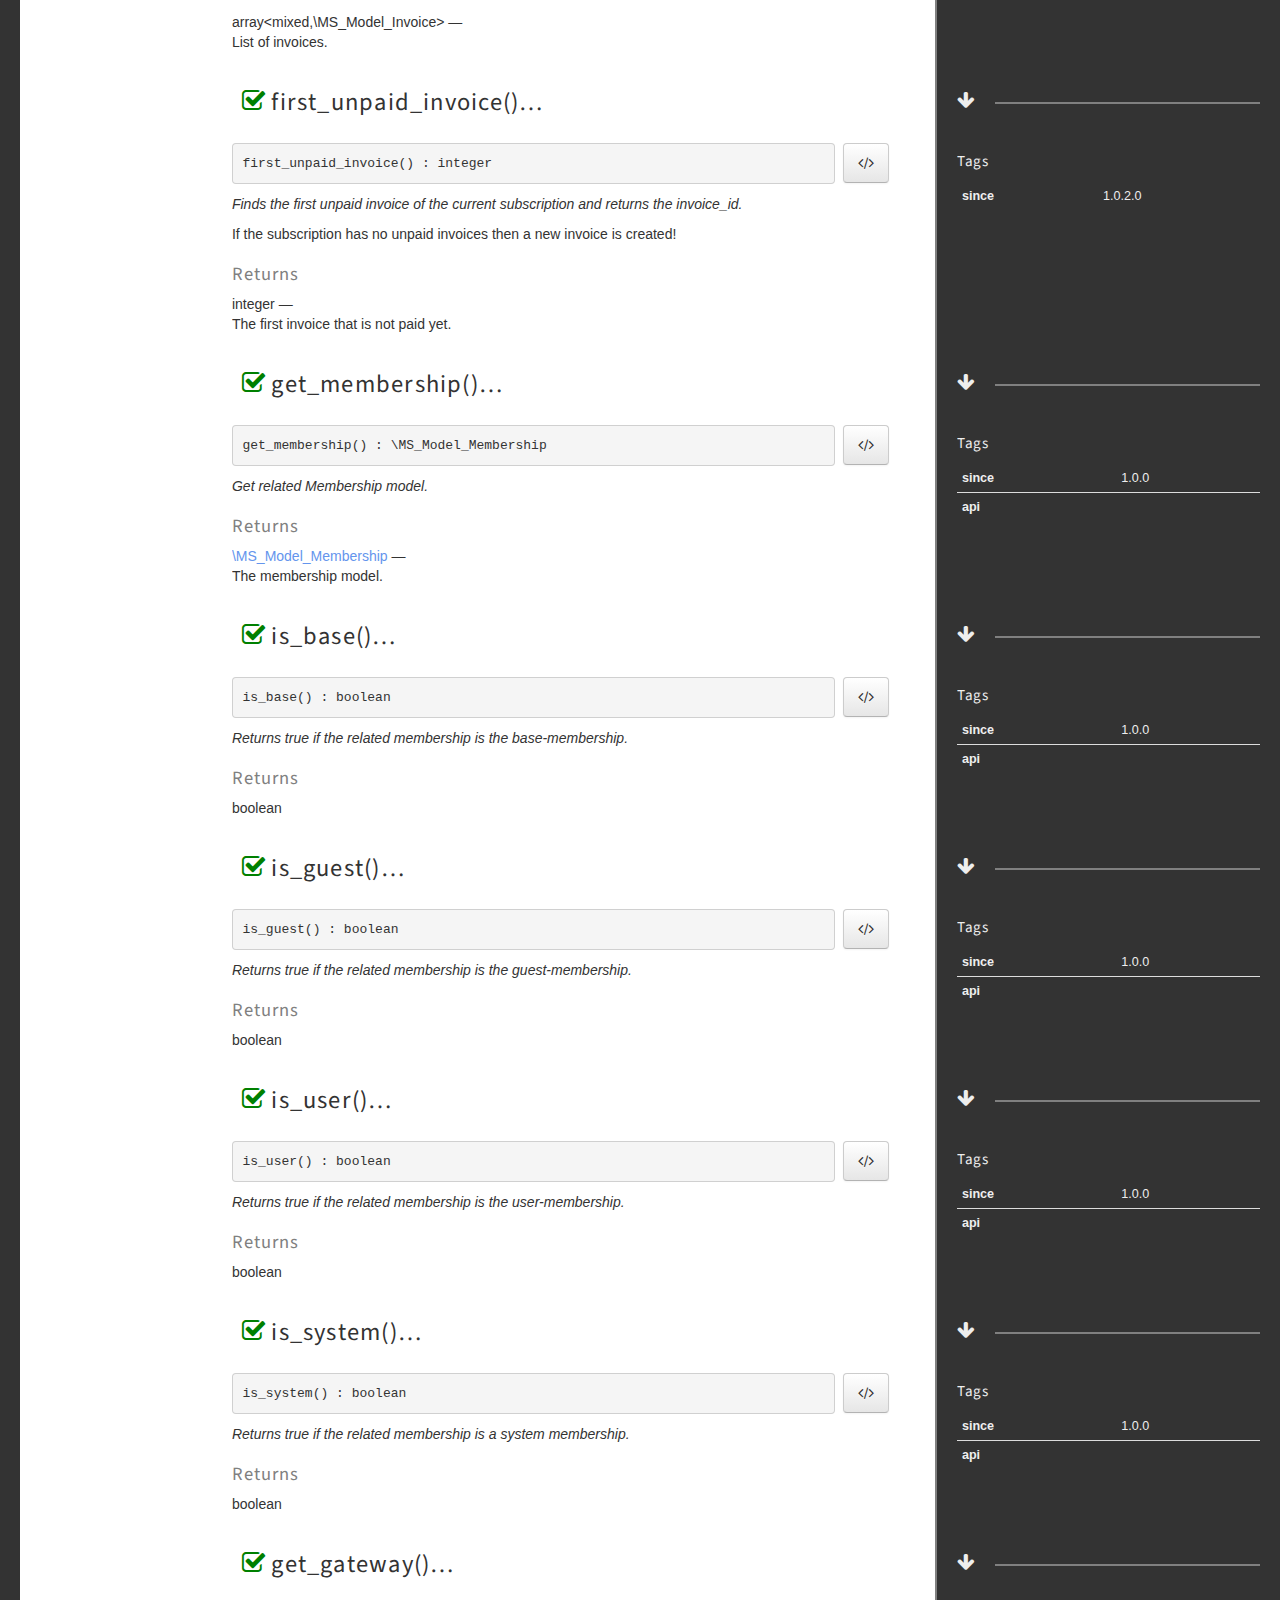
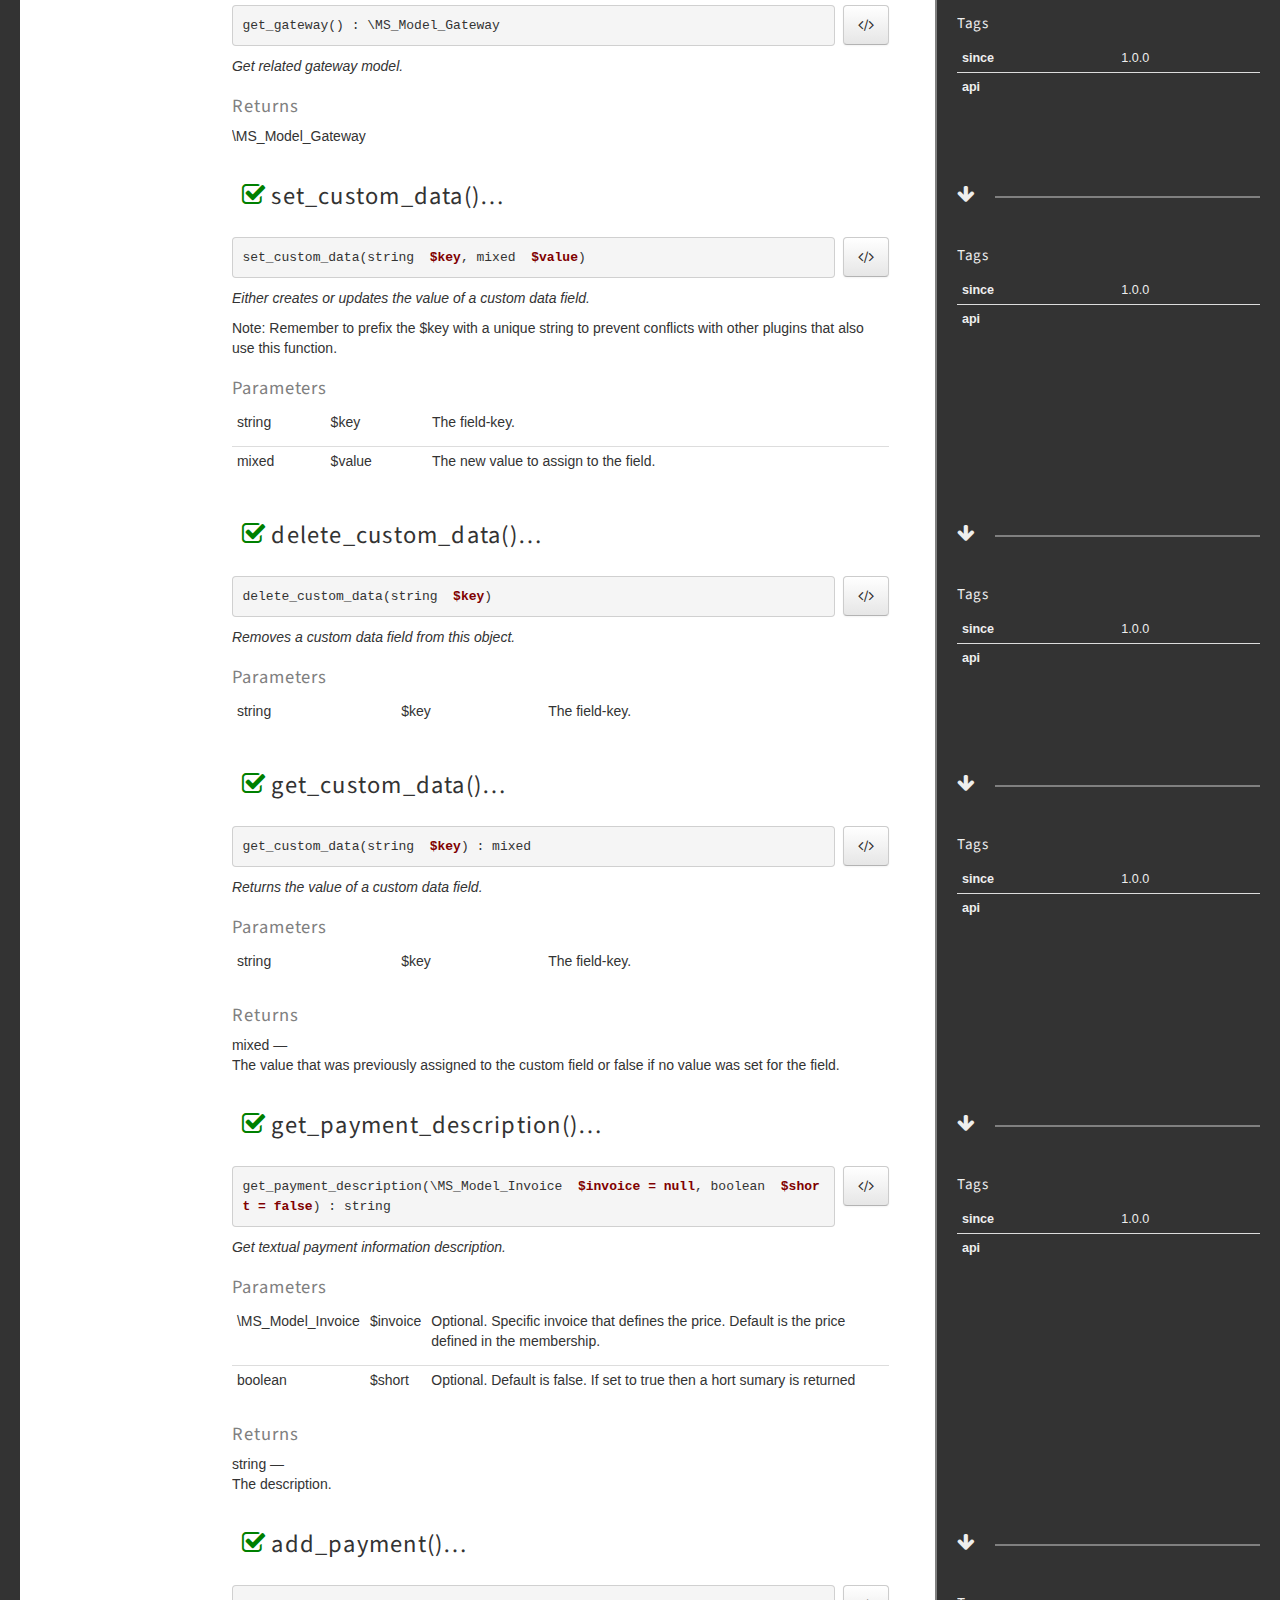
<file: docs/classes/MS_Model_Relationship.html>
<!DOCTYPE html>
<html lang="en">
<head>
    <meta name="viewport" content="width=device-width, initial-scale=1.0, maximum-scale=1.0, user-scalable=0"/>
    <meta charset="utf-8"/>
    <title>API Documentation</title>
    <meta name="author" content=""/>
    <meta name="description" content=""/>

    <link href="../css/bootstrap-combined.no-icons.min.css" rel="stylesheet">
    <link href="../css/font-awesome.min.css" rel="stylesheet">
    <link href="../css/prism.css" rel="stylesheet" media="all"/>
    <link href="../css/template.css" rel="stylesheet" media="all"/>
    
    <!--[if lt IE 9]>
    <script src="../js/html5.js"></script>
    <![endif]-->
    <script src="../js/jquery-1.11.0.min.js"></script>
    <script src="../js/ui/1.10.4/jquery-ui.min.js"></script>
    <script src="../js/bootstrap.min.js"></script>
    <script src="../js/jquery.smooth-scroll.js"></script>
    <script src="../js/prism.min.js"></script>
    <!-- TODO: Add http://jscrollpane.kelvinluck.com/ to style the scrollbars for browsers not using webkit-->
    <script type="text/javascript">
    function loadExternalCodeSnippets() {
        Array.prototype.slice.call(document.querySelectorAll('pre[data-src]')).forEach(function (pre) {
            var src = pre.getAttribute('data-src');
            var extension = (src.match(/\.(\w+)$/) || [, ''])[1];
            var language = 'php';

            var code = document.createElement('code');
            code.className = 'language-' + language;

            pre.textContent = '';

            code.textContent = 'Loading…';

            pre.appendChild(code);

            var xhr = new XMLHttpRequest();

            xhr.open('GET', src, true);

            xhr.onreadystatechange = function () {
                if (xhr.readyState == 4) {

                    if (xhr.status < 400 && xhr.responseText) {
                        code.textContent = xhr.responseText;

                        Prism.highlightElement(code);
                    }
                    else if (xhr.status >= 400) {
                        code.textContent = '✖ Error ' + xhr.status + ' while fetching file: ' + xhr.statusText;
                    }
                    else {
                        code.textContent = '✖ Error: File does not exist or is empty';
                    }
                }
            };

            xhr.send(null);
        });
    }

    $(document).ready(function(){
        loadExternalCodeSnippets();
    });
    $('#source-view').on('shown', function () {
        loadExternalCodeSnippets();
    })
</script>

    <link rel="shortcut icon" href="../images/favicon.ico"/>
    <link rel="apple-touch-icon" href="../images/apple-touch-icon.png"/>
    <link rel="apple-touch-icon" sizes="72x72" href="../images/apple-touch-icon-72x72.png"/>
    <link rel="apple-touch-icon" sizes="114x114" href="../images/apple-touch-icon-114x114.png"/>
</head>
<body>

<div class="navbar navbar-fixed-top">
    <div class="navbar-inner">
        <div class="container">
            <a class="btn btn-navbar" data-toggle="collapse" data-target=".nav-collapse">
                <i class="icon-ellipsis-vertical"></i>
            </a>
            <a class="brand" href="../index.html">API Documentation</a>

            <div class="nav-collapse">
                <ul class="nav pull-right">
                                        <li class="dropdown" id="charts-menu">
                        <a href="#" class="dropdown-toggle" data-toggle="dropdown">
                            Charts <b class="caret"></b>
                        </a>
                        <ul class="dropdown-menu">
                            <li>
                                <a href="../graphs/class.html">
                                    <i class="icon-list-alt"></i>&#160;Class hierarchy diagram
                                </a>
                            </li>
                        </ul>
                    </li>
                    <li class="dropdown" id="reports-menu">
                        <a href="#" class="dropdown-toggle" data-toggle="dropdown">
                            Reports <b class="caret"></b>
                        </a>
                        <ul class="dropdown-menu">
                            <li>
                                <a href="../reports/errors.html">
                                                                                                                                                                                                                                                                                                                                                                                                                            <i class="icon-list-alt"></i>&#160;Errors <span class="label label-info pull-right">22</span>
                                </a>
                            </li>
                            <li>
                                <a href="../reports/markers.html">
                                                                                                                                                                                                                                                                                                                                                                                                                            <i class="icon-list-alt"></i>&#160;Markers <span class="label label-info pull-right">1</span>
                                </a>
                            </li>
                            <li>
                                <a href="../reports/deprecated.html">
                                                                                                            <i class="icon-list-alt"></i>&#160;Deprecated <span class="label label-info pull-right">0</span>
                                </a>
                            </li>
                        </ul>
                    </li>
                </ul>
            </div>
        </div>
    </div>
    <!--<div class="go_to_top">-->
    <!--<a href="#___" style="color: inherit">Back to top&#160;&#160;<i class="icon-upload icon-white"></i></a>-->
    <!--</div>-->
</div>

<div id="___" class="container-fluid">
        <section class="row-fluid">
        <div class="span2 sidebar">
                                <div class="accordion" style="margin-bottom: 0">
        <div class="accordion-group">
            <div class="accordion-heading">
                                    <a class="accordion-toggle " data-toggle="collapse" data-target="#namespace-553232841"></a>
                                <a href="../namespaces/default.html" style="margin-left: 30px; padding-left: 0">\</a>
            </div>
            <div id="namespace-553232841" class="accordion-body collapse in">
                <div class="accordion-inner">

                    
                    <ul>
                                                                                                    <li class="class"><a href="../classes/MS_Controller_Api.html">MS_Controller_Api</a></li>
                                                    <li class="class"><a href="../classes/MS_Model_Member.html">MS_Model_Member</a></li>
                                                    <li class="class"><a href="../classes/MS_Model_Membership.html">MS_Model_Membership</a></li>
                                                    <li class="class"><a href="../classes/MS_Model_Relationship.html">MS_Model_Relationship</a></li>
                                            </ul>
                </div>
            </div>
        </div>
    </div>

        </div>
    </section>
    <section class="row-fluid">
        <div class="span10 offset2">
            <div class="row-fluid">
                <div class="span8 content class">
                    <nav>
                                                <a href="../namespaces/default.html">\</a> <i class="icon-level-up"></i>
                                            </nav>
                    <a href="#source-view" role="button" class="pull-right btn" data-toggle="modal"><i class="icon-code"></i></a>

                    <h1><small>\</small>MS_Model_Relationship</h1>
                    <p><em>Subscription model (former &quot;Membership Relationship&quot;).</em></p>
                    <p>The Subscription defines which user has access to which membership and for
how long. Do not confuse this with an invoice - a single subscription can
have multiple invoices!</p>
<p>Note that all properties are declared protected but they can be access
directly (e.g. <code>$membership-&gt;type</code> to get the type value).
There are magic methods __get() and __set() that do some validation before
accessing the properties.</p>
                    
                                        
                    <section id="summary">
                        <h2>Summary</h2>
                        <section class="row-fluid heading">
                            <section class="span4">
                                <a href="#methods">Methods</a>
                            </section>
                            <section class="span4">
                                <a href="#properties">Properties</a>
                            </section>
                            <section class="span4">
                                <a href="#constants">Constants</a>
                            </section>
                        </section>
                        <section class="row-fluid public">
                            <section class="span4">
                                                                    <a href="../classes/MS_Model_Relationship.html#method_get_post_type" class="">get_post_type()</a><br />
                                                                    <a href="../classes/MS_Model_Relationship.html#method_sort_by_priority" class="">sort_by_priority()</a><br />
                                                                    <a href="../classes/MS_Model_Relationship.html#method_cancel_membership" class="">cancel_membership()</a><br />
                                                                    <a href="../classes/MS_Model_Relationship.html#method_deactivate_membership" class="">deactivate_membership()</a><br />
                                                                    <a href="../classes/MS_Model_Relationship.html#method_save" class="">save()</a><br />
                                                                    <a href="../classes/MS_Model_Relationship.html#method_is_trial_eligible" class="">is_trial_eligible()</a><br />
                                                                    <a href="../classes/MS_Model_Relationship.html#method_is_expired" class="">is_expired()</a><br />
                                                                    <a href="../classes/MS_Model_Relationship.html#method_has_trial" class="">has_trial()</a><br />
                                                                    <a href="../classes/MS_Model_Relationship.html#method_log_email" class="">log_email()</a><br />
                                                                    <a href="../classes/MS_Model_Relationship.html#method_seconds_since_last_email" class="">seconds_since_last_email()</a><br />
                                                                    <a href="../classes/MS_Model_Relationship.html#method_set_start_date" class="">set_start_date()</a><br />
                                                                    <a href="../classes/MS_Model_Relationship.html#method_set_trial_expire_date" class="">set_trial_expire_date()</a><br />
                                                                    <a href="../classes/MS_Model_Relationship.html#method_set_expire_date" class="">set_expire_date()</a><br />
                                                                    <a href="../classes/MS_Model_Relationship.html#method_get_current_period" class="">get_current_period()</a><br />
                                                                    <a href="../classes/MS_Model_Relationship.html#method_get_remaining_trial_period" class="">get_remaining_trial_period()</a><br />
                                                                    <a href="../classes/MS_Model_Relationship.html#method_get_remaining_period" class="">get_remaining_period()</a><br />
                                                                    <a href="../classes/MS_Model_Relationship.html#method_get_member" class="">get_member()</a><br />
                                                                    <a href="../classes/MS_Model_Relationship.html#method_get_current_invoice" class="">get_current_invoice()</a><br />
                                                                    <a href="../classes/MS_Model_Relationship.html#method_get_next_invoice" class="">get_next_invoice()</a><br />
                                                                    <a href="../classes/MS_Model_Relationship.html#method_get_previous_invoice" class="">get_previous_invoice()</a><br />
                                                                    <a href="../classes/MS_Model_Relationship.html#method_get_invoices" class="">get_invoices()</a><br />
                                                                    <a href="../classes/MS_Model_Relationship.html#method_get_pending_invoices" class="">get_pending_invoices()</a><br />
                                                                    <a href="../classes/MS_Model_Relationship.html#method_first_unpaid_invoice" class="">first_unpaid_invoice()</a><br />
                                                                    <a href="../classes/MS_Model_Relationship.html#method_get_membership" class="">get_membership()</a><br />
                                                                    <a href="../classes/MS_Model_Relationship.html#method_is_base" class="">is_base()</a><br />
                                                                    <a href="../classes/MS_Model_Relationship.html#method_is_guest" class="">is_guest()</a><br />
                                                                    <a href="../classes/MS_Model_Relationship.html#method_is_user" class="">is_user()</a><br />
                                                                    <a href="../classes/MS_Model_Relationship.html#method_is_system" class="">is_system()</a><br />
                                                                    <a href="../classes/MS_Model_Relationship.html#method_get_gateway" class="">get_gateway()</a><br />
                                                                    <a href="../classes/MS_Model_Relationship.html#method_set_custom_data" class="">set_custom_data()</a><br />
                                                                    <a href="../classes/MS_Model_Relationship.html#method_delete_custom_data" class="">delete_custom_data()</a><br />
                                                                    <a href="../classes/MS_Model_Relationship.html#method_get_custom_data" class="">get_custom_data()</a><br />
                                                                    <a href="../classes/MS_Model_Relationship.html#method_get_payment_description" class="">get_payment_description()</a><br />
                                                                    <a href="../classes/MS_Model_Relationship.html#method_add_payment" class="">add_payment()</a><br />
                                                                    <a href="../classes/MS_Model_Relationship.html#method_get_payments" class="">get_payments()</a><br />
                                                                    <a href="../classes/MS_Model_Relationship.html#method_set_gateway" class="">set_gateway()</a><br />
                                                                    <a href="../classes/MS_Model_Relationship.html#method_status_text" class="">status_text()</a><br />
                                                                    <a href="../classes/MS_Model_Relationship.html#method_get_status_description" class="">get_status_description()</a><br />
                                                                    <a href="../classes/MS_Model_Relationship.html#method_set_recalculate_expire_date" class="">set_recalculate_expire_date()</a><br />
                                                            </section>
                            <section class="span4">
                                                                    <em>No public properties found</em>
                                                            </section>
                            <section class="span4">
                                                                    <a href="../classes/MS_Model_Relationship.html#constant_STATUS_PENDING" class="">STATUS_PENDING</a><br />
                                                                    <a href="../classes/MS_Model_Relationship.html#constant_STATUS_WAITING" class="">STATUS_WAITING</a><br />
                                                                    <a href="../classes/MS_Model_Relationship.html#constant_STATUS_ACTIVE" class="">STATUS_ACTIVE</a><br />
                                                                    <a href="../classes/MS_Model_Relationship.html#constant_STATUS_TRIAL" class="">STATUS_TRIAL</a><br />
                                                                    <a href="../classes/MS_Model_Relationship.html#constant_STATUS_CANCELED" class="">STATUS_CANCELED</a><br />
                                                                    <a href="../classes/MS_Model_Relationship.html#constant_STATUS_TRIAL_EXPIRED" class="">STATUS_TRIAL_EXPIRED</a><br />
                                                                    <a href="../classes/MS_Model_Relationship.html#constant_STATUS_EXPIRED" class="">STATUS_EXPIRED</a><br />
                                                                    <a href="../classes/MS_Model_Relationship.html#constant_STATUS_DEACTIVATED" class="">STATUS_DEACTIVATED</a><br />
                                                            </section>
                        </section>
                        <section class="row-fluid protected">
                            <section class="span4">
                                                                    <em>No protected methods found</em>
                                                            </section>
                            <section class="span4">
                                                                    <a href="../classes/MS_Model_Relationship.html#property_membership_id" class="">$membership_id</a><br />
                                                                    <a href="../classes/MS_Model_Relationship.html#property_gateway_id" class="">$gateway_id</a><br />
                                                                    <a href="../classes/MS_Model_Relationship.html#property_start_date" class="">$start_date</a><br />
                                                                    <a href="../classes/MS_Model_Relationship.html#property_expire_date" class="">$expire_date</a><br />
                                                                    <a href="../classes/MS_Model_Relationship.html#property_trial_expire_date" class="">$trial_expire_date</a><br />
                                                                    <a href="../classes/MS_Model_Relationship.html#property_trial_period_completed" class="">$trial_period_completed</a><br />
                                                                    <a href="../classes/MS_Model_Relationship.html#property_status" class="">$status</a><br />
                                                                    <a href="../classes/MS_Model_Relationship.html#property_current_invoice_number" class="">$current_invoice_number</a><br />
                                                                    <a href="../classes/MS_Model_Relationship.html#property_payments" class="">$payments</a><br />
                                                                    <a href="../classes/MS_Model_Relationship.html#property_payment_type" class="">$payment_type</a><br />
                                                                    <a href="../classes/MS_Model_Relationship.html#property_email_log" class="">$email_log</a><br />
                                                            </section>
                            <section class="span4">
                                <em>N/A</em>
                            </section>
                        </section>
                        <section class="row-fluid private">
                            <section class="span4">
                                                                    <em>No private methods found</em>
                                                            </section>
                            <section class="span4">
                                                                    <a href="../classes/MS_Model_Relationship.html#property_membership" class="">$membership</a><br />
                                                                    <a href="../classes/MS_Model_Relationship.html#property_recalculate_expire_date" class="">$recalculate_expire_date</a><br />
                                                            </section>
                            <section class="span4">
                                <em>N/A</em>
                            </section>
                        </section>
                    </section>
                </div>
                <aside class="span4 detailsbar">
                                        
                    
                    <dl>
                        <dt>File</dt>
                            <dd><a href="../files/model.class-ms-model-relationship.html"><div class="path-wrapper">model\class-ms-model-relationship.php</div></a></dd>
                                                <dt>Package</dt>
                            <dd><div class="namespace-wrapper">Membership2\Model</div></dd>
                                                <dt>Class hierarchy</dt>
                            <dd class="hierarchy">
                                                                                                                                                                                                                                                                                                
                                        <div class="namespace-wrapper">\MS_Model_CustomPostType</div>
                                                                                                    <div class="namespace-wrapper">\MS_Model_Relationship</div>
                            </dd>

                        
                        
                        
                        
                                                                        </dl>
                    <h2>Tags</h2>
                    <table class="table table-condensed">
                                            <tr>
                            <th>
                                since
                            </th>
                            <td>
                                                                    
                                                            </td>
                        </tr>
                                        </table>
                </aside>
            </div>

                                    <a id="constants" name="constants"></a>
            <div class="row-fluid">
                <div class="span8 content class">
                    <h2>Constants</h2>
                </div>
                <aside class="span4 detailsbar"></aside>
            </div>

                                <div class="row-fluid">
        <div class="span8 content class">
            <a id="constant_STATUS_PENDING" name="constant_STATUS_PENDING" class="anchor"></a>
            <article id="constant_STATUS_PENDING" class="constant">
                <h3 class="">STATUS_PENDING</h3>
                <pre class="signature">STATUS_PENDING</pre>
                <p><em>Membership Relationship Status constants.</em></p>
                <p>Pending is the first status that means the member did not confirm his
intention to complete his payment/registration.</p>
<p>NO ACCESS.</p>
            </article>
        </div>
        <aside class="span4 detailsbar">
            <h1><i class="icon-arrow-down"></i></h1>
                        <dl>
                                                                                            <dt>See also</dt>
                                                                <dd><a href="../classes/MS_Model_Relationship.html#property_status"><span class="namespace-wrapper">$status property.</span></a></dd>
                                                                </dl>
            <h2>Tags</h2>
            <table class="table table-condensed">
                                    <tr>
                        <th>
                            since
                        </th>
                        <td>
                                                            
                                                    </td>
                    </tr>
                            </table>
        </aside>
    </div>

                                    <div class="row-fluid">
        <div class="span8 content class">
            <a id="constant_STATUS_WAITING" name="constant_STATUS_WAITING" class="anchor"></a>
            <article id="constant_STATUS_WAITING" class="constant">
                <h3 class="">STATUS_WAITING</h3>
                <pre class="signature">STATUS_WAITING</pre>
                <p><em>Membership Relationship Status constants.</em></p>
                <p>This status has a much higher value than PENDING, because it means that
the member already made a payment, but the subscription is not yet
activated because the start date was not reached.</p>
<p>NO ACCESS.</p>
            </article>
        </div>
        <aside class="span4 detailsbar">
            <h1><i class="icon-arrow-down"></i></h1>
                        <dl>
                                                                                            <dt>See also</dt>
                                                                <dd><a href="../classes/MS_Model_Relationship.html#property_status"><span class="namespace-wrapper">$status property.</span></a></dd>
                                                                </dl>
            <h2>Tags</h2>
            <table class="table table-condensed">
                                    <tr>
                        <th>
                            since
                        </th>
                        <td>
                                                            
                                                    </td>
                    </tr>
                            </table>
        </aside>
    </div>

                                    <div class="row-fluid">
        <div class="span8 content class">
            <a id="constant_STATUS_ACTIVE" name="constant_STATUS_ACTIVE" class="anchor"></a>
            <article id="constant_STATUS_ACTIVE" class="constant">
                <h3 class="">STATUS_ACTIVE</h3>
                <pre class="signature">STATUS_ACTIVE</pre>
                <p><em>Membership Relationship Status constants.</em></p>
                <p>FULL ACCESS TO MEMBERSHIP CONTENTS.</p>
            </article>
        </div>
        <aside class="span4 detailsbar">
            <h1><i class="icon-arrow-down"></i></h1>
                        <dl>
                                                                                            <dt>See also</dt>
                                                                <dd><a href="../classes/MS_Model_Relationship.html#property_status"><span class="namespace-wrapper">$status property.</span></a></dd>
                                                                </dl>
            <h2>Tags</h2>
            <table class="table table-condensed">
                                    <tr>
                        <th>
                            since
                        </th>
                        <td>
                                                            
                                                    </td>
                    </tr>
                            </table>
        </aside>
    </div>

                                    <div class="row-fluid">
        <div class="span8 content class">
            <a id="constant_STATUS_TRIAL" name="constant_STATUS_TRIAL" class="anchor"></a>
            <article id="constant_STATUS_TRIAL" class="constant">
                <h3 class="">STATUS_TRIAL</h3>
                <pre class="signature">STATUS_TRIAL</pre>
                <p><em>Membership Relationship Status constants.</em></p>
                <p>FULL ACCESS TO MEMBERSHIP CONTENTS.</p>
            </article>
        </div>
        <aside class="span4 detailsbar">
            <h1><i class="icon-arrow-down"></i></h1>
                        <dl>
                                                                                            <dt>See also</dt>
                                                                <dd><a href="../classes/MS_Model_Relationship.html#property_status"><span class="namespace-wrapper">$status property.</span></a></dd>
                                                                </dl>
            <h2>Tags</h2>
            <table class="table table-condensed">
                                    <tr>
                        <th>
                            since
                        </th>
                        <td>
                                                            
                                                    </td>
                    </tr>
                            </table>
        </aside>
    </div>

                                    <div class="row-fluid">
        <div class="span8 content class">
            <a id="constant_STATUS_CANCELED" name="constant_STATUS_CANCELED" class="anchor"></a>
            <article id="constant_STATUS_CANCELED" class="constant">
                <h3 class="">STATUS_CANCELED</h3>
                <pre class="signature">STATUS_CANCELED</pre>
                <p><em>Membership Relationship Status constants.</em></p>
                <p>User cancelled his subscription but the end date of the current payment
period is not reached yet. The user has full access to the membership
contents until the end date is reached.</p>
<p>FULL ACCESS TO MEMBERSHIP CONTENTS.</p>
            </article>
        </div>
        <aside class="span4 detailsbar">
            <h1><i class="icon-arrow-down"></i></h1>
                        <dl>
                                                                                            <dt>See also</dt>
                                                                <dd><a href="../classes/MS_Model_Relationship.html#property_status"><span class="namespace-wrapper">$status property.</span></a></dd>
                                                                </dl>
            <h2>Tags</h2>
            <table class="table table-condensed">
                                    <tr>
                        <th>
                            since
                        </th>
                        <td>
                                                            
                                                    </td>
                    </tr>
                            </table>
        </aside>
    </div>

                                    <div class="row-fluid">
        <div class="span8 content class">
            <a id="constant_STATUS_TRIAL_EXPIRED" name="constant_STATUS_TRIAL_EXPIRED" class="anchor"></a>
            <article id="constant_STATUS_TRIAL_EXPIRED" class="constant">
                <h3 class="">STATUS_TRIAL_EXPIRED</h3>
                <pre class="signature">STATUS_TRIAL_EXPIRED</pre>
                <p><em>Membership Relationship Status constants.</em></p>
                <p>NO ACCESS.</p>
            </article>
        </div>
        <aside class="span4 detailsbar">
            <h1><i class="icon-arrow-down"></i></h1>
                        <dl>
                                                                                            <dt>See also</dt>
                                                                <dd><a href="../classes/MS_Model_Relationship.html#property_status"><span class="namespace-wrapper">$status property.</span></a></dd>
                                                                </dl>
            <h2>Tags</h2>
            <table class="table table-condensed">
                                    <tr>
                        <th>
                            since
                        </th>
                        <td>
                                                            
                                                    </td>
                    </tr>
                            </table>
        </aside>
    </div>

                                    <div class="row-fluid">
        <div class="span8 content class">
            <a id="constant_STATUS_EXPIRED" name="constant_STATUS_EXPIRED" class="anchor"></a>
            <article id="constant_STATUS_EXPIRED" class="constant">
                <h3 class="">STATUS_EXPIRED</h3>
                <pre class="signature">STATUS_EXPIRED</pre>
                <p><em>Membership Relationship Status constants.</em></p>
                <p>End-Date reached. The subscription is available for renewal for a few
more days.</p>
<p>NO ACCESS.</p>
            </article>
        </div>
        <aside class="span4 detailsbar">
            <h1><i class="icon-arrow-down"></i></h1>
                        <dl>
                                                                                            <dt>See also</dt>
                                                                <dd><a href="../classes/MS_Model_Relationship.html#property_status"><span class="namespace-wrapper">$status property.</span></a></dd>
                                                                </dl>
            <h2>Tags</h2>
            <table class="table table-condensed">
                                    <tr>
                        <th>
                            since
                        </th>
                        <td>
                                                            
                                                    </td>
                    </tr>
                            </table>
        </aside>
    </div>

                                    <div class="row-fluid">
        <div class="span8 content class">
            <a id="constant_STATUS_DEACTIVATED" name="constant_STATUS_DEACTIVATED" class="anchor"></a>
            <article id="constant_STATUS_DEACTIVATED" class="constant">
                <h3 class="">STATUS_DEACTIVATED</h3>
                <pre class="signature">STATUS_DEACTIVATED</pre>
                <p><em>Membership Relationship Status constants.</em></p>
                <p>Deactivated means, that we're completely done with this subscription.
It's not displayed for renewal and the member can be set to inactive now.</p>
<p>NO ACCESS.</p>
            </article>
        </div>
        <aside class="span4 detailsbar">
            <h1><i class="icon-arrow-down"></i></h1>
                        <dl>
                                                                                            <dt>See also</dt>
                                                                <dd><a href="../classes/MS_Model_Relationship.html#property_status"><span class="namespace-wrapper">$status property.</span></a></dd>
                                                                </dl>
            <h2>Tags</h2>
            <table class="table table-condensed">
                                    <tr>
                        <th>
                            since
                        </th>
                        <td>
                                                            
                                                    </td>
                    </tr>
                            </table>
        </aside>
    </div>

                            
                                    <a id="properties" name="properties"></a>
            <div class="row-fluid">
                <div class="span8 content class">
                    <h2>Properties</h2>
                </div>
                <aside class="span4 detailsbar"></aside>
            </div>

                                                    <div class="row-fluid">
        <div class="span8 content class">
            <a id="property_membership_id" name="property_membership_id" class="anchor"></a>
            <article class="property">
                <h3 class="protected ">$membership_id</h3>
                <pre class="signature">$membership_id : string</pre>
                <p><em>The Membership ID.</em></p>
                

                                <h4>Type</h4>
                string
                                            </article>
        </div>
        <aside class="span4 detailsbar">
            <h1><i class="icon-arrow-down"></i></h1>
                        <dl>
                                                            </dl>
            <h2>Tags</h2>
            <table class="table table-condensed">
                                    <tr>
                        <th>
                            since
                        </th>
                        <td>
                                                            
                                                    </td>
                    </tr>
                            </table>
        </aside>
    </div>

                                    <div class="row-fluid">
        <div class="span8 content class">
            <a id="property_gateway_id" name="property_gateway_id" class="anchor"></a>
            <article class="property">
                <h3 class="protected ">$gateway_id</h3>
                <pre class="signature">$gateway_id : string</pre>
                <p><em>The Payment Gateway ID.</em></p>
                

                                <h4>Type</h4>
                string
                                            </article>
        </div>
        <aside class="span4 detailsbar">
            <h1><i class="icon-arrow-down"></i></h1>
                        <dl>
                                                            </dl>
            <h2>Tags</h2>
            <table class="table table-condensed">
                                    <tr>
                        <th>
                            since
                        </th>
                        <td>
                                                            
                                                    </td>
                    </tr>
                            </table>
        </aside>
    </div>

                                    <div class="row-fluid">
        <div class="span8 content class">
            <a id="property_start_date" name="property_start_date" class="anchor"></a>
            <article class="property">
                <h3 class="protected ">$start_date</h3>
                <pre class="signature">$start_date : string</pre>
                <p><em>The start date of the membership relationship.</em></p>
                

                                <h4>Type</h4>
                string
                                            </article>
        </div>
        <aside class="span4 detailsbar">
            <h1><i class="icon-arrow-down"></i></h1>
                        <dl>
                                                            </dl>
            <h2>Tags</h2>
            <table class="table table-condensed">
                                    <tr>
                        <th>
                            since
                        </th>
                        <td>
                                                            
                                                    </td>
                    </tr>
                            </table>
        </aside>
    </div>

                                    <div class="row-fluid">
        <div class="span8 content class">
            <a id="property_expire_date" name="property_expire_date" class="anchor"></a>
            <article class="property">
                <h3 class="protected ">$expire_date</h3>
                <pre class="signature">$expire_date : string</pre>
                <p><em>The expire date of the membership relationship.</em></p>
                

                                <h4>Type</h4>
                string
                                            </article>
        </div>
        <aside class="span4 detailsbar">
            <h1><i class="icon-arrow-down"></i></h1>
                        <dl>
                                                            </dl>
            <h2>Tags</h2>
            <table class="table table-condensed">
                                    <tr>
                        <th>
                            since
                        </th>
                        <td>
                                                            
                                                    </td>
                    </tr>
                            </table>
        </aside>
    </div>

                                    <div class="row-fluid">
        <div class="span8 content class">
            <a id="property_trial_expire_date" name="property_trial_expire_date" class="anchor"></a>
            <article class="property">
                <h3 class="protected ">$trial_expire_date</h3>
                <pre class="signature">$trial_expire_date : string</pre>
                <p><em>The trial expire date of the membership relationship.</em></p>
                

                                <h4>Type</h4>
                string
                                            </article>
        </div>
        <aside class="span4 detailsbar">
            <h1><i class="icon-arrow-down"></i></h1>
                        <dl>
                                                            </dl>
            <h2>Tags</h2>
            <table class="table table-condensed">
                                    <tr>
                        <th>
                            since
                        </th>
                        <td>
                                                            
                                                    </td>
                    </tr>
                            </table>
        </aside>
    </div>

                                    <div class="row-fluid">
        <div class="span8 content class">
            <a id="property_trial_period_completed" name="property_trial_period_completed" class="anchor"></a>
            <article class="property">
                <h3 class="protected ">$trial_period_completed</h3>
                <pre class="signature">$trial_period_completed : string</pre>
                <p><em>Trial period completed flag.</em></p>
                <p>Indicates if already used a trial period and can't have another trial period.</p>

                                <h4>Type</h4>
                string
                                            </article>
        </div>
        <aside class="span4 detailsbar">
            <h1><i class="icon-arrow-down"></i></h1>
                        <dl>
                                                            </dl>
            <h2>Tags</h2>
            <table class="table table-condensed">
                                    <tr>
                        <th>
                            since
                        </th>
                        <td>
                                                            
                                                    </td>
                    </tr>
                            </table>
        </aside>
    </div>

                                    <div class="row-fluid">
        <div class="span8 content class">
            <a id="property_status" name="property_status" class="anchor"></a>
            <article class="property">
                <h3 class="protected ">$status</h3>
                <pre class="signature">$status : string</pre>
                <p><em>The status of the membership relationship.</em></p>
                

                                <h4>Type</h4>
                string
                                            </article>
        </div>
        <aside class="span4 detailsbar">
            <h1><i class="icon-arrow-down"></i></h1>
                        <dl>
                                                            </dl>
            <h2>Tags</h2>
            <table class="table table-condensed">
                                    <tr>
                        <th>
                            since
                        </th>
                        <td>
                                                            
                                                    </td>
                    </tr>
                            </table>
        </aside>
    </div>

                                    <div class="row-fluid">
        <div class="span8 content class">
            <a id="property_current_invoice_number" name="property_current_invoice_number" class="anchor"></a>
            <article class="property">
                <h3 class="protected ">$current_invoice_number</h3>
                <pre class="signature">$current_invoice_number : </pre>
                <p><em>Current invoice count.</em></p>
                <p>This is NOT the public invoice-number but an counter to determine how
many invoices were generated for this subscription already.</p>

                                <h4>Type</h4>
                
                                            </article>
        </div>
        <aside class="span4 detailsbar">
            <h1><i class="icon-arrow-down"></i></h1>
                        <dl>
                                                            </dl>
            <h2>Tags</h2>
            <table class="table table-condensed">
                                    <tr>
                        <th>
                            since
                        </th>
                        <td>
                                                            
                                                    </td>
                    </tr>
                            </table>
        </aside>
    </div>

                                    <div class="row-fluid">
        <div class="span8 content class">
            <a id="property_payments" name="property_payments" class="anchor"></a>
            <article class="property">
                <h3 class="protected ">$payments</h3>
                <pre class="signature">$payments : array</pre>
                <p><em>The number of successful payments that were made for this subscription.</em></p>
                <p>We use this value to determine the end of a recurring payment plan.
Also this information is displayed in the member-info popup (only for
admins; see MS_View_Member_Dialog)</p>

                                <h4>Type</h4>
                array
                &mdash; {
     A list of all payments that were made [since 1.1.0]

     string $date    Payment date/time.
     number $amount  Payment-Amount.
     string $gateway Gateway that confirmed payment.
}                            </article>
        </div>
        <aside class="span4 detailsbar">
            <h1><i class="icon-arrow-down"></i></h1>
                        <dl>
                                                            </dl>
            <h2>Tags</h2>
            <table class="table table-condensed">
                                    <tr>
                        <th>
                            since
                        </th>
                        <td>
                                                            
                                                    </td>
                    </tr>
                            </table>
        </aside>
    </div>

                                    <div class="row-fluid">
        <div class="span8 content class">
            <a id="property_payment_type" name="property_payment_type" class="anchor"></a>
            <article class="property">
                <h3 class="protected ">$payment_type</h3>
                <pre class="signature">$payment_type : string</pre>
                <p><em>The payment type that this subscription was created with.</em></p>
                <p>Since the user can change the payment_type of the membership any time
we might end up with a subscription with an invalid expire date.</p>
<p>This flag allows us to detect changes in the parent membership payment
options so we can update this membership accordingly.</p>

                                <h4>Type</h4>
                string
                                            </article>
        </div>
        <aside class="span4 detailsbar">
            <h1><i class="icon-arrow-down"></i></h1>
                        <dl>
                                                            </dl>
            <h2>Tags</h2>
            <table class="table table-condensed">
                                    <tr>
                        <th>
                            since
                        </th>
                        <td>
                                                            
                                                    </td>
                    </tr>
                            </table>
        </aside>
    </div>

                                    <div class="row-fluid">
        <div class="span8 content class">
            <a id="property_email_log" name="property_email_log" class="anchor"></a>
            <article class="property">
                <h3 class="protected ">$email_log</h3>
                <pre class="signature">$email_log : array</pre>
                <p><em>Stores a list of all automated emails that were sent to the member.</em></p>
                <p>We do not store the full email content, only the timestamp and type of
the email (e.g. &quot;expired&quot;). We use this log to prevent sending duplicate
emails to the member.</p>

                                <h4>Type</h4>
                array
                                            </article>
        </div>
        <aside class="span4 detailsbar">
            <h1><i class="icon-arrow-down"></i></h1>
                        <dl>
                                                            </dl>
            <h2>Tags</h2>
            <table class="table table-condensed">
                                    <tr>
                        <th>
                            since
                        </th>
                        <td>
                                                            
                                                    </td>
                    </tr>
                            </table>
        </aside>
    </div>

                                                    <div class="row-fluid">
        <div class="span8 content class">
            <a id="property_membership" name="property_membership" class="anchor"></a>
            <article class="property">
                <h3 class="private ">$membership</h3>
                <pre class="signature">$membership : \MS_Model_Membership</pre>
                <p><em>The related membership model object.</em></p>
                

                                <h4>Type</h4>
                <a href="../classes/MS_Model_Membership.html">\MS_Model_Membership</a>
                                            </article>
        </div>
        <aside class="span4 detailsbar">
            <h1><i class="icon-arrow-down"></i></h1>
                        <dl>
                                                            </dl>
            <h2>Tags</h2>
            <table class="table table-condensed">
                                    <tr>
                        <th>
                            since
                        </th>
                        <td>
                                                            
                                                    </td>
                    </tr>
                            </table>
        </aside>
    </div>

                                    <div class="row-fluid">
        <div class="span8 content class">
            <a id="property_recalculate_expire_date" name="property_recalculate_expire_date" class="anchor"></a>
            <article class="property">
                <h3 class="private ">$recalculate_expire_date</h3>
                <pre class="signature">$recalculate_expire_date : Boolean</pre>
                <p><em>Recalculate the subscription expire date.</em></p>
                <p>Set to false if you just want to the invoice to change for the current
invoice</p>

                                <h4>Type</h4>
                Boolean
                                            </article>
        </div>
        <aside class="span4 detailsbar">
            <h1><i class="icon-arrow-down"></i></h1>
                        <dl>
                                                            </dl>
            <h2>Tags</h2>
            <table class="table table-condensed">
                                    <tr>
                        <th>
                            author
                        </th>
                        <td>
                                                            <p>Paul Kevin</p>
                                                    </td>
                    </tr>
                                    <tr>
                        <th>
                            since
                        </th>
                        <td>
                                                            
                                                    </td>
                    </tr>
                            </table>
        </aside>
    </div>

                            
                                    <a id="methods" name="methods"></a>
            <div class="row-fluid">
                <div class="span8 content class"><h2>Methods</h2></div>
                <aside class="span4 detailsbar"></aside>
            </div>

                                    <div class="row-fluid">
        <div class="span8 content class">
            <a id="method_get_post_type" name="method_get_post_type" class="anchor"></a>
            <article class="method">
                <h3 class="public ">get_post_type()</h3>
                <a href="#source-view" role="button" class="pull-right btn" data-toggle="modal" style="font-size: 1.1em; padding: 9px 14px"><i class="icon-code"></i></a>
                <pre class="signature" style="margin-right: 54px;">get_post_type() : string</pre>
                <p><em>Returns the post-type of the current object.</em></p>
                

                
                
                                    <h4>Returns</h4>
                    string
                                            &mdash; <p>The post-type name.</p>
                                    				
                            </article>
        </div>
        <aside class="span4 detailsbar">
            <h1><i class="icon-arrow-down"></i></h1>
                            <span class="label label-info">static</span>
                                                            <dl>
                                                                            </dl>
            <h2>Tags</h2>
            <table class="table table-condensed">
                                    <tr>
                        <th>
                            since
                        </th>
                        <td>
                                                            1.0.0                                
                                                    </td>
                    </tr>
                                    <tr>
                        <th>
                            api
                        </th>
                        <td>
                                                                                            
                                                    </td>
                    </tr>
                            </table>
        </aside>
    </div>

                                    <div class="row-fluid">
        <div class="span8 content class">
            <a id="method_sort_by_priority" name="method_sort_by_priority" class="anchor"></a>
            <article class="method">
                <h3 class="public ">sort_by_priority()</h3>
                <a href="#source-view" role="button" class="pull-right btn" data-toggle="modal" style="font-size: 1.1em; padding: 9px 14px"><i class="icon-code"></i></a>
                <pre class="signature" style="margin-right: 54px;">sort_by_priority(\MS_Model_Relationship  <span class="argument">$a</span>, \MS_Model_Relationship  <span class="argument">$b</span>) : integer</pre>
                <p><em>Sort function used as second param by `uasort()` to sort a subscription
list by membership priority.</em></p>
                <p>Memberships with equal priority are sorted alphabeically.</p>

                                    <h4>Parameters</h4>
                    <table class="table table-condensed table-hover">
                                                    <tr>
                                <td><a href="../classes/MS_Model_Relationship.html">\MS_Model_Relationship</a></td>
                                <td>$a </td>
                                <td></td>
                            </tr>
                                                    <tr>
                                <td><a href="../classes/MS_Model_Relationship.html">\MS_Model_Relationship</a></td>
                                <td>$b </td>
                                <td></td>
                            </tr>
                                            </table>
                
                
                                    <h4>Returns</h4>
                    integer
                                            &mdash; <p>-1: a &lt; b | 0: a = b | +1: a &gt; b</p>
                                    				
                            </article>
        </div>
        <aside class="span4 detailsbar">
            <h1><i class="icon-arrow-down"></i></h1>
                            <span class="label label-info">static</span>
                                                            <dl>
                                                                            </dl>
            <h2>Tags</h2>
            <table class="table table-condensed">
                                    <tr>
                        <th>
                            since
                        </th>
                        <td>
                                                            1.0.1.0                                
                                                    </td>
                    </tr>
                            </table>
        </aside>
    </div>

                                    <div class="row-fluid">
        <div class="span8 content class">
            <a id="method_cancel_membership" name="method_cancel_membership" class="anchor"></a>
            <article class="method">
                <h3 class="public ">cancel_membership()</h3>
                <a href="#source-view" role="button" class="pull-right btn" data-toggle="modal" style="font-size: 1.1em; padding: 9px 14px"><i class="icon-code"></i></a>
                <pre class="signature" style="margin-right: 54px;">cancel_membership(boolean  <span class="argument">$generate_event = true</span>) </pre>
                <p><em>Cancel membership.</em></p>
                

                                    <h4>Parameters</h4>
                    <table class="table table-condensed table-hover">
                                                    <tr>
                                <td>boolean</td>
                                <td>$generate_event </td>
                                <td><p>Optional. Defines if cancel events are generated.</p></td>
                            </tr>
                                            </table>
                
                
                				
                            </article>
        </div>
        <aside class="span4 detailsbar">
            <h1><i class="icon-arrow-down"></i></h1>
                                                            <dl>
                                                                            </dl>
            <h2>Tags</h2>
            <table class="table table-condensed">
                                    <tr>
                        <th>
                            since
                        </th>
                        <td>
                                                            1.0.0                                
                                                    </td>
                    </tr>
                                    <tr>
                        <th>
                            api
                        </th>
                        <td>
                                                                                            
                                                    </td>
                    </tr>
                            </table>
        </aside>
    </div>

                                    <div class="row-fluid">
        <div class="span8 content class">
            <a id="method_deactivate_membership" name="method_deactivate_membership" class="anchor"></a>
            <article class="method">
                <h3 class="public ">deactivate_membership()</h3>
                <a href="#source-view" role="button" class="pull-right btn" data-toggle="modal" style="font-size: 1.1em; padding: 9px 14px"><i class="icon-code"></i></a>
                <pre class="signature" style="margin-right: 54px;">deactivate_membership() </pre>
                <p><em>Deactivate membership.</em></p>
                <p>Cancel membership and move to deactivated state.</p>

                
                
                				
                            </article>
        </div>
        <aside class="span4 detailsbar">
            <h1><i class="icon-arrow-down"></i></h1>
                                                            <dl>
                                                                            </dl>
            <h2>Tags</h2>
            <table class="table table-condensed">
                                    <tr>
                        <th>
                            since
                        </th>
                        <td>
                                                            1.0.0                                
                                                    </td>
                    </tr>
                                    <tr>
                        <th>
                            api
                        </th>
                        <td>
                                                                                            
                                                    </td>
                    </tr>
                            </table>
        </aside>
    </div>

                                    <div class="row-fluid">
        <div class="span8 content class">
            <a id="method_save" name="method_save" class="anchor"></a>
            <article class="method">
                <h3 class="public ">save()</h3>
                <a href="#source-view" role="button" class="pull-right btn" data-toggle="modal" style="font-size: 1.1em; padding: 9px 14px"><i class="icon-code"></i></a>
                <pre class="signature" style="margin-right: 54px;">save() </pre>
                <p><em>Save model.</em></p>
                <p>Only saves if is not admin user and not a visitor.
Don't save automatically assigned visitor/system memberships.</p>

                
                
                				
                            </article>
        </div>
        <aside class="span4 detailsbar">
            <h1><i class="icon-arrow-down"></i></h1>
                                                            <dl>
                                                                            </dl>
            <h2>Tags</h2>
            <table class="table table-condensed">
                                    <tr>
                        <th>
                            since
                        </th>
                        <td>
                                                            1.0.0                                
                                                    </td>
                    </tr>
                                    <tr>
                        <th>
                            api
                        </th>
                        <td>
                                                                                            
                                                    </td>
                    </tr>
                            </table>
        </aside>
    </div>

                                    <div class="row-fluid">
        <div class="span8 content class">
            <a id="method_is_trial_eligible" name="method_is_trial_eligible" class="anchor"></a>
            <article class="method">
                <h3 class="public ">is_trial_eligible()</h3>
                <a href="#source-view" role="button" class="pull-right btn" data-toggle="modal" style="font-size: 1.1em; padding: 9px 14px"><i class="icon-code"></i></a>
                <pre class="signature" style="margin-right: 54px;">is_trial_eligible() : boolean</pre>
                <p><em>Verify if the member can use the trial period.</em></p>
                <p>It returns FALSE if
.. Trial Add-on is disabled
.. The membership does not allow a trial period
.. The current user already consumed trial period or is in trial period</p>

                
                
                                    <h4>Returns</h4>
                    boolean
                                            &mdash; <p>True if trial eligible.</p>
                                    				
                            </article>
        </div>
        <aside class="span4 detailsbar">
            <h1><i class="icon-arrow-down"></i></h1>
                                                            <dl>
                                                                            </dl>
            <h2>Tags</h2>
            <table class="table table-condensed">
                                    <tr>
                        <th>
                            since
                        </th>
                        <td>
                                                            1.0.0                                
                                                    </td>
                    </tr>
                                    <tr>
                        <th>
                            api
                        </th>
                        <td>
                                                                                            
                                                    </td>
                    </tr>
                            </table>
        </aside>
    </div>

                                    <div class="row-fluid">
        <div class="span8 content class">
            <a id="method_is_expired" name="method_is_expired" class="anchor"></a>
            <article class="method">
                <h3 class="public ">is_expired()</h3>
                <a href="#source-view" role="button" class="pull-right btn" data-toggle="modal" style="font-size: 1.1em; padding: 9px 14px"><i class="icon-code"></i></a>
                <pre class="signature" style="margin-right: 54px;">is_expired() : boolean</pre>
                <p><em>Returns true if the current subscription is expired.</em></p>
                

                
                
                                    <h4>Returns</h4>
                    boolean
                                    				
                            </article>
        </div>
        <aside class="span4 detailsbar">
            <h1><i class="icon-arrow-down"></i></h1>
                                                            <dl>
                                                                            </dl>
            <h2>Tags</h2>
            <table class="table table-condensed">
                                    <tr>
                        <th>
                            since
                        </th>
                        <td>
                                                            1.0.1.0                                
                                                    </td>
                    </tr>
                            </table>
        </aside>
    </div>

                                    <div class="row-fluid">
        <div class="span8 content class">
            <a id="method_has_trial" name="method_has_trial" class="anchor"></a>
            <article class="method">
                <h3 class="public ">has_trial()</h3>
                <a href="#source-view" role="button" class="pull-right btn" data-toggle="modal" style="font-size: 1.1em; padding: 9px 14px"><i class="icon-code"></i></a>
                <pre class="signature" style="margin-right: 54px;">has_trial() : boolean</pre>
                <p><em>Checks if the current subscription consumes a trial period.</em></p>
                <p>When the subscription either is currently in trial or was in trial before
then this function returns true.
If the subscription never was in trial status it returns false.</p>

                
                
                                    <h4>Returns</h4>
                    boolean
                                    				
                            </article>
        </div>
        <aside class="span4 detailsbar">
            <h1><i class="icon-arrow-down"></i></h1>
                                                            <dl>
                                                                            </dl>
            <h2>Tags</h2>
            <table class="table table-condensed">
                                    <tr>
                        <th>
                            since
                        </th>
                        <td>
                                                            1.0.0                                
                                                    </td>
                    </tr>
                                    <tr>
                        <th>
                            api
                        </th>
                        <td>
                                                                                            
                                                    </td>
                    </tr>
                            </table>
        </aside>
    </div>

                                    <div class="row-fluid">
        <div class="span8 content class">
            <a id="method_log_email" name="method_log_email" class="anchor"></a>
            <article class="method">
                <h3 class="public ">log_email()</h3>
                <a href="#source-view" role="button" class="pull-right btn" data-toggle="modal" style="font-size: 1.1em; padding: 9px 14px"><i class="icon-code"></i></a>
                <pre class="signature" style="margin-right: 54px;">log_email(string  <span class="argument">$type</span>) </pre>
                <p><em>Log outgoing email - this is to prevent sending duplicate messages.</em></p>
                

                                    <h4>Parameters</h4>
                    <table class="table table-condensed table-hover">
                                                    <tr>
                                <td>string</td>
                                <td>$type </td>
                                <td><p>The message type.</p></td>
                            </tr>
                                            </table>
                
                
                				
                            </article>
        </div>
        <aside class="span4 detailsbar">
            <h1><i class="icon-arrow-down"></i></h1>
                                                            <dl>
                                                                            </dl>
            <h2>Tags</h2>
            <table class="table table-condensed">
                                    <tr>
                        <th>
                            since
                        </th>
                        <td>
                                                            1.0.0                                
                                                    </td>
                    </tr>
                            </table>
        </aside>
    </div>

                                    <div class="row-fluid">
        <div class="span8 content class">
            <a id="method_seconds_since_last_email" name="method_seconds_since_last_email" class="anchor"></a>
            <article class="method">
                <h3 class="public ">seconds_since_last_email()</h3>
                <a href="#source-view" role="button" class="pull-right btn" data-toggle="modal" style="font-size: 1.1em; padding: 9px 14px"><i class="icon-code"></i></a>
                <pre class="signature" style="margin-right: 54px;">seconds_since_last_email(string  <span class="argument">$type</span>) : integer</pre>
                <p><em>Returns the number of seconds since the last email of the given type
was sent.</em></p>
                <p>For example if checking for &quot;expired&quot; and the last expired email was
sent today at 14:04, and not it is 20:04 then the return value would be
21.600 (= 6 hours <em> 60 minutes </em> 60 seconds)</p>

                                    <h4>Parameters</h4>
                    <table class="table table-condensed table-hover">
                                                    <tr>
                                <td>string</td>
                                <td>$type </td>
                                <td><p>Email type.</p></td>
                            </tr>
                                            </table>
                
                
                                    <h4>Returns</h4>
                    integer
                                            &mdash; <p>Number of seconds that passed since the last email of the
given type was sent. If the type was never sent then the
return value is boolean FALSE.</p>
                                    				
                            </article>
        </div>
        <aside class="span4 detailsbar">
            <h1><i class="icon-arrow-down"></i></h1>
                                                            <dl>
                                                                            </dl>
            <h2>Tags</h2>
            <table class="table table-condensed">
                                    <tr>
                        <th>
                            since
                        </th>
                        <td>
                                                            1.0.0                                
                                                    </td>
                    </tr>
                            </table>
        </aside>
    </div>

                                    <div class="row-fluid">
        <div class="span8 content class">
            <a id="method_set_start_date" name="method_set_start_date" class="anchor"></a>
            <article class="method">
                <h3 class="public ">set_start_date()</h3>
                <a href="#source-view" role="button" class="pull-right btn" data-toggle="modal" style="font-size: 1.1em; padding: 9px 14px"><i class="icon-code"></i></a>
                <pre class="signature" style="margin-right: 54px;">set_start_date(string  <span class="argument">$start_date = null</span>) </pre>
                <p><em>Set Membership Relationship start date.</em></p>
                

                                    <h4>Parameters</h4>
                    <table class="table table-condensed table-hover">
                                                    <tr>
                                <td>string</td>
                                <td>$start_date </td>
                                <td><p>Optional. The start date to set.
Default will be calculated/current date.</p></td>
                            </tr>
                                            </table>
                
                
                				
                            </article>
        </div>
        <aside class="span4 detailsbar">
            <h1><i class="icon-arrow-down"></i></h1>
                                                            <dl>
                                                                            </dl>
            <h2>Tags</h2>
            <table class="table table-condensed">
                                    <tr>
                        <th>
                            since
                        </th>
                        <td>
                                                            1.0.0                                
                                                    </td>
                    </tr>
                                    <tr>
                        <th>
                            api
                        </th>
                        <td>
                                                                                            
                                                    </td>
                    </tr>
                            </table>
        </aside>
    </div>

                                    <div class="row-fluid">
        <div class="span8 content class">
            <a id="method_set_trial_expire_date" name="method_set_trial_expire_date" class="anchor"></a>
            <article class="method">
                <h3 class="public ">set_trial_expire_date()</h3>
                <a href="#source-view" role="button" class="pull-right btn" data-toggle="modal" style="font-size: 1.1em; padding: 9px 14px"><i class="icon-code"></i></a>
                <pre class="signature" style="margin-right: 54px;">set_trial_expire_date(string  <span class="argument">$trial_expire_date = null</span>) </pre>
                <p><em>Set trial expire date.</em></p>
                <p>Validate to a date greater than start date.</p>

                                    <h4>Parameters</h4>
                    <table class="table table-condensed table-hover">
                                                    <tr>
                                <td>string</td>
                                <td>$trial_expire_date </td>
                                <td><p>Optional. The trial expire date to set.
Default will be calculated based on start_date.</p></td>
                            </tr>
                                            </table>
                
                
                				
                            </article>
        </div>
        <aside class="span4 detailsbar">
            <h1><i class="icon-arrow-down"></i></h1>
                                                            <dl>
                                                                            </dl>
            <h2>Tags</h2>
            <table class="table table-condensed">
                                    <tr>
                        <th>
                            since
                        </th>
                        <td>
                                                            1.0.0                                
                                                    </td>
                    </tr>
                                    <tr>
                        <th>
                            api
                        </th>
                        <td>
                                                                                            
                                                    </td>
                    </tr>
                            </table>
        </aside>
    </div>

                                    <div class="row-fluid">
        <div class="span8 content class">
            <a id="method_set_expire_date" name="method_set_expire_date" class="anchor"></a>
            <article class="method">
                <h3 class="public ">set_expire_date()</h3>
                <a href="#source-view" role="button" class="pull-right btn" data-toggle="modal" style="font-size: 1.1em; padding: 9px 14px"><i class="icon-code"></i></a>
                <pre class="signature" style="margin-right: 54px;">set_expire_date(string  <span class="argument">$expire_date = null</span>) </pre>
                <p><em>Set trial expire date.</em></p>
                <p>Validate to a date greater than start date and trial expire date.</p>

                                    <h4>Parameters</h4>
                    <table class="table table-condensed table-hover">
                                                    <tr>
                                <td>string</td>
                                <td>$expire_date </td>
                                <td><p>Optional. The expire date to set.
Default will be calculated based on start_date.</p></td>
                            </tr>
                                            </table>
                
                
                				
                            </article>
        </div>
        <aside class="span4 detailsbar">
            <h1><i class="icon-arrow-down"></i></h1>
                                                            <dl>
                                                                            </dl>
            <h2>Tags</h2>
            <table class="table table-condensed">
                                    <tr>
                        <th>
                            since
                        </th>
                        <td>
                                                            1.0.0                                
                                                    </td>
                    </tr>
                                    <tr>
                        <th>
                            api
                        </th>
                        <td>
                                                                                            
                                                    </td>
                    </tr>
                            </table>
        </aside>
    </div>

                                    <div class="row-fluid">
        <div class="span8 content class">
            <a id="method_get_current_period" name="method_get_current_period" class="anchor"></a>
            <article class="method">
                <h3 class="public ">get_current_period()</h3>
                <a href="#source-view" role="button" class="pull-right btn" data-toggle="modal" style="font-size: 1.1em; padding: 9px 14px"><i class="icon-code"></i></a>
                <pre class="signature" style="margin-right: 54px;">get_current_period() : integer</pre>
                <p><em>Returns the number of days since the subscription started.</em></p>
                <p>Example: If the start_date is 14 days ago it will return the value 14.</p>

                
                
                                    <h4>Returns</h4>
                    integer
                                            &mdash; <p>Remaining days.</p>
                                    				
                            </article>
        </div>
        <aside class="span4 detailsbar">
            <h1><i class="icon-arrow-down"></i></h1>
                                                            <dl>
                                                                            </dl>
            <h2>Tags</h2>
            <table class="table table-condensed">
                                    <tr>
                        <th>
                            since
                        </th>
                        <td>
                                                            1.0.0                                
                                                    </td>
                    </tr>
                                    <tr>
                        <th>
                            api
                        </th>
                        <td>
                                                                                            
                                                    </td>
                    </tr>
                            </table>
        </aside>
    </div>

                                    <div class="row-fluid">
        <div class="span8 content class">
            <a id="method_get_remaining_trial_period" name="method_get_remaining_trial_period" class="anchor"></a>
            <article class="method">
                <h3 class="public ">get_remaining_trial_period()</h3>
                <a href="#source-view" role="button" class="pull-right btn" data-toggle="modal" style="font-size: 1.1em; padding: 9px 14px"><i class="icon-code"></i></a>
                <pre class="signature" style="margin-right: 54px;">get_remaining_trial_period() : integer</pre>
                <p><em>Returns the number of days until trial period ends.</em></p>
                

                
                
                                    <h4>Returns</h4>
                    integer
                                            &mdash; <p>Remaining days.</p>
                                    				
                            </article>
        </div>
        <aside class="span4 detailsbar">
            <h1><i class="icon-arrow-down"></i></h1>
                                                            <dl>
                                                                            </dl>
            <h2>Tags</h2>
            <table class="table table-condensed">
                                    <tr>
                        <th>
                            since
                        </th>
                        <td>
                                                            1.0.0                                
                                                    </td>
                    </tr>
                                    <tr>
                        <th>
                            api
                        </th>
                        <td>
                                                                                            
                                                    </td>
                    </tr>
                            </table>
        </aside>
    </div>

                                    <div class="row-fluid">
        <div class="span8 content class">
            <a id="method_get_remaining_period" name="method_get_remaining_period" class="anchor"></a>
            <article class="method">
                <h3 class="public ">get_remaining_period()</h3>
                <a href="#source-view" role="button" class="pull-right btn" data-toggle="modal" style="font-size: 1.1em; padding: 9px 14px"><i class="icon-code"></i></a>
                <pre class="signature" style="margin-right: 54px;">get_remaining_period(  <span class="argument">$grace_period = 1</span>) : integer</pre>
                <p><em>Get number of days until this membership expires.</em></p>
                

                                    <h4>Parameters</h4>
                    <table class="table table-condensed table-hover">
                                                    <tr>
                                <td></td>
                                <td>$grace_period </td>
                                <td></td>
                            </tr>
                                            </table>
                
                
                                    <h4>Returns</h4>
                    integer
                                            &mdash; <p>Remaining days.</p>
                                    				
                            </article>
        </div>
        <aside class="span4 detailsbar">
            <h1><i class="icon-arrow-down"></i></h1>
                                                            <dl>
                                                                            </dl>
            <h2>Tags</h2>
            <table class="table table-condensed">
                                    <tr>
                        <th>
                            since
                        </th>
                        <td>
                                                            1.0.0                                
                                                    </td>
                    </tr>
                                    <tr>
                        <th>
                            api
                        </th>
                        <td>
                                                                                            
                                                    </td>
                    </tr>
                            </table>
        </aside>
    </div>

                                    <div class="row-fluid">
        <div class="span8 content class">
            <a id="method_get_member" name="method_get_member" class="anchor"></a>
            <article class="method">
                <h3 class="public ">get_member()</h3>
                <a href="#source-view" role="button" class="pull-right btn" data-toggle="modal" style="font-size: 1.1em; padding: 9px 14px"><i class="icon-code"></i></a>
                <pre class="signature" style="margin-right: 54px;">get_member() : \MS_Model_Member</pre>
                <p><em>Get Member model of the subscription owner.</em></p>
                

                
                
                                    <h4>Returns</h4>
                    <a href="../classes/MS_Model_Member.html">\MS_Model_Member</a>
                                            &mdash; <p>The member object.</p>
                                    				
                            </article>
        </div>
        <aside class="span4 detailsbar">
            <h1><i class="icon-arrow-down"></i></h1>
                                                            <dl>
                                                                            </dl>
            <h2>Tags</h2>
            <table class="table table-condensed">
                                    <tr>
                        <th>
                            since
                        </th>
                        <td>
                                                            1.0.0                                
                                                    </td>
                    </tr>
                                    <tr>
                        <th>
                            api
                        </th>
                        <td>
                                                                                            
                                                    </td>
                    </tr>
                            </table>
        </aside>
    </div>

                                    <div class="row-fluid">
        <div class="span8 content class">
            <a id="method_get_current_invoice" name="method_get_current_invoice" class="anchor"></a>
            <article class="method">
                <h3 class="public ">get_current_invoice()</h3>
                <a href="#source-view" role="button" class="pull-right btn" data-toggle="modal" style="font-size: 1.1em; padding: 9px 14px"><i class="icon-code"></i></a>
                <pre class="signature" style="margin-right: 54px;">get_current_invoice(  <span class="argument">$create_missing = true</span>) : \MS_Model_Invoice</pre>
                <p><em>Convenience function to access current invoice for this subscription.</em></p>
                

                                    <h4>Parameters</h4>
                    <table class="table table-condensed table-hover">
                                                    <tr>
                                <td></td>
                                <td>$create_missing </td>
                                <td></td>
                            </tr>
                                            </table>
                
                
                                    <h4>Returns</h4>
                    \MS_Model_Invoice
                                    				
                            </article>
        </div>
        <aside class="span4 detailsbar">
            <h1><i class="icon-arrow-down"></i></h1>
                                                            <dl>
                                                                            </dl>
            <h2>Tags</h2>
            <table class="table table-condensed">
                                    <tr>
                        <th>
                            since
                        </th>
                        <td>
                                                            1.0.0                                
                                                    </td>
                    </tr>
                                    <tr>
                        <th>
                            api
                        </th>
                        <td>
                                                                                            
                                                    </td>
                    </tr>
                            </table>
        </aside>
    </div>

                                    <div class="row-fluid">
        <div class="span8 content class">
            <a id="method_get_next_invoice" name="method_get_next_invoice" class="anchor"></a>
            <article class="method">
                <h3 class="public ">get_next_invoice()</h3>
                <a href="#source-view" role="button" class="pull-right btn" data-toggle="modal" style="font-size: 1.1em; padding: 9px 14px"><i class="icon-code"></i></a>
                <pre class="signature" style="margin-right: 54px;">get_next_invoice(  <span class="argument">$create_missing = true</span>) : \MS_Model_Invoice</pre>
                <p><em>Convenience function to access next invoice for this subscription.</em></p>
                

                                    <h4>Parameters</h4>
                    <table class="table table-condensed table-hover">
                                                    <tr>
                                <td></td>
                                <td>$create_missing </td>
                                <td></td>
                            </tr>
                                            </table>
                
                
                                    <h4>Returns</h4>
                    \MS_Model_Invoice
                                    				
                            </article>
        </div>
        <aside class="span4 detailsbar">
            <h1><i class="icon-arrow-down"></i></h1>
                                                            <dl>
                                                                            </dl>
            <h2>Tags</h2>
            <table class="table table-condensed">
                                    <tr>
                        <th>
                            since
                        </th>
                        <td>
                                                            1.0.0                                
                                                    </td>
                    </tr>
                                    <tr>
                        <th>
                            api
                        </th>
                        <td>
                                                                                            
                                                    </td>
                    </tr>
                            </table>
        </aside>
    </div>

                                    <div class="row-fluid">
        <div class="span8 content class">
            <a id="method_get_previous_invoice" name="method_get_previous_invoice" class="anchor"></a>
            <article class="method">
                <h3 class="public ">get_previous_invoice()</h3>
                <a href="#source-view" role="button" class="pull-right btn" data-toggle="modal" style="font-size: 1.1em; padding: 9px 14px"><i class="icon-code"></i></a>
                <pre class="signature" style="margin-right: 54px;">get_previous_invoice(  <span class="argument">$status = null</span>) : \MS_Model_Invoice</pre>
                <p><em>Convenience function to access previous invoice for this subscription.</em></p>
                

                                    <h4>Parameters</h4>
                    <table class="table table-condensed table-hover">
                                                    <tr>
                                <td></td>
                                <td>$status </td>
                                <td></td>
                            </tr>
                                            </table>
                
                
                                    <h4>Returns</h4>
                    \MS_Model_Invoice
                                    				
                            </article>
        </div>
        <aside class="span4 detailsbar">
            <h1><i class="icon-arrow-down"></i></h1>
                                                            <dl>
                                                                            </dl>
            <h2>Tags</h2>
            <table class="table table-condensed">
                                    <tr>
                        <th>
                            since
                        </th>
                        <td>
                                                            1.0.0                                
                                                    </td>
                    </tr>
                                    <tr>
                        <th>
                            api
                        </th>
                        <td>
                                                                                            
                                                    </td>
                    </tr>
                            </table>
        </aside>
    </div>

                                    <div class="row-fluid">
        <div class="span8 content class">
            <a id="method_get_invoices" name="method_get_invoices" class="anchor"></a>
            <article class="method">
                <h3 class="public ">get_invoices()</h3>
                <a href="#source-view" role="button" class="pull-right btn" data-toggle="modal" style="font-size: 1.1em; padding: 9px 14px"><i class="icon-code"></i></a>
                <pre class="signature" style="margin-right: 54px;">get_invoices(  <span class="argument">$status = &#039;&#039;</span>) : array&lt;mixed,\MS_Model_Invoice&gt;</pre>
                <p><em>Get a list of all invoices linked to this relationship</em></p>
                

                                    <h4>Parameters</h4>
                    <table class="table table-condensed table-hover">
                                                    <tr>
                                <td></td>
                                <td>$status </td>
                                <td></td>
                            </tr>
                                            </table>
                
                
                                    <h4>Returns</h4>
                    array&lt;mixed,\MS_Model_Invoice&gt;
                                            &mdash; <p>List of invoices.</p>
                                    				
                            </article>
        </div>
        <aside class="span4 detailsbar">
            <h1><i class="icon-arrow-down"></i></h1>
                                                            <dl>
                                                                            </dl>
            <h2>Tags</h2>
            <table class="table table-condensed">
                                    <tr>
                        <th>
                            since
                        </th>
                        <td>
                                                            1.0.0                                
                                                    </td>
                    </tr>
                                    <tr>
                        <th>
                            api
                        </th>
                        <td>
                                                                                            
                                                    </td>
                    </tr>
                            </table>
        </aside>
    </div>

                                    <div class="row-fluid">
        <div class="span8 content class">
            <a id="method_get_pending_invoices" name="method_get_pending_invoices" class="anchor"></a>
            <article class="method">
                <h3 class="public ">get_pending_invoices()</h3>
                <a href="#source-view" role="button" class="pull-right btn" data-toggle="modal" style="font-size: 1.1em; padding: 9px 14px"><i class="icon-code"></i></a>
                <pre class="signature" style="margin-right: 54px;">get_pending_invoices() : array&lt;mixed,\MS_Model_Invoice&gt;</pre>
                <p><em>Get a list of all pending invoices</em></p>
                

                
                
                                    <h4>Returns</h4>
                    array&lt;mixed,\MS_Model_Invoice&gt;
                                            &mdash; <p>List of invoices.</p>
                                    				
                            </article>
        </div>
        <aside class="span4 detailsbar">
            <h1><i class="icon-arrow-down"></i></h1>
                                                            <dl>
                                                                            </dl>
            <h2>Tags</h2>
            <table class="table table-condensed">
                                    <tr>
                        <th>
                            since
                        </th>
                        <td>
                                                            1.0.0                                
                                                    </td>
                    </tr>
                                    <tr>
                        <th>
                            api
                        </th>
                        <td>
                                                                                            
                                                    </td>
                    </tr>
                            </table>
        </aside>
    </div>

                                    <div class="row-fluid">
        <div class="span8 content class">
            <a id="method_first_unpaid_invoice" name="method_first_unpaid_invoice" class="anchor"></a>
            <article class="method">
                <h3 class="public ">first_unpaid_invoice()</h3>
                <a href="#source-view" role="button" class="pull-right btn" data-toggle="modal" style="font-size: 1.1em; padding: 9px 14px"><i class="icon-code"></i></a>
                <pre class="signature" style="margin-right: 54px;">first_unpaid_invoice() : integer</pre>
                <p><em>Finds the first unpaid invoice of the current subscription and returns
the invoice_id.</em></p>
                <p>If the subscription has no unpaid invoices then a new invoice is created!</p>

                
                
                                    <h4>Returns</h4>
                    integer
                                            &mdash; <p>The first invoice that is not paid yet.</p>
                                    				
                            </article>
        </div>
        <aside class="span4 detailsbar">
            <h1><i class="icon-arrow-down"></i></h1>
                                                            <dl>
                                                                            </dl>
            <h2>Tags</h2>
            <table class="table table-condensed">
                                    <tr>
                        <th>
                            since
                        </th>
                        <td>
                                                            1.0.2.0                                
                                                    </td>
                    </tr>
                            </table>
        </aside>
    </div>

                                    <div class="row-fluid">
        <div class="span8 content class">
            <a id="method_get_membership" name="method_get_membership" class="anchor"></a>
            <article class="method">
                <h3 class="public ">get_membership()</h3>
                <a href="#source-view" role="button" class="pull-right btn" data-toggle="modal" style="font-size: 1.1em; padding: 9px 14px"><i class="icon-code"></i></a>
                <pre class="signature" style="margin-right: 54px;">get_membership() : \MS_Model_Membership</pre>
                <p><em>Get related Membership model.</em></p>
                

                
                
                                    <h4>Returns</h4>
                    <a href="../classes/MS_Model_Membership.html">\MS_Model_Membership</a>
                                            &mdash; <p>The membership model.</p>
                                    				
                            </article>
        </div>
        <aside class="span4 detailsbar">
            <h1><i class="icon-arrow-down"></i></h1>
                                                            <dl>
                                                                            </dl>
            <h2>Tags</h2>
            <table class="table table-condensed">
                                    <tr>
                        <th>
                            since
                        </th>
                        <td>
                                                            1.0.0                                
                                                    </td>
                    </tr>
                                    <tr>
                        <th>
                            api
                        </th>
                        <td>
                                                                                            
                                                    </td>
                    </tr>
                            </table>
        </aside>
    </div>

                                    <div class="row-fluid">
        <div class="span8 content class">
            <a id="method_is_base" name="method_is_base" class="anchor"></a>
            <article class="method">
                <h3 class="public ">is_base()</h3>
                <a href="#source-view" role="button" class="pull-right btn" data-toggle="modal" style="font-size: 1.1em; padding: 9px 14px"><i class="icon-code"></i></a>
                <pre class="signature" style="margin-right: 54px;">is_base() : boolean</pre>
                <p><em>Returns true if the related membership is the base-membership.</em></p>
                

                
                
                                    <h4>Returns</h4>
                    boolean
                                    				
                            </article>
        </div>
        <aside class="span4 detailsbar">
            <h1><i class="icon-arrow-down"></i></h1>
                                                            <dl>
                                                                            </dl>
            <h2>Tags</h2>
            <table class="table table-condensed">
                                    <tr>
                        <th>
                            since
                        </th>
                        <td>
                                                            1.0.0                                
                                                    </td>
                    </tr>
                                    <tr>
                        <th>
                            api
                        </th>
                        <td>
                                                                                            
                                                    </td>
                    </tr>
                            </table>
        </aside>
    </div>

                                    <div class="row-fluid">
        <div class="span8 content class">
            <a id="method_is_guest" name="method_is_guest" class="anchor"></a>
            <article class="method">
                <h3 class="public ">is_guest()</h3>
                <a href="#source-view" role="button" class="pull-right btn" data-toggle="modal" style="font-size: 1.1em; padding: 9px 14px"><i class="icon-code"></i></a>
                <pre class="signature" style="margin-right: 54px;">is_guest() : boolean</pre>
                <p><em>Returns true if the related membership is the guest-membership.</em></p>
                

                
                
                                    <h4>Returns</h4>
                    boolean
                                    				
                            </article>
        </div>
        <aside class="span4 detailsbar">
            <h1><i class="icon-arrow-down"></i></h1>
                                                            <dl>
                                                                            </dl>
            <h2>Tags</h2>
            <table class="table table-condensed">
                                    <tr>
                        <th>
                            since
                        </th>
                        <td>
                                                            1.0.0                                
                                                    </td>
                    </tr>
                                    <tr>
                        <th>
                            api
                        </th>
                        <td>
                                                                                            
                                                    </td>
                    </tr>
                            </table>
        </aside>
    </div>

                                    <div class="row-fluid">
        <div class="span8 content class">
            <a id="method_is_user" name="method_is_user" class="anchor"></a>
            <article class="method">
                <h3 class="public ">is_user()</h3>
                <a href="#source-view" role="button" class="pull-right btn" data-toggle="modal" style="font-size: 1.1em; padding: 9px 14px"><i class="icon-code"></i></a>
                <pre class="signature" style="margin-right: 54px;">is_user() : boolean</pre>
                <p><em>Returns true if the related membership is the user-membership.</em></p>
                

                
                
                                    <h4>Returns</h4>
                    boolean
                                    				
                            </article>
        </div>
        <aside class="span4 detailsbar">
            <h1><i class="icon-arrow-down"></i></h1>
                                                            <dl>
                                                                            </dl>
            <h2>Tags</h2>
            <table class="table table-condensed">
                                    <tr>
                        <th>
                            since
                        </th>
                        <td>
                                                            1.0.0                                
                                                    </td>
                    </tr>
                                    <tr>
                        <th>
                            api
                        </th>
                        <td>
                                                                                            
                                                    </td>
                    </tr>
                            </table>
        </aside>
    </div>

                                    <div class="row-fluid">
        <div class="span8 content class">
            <a id="method_is_system" name="method_is_system" class="anchor"></a>
            <article class="method">
                <h3 class="public ">is_system()</h3>
                <a href="#source-view" role="button" class="pull-right btn" data-toggle="modal" style="font-size: 1.1em; padding: 9px 14px"><i class="icon-code"></i></a>
                <pre class="signature" style="margin-right: 54px;">is_system() : boolean</pre>
                <p><em>Returns true if the related membership is a system membership.</em></p>
                

                
                
                                    <h4>Returns</h4>
                    boolean
                                    				
                            </article>
        </div>
        <aside class="span4 detailsbar">
            <h1><i class="icon-arrow-down"></i></h1>
                                                            <dl>
                                                                            </dl>
            <h2>Tags</h2>
            <table class="table table-condensed">
                                    <tr>
                        <th>
                            since
                        </th>
                        <td>
                                                            1.0.0                                
                                                    </td>
                    </tr>
                                    <tr>
                        <th>
                            api
                        </th>
                        <td>
                                                                                            
                                                    </td>
                    </tr>
                            </table>
        </aside>
    </div>

                                    <div class="row-fluid">
        <div class="span8 content class">
            <a id="method_get_gateway" name="method_get_gateway" class="anchor"></a>
            <article class="method">
                <h3 class="public ">get_gateway()</h3>
                <a href="#source-view" role="button" class="pull-right btn" data-toggle="modal" style="font-size: 1.1em; padding: 9px 14px"><i class="icon-code"></i></a>
                <pre class="signature" style="margin-right: 54px;">get_gateway() : \MS_Model_Gateway</pre>
                <p><em>Get related gateway model.</em></p>
                

                
                
                                    <h4>Returns</h4>
                    \MS_Model_Gateway
                                    				
                            </article>
        </div>
        <aside class="span4 detailsbar">
            <h1><i class="icon-arrow-down"></i></h1>
                                                            <dl>
                                                                            </dl>
            <h2>Tags</h2>
            <table class="table table-condensed">
                                    <tr>
                        <th>
                            since
                        </th>
                        <td>
                                                            1.0.0                                
                                                    </td>
                    </tr>
                                    <tr>
                        <th>
                            api
                        </th>
                        <td>
                                                                                            
                                                    </td>
                    </tr>
                            </table>
        </aside>
    </div>

                                    <div class="row-fluid">
        <div class="span8 content class">
            <a id="method_set_custom_data" name="method_set_custom_data" class="anchor"></a>
            <article class="method">
                <h3 class="public ">set_custom_data()</h3>
                <a href="#source-view" role="button" class="pull-right btn" data-toggle="modal" style="font-size: 1.1em; padding: 9px 14px"><i class="icon-code"></i></a>
                <pre class="signature" style="margin-right: 54px;">set_custom_data(string  <span class="argument">$key</span>, mixed  <span class="argument">$value</span>) </pre>
                <p><em>Either creates or updates the value of a custom data field.</em></p>
                <p>Note: Remember to prefix the $key with a unique string to prevent
conflicts with other plugins that also use this function.</p>

                                    <h4>Parameters</h4>
                    <table class="table table-condensed table-hover">
                                                    <tr>
                                <td>string</td>
                                <td>$key </td>
                                <td><p>The field-key.</p></td>
                            </tr>
                                                    <tr>
                                <td>mixed</td>
                                <td>$value </td>
                                <td><p>The new value to assign to the field.</p></td>
                            </tr>
                                            </table>
                
                
                				
                            </article>
        </div>
        <aside class="span4 detailsbar">
            <h1><i class="icon-arrow-down"></i></h1>
                                                            <dl>
                                                                            </dl>
            <h2>Tags</h2>
            <table class="table table-condensed">
                                    <tr>
                        <th>
                            since
                        </th>
                        <td>
                                                            1.0.0                                
                                                    </td>
                    </tr>
                                    <tr>
                        <th>
                            api
                        </th>
                        <td>
                                                                                            
                                                    </td>
                    </tr>
                            </table>
        </aside>
    </div>

                                    <div class="row-fluid">
        <div class="span8 content class">
            <a id="method_delete_custom_data" name="method_delete_custom_data" class="anchor"></a>
            <article class="method">
                <h3 class="public ">delete_custom_data()</h3>
                <a href="#source-view" role="button" class="pull-right btn" data-toggle="modal" style="font-size: 1.1em; padding: 9px 14px"><i class="icon-code"></i></a>
                <pre class="signature" style="margin-right: 54px;">delete_custom_data(string  <span class="argument">$key</span>) </pre>
                <p><em>Removes a custom data field from this object.</em></p>
                

                                    <h4>Parameters</h4>
                    <table class="table table-condensed table-hover">
                                                    <tr>
                                <td>string</td>
                                <td>$key </td>
                                <td><p>The field-key.</p></td>
                            </tr>
                                            </table>
                
                
                				
                            </article>
        </div>
        <aside class="span4 detailsbar">
            <h1><i class="icon-arrow-down"></i></h1>
                                                            <dl>
                                                                            </dl>
            <h2>Tags</h2>
            <table class="table table-condensed">
                                    <tr>
                        <th>
                            since
                        </th>
                        <td>
                                                            1.0.0                                
                                                    </td>
                    </tr>
                                    <tr>
                        <th>
                            api
                        </th>
                        <td>
                                                                                            
                                                    </td>
                    </tr>
                            </table>
        </aside>
    </div>

                                    <div class="row-fluid">
        <div class="span8 content class">
            <a id="method_get_custom_data" name="method_get_custom_data" class="anchor"></a>
            <article class="method">
                <h3 class="public ">get_custom_data()</h3>
                <a href="#source-view" role="button" class="pull-right btn" data-toggle="modal" style="font-size: 1.1em; padding: 9px 14px"><i class="icon-code"></i></a>
                <pre class="signature" style="margin-right: 54px;">get_custom_data(string  <span class="argument">$key</span>) : mixed</pre>
                <p><em>Returns the value of a custom data field.</em></p>
                

                                    <h4>Parameters</h4>
                    <table class="table table-condensed table-hover">
                                                    <tr>
                                <td>string</td>
                                <td>$key </td>
                                <td><p>The field-key.</p></td>
                            </tr>
                                            </table>
                
                
                                    <h4>Returns</h4>
                    mixed
                                            &mdash; <p>The value that was previously assigned to the custom field
or false if no value was set for the field.</p>
                                    				
                            </article>
        </div>
        <aside class="span4 detailsbar">
            <h1><i class="icon-arrow-down"></i></h1>
                                                            <dl>
                                                                            </dl>
            <h2>Tags</h2>
            <table class="table table-condensed">
                                    <tr>
                        <th>
                            since
                        </th>
                        <td>
                                                            1.0.0                                
                                                    </td>
                    </tr>
                                    <tr>
                        <th>
                            api
                        </th>
                        <td>
                                                                                            
                                                    </td>
                    </tr>
                            </table>
        </aside>
    </div>

                                    <div class="row-fluid">
        <div class="span8 content class">
            <a id="method_get_payment_description" name="method_get_payment_description" class="anchor"></a>
            <article class="method">
                <h3 class="public ">get_payment_description()</h3>
                <a href="#source-view" role="button" class="pull-right btn" data-toggle="modal" style="font-size: 1.1em; padding: 9px 14px"><i class="icon-code"></i></a>
                <pre class="signature" style="margin-right: 54px;">get_payment_description(\MS_Model_Invoice  <span class="argument">$invoice = null</span>, boolean  <span class="argument">$short = false</span>) : string</pre>
                <p><em>Get textual payment information description.</em></p>
                

                                    <h4>Parameters</h4>
                    <table class="table table-condensed table-hover">
                                                    <tr>
                                <td>\MS_Model_Invoice</td>
                                <td>$invoice </td>
                                <td><p>Optional. Specific invoice that defines
the price. Default is the price defined in the membership.</p></td>
                            </tr>
                                                    <tr>
                                <td>boolean</td>
                                <td>$short </td>
                                <td><p>Optional. Default is false. If set to true then a
hort sumary is returned</p></td>
                            </tr>
                                            </table>
                
                
                                    <h4>Returns</h4>
                    string
                                            &mdash; <p>The description.</p>
                                    				
                            </article>
        </div>
        <aside class="span4 detailsbar">
            <h1><i class="icon-arrow-down"></i></h1>
                                                            <dl>
                                                                            </dl>
            <h2>Tags</h2>
            <table class="table table-condensed">
                                    <tr>
                        <th>
                            since
                        </th>
                        <td>
                                                            1.0.0                                
                                                    </td>
                    </tr>
                                    <tr>
                        <th>
                            api
                        </th>
                        <td>
                                                                                            
                                                    </td>
                    </tr>
                            </table>
        </aside>
    </div>

                                    <div class="row-fluid">
        <div class="span8 content class">
            <a id="method_add_payment" name="method_add_payment" class="anchor"></a>
            <article class="method">
                <h3 class="public ">add_payment()</h3>
                <a href="#source-view" role="button" class="pull-right btn" data-toggle="modal" style="font-size: 1.1em; padding: 9px 14px"><i class="icon-code"></i></a>
                <pre class="signature" style="margin-right: 54px;">add_payment(float  <span class="argument">$amount</span>, string  <span class="argument">$gateway</span>, string  <span class="argument">$external_id = &#039;&#039;</span>) : boolean</pre>
                <p><em>Saves information on a payment that was made.</em></p>
                <p>This function also extends the expire_date for one period if the
membership payment-type is recurring or limited</p>

                                    <h4>Parameters</h4>
                    <table class="table table-condensed table-hover">
                                                    <tr>
                                <td>float</td>
                                <td>$amount </td>
                                <td><p>The payment amount. Set to 0 for free subscriptions.</p></td>
                            </tr>
                                                    <tr>
                                <td>string</td>
                                <td>$gateway </td>
                                <td><p>The payment gateway-ID.</p></td>
                            </tr>
                                                    <tr>
                                <td>string</td>
                                <td>$external_id </td>
                                <td><p>A string that can identify the payment.</p></td>
                            </tr>
                                            </table>
                
                
                                    <h4>Returns</h4>
                    boolean
                                            &mdash; <p>True if the subscription has ACTIVE status after payment.
If the amount was 0 and membership uses a trial period the status
could also be TRIAL, in which case the returnv alue is false.</p>
                                    				
                            </article>
        </div>
        <aside class="span4 detailsbar">
            <h1><i class="icon-arrow-down"></i></h1>
                                                            <dl>
                                                                            </dl>
            <h2>Tags</h2>
            <table class="table table-condensed">
                                    <tr>
                        <th>
                            since
                        </th>
                        <td>
                                                            1.0.0                                
                                                    </td>
                    </tr>
                                    <tr>
                        <th>
                            api
                        </th>
                        <td>
                                                                                            
                                                    </td>
                    </tr>
                            </table>
        </aside>
    </div>

                                    <div class="row-fluid">
        <div class="span8 content class">
            <a id="method_get_payments" name="method_get_payments" class="anchor"></a>
            <article class="method">
                <h3 class="public ">get_payments()</h3>
                <a href="#source-view" role="button" class="pull-right btn" data-toggle="modal" style="font-size: 1.1em; padding: 9px 14px"><i class="icon-code"></i></a>
                <pre class="signature" style="margin-right: 54px;">get_payments() : array</pre>
                <p><em>Returns a sanitized list of all payments.</em></p>
                

                
                
                                    <h4>Returns</h4>
                    array
                                    				
                            </article>
        </div>
        <aside class="span4 detailsbar">
            <h1><i class="icon-arrow-down"></i></h1>
                                                            <dl>
                                                                            </dl>
            <h2>Tags</h2>
            <table class="table table-condensed">
                                    <tr>
                        <th>
                            since
                        </th>
                        <td>
                                                            1.0.2.0                                
                                                    </td>
                    </tr>
                            </table>
        </aside>
    </div>

                                    <div class="row-fluid">
        <div class="span8 content class">
            <a id="method_set_gateway" name="method_set_gateway" class="anchor"></a>
            <article class="method">
                <h3 class="public ">set_gateway()</h3>
                <a href="#source-view" role="button" class="pull-right btn" data-toggle="modal" style="font-size: 1.1em; padding: 9px 14px"><i class="icon-code"></i></a>
                <pre class="signature" style="margin-right: 54px;">set_gateway(string  <span class="argument">$new_gateway</span>,   <span class="argument">$force_admin = false</span>) </pre>
                <p><em>Change subscription to display a different payment gateway.</em></p>
                <p>We do some validation here, to avoid &quot;No Gateway&quot; notifications...</p>

                                    <h4>Parameters</h4>
                    <table class="table table-condensed table-hover">
                                                    <tr>
                                <td>string</td>
                                <td>$new_gateway </td>
                                <td><p>The new payment-gateway ID.</p></td>
                            </tr>
                                                    <tr>
                                <td></td>
                                <td>$force_admin </td>
                                <td></td>
                            </tr>
                                            </table>
                
                
                				
                            </article>
        </div>
        <aside class="span4 detailsbar">
            <h1><i class="icon-arrow-down"></i></h1>
                                                            <dl>
                                                                            </dl>
            <h2>Tags</h2>
            <table class="table table-condensed">
                                    <tr>
                        <th>
                            since
                        </th>
                        <td>
                                                            1.0.2.8                                
                                                    </td>
                    </tr>
                            </table>
        </aside>
    </div>

                                    <div class="row-fluid">
        <div class="span8 content class">
            <a id="method_status_text" name="method_status_text" class="anchor"></a>
            <article class="method">
                <h3 class="public ">status_text()</h3>
                <a href="#source-view" role="button" class="pull-right btn" data-toggle="modal" style="font-size: 1.1em; padding: 9px 14px"><i class="icon-code"></i></a>
                <pre class="signature" style="margin-right: 54px;">status_text() : string</pre>
                <p><em>Returns an i18n translated version of the subscription status.</em></p>
                

                
                
                                    <h4>Returns</h4>
                    string
                                    				
                            </article>
        </div>
        <aside class="span4 detailsbar">
            <h1><i class="icon-arrow-down"></i></h1>
                                                            <dl>
                                                                            </dl>
            <h2>Tags</h2>
            <table class="table table-condensed">
                                    <tr>
                        <th>
                            since
                        </th>
                        <td>
                                                            1.0.0                                
                                                    </td>
                    </tr>
                                    <tr>
                        <th>
                            api
                        </th>
                        <td>
                                                                                            
                                                    </td>
                    </tr>
                            </table>
        </aside>
    </div>

                                    <div class="row-fluid">
        <div class="span8 content class">
            <a id="method_get_status_description" name="method_get_status_description" class="anchor"></a>
            <article class="method">
                <h3 class="public ">get_status_description()</h3>
                <a href="#source-view" role="button" class="pull-right btn" data-toggle="modal" style="font-size: 1.1em; padding: 9px 14px"><i class="icon-code"></i></a>
                <pre class="signature" style="margin-right: 54px;">get_status_description() : string</pre>
                <p><em>Get a detailled status description.</em></p>
                

                
                
                                    <h4>Returns</h4>
                    string
                                            &mdash; <p>The status description.</p>
                                    				
                            </article>
        </div>
        <aside class="span4 detailsbar">
            <h1><i class="icon-arrow-down"></i></h1>
                                                            <dl>
                                                                            </dl>
            <h2>Tags</h2>
            <table class="table table-condensed">
                                    <tr>
                        <th>
                            since
                        </th>
                        <td>
                                                            1.0.0                                
                                                    </td>
                    </tr>
                                    <tr>
                        <th>
                            api
                        </th>
                        <td>
                                                                                            
                                                    </td>
                    </tr>
                            </table>
        </aside>
    </div>

                                    <div class="row-fluid">
        <div class="span8 content class">
            <a id="method_set_recalculate_expire_date" name="method_set_recalculate_expire_date" class="anchor"></a>
            <article class="method">
                <h3 class="public ">set_recalculate_expire_date()</h3>
                <a href="#source-view" role="button" class="pull-right btn" data-toggle="modal" style="font-size: 1.1em; padding: 9px 14px"><i class="icon-code"></i></a>
                <pre class="signature" style="margin-right: 54px;">set_recalculate_expire_date(Boolean  <span class="argument">$recalculate</span>) </pre>
                <p><em>Set the expire date recalculation</em></p>
                

                                    <h4>Parameters</h4>
                    <table class="table table-condensed table-hover">
                                                    <tr>
                                <td>Boolean</td>
                                <td>$recalculate </td>
                                <td><ul>
<li>true to recalculate the expire date</li>
</ul></td>
                            </tr>
                                            </table>
                
                
                				
                            </article>
        </div>
        <aside class="span4 detailsbar">
            <h1><i class="icon-arrow-down"></i></h1>
                                                            <dl>
                                                                            </dl>
            <h2>Tags</h2>
            <table class="table table-condensed">
                                    <tr>
                        <th>
                            author
                        </th>
                        <td>
                                                                                            <p>Paul Kevin</p>
                                                    </td>
                    </tr>
                            </table>
        </aside>
    </div>

                                                                    </div>
    </section>

    <div id="source-view" class="modal hide fade" tabindex="-1" role="dialog" aria-labelledby="source-view-label" aria-hidden="true">
        <div class="modal-header">
            <button type="button" class="close" data-dismiss="modal" aria-hidden="true">×</button>
            <h3 id="source-view-label">class-ms-model-relationship.php</h3>
        </div>
        <div class="modal-body">
            <pre data-src="../files/model\class-ms-model-relationship.php.txt" class="language-php line-numbers"></pre>
        </div>
    </div>

    <footer class="row-fluid">
        <section class="span10 offset2">
            <section class="row-fluid">
                <section class="span10 offset1">
                    <section class="row-fluid footer-sections">
                        <section class="span4">
                                                        <h1><i class="icon-code"></i></h1>
                            <div>
                                <ul>
                                                                    </ul>
                            </div>
                        </section>
                        <section class="span4">
                                                        <h1><i class="icon-bar-chart"></i></h1>
                            <div>
                                <ul>
                                    <li><a href="../graphs/class.html">Class Hierarchy Diagram</a></li>
                                </ul>
                            </div>
                        </section>
                        <section class="span4">
                                                        <h1><i class="icon-pushpin"></i></h1>
                            <div>
                                <ul>
                                    <li><a href="../reports/errors.html">Errors</a></li>
                                    <li><a href="../reports/markers.html">Markers</a></li>
                                </ul>
                            </div>
                        </section>
                    </section>
                </section>
            </section>
            <section class="row-fluid">
                <section class="span10 offset1">
                    <hr />
                    Documentation is powered by <a href="http://www.phpdoc.org/">phpDocumentor </a> and authored
                    on January 4th, 2018 at 18:48.
                </section>
            </section>
        </section>
    </footer>
</div>

</body>
</html>
</file>
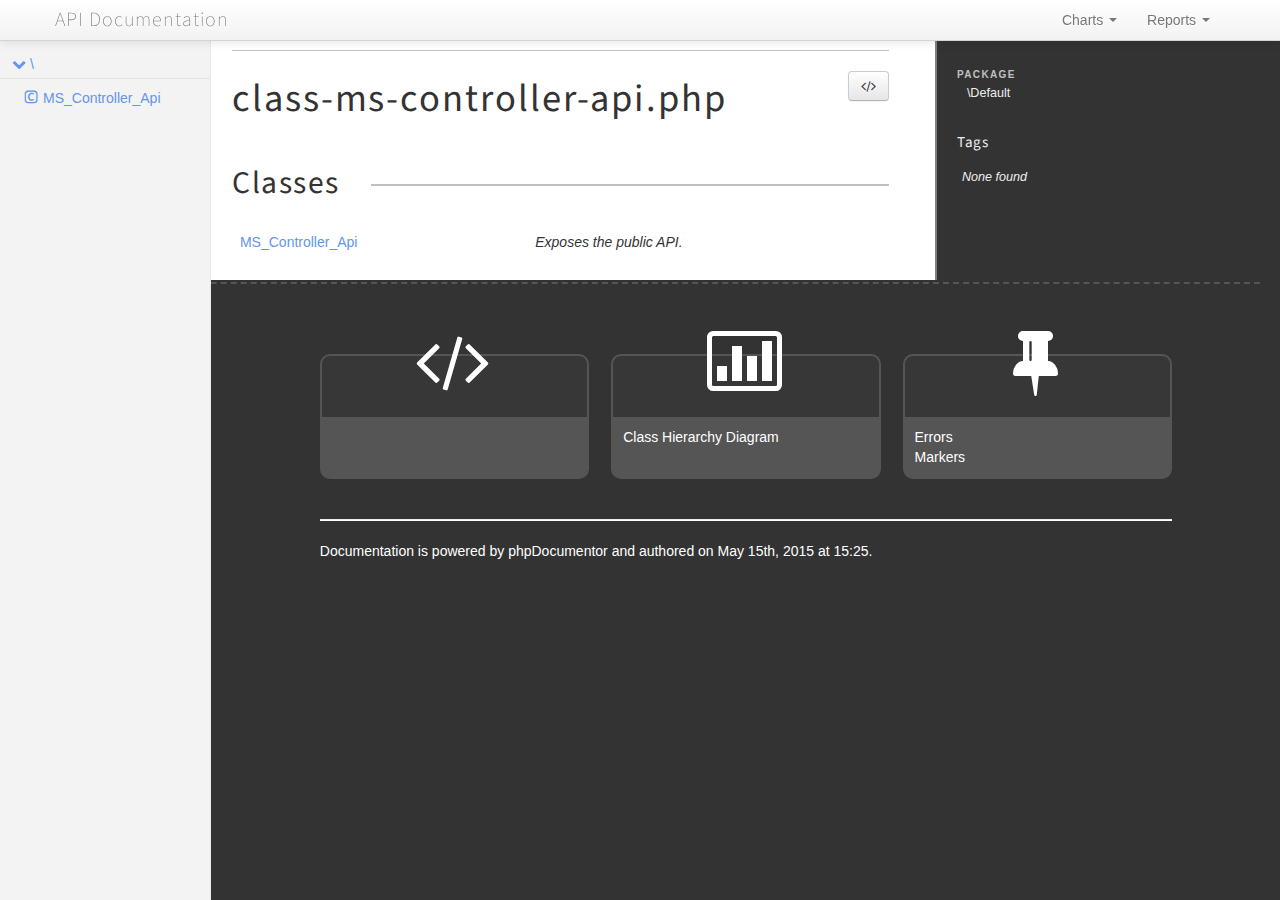
<file: docs/files/class-ms-controller-api.html>
<!DOCTYPE html>
<html lang="en">
<head>
    <meta name="viewport" content="width=device-width, initial-scale=1.0, maximum-scale=1.0, user-scalable=0"/>
    <meta charset="utf-8"/>
    <title>API Documentation</title>
    <meta name="author" content=""/>
    <meta name="description" content=""/>

    <link href="../css/bootstrap-combined.no-icons.min.css" rel="stylesheet">
    <link href="../css/font-awesome.min.css" rel="stylesheet">
    <link href="../css/prism.css" rel="stylesheet" media="all"/>
    <link href="../css/template.css" rel="stylesheet" media="all"/>
    
    <!--[if lt IE 9]>
    <script src="../js/html5.js"></script>
    <![endif]-->
    <script src="../js/jquery-1.11.0.min.js"></script>
    <script src="../js/ui/1.10.4/jquery-ui.min.js"></script>
    <script src="../js/bootstrap.min.js"></script>
    <script src="../js/jquery.smooth-scroll.js"></script>
    <script src="../js/prism.min.js"></script>
    <!-- TODO: Add http://jscrollpane.kelvinluck.com/ to style the scrollbars for browsers not using webkit-->
        <script type="text/javascript">
        function loadExternalCodeSnippets() {
            Array.prototype.slice.call(document.querySelectorAll('pre[data-src]')).forEach(function (pre) {
                var src = pre.getAttribute('data-src');
                var extension = (src.match(/\.(\w+)$/) || [, ''])[1];
                var language = 'php';

                var code = document.createElement('code');
                code.className = 'language-' + language;

                pre.textContent = '';

                code.textContent = 'Loading…';

                pre.appendChild(code);

                var xhr = new XMLHttpRequest();

                xhr.open('GET', src, true);

                xhr.onreadystatechange = function () {
                    if (xhr.readyState == 4) {

                        if (xhr.status < 400 && xhr.responseText) {
                            code.textContent = xhr.responseText;

                            Prism.highlightElement(code);
                        }
                        else if (xhr.status >= 400) {
                            code.textContent = '✖ Error ' + xhr.status + ' while fetching file: ' + xhr.statusText;
                        }
                        else {
                            code.textContent = '✖ Error: File does not exist or is empty';
                        }
                    }
                };

                xhr.send(null);
            });
        }

        $(document).ready(function(){
            loadExternalCodeSnippets();
        });
        $('#source-view').on('shown', function () {
            loadExternalCodeSnippets();
        })
    </script>

    <link rel="shortcut icon" href="../images/favicon.ico"/>
    <link rel="apple-touch-icon" href="../images/apple-touch-icon.png"/>
    <link rel="apple-touch-icon" sizes="72x72" href="../images/apple-touch-icon-72x72.png"/>
    <link rel="apple-touch-icon" sizes="114x114" href="../images/apple-touch-icon-114x114.png"/>
</head>
<body>

<div class="navbar navbar-fixed-top">
    <div class="navbar-inner">
        <div class="container">
            <a class="btn btn-navbar" data-toggle="collapse" data-target=".nav-collapse">
                <i class="icon-ellipsis-vertical"></i>
            </a>
            <a class="brand" href="../index.html">API Documentation</a>

            <div class="nav-collapse">
                <ul class="nav pull-right">
                                        <li class="dropdown" id="charts-menu">
                        <a href="#" class="dropdown-toggle" data-toggle="dropdown">
                            Charts <b class="caret"></b>
                        </a>
                        <ul class="dropdown-menu">
                            <li>
                                <a href="../graphs/class.html">
                                    <i class="icon-list-alt"></i>&#160;Class hierarchy diagram
                                </a>
                            </li>
                        </ul>
                    </li>
                    <li class="dropdown" id="reports-menu">
                        <a href="#" class="dropdown-toggle" data-toggle="dropdown">
                            Reports <b class="caret"></b>
                        </a>
                        <ul class="dropdown-menu">
                            <li>
                                <a href="../reports/errors.html">
                                                                                                                                                                                        <i class="icon-list-alt"></i>&#160;Errors <span class="label label-info pull-right">1</span>
                                </a>
                            </li>
                            <li>
                                <a href="../reports/markers.html">
                                                                                                                                                                                        <i class="icon-list-alt"></i>&#160;Markers <span class="label label-info pull-right">0</span>
                                </a>
                            </li>
                            <li>
                                <a href="../reports/deprecated.html">
                                                                                                            <i class="icon-list-alt"></i>&#160;Deprecated <span class="label label-info pull-right">0</span>
                                </a>
                            </li>
                        </ul>
                    </li>
                </ul>
            </div>
        </div>
    </div>
    <!--<div class="go_to_top">-->
    <!--<a href="#___" style="color: inherit">Back to top&#160;&#160;<i class="icon-upload icon-white"></i></a>-->
    <!--</div>-->
</div>

<div id="___" class="container-fluid">
        <section class="row-fluid">
        <div class="span2 sidebar">
                                <div class="accordion" style="margin-bottom: 0">
        <div class="accordion-group">
            <div class="accordion-heading">
                                    <a class="accordion-toggle " data-toggle="collapse" data-target="#namespace-881306651"></a>
                                <a href="../namespaces/default.html" style="margin-left: 30px; padding-left: 0">\</a>
            </div>
            <div id="namespace-881306651" class="accordion-body collapse in">
                <div class="accordion-inner">

                    
                    <ul>
                                                                                                    <li class="class"><a href="../classes/MS_Controller_Api.html">MS_Controller_Api</a></li>
                                            </ul>
                </div>
            </div>
        </div>
    </div>

        </div>
    </section>
    <section class="row-fluid">
        <div class="span10 offset2">
            <div class="row-fluid">
                <div class="span8 content file">
                    <nav>
                                                                    </nav>

                    <a href="#source-view" role="button" class="pull-right btn" data-toggle="modal"><i class="icon-code"></i></a>
                    <h1><small></small>class-ms-controller-api.php</h1>
                    <p><em></em></p>
                    

                    
                    
                                        <h2>Classes</h2>
                    <table class="table table-hover">
                                            <tr>
                            <td><a href="../classes/MS_Controller_Api.html">MS_Controller_Api</a></td>
                            <td><em>Exposes the public API.</em></td>
                        </tr>
                                        </table>
                                    </div>

                <aside class="span4 detailsbar">
                    <dl>
                                                    <dt>Package</dt>
                            <dd><div class="namespace-wrapper">\Default</div></dd>
                        
                        
                    </dl>
                    <h2>Tags</h2>
                    <table class="table table-condensed">
                                                    <tr><td colspan="2"><em>None found</em></td></tr>
                                            </table>

                </aside>
            </div>

            
            
        </div>
    </section>

    <div id="source-view" class="modal hide fade" tabindex="-1" role="dialog" aria-labelledby="source-view-label" aria-hidden="true">
        <div class="modal-header">
            <button type="button" class="close" data-dismiss="modal" aria-hidden="true">×</button>
            <h3 id="source-view-label"></h3>
        </div>
        <div class="modal-body">
            <pre data-src="../files/class-ms-controller-api.php.txt" class="language-php line-numbers"></pre>
        </div>
    </div>

    <footer class="row-fluid">
        <section class="span10 offset2">
            <section class="row-fluid">
                <section class="span10 offset1">
                    <section class="row-fluid footer-sections">
                        <section class="span4">
                                                        <h1><i class="icon-code"></i></h1>
                            <div>
                                <ul>
                                                                    </ul>
                            </div>
                        </section>
                        <section class="span4">
                                                        <h1><i class="icon-bar-chart"></i></h1>
                            <div>
                                <ul>
                                    <li><a href="../graphs/class.html">Class Hierarchy Diagram</a></li>
                                </ul>
                            </div>
                        </section>
                        <section class="span4">
                                                        <h1><i class="icon-pushpin"></i></h1>
                            <div>
                                <ul>
                                    <li><a href="../reports/errors.html">Errors</a></li>
                                    <li><a href="../reports/markers.html">Markers</a></li>
                                </ul>
                            </div>
                        </section>
                    </section>
                </section>
            </section>
            <section class="row-fluid">
                <section class="span10 offset1">
                    <hr />
                    Documentation is powered by <a href="http://www.phpdoc.org/">phpDocumentor </a> and authored
                    on May 15th, 2015 at 15:25.
                </section>
            </section>
        </section>
    </footer>
</div>

</body>
</html>
</file>
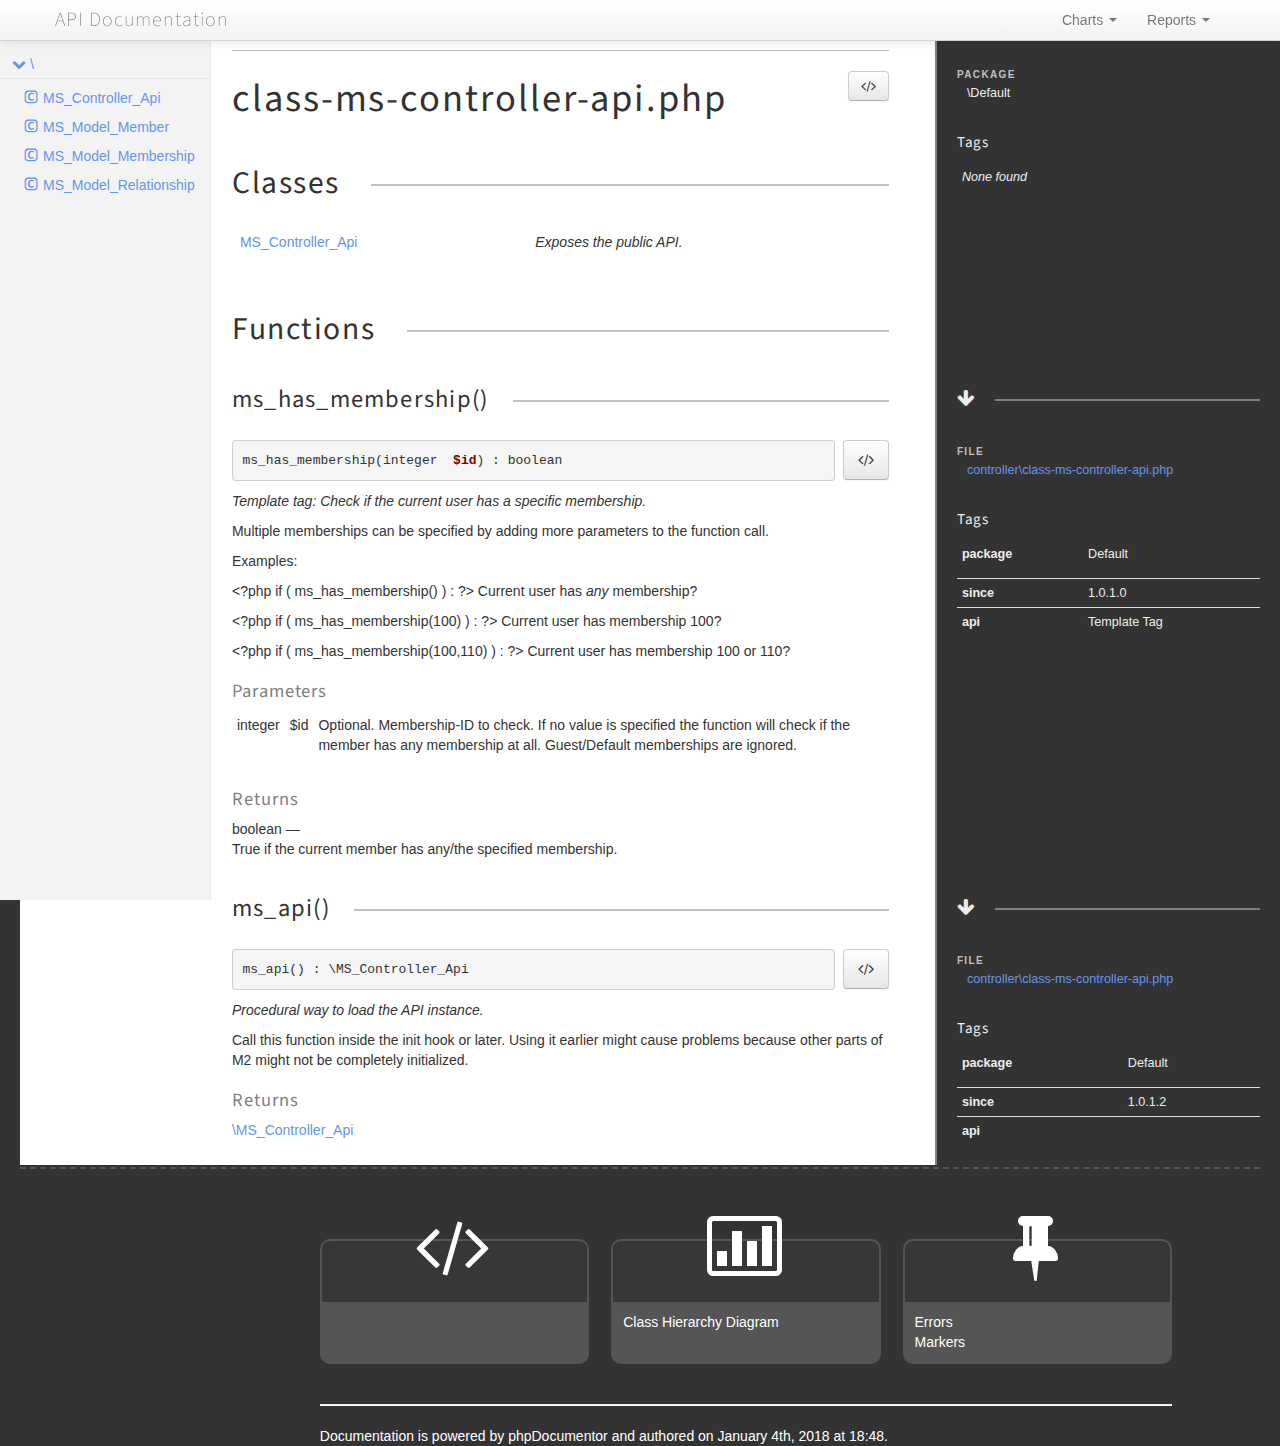
<file: docs/files/controller.class-ms-controller-api.html>
<!DOCTYPE html>
<html lang="en">
<head>
    <meta name="viewport" content="width=device-width, initial-scale=1.0, maximum-scale=1.0, user-scalable=0"/>
    <meta charset="utf-8"/>
    <title>API Documentation</title>
    <meta name="author" content=""/>
    <meta name="description" content=""/>

    <link href="../css/bootstrap-combined.no-icons.min.css" rel="stylesheet">
    <link href="../css/font-awesome.min.css" rel="stylesheet">
    <link href="../css/prism.css" rel="stylesheet" media="all"/>
    <link href="../css/template.css" rel="stylesheet" media="all"/>
    
    <!--[if lt IE 9]>
    <script src="../js/html5.js"></script>
    <![endif]-->
    <script src="../js/jquery-1.11.0.min.js"></script>
    <script src="../js/ui/1.10.4/jquery-ui.min.js"></script>
    <script src="../js/bootstrap.min.js"></script>
    <script src="../js/jquery.smooth-scroll.js"></script>
    <script src="../js/prism.min.js"></script>
    <!-- TODO: Add http://jscrollpane.kelvinluck.com/ to style the scrollbars for browsers not using webkit-->
        <script type="text/javascript">
        function loadExternalCodeSnippets() {
            Array.prototype.slice.call(document.querySelectorAll('pre[data-src]')).forEach(function (pre) {
                var src = pre.getAttribute('data-src');
                var extension = (src.match(/\.(\w+)$/) || [, ''])[1];
                var language = 'php';

                var code = document.createElement('code');
                code.className = 'language-' + language;

                pre.textContent = '';

                code.textContent = 'Loading…';

                pre.appendChild(code);

                var xhr = new XMLHttpRequest();

                xhr.open('GET', src, true);

                xhr.onreadystatechange = function () {
                    if (xhr.readyState == 4) {

                        if (xhr.status < 400 && xhr.responseText) {
                            code.textContent = xhr.responseText;

                            Prism.highlightElement(code);
                        }
                        else if (xhr.status >= 400) {
                            code.textContent = '✖ Error ' + xhr.status + ' while fetching file: ' + xhr.statusText;
                        }
                        else {
                            code.textContent = '✖ Error: File does not exist or is empty';
                        }
                    }
                };

                xhr.send(null);
            });
        }

        $(document).ready(function(){
            loadExternalCodeSnippets();
        });
        $('#source-view').on('shown', function () {
            loadExternalCodeSnippets();
        })
    </script>

    <link rel="shortcut icon" href="../images/favicon.ico"/>
    <link rel="apple-touch-icon" href="../images/apple-touch-icon.png"/>
    <link rel="apple-touch-icon" sizes="72x72" href="../images/apple-touch-icon-72x72.png"/>
    <link rel="apple-touch-icon" sizes="114x114" href="../images/apple-touch-icon-114x114.png"/>
</head>
<body>

<div class="navbar navbar-fixed-top">
    <div class="navbar-inner">
        <div class="container">
            <a class="btn btn-navbar" data-toggle="collapse" data-target=".nav-collapse">
                <i class="icon-ellipsis-vertical"></i>
            </a>
            <a class="brand" href="../index.html">API Documentation</a>

            <div class="nav-collapse">
                <ul class="nav pull-right">
                                        <li class="dropdown" id="charts-menu">
                        <a href="#" class="dropdown-toggle" data-toggle="dropdown">
                            Charts <b class="caret"></b>
                        </a>
                        <ul class="dropdown-menu">
                            <li>
                                <a href="../graphs/class.html">
                                    <i class="icon-list-alt"></i>&#160;Class hierarchy diagram
                                </a>
                            </li>
                        </ul>
                    </li>
                    <li class="dropdown" id="reports-menu">
                        <a href="#" class="dropdown-toggle" data-toggle="dropdown">
                            Reports <b class="caret"></b>
                        </a>
                        <ul class="dropdown-menu">
                            <li>
                                <a href="../reports/errors.html">
                                                                                                                                                                                                                                                                                                                                                                                                                            <i class="icon-list-alt"></i>&#160;Errors <span class="label label-info pull-right">22</span>
                                </a>
                            </li>
                            <li>
                                <a href="../reports/markers.html">
                                                                                                                                                                                                                                                                                                                                                                                                                            <i class="icon-list-alt"></i>&#160;Markers <span class="label label-info pull-right">1</span>
                                </a>
                            </li>
                            <li>
                                <a href="../reports/deprecated.html">
                                                                                                            <i class="icon-list-alt"></i>&#160;Deprecated <span class="label label-info pull-right">0</span>
                                </a>
                            </li>
                        </ul>
                    </li>
                </ul>
            </div>
        </div>
    </div>
    <!--<div class="go_to_top">-->
    <!--<a href="#___" style="color: inherit">Back to top&#160;&#160;<i class="icon-upload icon-white"></i></a>-->
    <!--</div>-->
</div>

<div id="___" class="container-fluid">
        <section class="row-fluid">
        <div class="span2 sidebar">
                                <div class="accordion" style="margin-bottom: 0">
        <div class="accordion-group">
            <div class="accordion-heading">
                                    <a class="accordion-toggle " data-toggle="collapse" data-target="#namespace-403646465"></a>
                                <a href="../namespaces/default.html" style="margin-left: 30px; padding-left: 0">\</a>
            </div>
            <div id="namespace-403646465" class="accordion-body collapse in">
                <div class="accordion-inner">

                    
                    <ul>
                                                                                                    <li class="class"><a href="../classes/MS_Controller_Api.html">MS_Controller_Api</a></li>
                                                    <li class="class"><a href="../classes/MS_Model_Member.html">MS_Model_Member</a></li>
                                                    <li class="class"><a href="../classes/MS_Model_Membership.html">MS_Model_Membership</a></li>
                                                    <li class="class"><a href="../classes/MS_Model_Relationship.html">MS_Model_Relationship</a></li>
                                            </ul>
                </div>
            </div>
        </div>
    </div>

        </div>
    </section>
    <section class="row-fluid">
        <div class="span10 offset2">
            <div class="row-fluid">
                <div class="span8 content file">
                    <nav>
                                                                    </nav>

                    <a href="#source-view" role="button" class="pull-right btn" data-toggle="modal"><i class="icon-code"></i></a>
                    <h1><small></small>class-ms-controller-api.php</h1>
                    <p><em></em></p>
                    

                    
                    
                                        <h2>Classes</h2>
                    <table class="table table-hover">
                                            <tr>
                            <td><a href="../classes/MS_Controller_Api.html">MS_Controller_Api</a></td>
                            <td><em>Exposes the public API.</em></td>
                        </tr>
                                        </table>
                                    </div>

                <aside class="span4 detailsbar">
                    <dl>
                                                    <dt>Package</dt>
                            <dd><div class="namespace-wrapper">\Default</div></dd>
                        
                        
                    </dl>
                    <h2>Tags</h2>
                    <table class="table table-condensed">
                                                    <tr><td colspan="2"><em>None found</em></td></tr>
                                            </table>

                </aside>
            </div>

            
                        <div class="row-fluid">
                <section class="span8 content file">
                    <h2>Functions</h2>
                </section>
                <aside class="span4 detailsbar"></aside>
            </div>

                                        <div class="row-fluid">
        <div class="span8 content class">
            <a id="method_ms_has_membership" name="method_ms_has_membership" class="anchor"></a>
            <article class="method">
                <h3 class=" ">ms_has_membership()</h3>
                <a href="#source-view" role="button" class="pull-right btn" data-toggle="modal" style="font-size: 1.1em; padding: 9px 14px"><i class="icon-code"></i></a>
                <pre class="signature" style="margin-right: 54px;">ms_has_membership(integer  <span class="argument">$id</span>) : boolean</pre>
                <p><em>Template tag: Check if the current user has a specific membership.</em></p>
                <p>Multiple memberships can be specified by adding more parameters to the
function call.</p>
<p>Examples:</p>
<p>&lt;?php if ( ms_has_membership() ) : ?&gt; Current user has <em>any</em> membership?</p>
<p>&lt;?php if ( ms_has_membership(100) ) : ?&gt;  Current user has membership 100?</p>
<p>&lt;?php if ( ms_has_membership(100,110) ) : ?&gt;  Current user has membership 100 or 110?</p>

                                    <h4>Parameters</h4>
                    <table class="table table-condensed table-hover">
                                                    <tr>
                                <td>integer</td>
                                <td>$id </td>
                                <td><p>Optional. Membership-ID to check.
If no value is specified the function will check if the member
has any membership at all. Guest/Default memberships are ignored.</p></td>
                            </tr>
                                            </table>
                
                
                                    <h4>Returns</h4>
                    boolean
                                            &mdash; <p>True if the current member has any/the specified membership.</p>
                                    				
                            </article>
        </div>
        <aside class="span4 detailsbar">
            <h1><i class="icon-arrow-down"></i></h1>
                                                            <dl>
                                    <dt>File</dt>
                    <dd><a href=""><div class="path-wrapper">controller\class-ms-controller-api.php</div></a></dd>
                                                                            </dl>
            <h2>Tags</h2>
            <table class="table table-condensed">
                                    <tr>
                        <th>
                            package
                        </th>
                        <td>
                                                                                            <p>Default</p>
                                                    </td>
                    </tr>
                                    <tr>
                        <th>
                            since
                        </th>
                        <td>
                                                            1.0.1.0                                
                                                    </td>
                    </tr>
                                    <tr>
                        <th>
                            api
                        </th>
                        <td>
                                                                                            <p>Template Tag</p>
                                                    </td>
                    </tr>
                            </table>
        </aside>
    </div>

                                        <div class="row-fluid">
        <div class="span8 content class">
            <a id="method_ms_api" name="method_ms_api" class="anchor"></a>
            <article class="method">
                <h3 class=" ">ms_api()</h3>
                <a href="#source-view" role="button" class="pull-right btn" data-toggle="modal" style="font-size: 1.1em; padding: 9px 14px"><i class="icon-code"></i></a>
                <pre class="signature" style="margin-right: 54px;">ms_api() : \MS_Controller_Api</pre>
                <p><em>Procedural way to load the API instance.</em></p>
                <p>Call this function inside the init hook or later. Using it earlier might
cause problems because other parts of M2 might not be completely
initialized.</p>

                
                
                                    <h4>Returns</h4>
                    <a href="../classes/MS_Controller_Api.html">\MS_Controller_Api</a>
                                    				
                            </article>
        </div>
        <aside class="span4 detailsbar">
            <h1><i class="icon-arrow-down"></i></h1>
                                                            <dl>
                                    <dt>File</dt>
                    <dd><a href=""><div class="path-wrapper">controller\class-ms-controller-api.php</div></a></dd>
                                                                            </dl>
            <h2>Tags</h2>
            <table class="table table-condensed">
                                    <tr>
                        <th>
                            package
                        </th>
                        <td>
                                                                                            <p>Default</p>
                                                    </td>
                    </tr>
                                    <tr>
                        <th>
                            since
                        </th>
                        <td>
                                                            1.0.1.2                                
                                                    </td>
                    </tr>
                                    <tr>
                        <th>
                            api
                        </th>
                        <td>
                                                                                            
                                                    </td>
                    </tr>
                            </table>
        </aside>
    </div>

                            
        </div>
    </section>

    <div id="source-view" class="modal hide fade" tabindex="-1" role="dialog" aria-labelledby="source-view-label" aria-hidden="true">
        <div class="modal-header">
            <button type="button" class="close" data-dismiss="modal" aria-hidden="true">×</button>
            <h3 id="source-view-label"></h3>
        </div>
        <div class="modal-body">
            <pre data-src="../files/controller\class-ms-controller-api.php.txt" class="language-php line-numbers"></pre>
        </div>
    </div>

    <footer class="row-fluid">
        <section class="span10 offset2">
            <section class="row-fluid">
                <section class="span10 offset1">
                    <section class="row-fluid footer-sections">
                        <section class="span4">
                                                        <h1><i class="icon-code"></i></h1>
                            <div>
                                <ul>
                                                                    </ul>
                            </div>
                        </section>
                        <section class="span4">
                                                        <h1><i class="icon-bar-chart"></i></h1>
                            <div>
                                <ul>
                                    <li><a href="../graphs/class.html">Class Hierarchy Diagram</a></li>
                                </ul>
                            </div>
                        </section>
                        <section class="span4">
                                                        <h1><i class="icon-pushpin"></i></h1>
                            <div>
                                <ul>
                                    <li><a href="../reports/errors.html">Errors</a></li>
                                    <li><a href="../reports/markers.html">Markers</a></li>
                                </ul>
                            </div>
                        </section>
                    </section>
                </section>
            </section>
            <section class="row-fluid">
                <section class="span10 offset1">
                    <hr />
                    Documentation is powered by <a href="http://www.phpdoc.org/">phpDocumentor </a> and authored
                    on January 4th, 2018 at 18:48.
                </section>
            </section>
        </section>
    </footer>
</div>

</body>
</html>
</file>
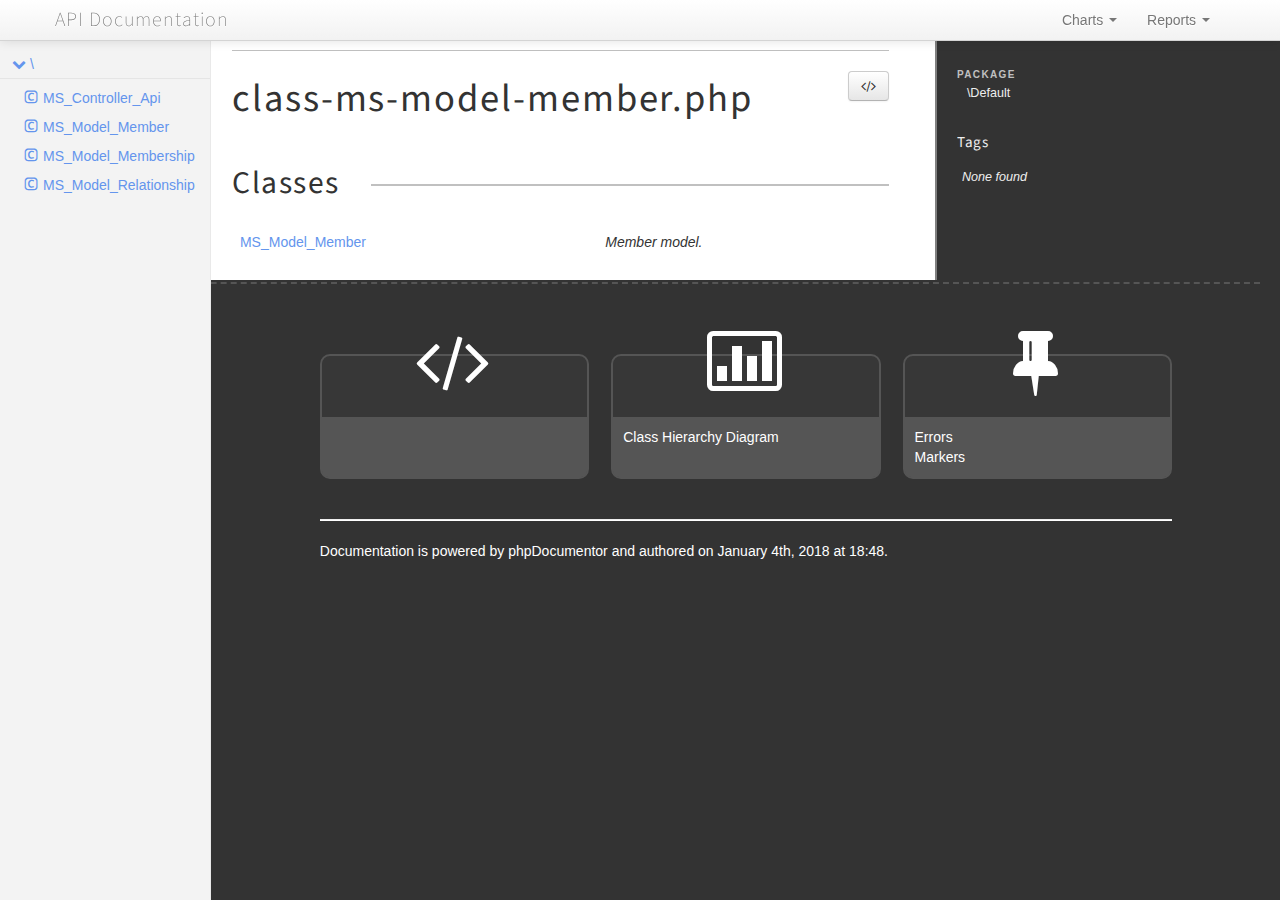
<file: docs/files/model.class-ms-model-member.html>
<!DOCTYPE html>
<html lang="en">
<head>
    <meta name="viewport" content="width=device-width, initial-scale=1.0, maximum-scale=1.0, user-scalable=0"/>
    <meta charset="utf-8"/>
    <title>API Documentation</title>
    <meta name="author" content=""/>
    <meta name="description" content=""/>

    <link href="../css/bootstrap-combined.no-icons.min.css" rel="stylesheet">
    <link href="../css/font-awesome.min.css" rel="stylesheet">
    <link href="../css/prism.css" rel="stylesheet" media="all"/>
    <link href="../css/template.css" rel="stylesheet" media="all"/>
    
    <!--[if lt IE 9]>
    <script src="../js/html5.js"></script>
    <![endif]-->
    <script src="../js/jquery-1.11.0.min.js"></script>
    <script src="../js/ui/1.10.4/jquery-ui.min.js"></script>
    <script src="../js/bootstrap.min.js"></script>
    <script src="../js/jquery.smooth-scroll.js"></script>
    <script src="../js/prism.min.js"></script>
    <!-- TODO: Add http://jscrollpane.kelvinluck.com/ to style the scrollbars for browsers not using webkit-->
        <script type="text/javascript">
        function loadExternalCodeSnippets() {
            Array.prototype.slice.call(document.querySelectorAll('pre[data-src]')).forEach(function (pre) {
                var src = pre.getAttribute('data-src');
                var extension = (src.match(/\.(\w+)$/) || [, ''])[1];
                var language = 'php';

                var code = document.createElement('code');
                code.className = 'language-' + language;

                pre.textContent = '';

                code.textContent = 'Loading…';

                pre.appendChild(code);

                var xhr = new XMLHttpRequest();

                xhr.open('GET', src, true);

                xhr.onreadystatechange = function () {
                    if (xhr.readyState == 4) {

                        if (xhr.status < 400 && xhr.responseText) {
                            code.textContent = xhr.responseText;

                            Prism.highlightElement(code);
                        }
                        else if (xhr.status >= 400) {
                            code.textContent = '✖ Error ' + xhr.status + ' while fetching file: ' + xhr.statusText;
                        }
                        else {
                            code.textContent = '✖ Error: File does not exist or is empty';
                        }
                    }
                };

                xhr.send(null);
            });
        }

        $(document).ready(function(){
            loadExternalCodeSnippets();
        });
        $('#source-view').on('shown', function () {
            loadExternalCodeSnippets();
        })
    </script>

    <link rel="shortcut icon" href="../images/favicon.ico"/>
    <link rel="apple-touch-icon" href="../images/apple-touch-icon.png"/>
    <link rel="apple-touch-icon" sizes="72x72" href="../images/apple-touch-icon-72x72.png"/>
    <link rel="apple-touch-icon" sizes="114x114" href="../images/apple-touch-icon-114x114.png"/>
</head>
<body>

<div class="navbar navbar-fixed-top">
    <div class="navbar-inner">
        <div class="container">
            <a class="btn btn-navbar" data-toggle="collapse" data-target=".nav-collapse">
                <i class="icon-ellipsis-vertical"></i>
            </a>
            <a class="brand" href="../index.html">API Documentation</a>

            <div class="nav-collapse">
                <ul class="nav pull-right">
                                        <li class="dropdown" id="charts-menu">
                        <a href="#" class="dropdown-toggle" data-toggle="dropdown">
                            Charts <b class="caret"></b>
                        </a>
                        <ul class="dropdown-menu">
                            <li>
                                <a href="../graphs/class.html">
                                    <i class="icon-list-alt"></i>&#160;Class hierarchy diagram
                                </a>
                            </li>
                        </ul>
                    </li>
                    <li class="dropdown" id="reports-menu">
                        <a href="#" class="dropdown-toggle" data-toggle="dropdown">
                            Reports <b class="caret"></b>
                        </a>
                        <ul class="dropdown-menu">
                            <li>
                                <a href="../reports/errors.html">
                                                                                                                                                                                                                                                                                                                                                                                                                            <i class="icon-list-alt"></i>&#160;Errors <span class="label label-info pull-right">22</span>
                                </a>
                            </li>
                            <li>
                                <a href="../reports/markers.html">
                                                                                                                                                                                                                                                                                                                                                                                                                            <i class="icon-list-alt"></i>&#160;Markers <span class="label label-info pull-right">1</span>
                                </a>
                            </li>
                            <li>
                                <a href="../reports/deprecated.html">
                                                                                                            <i class="icon-list-alt"></i>&#160;Deprecated <span class="label label-info pull-right">0</span>
                                </a>
                            </li>
                        </ul>
                    </li>
                </ul>
            </div>
        </div>
    </div>
    <!--<div class="go_to_top">-->
    <!--<a href="#___" style="color: inherit">Back to top&#160;&#160;<i class="icon-upload icon-white"></i></a>-->
    <!--</div>-->
</div>

<div id="___" class="container-fluid">
        <section class="row-fluid">
        <div class="span2 sidebar">
                                <div class="accordion" style="margin-bottom: 0">
        <div class="accordion-group">
            <div class="accordion-heading">
                                    <a class="accordion-toggle " data-toggle="collapse" data-target="#namespace-1833343423"></a>
                                <a href="../namespaces/default.html" style="margin-left: 30px; padding-left: 0">\</a>
            </div>
            <div id="namespace-1833343423" class="accordion-body collapse in">
                <div class="accordion-inner">

                    
                    <ul>
                                                                                                    <li class="class"><a href="../classes/MS_Controller_Api.html">MS_Controller_Api</a></li>
                                                    <li class="class"><a href="../classes/MS_Model_Member.html">MS_Model_Member</a></li>
                                                    <li class="class"><a href="../classes/MS_Model_Membership.html">MS_Model_Membership</a></li>
                                                    <li class="class"><a href="../classes/MS_Model_Relationship.html">MS_Model_Relationship</a></li>
                                            </ul>
                </div>
            </div>
        </div>
    </div>

        </div>
    </section>
    <section class="row-fluid">
        <div class="span10 offset2">
            <div class="row-fluid">
                <div class="span8 content file">
                    <nav>
                                                                    </nav>

                    <a href="#source-view" role="button" class="pull-right btn" data-toggle="modal"><i class="icon-code"></i></a>
                    <h1><small></small>class-ms-model-member.php</h1>
                    <p><em></em></p>
                    

                    
                    
                                        <h2>Classes</h2>
                    <table class="table table-hover">
                                            <tr>
                            <td><a href="../classes/MS_Model_Member.html">MS_Model_Member</a></td>
                            <td><em>Member model.</em></td>
                        </tr>
                                        </table>
                                    </div>

                <aside class="span4 detailsbar">
                    <dl>
                                                    <dt>Package</dt>
                            <dd><div class="namespace-wrapper">\Default</div></dd>
                        
                        
                    </dl>
                    <h2>Tags</h2>
                    <table class="table table-condensed">
                                                    <tr><td colspan="2"><em>None found</em></td></tr>
                                            </table>

                </aside>
            </div>

            
            
        </div>
    </section>

    <div id="source-view" class="modal hide fade" tabindex="-1" role="dialog" aria-labelledby="source-view-label" aria-hidden="true">
        <div class="modal-header">
            <button type="button" class="close" data-dismiss="modal" aria-hidden="true">×</button>
            <h3 id="source-view-label"></h3>
        </div>
        <div class="modal-body">
            <pre data-src="../files/model\class-ms-model-member.php.txt" class="language-php line-numbers"></pre>
        </div>
    </div>

    <footer class="row-fluid">
        <section class="span10 offset2">
            <section class="row-fluid">
                <section class="span10 offset1">
                    <section class="row-fluid footer-sections">
                        <section class="span4">
                                                        <h1><i class="icon-code"></i></h1>
                            <div>
                                <ul>
                                                                    </ul>
                            </div>
                        </section>
                        <section class="span4">
                                                        <h1><i class="icon-bar-chart"></i></h1>
                            <div>
                                <ul>
                                    <li><a href="../graphs/class.html">Class Hierarchy Diagram</a></li>
                                </ul>
                            </div>
                        </section>
                        <section class="span4">
                                                        <h1><i class="icon-pushpin"></i></h1>
                            <div>
                                <ul>
                                    <li><a href="../reports/errors.html">Errors</a></li>
                                    <li><a href="../reports/markers.html">Markers</a></li>
                                </ul>
                            </div>
                        </section>
                    </section>
                </section>
            </section>
            <section class="row-fluid">
                <section class="span10 offset1">
                    <hr />
                    Documentation is powered by <a href="http://www.phpdoc.org/">phpDocumentor </a> and authored
                    on January 4th, 2018 at 18:48.
                </section>
            </section>
        </section>
    </footer>
</div>

</body>
</html>
</file>
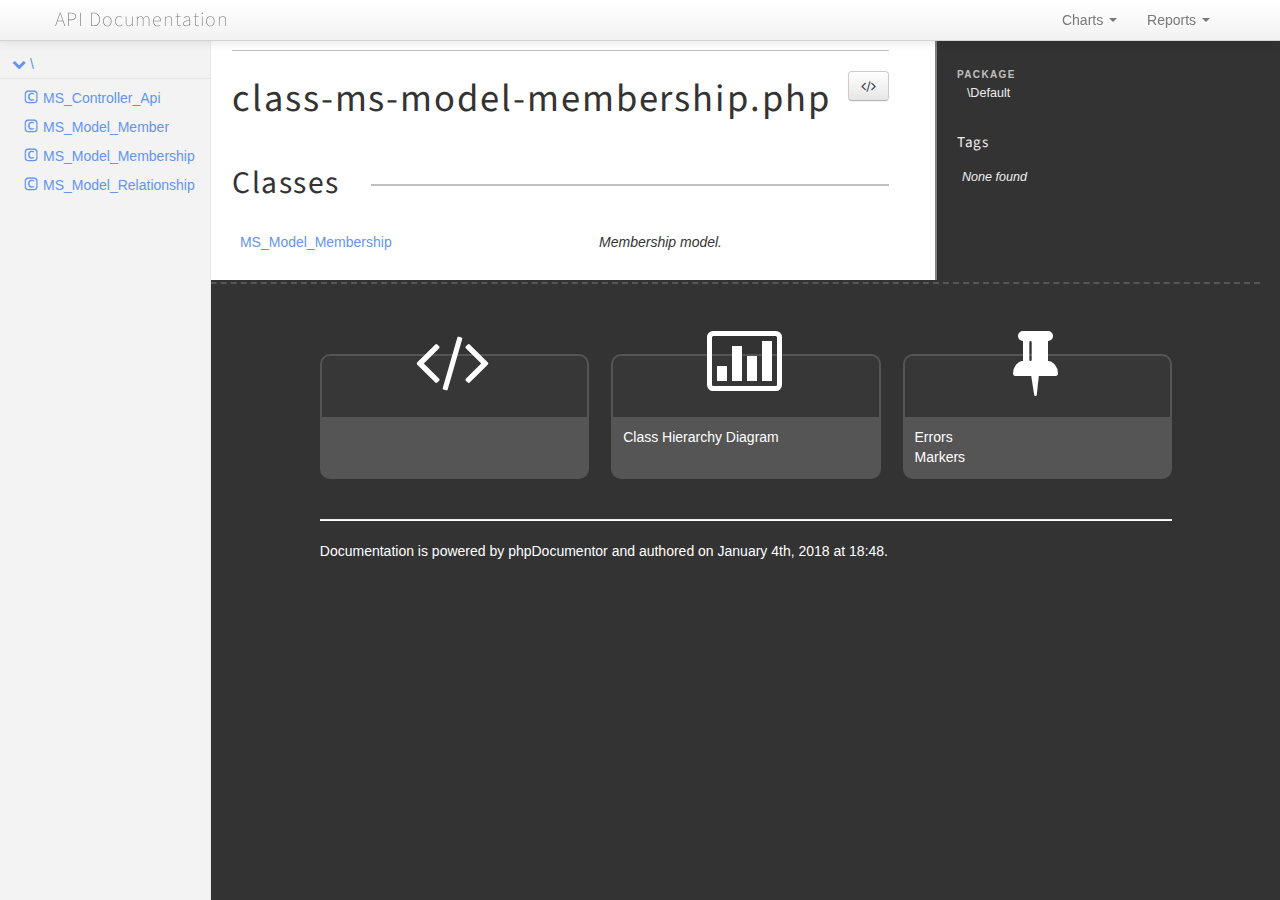
<file: docs/files/model.class-ms-model-membership.html>
<!DOCTYPE html>
<html lang="en">
<head>
    <meta name="viewport" content="width=device-width, initial-scale=1.0, maximum-scale=1.0, user-scalable=0"/>
    <meta charset="utf-8"/>
    <title>API Documentation</title>
    <meta name="author" content=""/>
    <meta name="description" content=""/>

    <link href="../css/bootstrap-combined.no-icons.min.css" rel="stylesheet">
    <link href="../css/font-awesome.min.css" rel="stylesheet">
    <link href="../css/prism.css" rel="stylesheet" media="all"/>
    <link href="../css/template.css" rel="stylesheet" media="all"/>
    
    <!--[if lt IE 9]>
    <script src="../js/html5.js"></script>
    <![endif]-->
    <script src="../js/jquery-1.11.0.min.js"></script>
    <script src="../js/ui/1.10.4/jquery-ui.min.js"></script>
    <script src="../js/bootstrap.min.js"></script>
    <script src="../js/jquery.smooth-scroll.js"></script>
    <script src="../js/prism.min.js"></script>
    <!-- TODO: Add http://jscrollpane.kelvinluck.com/ to style the scrollbars for browsers not using webkit-->
        <script type="text/javascript">
        function loadExternalCodeSnippets() {
            Array.prototype.slice.call(document.querySelectorAll('pre[data-src]')).forEach(function (pre) {
                var src = pre.getAttribute('data-src');
                var extension = (src.match(/\.(\w+)$/) || [, ''])[1];
                var language = 'php';

                var code = document.createElement('code');
                code.className = 'language-' + language;

                pre.textContent = '';

                code.textContent = 'Loading…';

                pre.appendChild(code);

                var xhr = new XMLHttpRequest();

                xhr.open('GET', src, true);

                xhr.onreadystatechange = function () {
                    if (xhr.readyState == 4) {

                        if (xhr.status < 400 && xhr.responseText) {
                            code.textContent = xhr.responseText;

                            Prism.highlightElement(code);
                        }
                        else if (xhr.status >= 400) {
                            code.textContent = '✖ Error ' + xhr.status + ' while fetching file: ' + xhr.statusText;
                        }
                        else {
                            code.textContent = '✖ Error: File does not exist or is empty';
                        }
                    }
                };

                xhr.send(null);
            });
        }

        $(document).ready(function(){
            loadExternalCodeSnippets();
        });
        $('#source-view').on('shown', function () {
            loadExternalCodeSnippets();
        })
    </script>

    <link rel="shortcut icon" href="../images/favicon.ico"/>
    <link rel="apple-touch-icon" href="../images/apple-touch-icon.png"/>
    <link rel="apple-touch-icon" sizes="72x72" href="../images/apple-touch-icon-72x72.png"/>
    <link rel="apple-touch-icon" sizes="114x114" href="../images/apple-touch-icon-114x114.png"/>
</head>
<body>

<div class="navbar navbar-fixed-top">
    <div class="navbar-inner">
        <div class="container">
            <a class="btn btn-navbar" data-toggle="collapse" data-target=".nav-collapse">
                <i class="icon-ellipsis-vertical"></i>
            </a>
            <a class="brand" href="../index.html">API Documentation</a>

            <div class="nav-collapse">
                <ul class="nav pull-right">
                                        <li class="dropdown" id="charts-menu">
                        <a href="#" class="dropdown-toggle" data-toggle="dropdown">
                            Charts <b class="caret"></b>
                        </a>
                        <ul class="dropdown-menu">
                            <li>
                                <a href="../graphs/class.html">
                                    <i class="icon-list-alt"></i>&#160;Class hierarchy diagram
                                </a>
                            </li>
                        </ul>
                    </li>
                    <li class="dropdown" id="reports-menu">
                        <a href="#" class="dropdown-toggle" data-toggle="dropdown">
                            Reports <b class="caret"></b>
                        </a>
                        <ul class="dropdown-menu">
                            <li>
                                <a href="../reports/errors.html">
                                                                                                                                                                                                                                                                                                                                                                                                                            <i class="icon-list-alt"></i>&#160;Errors <span class="label label-info pull-right">22</span>
                                </a>
                            </li>
                            <li>
                                <a href="../reports/markers.html">
                                                                                                                                                                                                                                                                                                                                                                                                                            <i class="icon-list-alt"></i>&#160;Markers <span class="label label-info pull-right">1</span>
                                </a>
                            </li>
                            <li>
                                <a href="../reports/deprecated.html">
                                                                                                            <i class="icon-list-alt"></i>&#160;Deprecated <span class="label label-info pull-right">0</span>
                                </a>
                            </li>
                        </ul>
                    </li>
                </ul>
            </div>
        </div>
    </div>
    <!--<div class="go_to_top">-->
    <!--<a href="#___" style="color: inherit">Back to top&#160;&#160;<i class="icon-upload icon-white"></i></a>-->
    <!--</div>-->
</div>

<div id="___" class="container-fluid">
        <section class="row-fluid">
        <div class="span2 sidebar">
                                <div class="accordion" style="margin-bottom: 0">
        <div class="accordion-group">
            <div class="accordion-heading">
                                    <a class="accordion-toggle " data-toggle="collapse" data-target="#namespace-1619646648"></a>
                                <a href="../namespaces/default.html" style="margin-left: 30px; padding-left: 0">\</a>
            </div>
            <div id="namespace-1619646648" class="accordion-body collapse in">
                <div class="accordion-inner">

                    
                    <ul>
                                                                                                    <li class="class"><a href="../classes/MS_Controller_Api.html">MS_Controller_Api</a></li>
                                                    <li class="class"><a href="../classes/MS_Model_Member.html">MS_Model_Member</a></li>
                                                    <li class="class"><a href="../classes/MS_Model_Membership.html">MS_Model_Membership</a></li>
                                                    <li class="class"><a href="../classes/MS_Model_Relationship.html">MS_Model_Relationship</a></li>
                                            </ul>
                </div>
            </div>
        </div>
    </div>

        </div>
    </section>
    <section class="row-fluid">
        <div class="span10 offset2">
            <div class="row-fluid">
                <div class="span8 content file">
                    <nav>
                                                                    </nav>

                    <a href="#source-view" role="button" class="pull-right btn" data-toggle="modal"><i class="icon-code"></i></a>
                    <h1><small></small>class-ms-model-membership.php</h1>
                    <p><em></em></p>
                    

                    
                    
                                        <h2>Classes</h2>
                    <table class="table table-hover">
                                            <tr>
                            <td><a href="../classes/MS_Model_Membership.html">MS_Model_Membership</a></td>
                            <td><em>Membership model.</em></td>
                        </tr>
                                        </table>
                                    </div>

                <aside class="span4 detailsbar">
                    <dl>
                                                    <dt>Package</dt>
                            <dd><div class="namespace-wrapper">\Default</div></dd>
                        
                        
                    </dl>
                    <h2>Tags</h2>
                    <table class="table table-condensed">
                                                    <tr><td colspan="2"><em>None found</em></td></tr>
                                            </table>

                </aside>
            </div>

            
            
        </div>
    </section>

    <div id="source-view" class="modal hide fade" tabindex="-1" role="dialog" aria-labelledby="source-view-label" aria-hidden="true">
        <div class="modal-header">
            <button type="button" class="close" data-dismiss="modal" aria-hidden="true">×</button>
            <h3 id="source-view-label"></h3>
        </div>
        <div class="modal-body">
            <pre data-src="../files/model\class-ms-model-membership.php.txt" class="language-php line-numbers"></pre>
        </div>
    </div>

    <footer class="row-fluid">
        <section class="span10 offset2">
            <section class="row-fluid">
                <section class="span10 offset1">
                    <section class="row-fluid footer-sections">
                        <section class="span4">
                                                        <h1><i class="icon-code"></i></h1>
                            <div>
                                <ul>
                                                                    </ul>
                            </div>
                        </section>
                        <section class="span4">
                                                        <h1><i class="icon-bar-chart"></i></h1>
                            <div>
                                <ul>
                                    <li><a href="../graphs/class.html">Class Hierarchy Diagram</a></li>
                                </ul>
                            </div>
                        </section>
                        <section class="span4">
                                                        <h1><i class="icon-pushpin"></i></h1>
                            <div>
                                <ul>
                                    <li><a href="../reports/errors.html">Errors</a></li>
                                    <li><a href="../reports/markers.html">Markers</a></li>
                                </ul>
                            </div>
                        </section>
                    </section>
                </section>
            </section>
            <section class="row-fluid">
                <section class="span10 offset1">
                    <hr />
                    Documentation is powered by <a href="http://www.phpdoc.org/">phpDocumentor </a> and authored
                    on January 4th, 2018 at 18:48.
                </section>
            </section>
        </section>
    </footer>
</div>

</body>
</html>
</file>
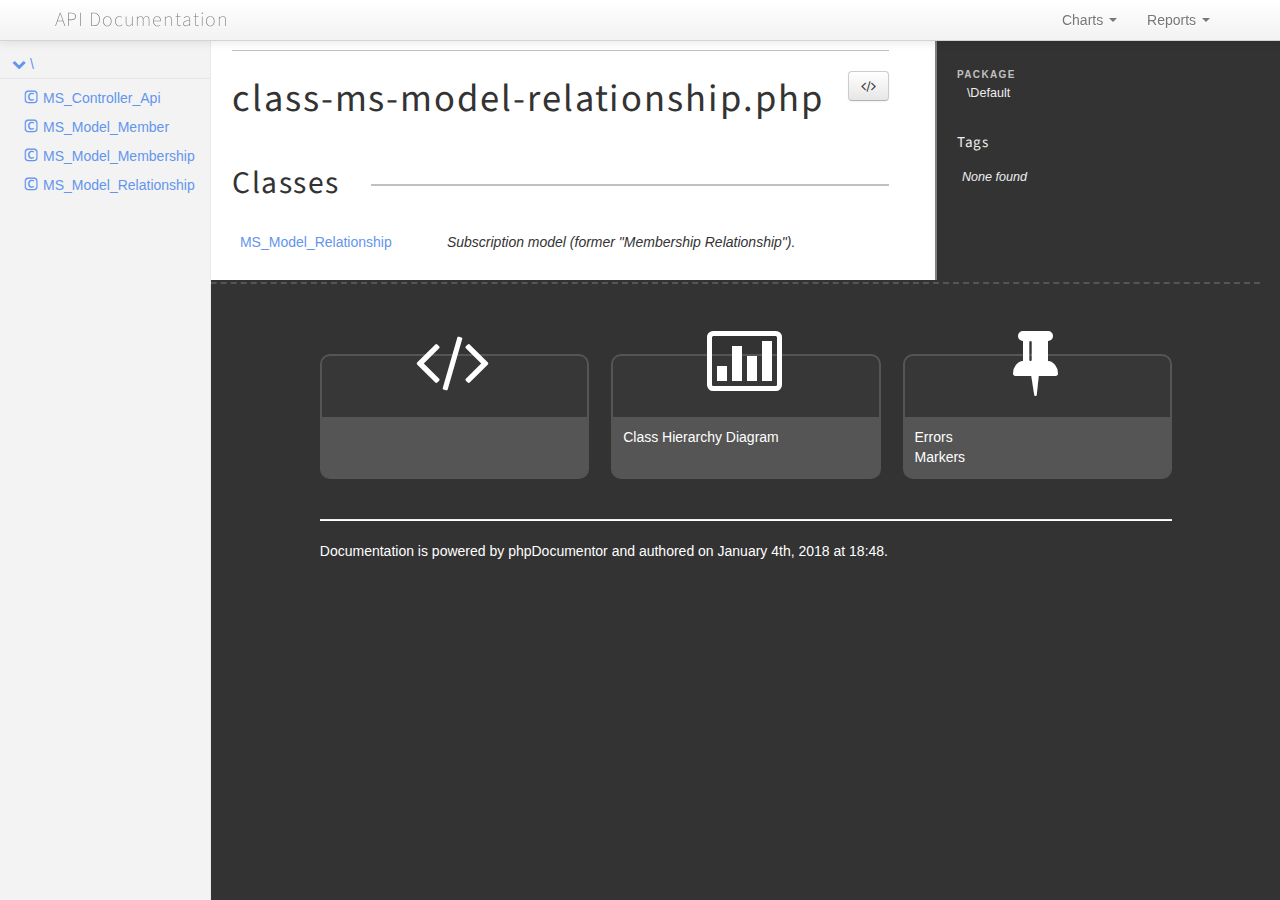
<file: docs/files/model.class-ms-model-relationship.html>
<!DOCTYPE html>
<html lang="en">
<head>
    <meta name="viewport" content="width=device-width, initial-scale=1.0, maximum-scale=1.0, user-scalable=0"/>
    <meta charset="utf-8"/>
    <title>API Documentation</title>
    <meta name="author" content=""/>
    <meta name="description" content=""/>

    <link href="../css/bootstrap-combined.no-icons.min.css" rel="stylesheet">
    <link href="../css/font-awesome.min.css" rel="stylesheet">
    <link href="../css/prism.css" rel="stylesheet" media="all"/>
    <link href="../css/template.css" rel="stylesheet" media="all"/>
    
    <!--[if lt IE 9]>
    <script src="../js/html5.js"></script>
    <![endif]-->
    <script src="../js/jquery-1.11.0.min.js"></script>
    <script src="../js/ui/1.10.4/jquery-ui.min.js"></script>
    <script src="../js/bootstrap.min.js"></script>
    <script src="../js/jquery.smooth-scroll.js"></script>
    <script src="../js/prism.min.js"></script>
    <!-- TODO: Add http://jscrollpane.kelvinluck.com/ to style the scrollbars for browsers not using webkit-->
        <script type="text/javascript">
        function loadExternalCodeSnippets() {
            Array.prototype.slice.call(document.querySelectorAll('pre[data-src]')).forEach(function (pre) {
                var src = pre.getAttribute('data-src');
                var extension = (src.match(/\.(\w+)$/) || [, ''])[1];
                var language = 'php';

                var code = document.createElement('code');
                code.className = 'language-' + language;

                pre.textContent = '';

                code.textContent = 'Loading…';

                pre.appendChild(code);

                var xhr = new XMLHttpRequest();

                xhr.open('GET', src, true);

                xhr.onreadystatechange = function () {
                    if (xhr.readyState == 4) {

                        if (xhr.status < 400 && xhr.responseText) {
                            code.textContent = xhr.responseText;

                            Prism.highlightElement(code);
                        }
                        else if (xhr.status >= 400) {
                            code.textContent = '✖ Error ' + xhr.status + ' while fetching file: ' + xhr.statusText;
                        }
                        else {
                            code.textContent = '✖ Error: File does not exist or is empty';
                        }
                    }
                };

                xhr.send(null);
            });
        }

        $(document).ready(function(){
            loadExternalCodeSnippets();
        });
        $('#source-view').on('shown', function () {
            loadExternalCodeSnippets();
        })
    </script>

    <link rel="shortcut icon" href="../images/favicon.ico"/>
    <link rel="apple-touch-icon" href="../images/apple-touch-icon.png"/>
    <link rel="apple-touch-icon" sizes="72x72" href="../images/apple-touch-icon-72x72.png"/>
    <link rel="apple-touch-icon" sizes="114x114" href="../images/apple-touch-icon-114x114.png"/>
</head>
<body>

<div class="navbar navbar-fixed-top">
    <div class="navbar-inner">
        <div class="container">
            <a class="btn btn-navbar" data-toggle="collapse" data-target=".nav-collapse">
                <i class="icon-ellipsis-vertical"></i>
            </a>
            <a class="brand" href="../index.html">API Documentation</a>

            <div class="nav-collapse">
                <ul class="nav pull-right">
                                        <li class="dropdown" id="charts-menu">
                        <a href="#" class="dropdown-toggle" data-toggle="dropdown">
                            Charts <b class="caret"></b>
                        </a>
                        <ul class="dropdown-menu">
                            <li>
                                <a href="../graphs/class.html">
                                    <i class="icon-list-alt"></i>&#160;Class hierarchy diagram
                                </a>
                            </li>
                        </ul>
                    </li>
                    <li class="dropdown" id="reports-menu">
                        <a href="#" class="dropdown-toggle" data-toggle="dropdown">
                            Reports <b class="caret"></b>
                        </a>
                        <ul class="dropdown-menu">
                            <li>
                                <a href="../reports/errors.html">
                                                                                                                                                                                                                                                                                                                                                                                                                            <i class="icon-list-alt"></i>&#160;Errors <span class="label label-info pull-right">22</span>
                                </a>
                            </li>
                            <li>
                                <a href="../reports/markers.html">
                                                                                                                                                                                                                                                                                                                                                                                                                            <i class="icon-list-alt"></i>&#160;Markers <span class="label label-info pull-right">1</span>
                                </a>
                            </li>
                            <li>
                                <a href="../reports/deprecated.html">
                                                                                                            <i class="icon-list-alt"></i>&#160;Deprecated <span class="label label-info pull-right">0</span>
                                </a>
                            </li>
                        </ul>
                    </li>
                </ul>
            </div>
        </div>
    </div>
    <!--<div class="go_to_top">-->
    <!--<a href="#___" style="color: inherit">Back to top&#160;&#160;<i class="icon-upload icon-white"></i></a>-->
    <!--</div>-->
</div>

<div id="___" class="container-fluid">
        <section class="row-fluid">
        <div class="span2 sidebar">
                                <div class="accordion" style="margin-bottom: 0">
        <div class="accordion-group">
            <div class="accordion-heading">
                                    <a class="accordion-toggle " data-toggle="collapse" data-target="#namespace-1880889306"></a>
                                <a href="../namespaces/default.html" style="margin-left: 30px; padding-left: 0">\</a>
            </div>
            <div id="namespace-1880889306" class="accordion-body collapse in">
                <div class="accordion-inner">

                    
                    <ul>
                                                                                                    <li class="class"><a href="../classes/MS_Controller_Api.html">MS_Controller_Api</a></li>
                                                    <li class="class"><a href="../classes/MS_Model_Member.html">MS_Model_Member</a></li>
                                                    <li class="class"><a href="../classes/MS_Model_Membership.html">MS_Model_Membership</a></li>
                                                    <li class="class"><a href="../classes/MS_Model_Relationship.html">MS_Model_Relationship</a></li>
                                            </ul>
                </div>
            </div>
        </div>
    </div>

        </div>
    </section>
    <section class="row-fluid">
        <div class="span10 offset2">
            <div class="row-fluid">
                <div class="span8 content file">
                    <nav>
                                                                    </nav>

                    <a href="#source-view" role="button" class="pull-right btn" data-toggle="modal"><i class="icon-code"></i></a>
                    <h1><small></small>class-ms-model-relationship.php</h1>
                    <p><em></em></p>
                    

                    
                    
                                        <h2>Classes</h2>
                    <table class="table table-hover">
                                            <tr>
                            <td><a href="../classes/MS_Model_Relationship.html">MS_Model_Relationship</a></td>
                            <td><em>Subscription model (former &quot;Membership Relationship&quot;).</em></td>
                        </tr>
                                        </table>
                                    </div>

                <aside class="span4 detailsbar">
                    <dl>
                                                    <dt>Package</dt>
                            <dd><div class="namespace-wrapper">\Default</div></dd>
                        
                        
                    </dl>
                    <h2>Tags</h2>
                    <table class="table table-condensed">
                                                    <tr><td colspan="2"><em>None found</em></td></tr>
                                            </table>

                </aside>
            </div>

            
            
        </div>
    </section>

    <div id="source-view" class="modal hide fade" tabindex="-1" role="dialog" aria-labelledby="source-view-label" aria-hidden="true">
        <div class="modal-header">
            <button type="button" class="close" data-dismiss="modal" aria-hidden="true">×</button>
            <h3 id="source-view-label"></h3>
        </div>
        <div class="modal-body">
            <pre data-src="../files/model\class-ms-model-relationship.php.txt" class="language-php line-numbers"></pre>
        </div>
    </div>

    <footer class="row-fluid">
        <section class="span10 offset2">
            <section class="row-fluid">
                <section class="span10 offset1">
                    <section class="row-fluid footer-sections">
                        <section class="span4">
                                                        <h1><i class="icon-code"></i></h1>
                            <div>
                                <ul>
                                                                    </ul>
                            </div>
                        </section>
                        <section class="span4">
                                                        <h1><i class="icon-bar-chart"></i></h1>
                            <div>
                                <ul>
                                    <li><a href="../graphs/class.html">Class Hierarchy Diagram</a></li>
                                </ul>
                            </div>
                        </section>
                        <section class="span4">
                                                        <h1><i class="icon-pushpin"></i></h1>
                            <div>
                                <ul>
                                    <li><a href="../reports/errors.html">Errors</a></li>
                                    <li><a href="../reports/markers.html">Markers</a></li>
                                </ul>
                            </div>
                        </section>
                    </section>
                </section>
            </section>
            <section class="row-fluid">
                <section class="span10 offset1">
                    <hr />
                    Documentation is powered by <a href="http://www.phpdoc.org/">phpDocumentor </a> and authored
                    on January 4th, 2018 at 18:48.
                </section>
            </section>
        </section>
    </footer>
</div>

</body>
</html>
</file>
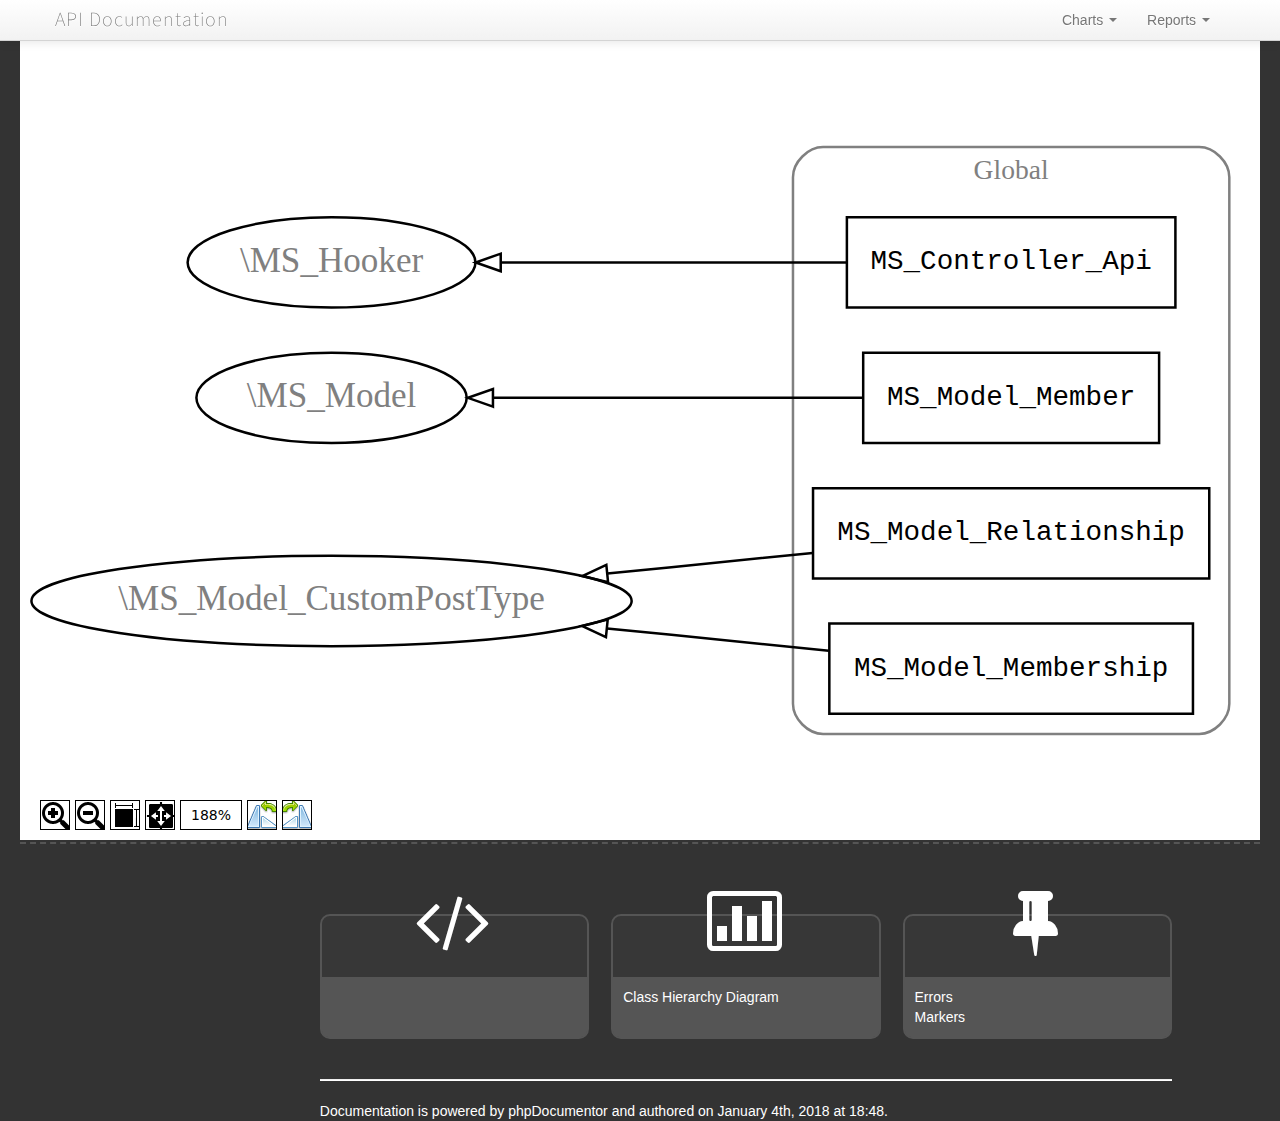
<file: docs/graphs/class.html>
<!DOCTYPE html>
<html lang="en">
<head>
    <meta name="viewport" content="width=device-width, initial-scale=1.0, maximum-scale=1.0, user-scalable=0"/>
    <meta charset="utf-8"/>
    <title>API Documentation</title>
    <meta name="author" content=""/>
    <meta name="description" content=""/>

    <link href="../css/bootstrap-combined.no-icons.min.css" rel="stylesheet">
    <link href="../css/font-awesome.min.css" rel="stylesheet">
    <link href="../css/prism.css" rel="stylesheet" media="all"/>
    <link href="../css/template.css" rel="stylesheet" media="all"/>
        <link href="../css/jquery.iviewer.css" rel="stylesheet" media="all"/>
    <style>
        #viewer {
            position: relative;
            width: 100%;
        }
        .wrapper {
            overflow: hidden;
        }
    </style>

    <!--[if lt IE 9]>
    <script src="../js/html5.js"></script>
    <![endif]-->
    <script src="../js/jquery-1.11.0.min.js"></script>
    <script src="../js/ui/1.10.4/jquery-ui.min.js"></script>
    <script src="../js/bootstrap.min.js"></script>
    <script src="../js/jquery.smooth-scroll.js"></script>
    <script src="../js/prism.min.js"></script>
    <!-- TODO: Add http://jscrollpane.kelvinluck.com/ to style the scrollbars for browsers not using webkit-->
        <script src="../js/jquery.mousewheel.js" type="text/javascript"></script>
    <script src="../js/jquery.iviewer.js" type="text/javascript"></script>
    <script type="text/javascript">
        $(window).resize(function(){
            $("#viewer").height($(window).height() - 100);
        });

        $(document).ready(function() {
            $("#viewer").iviewer({src: '../graphs/classes.svg', zoom_animation: false});
            $('#viewer img').bind('dragstart', function(event){
                event.preventDefault();
            });
            $(window).resize();
        });
    </script>

    <link rel="shortcut icon" href="../images/favicon.ico"/>
    <link rel="apple-touch-icon" href="../images/apple-touch-icon.png"/>
    <link rel="apple-touch-icon" sizes="72x72" href="../images/apple-touch-icon-72x72.png"/>
    <link rel="apple-touch-icon" sizes="114x114" href="../images/apple-touch-icon-114x114.png"/>
</head>
<body>

<div class="navbar navbar-fixed-top">
    <div class="navbar-inner">
        <div class="container">
            <a class="btn btn-navbar" data-toggle="collapse" data-target=".nav-collapse">
                <i class="icon-ellipsis-vertical"></i>
            </a>
            <a class="brand" href="../index.html">API Documentation</a>

            <div class="nav-collapse">
                <ul class="nav pull-right">
                                        <li class="dropdown" id="charts-menu">
                        <a href="#" class="dropdown-toggle" data-toggle="dropdown">
                            Charts <b class="caret"></b>
                        </a>
                        <ul class="dropdown-menu">
                            <li>
                                <a href="../graphs/class.html">
                                    <i class="icon-list-alt"></i>&#160;Class hierarchy diagram
                                </a>
                            </li>
                        </ul>
                    </li>
                    <li class="dropdown" id="reports-menu">
                        <a href="#" class="dropdown-toggle" data-toggle="dropdown">
                            Reports <b class="caret"></b>
                        </a>
                        <ul class="dropdown-menu">
                            <li>
                                <a href="../reports/errors.html">
                                                                                                                                                                                                                                                                                                                                                                                                                            <i class="icon-list-alt"></i>&#160;Errors <span class="label label-info pull-right">22</span>
                                </a>
                            </li>
                            <li>
                                <a href="../reports/markers.html">
                                                                                                                                                                                                                                                                                                                                                                                                                            <i class="icon-list-alt"></i>&#160;Markers <span class="label label-info pull-right">1</span>
                                </a>
                            </li>
                            <li>
                                <a href="../reports/deprecated.html">
                                                                                                            <i class="icon-list-alt"></i>&#160;Deprecated <span class="label label-info pull-right">0</span>
                                </a>
                            </li>
                        </ul>
                    </li>
                </ul>
            </div>
        </div>
    </div>
    <!--<div class="go_to_top">-->
    <!--<a href="#___" style="color: inherit">Back to top&#160;&#160;<i class="icon-upload icon-white"></i></a>-->
    <!--</div>-->
</div>

<div id="___" class="container-fluid">
        <div class="row-fluid">
        <div class="span12">
            <div class="wrapper">
                <div id="viewer" class="viewer"></div>
            </div>
        </div>
    </div>

    <footer class="row-fluid">
        <section class="span10 offset2">
            <section class="row-fluid">
                <section class="span10 offset1">
                    <section class="row-fluid footer-sections">
                        <section class="span4">
                                                        <h1><i class="icon-code"></i></h1>
                            <div>
                                <ul>
                                                                    </ul>
                            </div>
                        </section>
                        <section class="span4">
                                                        <h1><i class="icon-bar-chart"></i></h1>
                            <div>
                                <ul>
                                    <li><a href="../graphs/class.html">Class Hierarchy Diagram</a></li>
                                </ul>
                            </div>
                        </section>
                        <section class="span4">
                                                        <h1><i class="icon-pushpin"></i></h1>
                            <div>
                                <ul>
                                    <li><a href="../reports/errors.html">Errors</a></li>
                                    <li><a href="../reports/markers.html">Markers</a></li>
                                </ul>
                            </div>
                        </section>
                    </section>
                </section>
            </section>
            <section class="row-fluid">
                <section class="span10 offset1">
                    <hr />
                    Documentation is powered by <a href="http://www.phpdoc.org/">phpDocumentor </a> and authored
                    on January 4th, 2018 at 18:48.
                </section>
            </section>
        </section>
    </footer>
</div>

</body>
</html>
</file>
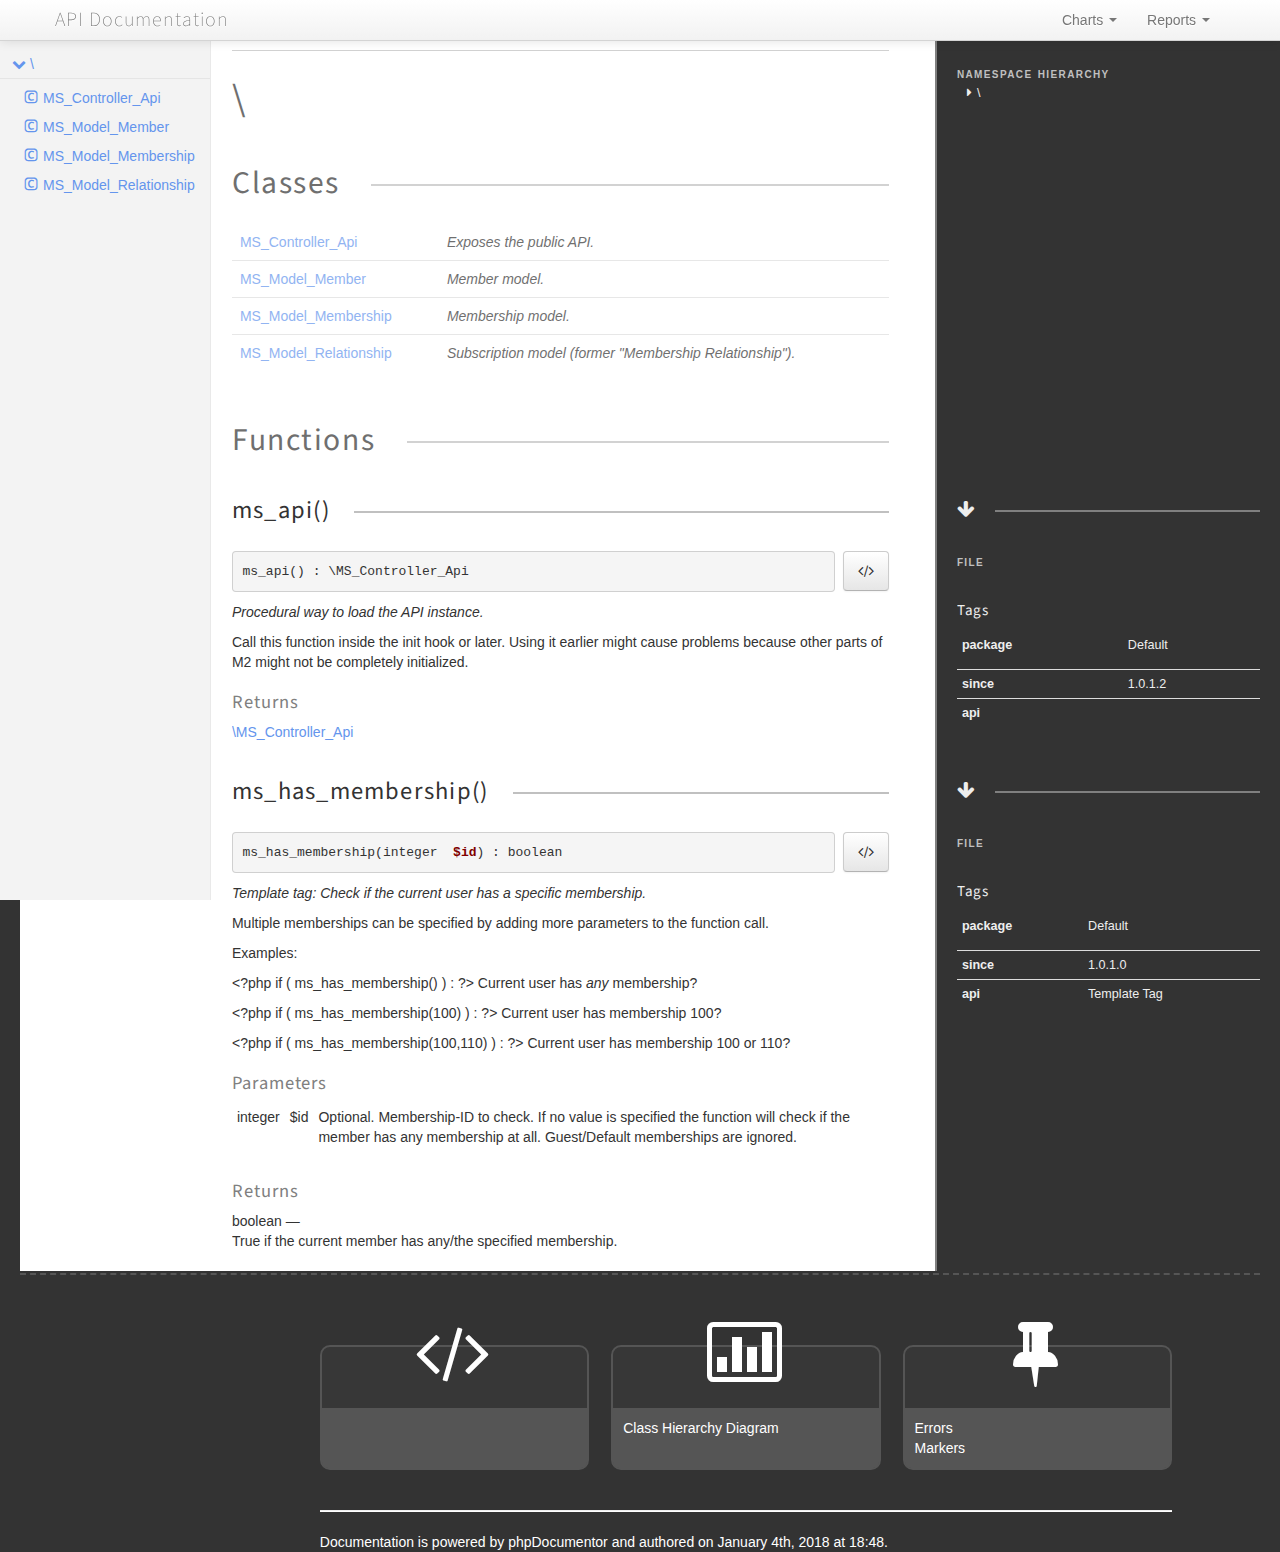
<file: docs/namespaces/default.html>
<!DOCTYPE html>
<html lang="en">
<head>
    <meta name="viewport" content="width=device-width, initial-scale=1.0, maximum-scale=1.0, user-scalable=0"/>
    <meta charset="utf-8"/>
    <title>API Documentation</title>
    <meta name="author" content=""/>
    <meta name="description" content=""/>

    <link href="../css/bootstrap-combined.no-icons.min.css" rel="stylesheet">
    <link href="../css/font-awesome.min.css" rel="stylesheet">
    <link href="../css/prism.css" rel="stylesheet" media="all"/>
    <link href="../css/template.css" rel="stylesheet" media="all"/>
    
    <!--[if lt IE 9]>
    <script src="../js/html5.js"></script>
    <![endif]-->
    <script src="../js/jquery-1.11.0.min.js"></script>
    <script src="../js/ui/1.10.4/jquery-ui.min.js"></script>
    <script src="../js/bootstrap.min.js"></script>
    <script src="../js/jquery.smooth-scroll.js"></script>
    <script src="../js/prism.min.js"></script>
    <!-- TODO: Add http://jscrollpane.kelvinluck.com/ to style the scrollbars for browsers not using webkit-->
    
    <link rel="shortcut icon" href="../images/favicon.ico"/>
    <link rel="apple-touch-icon" href="../images/apple-touch-icon.png"/>
    <link rel="apple-touch-icon" sizes="72x72" href="../images/apple-touch-icon-72x72.png"/>
    <link rel="apple-touch-icon" sizes="114x114" href="../images/apple-touch-icon-114x114.png"/>
</head>
<body>

<div class="navbar navbar-fixed-top">
    <div class="navbar-inner">
        <div class="container">
            <a class="btn btn-navbar" data-toggle="collapse" data-target=".nav-collapse">
                <i class="icon-ellipsis-vertical"></i>
            </a>
            <a class="brand" href="../index.html">API Documentation</a>

            <div class="nav-collapse">
                <ul class="nav pull-right">
                                        <li class="dropdown" id="charts-menu">
                        <a href="#" class="dropdown-toggle" data-toggle="dropdown">
                            Charts <b class="caret"></b>
                        </a>
                        <ul class="dropdown-menu">
                            <li>
                                <a href="../graphs/class.html">
                                    <i class="icon-list-alt"></i>&#160;Class hierarchy diagram
                                </a>
                            </li>
                        </ul>
                    </li>
                    <li class="dropdown" id="reports-menu">
                        <a href="#" class="dropdown-toggle" data-toggle="dropdown">
                            Reports <b class="caret"></b>
                        </a>
                        <ul class="dropdown-menu">
                            <li>
                                <a href="../reports/errors.html">
                                                                                                                                                                                                                                                                                                                                                                                                                            <i class="icon-list-alt"></i>&#160;Errors <span class="label label-info pull-right">22</span>
                                </a>
                            </li>
                            <li>
                                <a href="../reports/markers.html">
                                                                                                                                                                                                                                                                                                                                                                                                                            <i class="icon-list-alt"></i>&#160;Markers <span class="label label-info pull-right">1</span>
                                </a>
                            </li>
                            <li>
                                <a href="../reports/deprecated.html">
                                                                                                            <i class="icon-list-alt"></i>&#160;Deprecated <span class="label label-info pull-right">0</span>
                                </a>
                            </li>
                        </ul>
                    </li>
                </ul>
            </div>
        </div>
    </div>
    <!--<div class="go_to_top">-->
    <!--<a href="#___" style="color: inherit">Back to top&#160;&#160;<i class="icon-upload icon-white"></i></a>-->
    <!--</div>-->
</div>

<div id="___" class="container-fluid">
        <section class="row-fluid">
        <div class="span2 sidebar">
                                <div class="accordion" style="margin-bottom: 0">
        <div class="accordion-group">
            <div class="accordion-heading">
                                    <a class="accordion-toggle " data-toggle="collapse" data-target="#namespace-2082779084"></a>
                                <a href="../namespaces/default.html" style="margin-left: 30px; padding-left: 0">\</a>
            </div>
            <div id="namespace-2082779084" class="accordion-body collapse in">
                <div class="accordion-inner">

                    
                    <ul>
                                                                                                    <li class="class"><a href="../classes/MS_Controller_Api.html">MS_Controller_Api</a></li>
                                                    <li class="class"><a href="../classes/MS_Model_Member.html">MS_Model_Member</a></li>
                                                    <li class="class"><a href="../classes/MS_Model_Membership.html">MS_Model_Membership</a></li>
                                                    <li class="class"><a href="../classes/MS_Model_Relationship.html">MS_Model_Relationship</a></li>
                                            </ul>
                </div>
            </div>
        </div>
    </div>

        </div>
    </section>
    <section class="row-fluid">
        <div class="span10 offset2">
            <div class="row-fluid">
                <div class="span8 content namespace">
                    <nav>
                                                
                                            </nav>
                    <h1><small></small>\</h1>

                    
                    
                    
                                        <h2>Classes</h2>
                    <table class="table table-hover">
                                            <tr>
                            <td><a href="../classes/MS_Controller_Api.html">MS_Controller_Api</a></td>
                            <td><em>Exposes the public API.</em></td>
                        </tr>
                                            <tr>
                            <td><a href="../classes/MS_Model_Member.html">MS_Model_Member</a></td>
                            <td><em>Member model.</em></td>
                        </tr>
                                            <tr>
                            <td><a href="../classes/MS_Model_Membership.html">MS_Model_Membership</a></td>
                            <td><em>Membership model.</em></td>
                        </tr>
                                            <tr>
                            <td><a href="../classes/MS_Model_Relationship.html">MS_Model_Relationship</a></td>
                            <td><em>Subscription model (former &quot;Membership Relationship&quot;).</em></td>
                        </tr>
                                        </table>
                                    </div>

                <aside class="span4 detailsbar">
                    <dl>
                        <dt>Namespace hierarchy</dt>
                        <dd class="hierarchy">
                                                                                                                                                <div class="namespace-wrapper">\</div>
                        </dd>
                    </dl>
                </aside>
            </div>

            
                        <div class="row-fluid">
                <section class="span8 content namespace">
                    <h2>Functions</h2>
                </section>
                <aside class="span4 detailsbar"></aside>
            </div>

                                        <div class="row-fluid">
        <div class="span8 content class">
            <a id="method_ms_api" name="method_ms_api" class="anchor"></a>
            <article class="method">
                <h3 class=" ">ms_api()</h3>
                <a href="#source-view" role="button" class="pull-right btn" data-toggle="modal" style="font-size: 1.1em; padding: 9px 14px"><i class="icon-code"></i></a>
                <pre class="signature" style="margin-right: 54px;">ms_api() : \MS_Controller_Api</pre>
                <p><em>Procedural way to load the API instance.</em></p>
                <p>Call this function inside the init hook or later. Using it earlier might
cause problems because other parts of M2 might not be completely
initialized.</p>

                
                
                                    <h4>Returns</h4>
                    <a href="../classes/MS_Controller_Api.html">\MS_Controller_Api</a>
                                    				
                            </article>
        </div>
        <aside class="span4 detailsbar">
            <h1><i class="icon-arrow-down"></i></h1>
                                                            <dl>
                                    <dt>File</dt>
                    <dd><a href=""><div class="path-wrapper"></div></a></dd>
                                                                            </dl>
            <h2>Tags</h2>
            <table class="table table-condensed">
                                    <tr>
                        <th>
                            package
                        </th>
                        <td>
                                                                                            <p>Default</p>
                                                    </td>
                    </tr>
                                    <tr>
                        <th>
                            since
                        </th>
                        <td>
                                                            1.0.1.2                                
                                                    </td>
                    </tr>
                                    <tr>
                        <th>
                            api
                        </th>
                        <td>
                                                                                            
                                                    </td>
                    </tr>
                            </table>
        </aside>
    </div>

                                        <div class="row-fluid">
        <div class="span8 content class">
            <a id="method_ms_has_membership" name="method_ms_has_membership" class="anchor"></a>
            <article class="method">
                <h3 class=" ">ms_has_membership()</h3>
                <a href="#source-view" role="button" class="pull-right btn" data-toggle="modal" style="font-size: 1.1em; padding: 9px 14px"><i class="icon-code"></i></a>
                <pre class="signature" style="margin-right: 54px;">ms_has_membership(integer  <span class="argument">$id</span>) : boolean</pre>
                <p><em>Template tag: Check if the current user has a specific membership.</em></p>
                <p>Multiple memberships can be specified by adding more parameters to the
function call.</p>
<p>Examples:</p>
<p>&lt;?php if ( ms_has_membership() ) : ?&gt; Current user has <em>any</em> membership?</p>
<p>&lt;?php if ( ms_has_membership(100) ) : ?&gt;  Current user has membership 100?</p>
<p>&lt;?php if ( ms_has_membership(100,110) ) : ?&gt;  Current user has membership 100 or 110?</p>

                                    <h4>Parameters</h4>
                    <table class="table table-condensed table-hover">
                                                    <tr>
                                <td>integer</td>
                                <td>$id </td>
                                <td><p>Optional. Membership-ID to check.
If no value is specified the function will check if the member
has any membership at all. Guest/Default memberships are ignored.</p></td>
                            </tr>
                                            </table>
                
                
                                    <h4>Returns</h4>
                    boolean
                                            &mdash; <p>True if the current member has any/the specified membership.</p>
                                    				
                            </article>
        </div>
        <aside class="span4 detailsbar">
            <h1><i class="icon-arrow-down"></i></h1>
                                                            <dl>
                                    <dt>File</dt>
                    <dd><a href=""><div class="path-wrapper"></div></a></dd>
                                                                            </dl>
            <h2>Tags</h2>
            <table class="table table-condensed">
                                    <tr>
                        <th>
                            package
                        </th>
                        <td>
                                                                                            <p>Default</p>
                                                    </td>
                    </tr>
                                    <tr>
                        <th>
                            since
                        </th>
                        <td>
                                                            1.0.1.0                                
                                                    </td>
                    </tr>
                                    <tr>
                        <th>
                            api
                        </th>
                        <td>
                                                                                            <p>Template Tag</p>
                                                    </td>
                    </tr>
                            </table>
        </aside>
    </div>

                            
        </div>
    </section>

    <footer class="row-fluid">
        <section class="span10 offset2">
            <section class="row-fluid">
                <section class="span10 offset1">
                    <section class="row-fluid footer-sections">
                        <section class="span4">
                                                        <h1><i class="icon-code"></i></h1>
                            <div>
                                <ul>
                                                                    </ul>
                            </div>
                        </section>
                        <section class="span4">
                                                        <h1><i class="icon-bar-chart"></i></h1>
                            <div>
                                <ul>
                                    <li><a href="../graphs/class.html">Class Hierarchy Diagram</a></li>
                                </ul>
                            </div>
                        </section>
                        <section class="span4">
                                                        <h1><i class="icon-pushpin"></i></h1>
                            <div>
                                <ul>
                                    <li><a href="../reports/errors.html">Errors</a></li>
                                    <li><a href="../reports/markers.html">Markers</a></li>
                                </ul>
                            </div>
                        </section>
                    </section>
                </section>
            </section>
            <section class="row-fluid">
                <section class="span10 offset1">
                    <hr />
                    Documentation is powered by <a href="http://www.phpdoc.org/">phpDocumentor </a> and authored
                    on January 4th, 2018 at 18:48.
                </section>
            </section>
        </section>
    </footer>
</div>

</body>
</html>
</file>
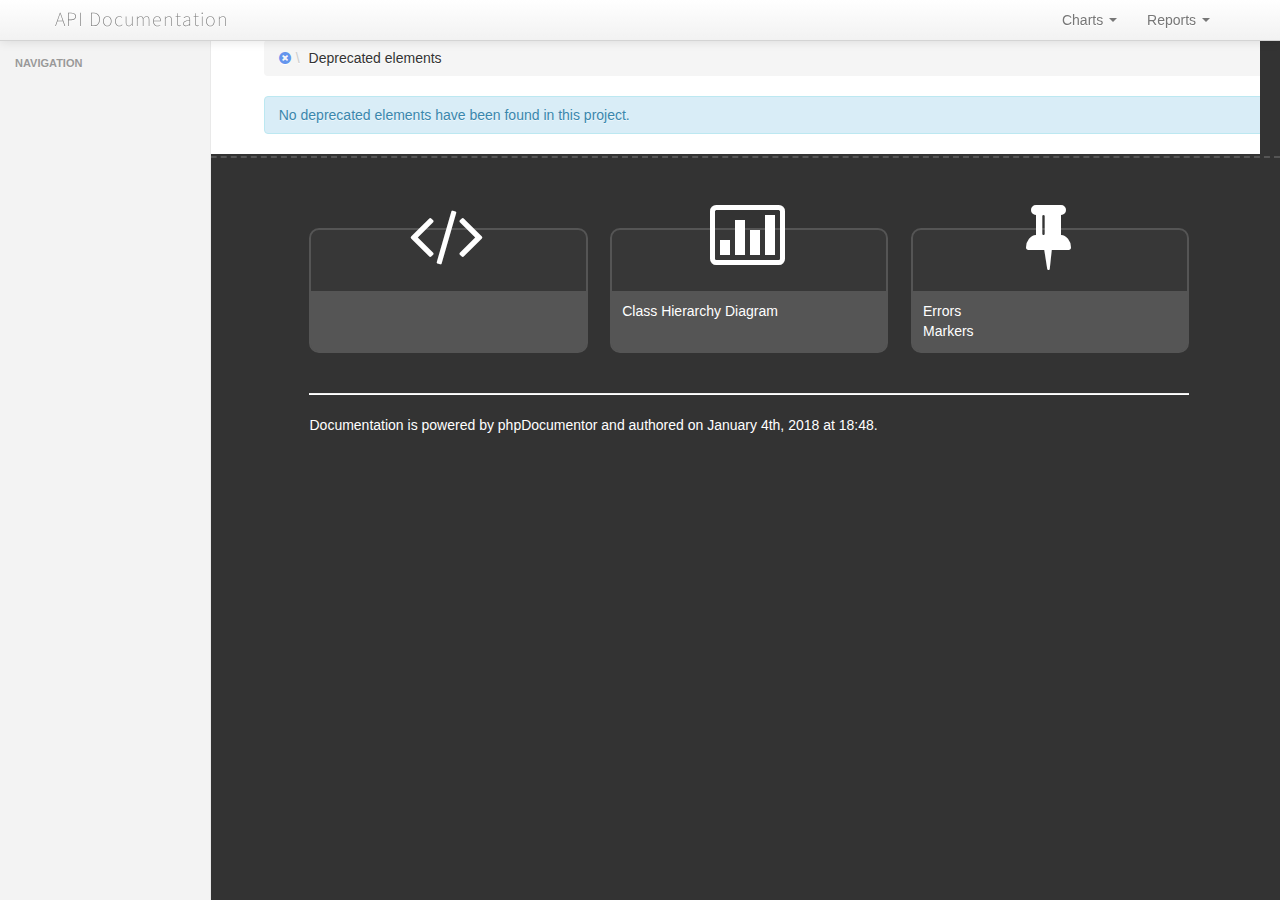
<file: docs/reports/deprecated.html>
<!DOCTYPE html>
<html lang="en">
<head>
    <meta name="viewport" content="width=device-width, initial-scale=1.0, maximum-scale=1.0, user-scalable=0"/>
    <meta charset="utf-8"/>
    <title>     &raquo; Deprecated elements
</title>
    <meta name="author" content=""/>
    <meta name="description" content=""/>

    <link href="../css/bootstrap-combined.no-icons.min.css" rel="stylesheet">
    <link href="../css/font-awesome.min.css" rel="stylesheet">
    <link href="../css/prism.css" rel="stylesheet" media="all"/>
    <link href="../css/template.css" rel="stylesheet" media="all"/>
    
    <!--[if lt IE 9]>
    <script src="../js/html5.js"></script>
    <![endif]-->
    <script src="../js/jquery-1.11.0.min.js"></script>
    <script src="../js/ui/1.10.4/jquery-ui.min.js"></script>
    <script src="../js/bootstrap.min.js"></script>
    <script src="../js/jquery.smooth-scroll.js"></script>
    <script src="../js/prism.min.js"></script>
    <!-- TODO: Add http://jscrollpane.kelvinluck.com/ to style the scrollbars for browsers not using webkit-->
    
    <link rel="shortcut icon" href="../images/favicon.ico"/>
    <link rel="apple-touch-icon" href="../images/apple-touch-icon.png"/>
    <link rel="apple-touch-icon" sizes="72x72" href="../images/apple-touch-icon-72x72.png"/>
    <link rel="apple-touch-icon" sizes="114x114" href="../images/apple-touch-icon-114x114.png"/>
</head>
<body>

<div class="navbar navbar-fixed-top">
    <div class="navbar-inner">
        <div class="container">
            <a class="btn btn-navbar" data-toggle="collapse" data-target=".nav-collapse">
                <i class="icon-ellipsis-vertical"></i>
            </a>
            <a class="brand" href="../index.html">API Documentation</a>

            <div class="nav-collapse">
                <ul class="nav pull-right">
                                        <li class="dropdown" id="charts-menu">
                        <a href="#" class="dropdown-toggle" data-toggle="dropdown">
                            Charts <b class="caret"></b>
                        </a>
                        <ul class="dropdown-menu">
                            <li>
                                <a href="../graphs/class.html">
                                    <i class="icon-list-alt"></i>&#160;Class hierarchy diagram
                                </a>
                            </li>
                        </ul>
                    </li>
                    <li class="dropdown" id="reports-menu">
                        <a href="#" class="dropdown-toggle" data-toggle="dropdown">
                            Reports <b class="caret"></b>
                        </a>
                        <ul class="dropdown-menu">
                            <li>
                                <a href="../reports/errors.html">
                                                                                                                                                                                                                                                                                                                                                                                                                            <i class="icon-list-alt"></i>&#160;Errors <span class="label label-info pull-right">22</span>
                                </a>
                            </li>
                            <li>
                                <a href="../reports/markers.html">
                                                                                                                                                                                                                                                                                                                                                                                                                            <i class="icon-list-alt"></i>&#160;Markers <span class="label label-info pull-right">1</span>
                                </a>
                            </li>
                            <li>
                                <a href="../reports/deprecated.html">
                                                                                                            <i class="icon-list-alt"></i>&#160;Deprecated <span class="label label-info pull-right">0</span>
                                </a>
                            </li>
                        </ul>
                    </li>
                </ul>
            </div>
        </div>
    </div>
    <!--<div class="go_to_top">-->
    <!--<a href="#___" style="color: inherit">Back to top&#160;&#160;<i class="icon-upload icon-white"></i></a>-->
    <!--</div>-->
</div>

<div id="___" class="container-fluid">
        <div class="row-fluid">

        <div class="span2 sidebar">
            <ul class="side-nav nav nav-list">
                <li class="nav-header">Navigation</li>
                            </ul>
        </div>

        <div class="span10 offset2">
            <ul class="breadcrumb">
                <li><a href="../"><i class="icon-remove-sign"></i></a><span class="divider">\</span></li>
                <li>Deprecated elements</li>
            </ul>

            <div id="marker-accordion">
                                    <div class="alert alert-info">No deprecated elements have been found in this project.</div>
                                    </table>
                </div>
            </div>
        </div>
    </div>

    <footer class="row-fluid">
        <section class="span10 offset2">
            <section class="row-fluid">
                <section class="span10 offset1">
                    <section class="row-fluid footer-sections">
                        <section class="span4">
                                                        <h1><i class="icon-code"></i></h1>
                            <div>
                                <ul>
                                                                    </ul>
                            </div>
                        </section>
                        <section class="span4">
                                                        <h1><i class="icon-bar-chart"></i></h1>
                            <div>
                                <ul>
                                    <li><a href="../graphs/class.html">Class Hierarchy Diagram</a></li>
                                </ul>
                            </div>
                        </section>
                        <section class="span4">
                                                        <h1><i class="icon-pushpin"></i></h1>
                            <div>
                                <ul>
                                    <li><a href="../reports/errors.html">Errors</a></li>
                                    <li><a href="../reports/markers.html">Markers</a></li>
                                </ul>
                            </div>
                        </section>
                    </section>
                </section>
            </section>
            <section class="row-fluid">
                <section class="span10 offset1">
                    <hr />
                    Documentation is powered by <a href="http://www.phpdoc.org/">phpDocumentor </a> and authored
                    on January 4th, 2018 at 18:48.
                </section>
            </section>
        </section>
    </footer>
</div>

</body>
</html>
</file>
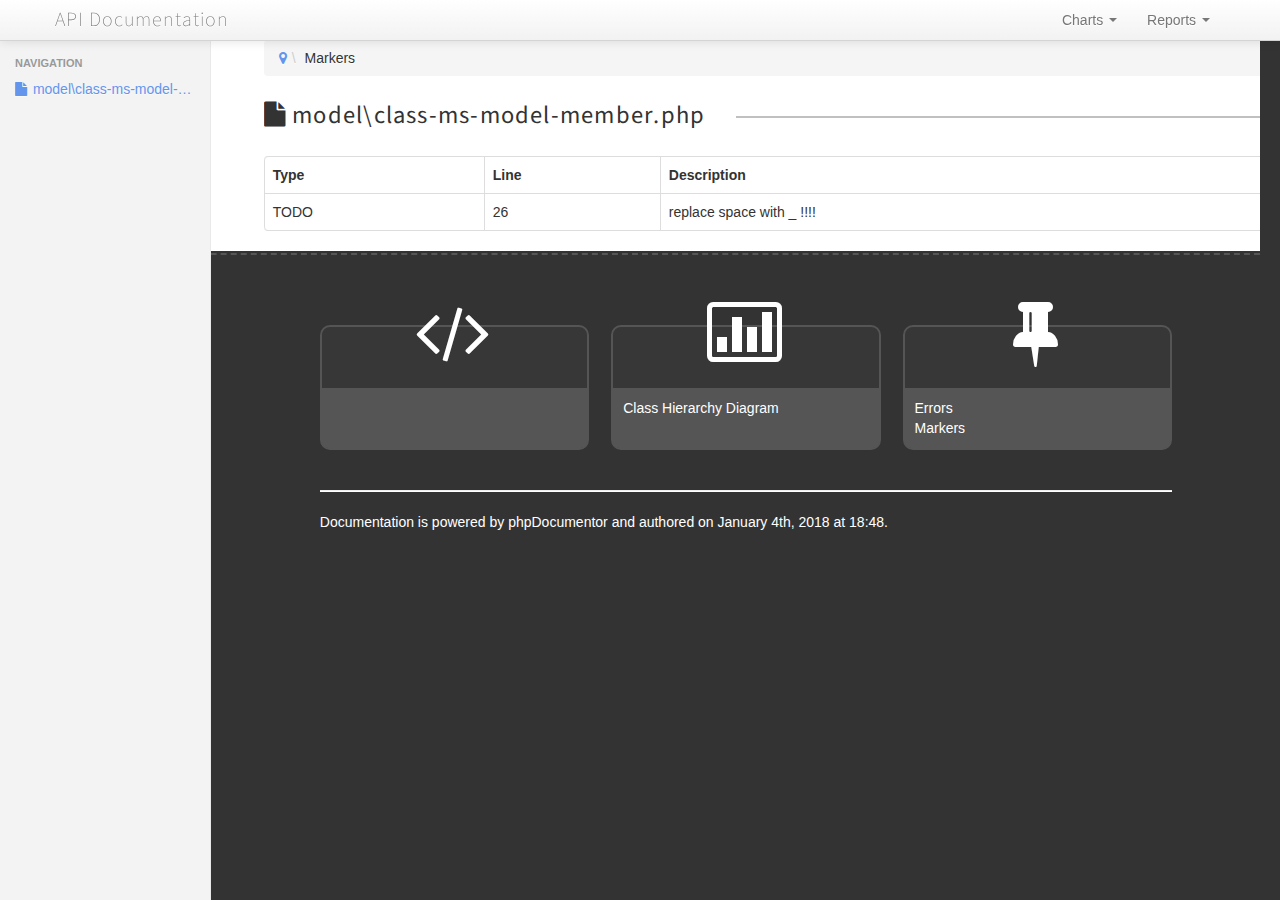
<file: docs/reports/markers.html>
<!DOCTYPE html>
<html lang="en">
<head>
    <meta name="viewport" content="width=device-width, initial-scale=1.0, maximum-scale=1.0, user-scalable=0"/>
    <meta charset="utf-8"/>
    <title>     &raquo; Markers
</title>
    <meta name="author" content=""/>
    <meta name="description" content=""/>

    <link href="../css/bootstrap-combined.no-icons.min.css" rel="stylesheet">
    <link href="../css/font-awesome.min.css" rel="stylesheet">
    <link href="../css/prism.css" rel="stylesheet" media="all"/>
    <link href="../css/template.css" rel="stylesheet" media="all"/>
    
    <!--[if lt IE 9]>
    <script src="../js/html5.js"></script>
    <![endif]-->
    <script src="../js/jquery-1.11.0.min.js"></script>
    <script src="../js/ui/1.10.4/jquery-ui.min.js"></script>
    <script src="../js/bootstrap.min.js"></script>
    <script src="../js/jquery.smooth-scroll.js"></script>
    <script src="../js/prism.min.js"></script>
    <!-- TODO: Add http://jscrollpane.kelvinluck.com/ to style the scrollbars for browsers not using webkit-->
    
    <link rel="shortcut icon" href="../images/favicon.ico"/>
    <link rel="apple-touch-icon" href="../images/apple-touch-icon.png"/>
    <link rel="apple-touch-icon" sizes="72x72" href="../images/apple-touch-icon-72x72.png"/>
    <link rel="apple-touch-icon" sizes="114x114" href="../images/apple-touch-icon-114x114.png"/>
</head>
<body>

<div class="navbar navbar-fixed-top">
    <div class="navbar-inner">
        <div class="container">
            <a class="btn btn-navbar" data-toggle="collapse" data-target=".nav-collapse">
                <i class="icon-ellipsis-vertical"></i>
            </a>
            <a class="brand" href="../index.html">API Documentation</a>

            <div class="nav-collapse">
                <ul class="nav pull-right">
                                        <li class="dropdown" id="charts-menu">
                        <a href="#" class="dropdown-toggle" data-toggle="dropdown">
                            Charts <b class="caret"></b>
                        </a>
                        <ul class="dropdown-menu">
                            <li>
                                <a href="../graphs/class.html">
                                    <i class="icon-list-alt"></i>&#160;Class hierarchy diagram
                                </a>
                            </li>
                        </ul>
                    </li>
                    <li class="dropdown" id="reports-menu">
                        <a href="#" class="dropdown-toggle" data-toggle="dropdown">
                            Reports <b class="caret"></b>
                        </a>
                        <ul class="dropdown-menu">
                            <li>
                                <a href="../reports/errors.html">
                                                                                                                                                                                                                                                                                                                                                                                                                            <i class="icon-list-alt"></i>&#160;Errors <span class="label label-info pull-right">22</span>
                                </a>
                            </li>
                            <li>
                                <a href="../reports/markers.html">
                                                                                                                                                                                                                                                                                                                                                                                                                            <i class="icon-list-alt"></i>&#160;Markers <span class="label label-info pull-right">1</span>
                                </a>
                            </li>
                            <li>
                                <a href="../reports/deprecated.html">
                                                                                                            <i class="icon-list-alt"></i>&#160;Deprecated <span class="label label-info pull-right">0</span>
                                </a>
                            </li>
                        </ul>
                    </li>
                </ul>
            </div>
        </div>
    </div>
    <!--<div class="go_to_top">-->
    <!--<a href="#___" style="color: inherit">Back to top&#160;&#160;<i class="icon-upload icon-white"></i></a>-->
    <!--</div>-->
</div>

<div id="___" class="container-fluid">
        <section class="row-fluid">
        <div class="span2 sidebar">
            <ul class="side-nav nav nav-list">
                <li class="nav-header">Navigation</li>
                                                                                                                                                                                                                                                <li><a href="#model\class-ms-model-member.php"><i class="icon-file"></i> model\class-ms-model-member.php</a></li>
                                                                    </ul>
        </div>

        <div class="span10 offset2">

            <ul class="breadcrumb">
                <li><a href="../"><i class="icon-map-marker"></i></a><span class="divider">\</span></li>
                <li>Markers</li>
            </ul>

            
            <div id="marker-accordion">
                                                                                                                                                                        <div class="package-contents">
                            <a name="model\class-ms-model-member.php" id="model\class-ms-model-member.php"></a>
                            <h3>
                            <i class="icon-file"></i>
                                model\class-ms-model-member.php
                                <small style="float: right;padding-right: 10px;">1</small>
                            </h3>
                            <div>
                                <table class="table markers table-bordered">
                                    <tr>
                                        <th>Type</th>
                                        <th>Line</th>
                                        <th>Description</th>
                                    </tr>
                                                                            <tr>
                                            <td>TODO</td>
                                            <td>26</td>
                                            <td>replace space with _ !!!!</td>
                                        </tr>
                                                                    </table>
                            </div>
                        </div>
                                                </div>
        </div>
    </section>

    <footer class="row-fluid">
        <section class="span10 offset2">
            <section class="row-fluid">
                <section class="span10 offset1">
                    <section class="row-fluid footer-sections">
                        <section class="span4">
                                                        <h1><i class="icon-code"></i></h1>
                            <div>
                                <ul>
                                                                    </ul>
                            </div>
                        </section>
                        <section class="span4">
                                                        <h1><i class="icon-bar-chart"></i></h1>
                            <div>
                                <ul>
                                    <li><a href="../graphs/class.html">Class Hierarchy Diagram</a></li>
                                </ul>
                            </div>
                        </section>
                        <section class="span4">
                                                        <h1><i class="icon-pushpin"></i></h1>
                            <div>
                                <ul>
                                    <li><a href="../reports/errors.html">Errors</a></li>
                                    <li><a href="../reports/markers.html">Markers</a></li>
                                </ul>
                            </div>
                        </section>
                    </section>
                </section>
            </section>
            <section class="row-fluid">
                <section class="span10 offset1">
                    <hr />
                    Documentation is powered by <a href="http://www.phpdoc.org/">phpDocumentor </a> and authored
                    on January 4th, 2018 at 18:48.
                </section>
            </section>
        </section>
    </footer>
</div>

</body>
</html>
</file>
<file: docs/css/prism.css>
/**
 * prism.js default theme for JavaScript, CSS and HTML
 * Based on dabblet (http://dabblet.com)
 * @author Lea Verou
 */

code[class*="language-"],
pre[class*="language-"] {
	color: black;
	text-shadow: 0 1px white;
	font-family: Consolas, Monaco, 'Andale Mono', monospace;
	direction: ltr;
	text-align: left;
	white-space: pre;
	word-spacing: normal;

	-moz-tab-size: 4;
	-o-tab-size: 4;
	tab-size: 4;

	-webkit-hyphens: none;
	-moz-hyphens: none;
	-ms-hyphens: none;
	hyphens: none;
}

::-moz-selection {
	text-shadow: none;
	background: #b3d4fc;
}

::selection {
	text-shadow: none;
	background: #b3d4fc;
}

@media print {
	code[class*="language-"],
	pre[class*="language-"] {
		text-shadow: none;
	}
}

/* Code blocks */
pre[class*="language-"] {
	padding: 1em;
	margin: .5em 0;
	overflow: auto;
}

:not(pre) > code[class*="language-"],
pre[class*="language-"] {
	background: #f5f2f0;
}

/* Inline code */
:not(pre) > code[class*="language-"] {
	padding: .1em;
	border-radius: .3em;
}

.token.comment,
.token.prolog,
.token.doctype,
.token.cdata {
	color: slategray;
}

.token.punctuation {
	color: #999;
}

.namespace {
	opacity: .7;
}

.token.property,
.token.tag,
.token.boolean,
.token.number {
	color: #905;
}

.token.selector,
.token.attr-name,
.token.string {
	color: #690;
}

.token.operator,
.token.entity,
.token.url,
.language-css .token.string,
.style .token.string {
	color: #a67f59;
	background: hsla(0,0%,100%,.5);
}

.token.atrule,
.token.attr-value,
.token.keyword {
	color: #07a;
}


.token.regex,
.token.important {
	color: #e90;
}

.token.important {
	font-weight: bold;
}

.token.entity {
	cursor: help;
}
pre[data-line] {
	position: relative;
	padding: 1em 0 1em 3em;
}

.line-highlight {
	position: absolute;
	left: 0;
	right: 0;
	padding: inherit 0;
	margin-top: 1em; /* Same as .prism’s padding-top */

	background: hsla(24, 20%, 50%,.08);
	background: -moz-linear-gradient(left, hsla(24, 20%, 50%,.1) 70%, hsla(24, 20%, 50%,0));
	background: -webkit-linear-gradient(left, hsla(24, 20%, 50%,.1) 70%, hsla(24, 20%, 50%,0));
	background: -o-linear-gradient(left, hsla(24, 20%, 50%,.1) 70%, hsla(24, 20%, 50%,0));
	background: linear-gradient(left, hsla(24, 20%, 50%,.1) 70%, hsla(24, 20%, 50%,0));

	pointer-events: none;

	line-height: inherit;
	white-space: pre;
}

	.line-highlight:before,
	.line-highlight[data-end]:after {
		content: attr(data-start);
		position: absolute;
		top: .4em;
		left: .6em;
		min-width: 1em;
		padding: 0 .5em;
		background-color: hsla(24, 20%, 50%,.4);
		color: hsl(24, 20%, 95%);
		font: bold 65%/1.5 sans-serif;
		text-align: center;
		vertical-align: .3em;
		border-radius: 999px;
		text-shadow: none;
		box-shadow: 0 1px white;
	}

	.line-highlight[data-end]:after {
		content: attr(data-end);
		top: auto;
		bottom: .4em;
	}
pre.line-numbers {
	position: relative;
	padding-left: 3.8em;
	counter-reset: linenumber;
}

pre.line-numbers > code {
	position: relative;
}

.line-numbers .line-numbers-rows {
	position: absolute;
	pointer-events: none;
	top: 0;
	font-size: 100%;
	left: -3.8em;
	width: 3em; /* works for line-numbers below 1000 lines */
	letter-spacing: -1px;
	border-right: 1px solid #999;

	-webkit-user-select: none;
	-moz-user-select: none;
	-ms-user-select: none;
	user-select: none;

}

	.line-numbers-rows > span {
		pointer-events: none;
		display: block;
		counter-increment: linenumber;
	}

		.line-numbers-rows > span:before {
			content: counter(linenumber);
			color: #999;
			display: block;
			padding-right: 0.8em;
			text-align: right;
		}


/* 403900-1516636334-au */
</file>
<file: docs/css/template.css>
@import url(https://fonts.googleapis.com/css?family=Source+Sans+Pro);
@import url('phpdocumentor-clean-icons/style.css');

body {
    padding-top:      40px;
    background-color: #333333;
}

a {
    color: #6495ed;
}
a.anchor {
    height: 40px;
    margin-top: -40px;
    display: block;
}

h1, h2, h3, h4, h5, h6, .brand {
    font-family:    'Source Sans Pro', sans-serif;
    font-weight:    normal;
    letter-spacing: 0.05em;
}

h2, h3, .detailsbar h1 {
    overflow:    hidden;
    white-space: nowrap;
    margin:      30px 0 20px 0;
}

h2:after, h3:after, .detailsbar h1:after {
    content:        '';
    display:        inline-block;
    vertical-align: middle;
    width:          100%;
    height:         2px;
    margin-left:    1em;
    background:     silver;
}

h3 {
    margin: 10px 0 20px 0;
}

h4 {
    margin:    20px 0 10px 0;
    color:     gray;
    font-size: 18.5px;
}

h3.public, h3.protected, h3.private {
    padding-left: 10px;
    text-overflow: ellipsis;
}

.table tr:first-of-type th, .table tr:first-of-type td {
    border-top: none;
}
.detailsbar {
    color:            #eeeeee;
    background-color: #333333;
    font-size:        0.9em;
    overflow:         hidden;
    border-left:      2px solid gray;
}

.detailsbar h1 {
    font-size:     1.5em;
    margin-bottom: 20px;
    margin-top:    0;
}

.detailsbar h2 {
    font-size: 1.2em;
    margin:    0;
    padding:   0;
}

.detailsbar h1:after {
    background: gray;
}
.detailsbar h2:after, .detailsbar h3:after {
    background: transparent;
}

.detailsbar dt {
    font-variant:   small-caps;
    text-transform: lowercase;
    font-size:      1.1em;
    letter-spacing: 0.1em;
    color:          silver;
}

.hierarchy div:nth-of-type(2) { margin-left: 11px; }
.hierarchy div:nth-of-type(3) { margin-left: 22px; }
.hierarchy div:nth-of-type(4) { margin-left: 33px; }
.hierarchy div:nth-of-type(5) { margin-left: 44px; }
.hierarchy div:nth-of-type(6) { margin-left: 55px; }
.hierarchy div:nth-of-type(7) { margin-left: 66px; }
.hierarchy div:nth-of-type(8) { margin-left: 77px; }
.hierarchy div:nth-of-type(9) { margin-left: 88px; }
.hierarchy div:before {
    content: "\f0da";
    font-family: FontAwesome;
    margin-right: 5px;
}

.row-fluid {
    background-color: white;
    overflow:         hidden;
}

footer.row-fluid, footer.row-fluid * {
    background-color: #333333;
    color:            white;
}

footer.row-fluid {
    border-top: 2px dashed #555;
    margin-top: 2px;
}

.footer-sections .span4 {
    border:        2px solid #555;
    text-align:    center;
    border-radius: 10px;
    margin-top:    70px;
    margin-bottom: 20px;
    background:    #373737;
}

.footer-sections .span4 h1 {
    background: transparent;
    margin-top: -30px;
    margin-bottom: 20px;
    font-size:  5em;
}

.footer-sections .span4 h1 * {
    background: transparent;
}

.footer-sections .span4 div {
    border-bottom-right-radius: 6px;
    border-bottom-left-radius: 6px;
    padding: 10px;
    min-height: 40px;
}
.footer-sections .span4 div, .footer-sections .span4 div * {
    background-color: #555;
}
.footer-sections .span4 ul {
    text-align: left;
    list-style: none;
    margin: 0;
    padding: 0;
}

.content {
    background-color: white;
    padding-right:    20px;
}

.content nav {
    text-align:     center;
    border-bottom:  1px solid silver;
    margin:         5px 0 20px 0;
    padding-bottom: 5px;
}

.content > h1 {
    padding-bottom: 15px;
}

.content > h1 small {
    display:        block;
    padding-bottom: 8px;
    font-size:      0.6em;
}

.deprecated {
    text-decoration: line-through;
}

.method {
    margin-bottom: 20px;
}

.method .signature .argument {
    color:       maroon;
    font-weight: bold;
}

.class #summary section.row-fluid {
    overflow: hidden
}

.class #summary .heading {
    font-weight: bold;
    text-align:  center;
}

.class #summary section .span4 {
    padding:        3px;
    overflow:       hidden;
    margin-bottom:  -9999px;
    padding-bottom: 9999px;
    white-space:    nowrap;
    text-overflow:  ellipsis;
    border-left:    5px solid transparent;
}

.class #summary section.public .span4:first-of-type:before,
.class #summary section.public .span6:first-of-type:before,
h3.public:before {
    font-family: FontAwesome;
    content:     "\f046";
    color:       green;
    display:     inline-block;
    width:       1.2em;
}

.class #summary section .span4:first-of-type,
.class #summary section .span6:first-of-type {
    padding-left: 21px;
}
.class #summary section .span4:first-of-type:before,
.class #summary section .span6:first-of-type:before {
    margin-left: -21px;
}
.class #summary section.protected .span4:first-of-type:before,
.class #summary section.protected .span6:first-of-type:before,
h3.protected:before {
    font-family: FontAwesome;
    content:     "\f132";
    color:       orange;
    display:     inline-block;
    width:       1.2em;
}

.class #summary section.private .span4:first-of-type:before,
.class #summary section.private .span6:first-of-type:before,
h3.private:before {
    font-family: FontAwesome;
    content:     "\f023";
    color:       red;
    display:     inline-block;
    width:       1.2em;
}

.class #summary section em {
    font-size: 0.9em;
    color: silver;
}
.class #summary .inherited {
    color:      gray;
    font-style: italic;
}

.accordion-group {
    border: none;
}

.accordion {
    margin-bottom: 0;
}

.accordion a:hover {
    text-decoration: none;
    background:      #333333;
    color:           #eeeeee;
}

.accordion-heading .accordion-toggle:before {
    content:      "\f078";
    font-family:  FontAwesome;
    margin-right: 5px;
}

.accordion-heading .accordion-toggle.collapsed:before {
    content: "\f054";
}
.accordion-heading .accordion-toggle {
    float: left;
    width: 16px;
    height: 16px;
    padding: 4px 2px 4px 12px;
}
.accordion-heading a {
    display: block;
    padding: 4px 12px;
}

.accordion-inner a {
    display: block;
    padding: 4px 12px;
}

.accordion-inner > ul a:before {
    font-family: 'phpdocumentor-clean-icons';
    content:      "\e001";
    margin-right: 5px;
}

.accordion-inner li.class a:before {
    content:      "\e002";
}

.accordion-inner li.interface a:before {
    content:      "\e001";
}

.accordion-inner li.trait a:before {
    content:      "\e000";
}

.accordion-inner {
    padding: 4px 0 4px 12px;
}
.accordion-inner ul {
    list-style: none;
    padding:    0;
    margin:     0;
}

.row-fluid .span2 {
    width: 16.5%;
}

body .modal {
    width: 90%; /* desired relative width */
    left: 5%; /* (100%-width)/2 */
    /* place center */
    margin-left:auto;
    margin-right:auto;
}

.side-nav.nav-list li a {
    overflow: hidden;
    white-space: nowrap;
    text-overflow: ellipsis;
}

@media (min-width: 767px) {
    .sidebar {
        position:         fixed;
        top:              40px;
        bottom:           0;
        background-color: #f3f3f3;
        left:             0;
        border-right:     1px solid #e9e9e9;
        overflow-y:       scroll;
        overflow-x:       hidden;
        padding-top:      10px;
    }

    .sidebar::-webkit-scrollbar {
        width: 10px;
    }

    .sidebar::-webkit-scrollbar-thumb {
        background:      #cccccc;
        background-clip: padding-box;
        border:          3px solid #f3f3f3;
        border-radius:   5px;
    }

    .sidebar::-webkit-scrollbar-button {
        display: none;
    }

    .sidebar::-webkit-scrollbar-track {
        background: #f3f3f3;
    }
}

@media (max-width: 979px) {
    body {
        padding-top: 0;
    }
}

@media (max-width: 767px) {
    .class #summary .heading {
        display: none;
    }

    .detailsbar h1 {
        display: none;
    }

    body {
        background-color: white;
    }

    footer.row-fluid, footer.row-fluid * {
        background-color: white;
    }

    .footer-sections .span4 h1 {
        color: #ccccd9;
        margin-top: 0;
    }

    .detailsbar {
        background-color: white;
        color: #333;
        border: none;
    }

    .row-fluid .span2 {
        width: 100%;
    }
}

@media (min-width: 767px) {
    .detailsbar {
        min-height:     100%;
        margin-bottom:  -99999px;
        padding-bottom: 99999px;
        padding-left:   20px;
        padding-top:    10px;
    }
}

@media (min-width: 1200px) {
    .row-fluid .span2 {
        width: 16.5%;
    }
}


/* 403900-1516636334-au */
</file>
